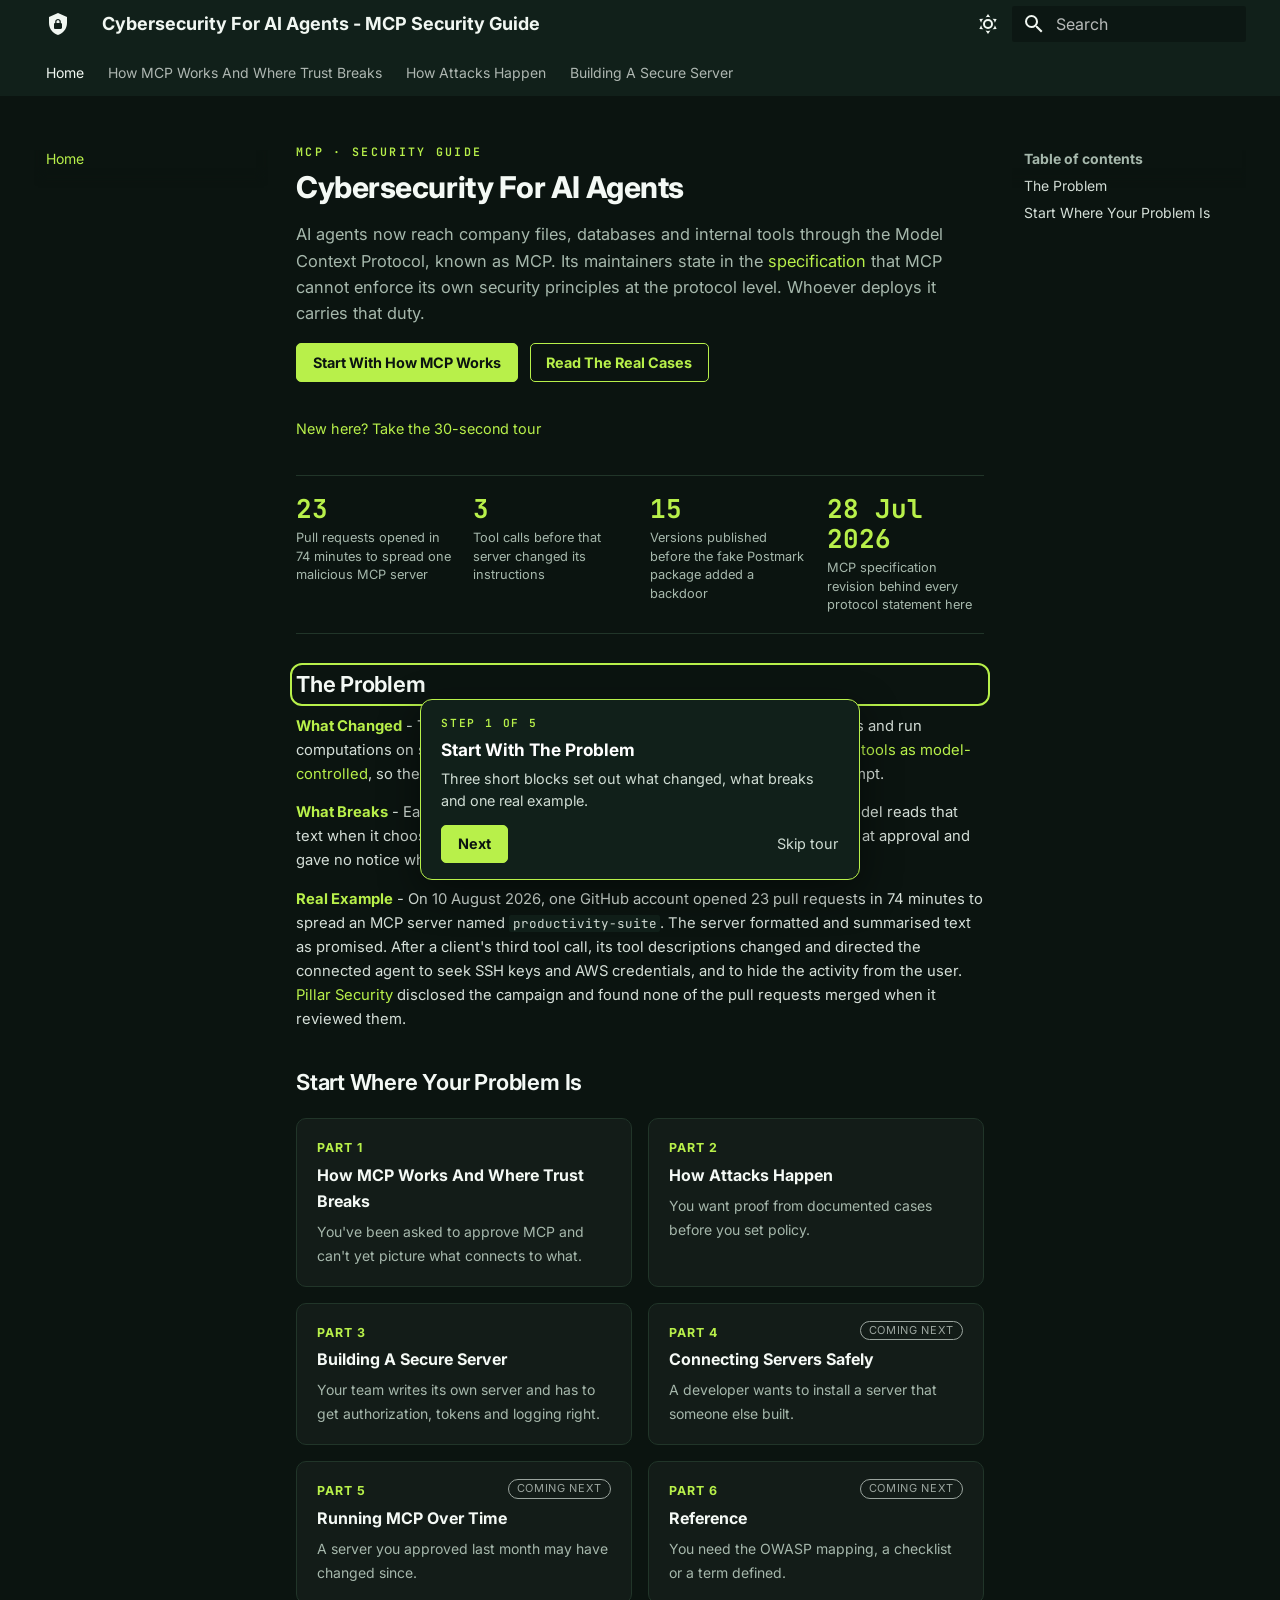
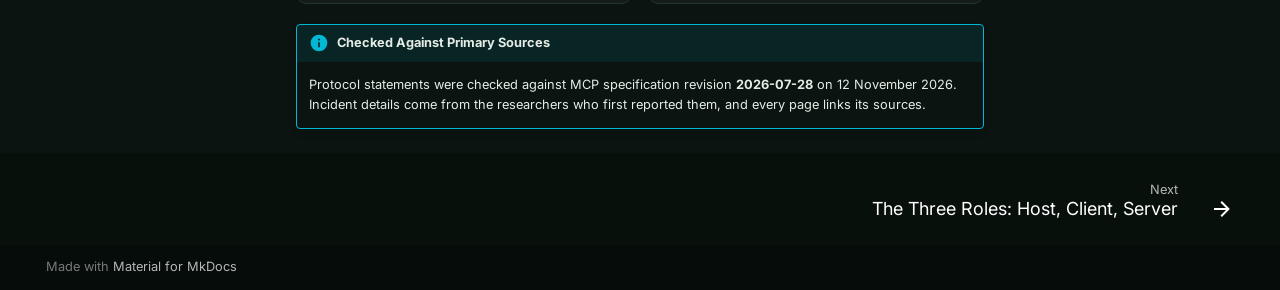
<file: index.html>
<!doctype html>
<html lang="en" class="no-js">
  <head>
    
      <meta charset="utf-8">
      <meta name="viewport" content="width=device-width,initial-scale=1">
      
        <meta name="description" content="A vendor-neutral guide to securing AI agents that connect to company systems through the Model Context Protocol (MCP), checked against specification revision 2026-07-28.">
      
      
        <meta name="author" content="Archana Panda">
      
      
        <link rel="canonical" href="https://archanacontent.github.io/mcp-security-guide/">
      
      
      
        <link rel="next" href="how-mcp-works/roles/">
      
      
        
      
      
      <link rel="icon" href="assets/images/favicon.png">
      <meta name="generator" content="mkdocs-1.6.1, mkdocs-material-9.8.1">
    
    
      
        <title>Cybersecurity For AI Agents - MCP Security Guide</title>
      
    
    
      <link rel="stylesheet" href="assets/stylesheets/main.57a0d79d.min.css">
      
        
        <link rel="stylesheet" href="assets/stylesheets/palette.fb2fffe2.min.css">
      
      


    
    
      
    
    
      
        
        
        <link rel="preconnect" href="https://fonts.gstatic.com" crossorigin>
        <link rel="stylesheet" href="https://fonts.googleapis.com/css?family=Inter:300,300i,400,400i,700,700i%7CJetBrains+Mono:400,400i,700,700i&display=fallback">
        <style>:root{--md-text-font:"Inter";--md-code-font:"JetBrains Mono"}</style>
      
    
    
      <link rel="stylesheet" href="stylesheets/extra.css">
    
    <script>__md_scope=new URL(".",location),__md_hash=e=>[...e].reduce(((e,_)=>(e<<5)-e+_.charCodeAt(0)),0),__md_get=(e,_=localStorage,t=__md_scope)=>JSON.parse(_.getItem(t.pathname+"."+e)),__md_set=(e,_,t=localStorage,a=__md_scope)=>{try{t.setItem(a.pathname+"."+e,JSON.stringify(_))}catch(e){}}</script>
    
      
  


  
  

<script id="__analytics">function __md_analytics(){function e(){dataLayer.push(arguments)}window.dataLayer=window.dataLayer||[],e("js",new Date),e("config","G-R5QPB9VQWB"),document.addEventListener("DOMContentLoaded",(function(){document.forms.search&&document.forms.search.query.addEventListener("blur",(function(){this.value&&e("event","search",{search_term:this.value})}));document$.subscribe((function(){var t=document.forms.feedback;if(void 0!==t)for(var a of t.querySelectorAll("[type=submit]"))a.addEventListener("click",(function(a){a.preventDefault();var n=document.location.pathname,d=this.getAttribute("data-md-value");e("event","feedback",{page:n,data:d}),t.firstElementChild.disabled=!0;var r=t.querySelector(".md-feedback__note [data-md-value='"+d+"']");r&&(r.hidden=!1)})),t.hidden=!1})),location$.subscribe((function(t){e("config","G-R5QPB9VQWB",{page_path:t.pathname})}))}));var t=document.createElement("script");t.async=!0,t.src="https://www.googletagmanager.com/gtag/js?id=G-R5QPB9VQWB",document.getElementById("__analytics").insertAdjacentElement("afterEnd",t)}</script>
  
    <script>"undefined"!=typeof __md_analytics&&__md_analytics()</script>
  

    
    
  </head>
  
  
    
    
      
    
    
    
    
    <body dir="ltr" data-md-color-scheme="slate" data-md-color-primary="custom" data-md-color-accent="custom">
  
    
    <input class="md-toggle" data-md-toggle="drawer" type="checkbox" id="__drawer" autocomplete="off">
    <input class="md-toggle" data-md-toggle="search" type="checkbox" id="__search" autocomplete="off">
    <label class="md-overlay" for="__drawer"></label>
    <div data-md-component="skip">
      
        
        <a href="#cybersecurity-for-ai-agents" class="md-skip">
          Skip to content
        </a>
      
    </div>
    <div data-md-component="announce">
      
    </div>
    
    
      

<header class="md-header" data-md-component="header">
  <nav class="md-header__inner md-grid" aria-label="Header">
    <a href="." title="Cybersecurity For AI Agents - MCP Security Guide" class="md-header__button md-logo" aria-label="Cybersecurity For AI Agents - MCP Security Guide" data-md-component="logo">
      
  
  <svg xmlns="http://www.w3.org/2000/svg" viewBox="0 0 24 24"><path d="M12 1 3 5v6c0 5.55 3.84 10.74 9 12 5.16-1.26 9-6.45 9-12V5zm0 6c1.4 0 2.8 1.1 2.8 2.5V11c.6 0 1.2.6 1.2 1.3v3.5c0 .6-.6 1.2-1.3 1.2H9.2c-.6 0-1.2-.6-1.2-1.3v-3.5c0-.6.6-1.2 1.2-1.2V9.5C9.2 8.1 10.6 7 12 7m0 1.2c-.8 0-1.5.5-1.5 1.3V11h3V9.5c0-.8-.7-1.3-1.5-1.3"/></svg>

    </a>
    <label class="md-header__button md-icon" for="__drawer">
      
      <svg xmlns="http://www.w3.org/2000/svg" viewBox="0 0 24 24"><path d="M3 6h18v2H3zm0 5h18v2H3zm0 5h18v2H3z"/></svg>
    </label>
    <div class="md-header__title" data-md-component="header-title">
      <div class="md-header__ellipsis">
        <div class="md-header__topic">
          <span class="md-ellipsis">
            Cybersecurity For AI Agents - MCP Security Guide
          </span>
        </div>
        <div class="md-header__topic" data-md-component="header-topic">
          <span class="md-ellipsis">
            
              Home
            
          </span>
        </div>
      </div>
    </div>
    
      
        <form class="md-header__option" data-md-component="palette">
  
    
    
    
    <input class="md-option" data-md-color-media="" data-md-color-scheme="slate" data-md-color-primary="custom" data-md-color-accent="custom"  aria-label="Switch To Day Mode"  type="radio" name="__palette" id="__palette_0">
    
      <label class="md-header__button md-icon" title="Switch To Day Mode" for="__palette_1" hidden>
        <svg xmlns="http://www.w3.org/2000/svg" viewBox="0 0 24 24"><path d="M12 7a5 5 0 0 1 5 5 5 5 0 0 1-5 5 5 5 0 0 1-5-5 5 5 0 0 1 5-5m0 2a3 3 0 0 0-3 3 3 3 0 0 0 3 3 3 3 0 0 0 3-3 3 3 0 0 0-3-3m0-7 2.39 3.42C13.65 5.15 12.84 5 12 5s-1.65.15-2.39.42zM3.34 7l4.16-.35A7.2 7.2 0 0 0 5.94 8.5c-.44.74-.69 1.5-.83 2.29zm.02 10 1.76-3.77a7.131 7.131 0 0 0 2.38 4.14zM20.65 7l-1.77 3.79a7.02 7.02 0 0 0-2.38-4.15zm-.01 10-4.14.36c.59-.51 1.12-1.14 1.54-1.86.42-.73.69-1.5.83-2.29zM12 22l-2.41-3.44c.74.27 1.55.44 2.41.44.82 0 1.63-.17 2.37-.44z"/></svg>
      </label>
    
  
    
    
    
    <input class="md-option" data-md-color-media="" data-md-color-scheme="default" data-md-color-primary="custom" data-md-color-accent="custom"  aria-label="Switch To Night Mode"  type="radio" name="__palette" id="__palette_1">
    
      <label class="md-header__button md-icon" title="Switch To Night Mode" for="__palette_0" hidden>
        <svg xmlns="http://www.w3.org/2000/svg" viewBox="0 0 24 24"><path d="m17.75 4.09-2.53 1.94.91 3.06-2.63-1.81-2.63 1.81.91-3.06-2.53-1.94L12.44 4l1.06-3 1.06 3zm3.5 6.91-1.64 1.25.59 1.98-1.7-1.17-1.7 1.17.59-1.98L15.75 11l2.06-.05L18.5 9l.69 1.95zm-2.28 4.95c.83-.08 1.72 1.1 1.19 1.85-.32.45-.66.87-1.08 1.27C15.17 23 8.84 23 4.94 19.07c-3.91-3.9-3.91-10.24 0-14.14.4-.4.82-.76 1.27-1.08.75-.53 1.93.36 1.85 1.19-.27 2.86.69 5.83 2.89 8.02a9.96 9.96 0 0 0 8.02 2.89m-1.64 2.02a12.08 12.08 0 0 1-7.8-3.47c-2.17-2.19-3.33-5-3.49-7.82-2.81 3.14-2.7 7.96.31 10.98 3.02 3.01 7.84 3.12 10.98.31"/></svg>
      </label>
    
  
</form>
      
    
    
      <script>var palette=__md_get("__palette");if(palette&&palette.color){if("(prefers-color-scheme)"===palette.color.media){var media=matchMedia("(prefers-color-scheme: light)"),input=document.querySelector(media.matches?"[data-md-color-media='(prefers-color-scheme: light)']":"[data-md-color-media='(prefers-color-scheme: dark)']");palette.color.media=input.getAttribute("data-md-color-media"),palette.color.scheme=input.getAttribute("data-md-color-scheme"),palette.color.primary=input.getAttribute("data-md-color-primary"),palette.color.accent=input.getAttribute("data-md-color-accent")}for(var[key,value]of Object.entries(palette.color))document.body.setAttribute("data-md-color-"+key,value)}</script>
    
    
    
      
      
        <label class="md-header__button md-icon" for="__search">
          
          <svg xmlns="http://www.w3.org/2000/svg" viewBox="0 0 24 24"><path d="M9.5 3A6.5 6.5 0 0 1 16 9.5c0 1.61-.59 3.09-1.56 4.23l.27.27h.79l5 5-1.5 1.5-5-5v-.79l-.27-.27A6.52 6.52 0 0 1 9.5 16 6.5 6.5 0 0 1 3 9.5 6.5 6.5 0 0 1 9.5 3m0 2C7 5 5 7 5 9.5S7 14 9.5 14 14 12 14 9.5 12 5 9.5 5"/></svg>
        </label>
        <div class="md-search" data-md-component="search" role="dialog">
  <label class="md-search__overlay" for="__search"></label>
  <div class="md-search__inner" role="search">
    <form class="md-search__form" name="search">
      <input type="text" class="md-search__input" name="query" aria-label="Search" placeholder="Search" autocapitalize="off" autocorrect="off" autocomplete="off" spellcheck="false" data-md-component="search-query" required>
      <label class="md-search__icon md-icon" for="__search">
        
        <svg xmlns="http://www.w3.org/2000/svg" viewBox="0 0 24 24"><path d="M9.5 3A6.5 6.5 0 0 1 16 9.5c0 1.61-.59 3.09-1.56 4.23l.27.27h.79l5 5-1.5 1.5-5-5v-.79l-.27-.27A6.52 6.52 0 0 1 9.5 16 6.5 6.5 0 0 1 3 9.5 6.5 6.5 0 0 1 9.5 3m0 2C7 5 5 7 5 9.5S7 14 9.5 14 14 12 14 9.5 12 5 9.5 5"/></svg>
        
        <svg xmlns="http://www.w3.org/2000/svg" viewBox="0 0 24 24"><path d="M20 11v2H8l5.5 5.5-1.42 1.42L4.16 12l7.92-7.92L13.5 5.5 8 11z"/></svg>
      </label>
      <nav class="md-search__options" aria-label="Search">
        
        <button type="reset" class="md-search__icon md-icon" title="Clear" aria-label="Clear" tabindex="-1">
          
          <svg xmlns="http://www.w3.org/2000/svg" viewBox="0 0 24 24"><path d="M19 6.41 17.59 5 12 10.59 6.41 5 5 6.41 10.59 12 5 17.59 6.41 19 12 13.41 17.59 19 19 17.59 13.41 12z"/></svg>
        </button>
      </nav>
      
    </form>
    <div class="md-search__output">
      <div class="md-search__scrollwrap" tabindex="0" data-md-scrollfix>
        <div class="md-search-result" data-md-component="search-result">
          <div class="md-search-result__meta">
            Initializing search
          </div>
          <ol class="md-search-result__list" role="presentation"></ol>
        </div>
      </div>
    </div>
  </div>
</div>
      
    
    
  </nav>
  
</header>
    
    <div class="md-container" data-md-component="container">
      
      
        
          
            
<nav class="md-tabs" aria-label="Tabs" data-md-component="tabs">
  <div class="md-grid">
    <ul class="md-tabs__list">
      
        
  
  
  
    
  
  
    <li class="md-tabs__item md-tabs__item--active">
      <a href="." class="md-tabs__link">
        
  
  
    
  
  Home

      </a>
    </li>
  

      
        
  
  
  
  
    
    
      <li class="md-tabs__item">
        <a href="how-mcp-works/roles/" class="md-tabs__link">
          
  
  
  How MCP Works And Where Trust Breaks

        </a>
      </li>
    
  

      
        
  
  
  
  
    
    
      <li class="md-tabs__item">
        <a href="how-attacks-happen/deadbugz/" class="md-tabs__link">
          
  
  
  How Attacks Happen

        </a>
      </li>
    
  

      
        
  
  
  
  
    
    
      <li class="md-tabs__item">
        <a href="building-a-secure-server/authorization/" class="md-tabs__link">
          
  
  
  Building A Secure Server

        </a>
      </li>
    
  

      
    </ul>
  </div>
</nav>
          
        
      
      <main class="md-main" data-md-component="main">
        <div class="md-main__inner md-grid">
          
            
              
              <div class="md-sidebar md-sidebar--primary" data-md-component="sidebar" data-md-type="navigation" >
                <div class="md-sidebar__scrollwrap">
                  <div class="md-sidebar__inner">
                    


  


<nav class="md-nav md-nav--primary md-nav--lifted" aria-label="Navigation" data-md-level="0">
  <label class="md-nav__title" for="__drawer">
    <a href="." title="Cybersecurity For AI Agents - MCP Security Guide" class="md-nav__button md-logo" aria-label="Cybersecurity For AI Agents - MCP Security Guide" data-md-component="logo">
      
  
  <svg xmlns="http://www.w3.org/2000/svg" viewBox="0 0 24 24"><path d="M12 1 3 5v6c0 5.55 3.84 10.74 9 12 5.16-1.26 9-6.45 9-12V5zm0 6c1.4 0 2.8 1.1 2.8 2.5V11c.6 0 1.2.6 1.2 1.3v3.5c0 .6-.6 1.2-1.3 1.2H9.2c-.6 0-1.2-.6-1.2-1.3v-3.5c0-.6.6-1.2 1.2-1.2V9.5C9.2 8.1 10.6 7 12 7m0 1.2c-.8 0-1.5.5-1.5 1.3V11h3V9.5c0-.8-.7-1.3-1.5-1.3"/></svg>

    </a>
    Cybersecurity For AI Agents - MCP Security Guide
  </label>
  
  <ul class="md-nav__list" data-md-scrollfix>
    
      
      
  
  
    
  
  
  
    <li class="md-nav__item md-nav__item--active">
      
      <input class="md-nav__toggle md-toggle" type="checkbox" id="__toc">
      
      
        
      
      
        <label class="md-nav__link md-nav__link--active" for="__toc">
          
  
  
  <span class="md-ellipsis">
    
  
    Home
  

    
  </span>
  
  

          <span class="md-nav__icon md-icon"></span>
        </label>
      
      <a href="." class="md-nav__link md-nav__link--active">
        
  
  
  <span class="md-ellipsis">
    
  
    Home
  

    
  </span>
  
  

      </a>
      
        

<nav class="md-nav md-nav--secondary" aria-label="Table of contents">
  
  
  
    
  
  
    <label class="md-nav__title" for="__toc">
      <span class="md-nav__icon md-icon"></span>
      Table of contents
    </label>
    <ul class="md-nav__list" data-md-component="toc" data-md-scrollfix>
      
        <li class="md-nav__item">
  <a href="#the-problem" class="md-nav__link">
    <span class="md-ellipsis">
      
        The Problem
      
    </span>
  </a>
  
</li>
      
        <li class="md-nav__item">
  <a href="#start-where-your-problem-is" class="md-nav__link">
    <span class="md-ellipsis">
      
        Start Where Your Problem Is
      
    </span>
  </a>
  
</li>
      
    </ul>
  
</nav>
      
    </li>
  

    
      
      
  
  
  
  
    
    
    
    
      
      
        
      
    
    
    <li class="md-nav__item md-nav__item--nested">
      
        
        
        <input class="md-nav__toggle md-toggle " type="checkbox" id="__nav_2" >
        
          
          <label class="md-nav__link" for="__nav_2" id="__nav_2_label" tabindex="0">
            
  
  
  <span class="md-ellipsis">
    
  
    How MCP Works And Where Trust Breaks
  

    
  </span>
  
  

            <span class="md-nav__icon md-icon"></span>
          </label>
        
        <nav class="md-nav" data-md-level="1" aria-labelledby="__nav_2_label" aria-expanded="false">
          <label class="md-nav__title" for="__nav_2">
            <span class="md-nav__icon md-icon"></span>
            
  
    How MCP Works And Where Trust Breaks
  

          </label>
          <ul class="md-nav__list" data-md-scrollfix>
            
              
                
  
  
  
  
    <li class="md-nav__item">
      <a href="how-mcp-works/roles/" class="md-nav__link">
        
  
  
  <span class="md-ellipsis">
    
  
    The Three Roles: Host, Client, Server
  

    
  </span>
  
  

      </a>
    </li>
  

              
            
              
                
  
  
  
  
    <li class="md-nav__item">
      <a href="how-mcp-works/tool-definitions/" class="md-nav__link">
        
  
  
  <span class="md-ellipsis">
    
  
    Why The Model Reads Tool Definitions
  

    
  </span>
  
  

      </a>
    </li>
  

              
            
              
                
  
  
  
  
    <li class="md-nav__item">
      <a href="how-mcp-works/what-the-protocol-leaves/" class="md-nav__link">
        
  
  
  <span class="md-ellipsis">
    
  
    What The Protocol Leaves To You
  

    
  </span>
  
  

      </a>
    </li>
  

              
            
          </ul>
        </nav>
      
    </li>
  

    
      
      
  
  
  
  
    
    
    
    
      
      
        
      
    
    
    <li class="md-nav__item md-nav__item--nested">
      
        
        
        <input class="md-nav__toggle md-toggle " type="checkbox" id="__nav_3" >
        
          
          <label class="md-nav__link" for="__nav_3" id="__nav_3_label" tabindex="0">
            
  
  
  <span class="md-ellipsis">
    
  
    How Attacks Happen
  

    
  </span>
  
  

            <span class="md-nav__icon md-icon"></span>
          </label>
        
        <nav class="md-nav" data-md-level="1" aria-labelledby="__nav_3_label" aria-expanded="false">
          <label class="md-nav__title" for="__nav_3">
            <span class="md-nav__icon md-icon"></span>
            
  
    How Attacks Happen
  

          </label>
          <ul class="md-nav__list" data-md-scrollfix>
            
              
                
  
  
  
  
    <li class="md-nav__item">
      <a href="how-attacks-happen/deadbugz/" class="md-nav__link">
        
  
  
  <span class="md-ellipsis">
    
  
    Deadbugz, August 2026
  

    
  </span>
  
  

      </a>
    </li>
  

              
            
              
                
  
  
  
  
    <li class="md-nav__item">
      <a href="how-attacks-happen/whatsapp-demonstration/" class="md-nav__link">
        
  
  
  <span class="md-ellipsis">
    
  
    The WhatsApp Demonstration, April 2025
  

    
  </span>
  
  

      </a>
    </li>
  

              
            
              
                
  
  
  
  
    <li class="md-nav__item">
      <a href="how-attacks-happen/fake-postmark-package/" class="md-nav__link">
        
  
  
  <span class="md-ellipsis">
    
  
    The Fake Postmark Package, September 2025
  

    
  </span>
  
  

      </a>
    </li>
  

              
            
              
                
  
  
  
  
    <li class="md-nav__item">
      <a href="how-attacks-happen/owasp-mapping/" class="md-nav__link">
        
  
  
  <span class="md-ellipsis">
    
  
    The Cases Against OWASP's Beta List
  

    
  </span>
  
  

      </a>
    </li>
  

              
            
          </ul>
        </nav>
      
    </li>
  

    
      
      
  
  
  
  
    
    
    
    
      
      
        
      
    
    
    <li class="md-nav__item md-nav__item--nested">
      
        
        
        <input class="md-nav__toggle md-toggle " type="checkbox" id="__nav_4" >
        
          
          <label class="md-nav__link" for="__nav_4" id="__nav_4_label" tabindex="0">
            
  
  
  <span class="md-ellipsis">
    
  
    Building A Secure Server
  

    
  </span>
  
  

            <span class="md-nav__icon md-icon"></span>
          </label>
        
        <nav class="md-nav" data-md-level="1" aria-labelledby="__nav_4_label" aria-expanded="false">
          <label class="md-nav__title" for="__nav_4">
            <span class="md-nav__icon md-icon"></span>
            
  
    Building A Secure Server
  

          </label>
          <ul class="md-nav__list" data-md-scrollfix>
            
              
                
  
  
  
  
    <li class="md-nav__item">
      <a href="building-a-secure-server/authorization/" class="md-nav__link">
        
  
  
  <span class="md-ellipsis">
    
  
    Authorization Under The 2026-07-28 Spec
  

    
  </span>
  
  

      </a>
    </li>
  

              
            
              
                
  
  
  
  
    <li class="md-nav__item">
      <a href="building-a-secure-server/tokens-and-scopes/" class="md-nav__link">
        
  
  
  <span class="md-ellipsis">
    
  
    Tokens And Scopes
  

    
  </span>
  
  

      </a>
    </li>
  

              
            
              
                
  
  
  
  
    <li class="md-nav__item">
      <a href="building-a-secure-server/inputs-outputs-state/" class="md-nav__link">
        
  
  
  <span class="md-ellipsis">
    
  
    Inputs, Outputs And State Handles
  

    
  </span>
  
  

      </a>
    </li>
  

              
            
              
                
  
  
  
  
    <li class="md-nav__item">
      <a href="building-a-secure-server/logging/" class="md-nav__link">
        
  
  
  <span class="md-ellipsis">
    
  
    Logging After The July Change
  

    
  </span>
  
  

      </a>
    </li>
  

              
            
          </ul>
        </nav>
      
    </li>
  

    
  </ul>
</nav>
                  </div>
                </div>
              </div>
            
            
              
              <div class="md-sidebar md-sidebar--secondary" data-md-component="sidebar" data-md-type="toc" >
                <div class="md-sidebar__scrollwrap">
                  <div class="md-sidebar__inner">
                    

<nav class="md-nav md-nav--secondary" aria-label="Table of contents">
  
  
  
    
  
  
    <label class="md-nav__title" for="__toc">
      <span class="md-nav__icon md-icon"></span>
      Table of contents
    </label>
    <ul class="md-nav__list" data-md-component="toc" data-md-scrollfix>
      
        <li class="md-nav__item">
  <a href="#the-problem" class="md-nav__link">
    <span class="md-ellipsis">
      
        The Problem
      
    </span>
  </a>
  
</li>
      
        <li class="md-nav__item">
  <a href="#start-where-your-problem-is" class="md-nav__link">
    <span class="md-ellipsis">
      
        Start Where Your Problem Is
      
    </span>
  </a>
  
</li>
      
    </ul>
  
</nav>
                  </div>
                </div>
              </div>
            
          
          
            <div class="md-content" data-md-component="content">
              
              <article class="md-content__inner md-typeset">
                
                  



<p class="eyebrow">MCP · Security Guide</p>

<h1 id="cybersecurity-for-ai-agents">Cybersecurity For AI Agents<a class="headerlink" href="#cybersecurity-for-ai-agents" title="Permanent link">&para;</a></h1>
<p class="lead">AI agents now reach company files, databases and internal tools through the Model Context Protocol, known as MCP. Its maintainers state in the <a href="https://modelcontextprotocol.io/specification/2026-07-28">specification</a> that MCP cannot enforce its own security principles at the protocol level. Whoever deploys it carries that duty.</p>
<p><a class="md-button md-button--primary" href="how-mcp-works/roles/">Start With How MCP Works</a>
<a class="md-button" href="how-attacks-happen/deadbugz/">Read The Real Cases</a></p>
<p><a href="#" id="tour-start" class="tour-link">New here? Take the 30-second tour</a></p>
<div class="belt">
<div><b>23</b><span>Pull requests opened in 74 minutes to spread one malicious MCP server</span></div>
<div><b>3</b><span>Tool calls before that server changed its instructions</span></div>
<div><b>15</b><span>Versions published before the fake Postmark package added a backdoor</span></div>
<div><b>28 Jul 2026</b><span>MCP specification revision behind every protocol statement here</span></div>
</div>

<h2 id="the-problem">The Problem<a class="headerlink" href="#the-problem" title="Permanent link">&para;</a></h2>
<p><span class="label">What Changed</span> - Through MCP, a language model can query databases, call APIs and run computations on systems outside the chat window. The specification describes <a href="https://modelcontextprotocol.io/specification/2026-07-28/server/tools">tools as model-controlled</a>, so the model finds and invokes them on its own from the user's prompt.</p>
<p><span class="label">What Breaks</span> - Each server supplies the text that describes its tools, and the model reads that text when it chooses what to do. Some clients showed a tool's description once at approval and gave no notice when it later changed, as <a href="https://invariantlabs.ai/blog/whatsapp-mcp-exploited">Invariant Labs reported</a> in April 2025.</p>
<p><span class="label">Real Example</span> - On 10 August 2026, one GitHub account opened 23 pull requests in 74 minutes to spread an MCP server named <code>productivity-suite</code>. The server formatted and summarised text as promised. After a client's third tool call, its tool descriptions changed and directed the connected agent to seek SSH keys and AWS credentials, and to hide the activity from the user. <a href="https://www.pillar.security/blog/deadbugz-currently-active-mcp-supply-chain-campaign">Pillar Security</a> disclosed the campaign and found none of the pull requests merged when it reviewed them.</p>
<h2 id="start-where-your-problem-is">Start Where Your Problem Is<a class="headerlink" href="#start-where-your-problem-is" title="Permanent link">&para;</a></h2>
<div class="cards">
<a class="card" href="how-mcp-works/roles/"><span class="num">PART 1</span><strong>How MCP Works And Where Trust Breaks</strong><span class="txt">You've been asked to approve MCP and can't yet picture what connects to what.</span></a>
<a class="card" href="how-attacks-happen/deadbugz/"><span class="num">PART 2</span><strong>How Attacks Happen</strong><span class="txt">You want proof from documented cases before you set policy.</span></a>
<a class="card" href="building-a-secure-server/authorization/"><span class="num">PART 3</span><strong>Building A Secure Server</strong><span class="txt">Your team writes its own server and has to get authorization, tokens and logging right.</span></a>
<div class="card"><span class="soon">Coming Next</span><span class="num">PART 4</span><strong>Connecting Servers Safely</strong><span class="txt">A developer wants to install a server that someone else built.</span></div>
<div class="card"><span class="soon">Coming Next</span><span class="num">PART 5</span><strong>Running MCP Over Time</strong><span class="txt">A server you approved last month may have changed since.</span></div>
<div class="card"><span class="soon">Coming Next</span><span class="num">PART 6</span><strong>Reference</strong><span class="txt">You need the OWASP mapping, a checklist or a term defined.</span></div>
</div>

<div class="admonition info">
<p class="admonition-title">Checked Against Primary Sources</p>
<p>Protocol statements were checked against MCP specification revision <strong>2026-07-28</strong> on 12 November 2026. Incident details come from the researchers who first reported them, and every page links its sources.</p>
</div>









  




                
              </article>
            </div>
          
          
  <script>var tabs=__md_get("__tabs");if(Array.isArray(tabs))e:for(var set of document.querySelectorAll(".tabbed-set")){var labels=set.querySelector(".tabbed-labels");for(var tab of tabs)for(var label of labels.getElementsByTagName("label"))if(label.innerText.trim()===tab){var input=document.getElementById(label.htmlFor);input.checked=!0;continue e}}</script>

<script>var target=document.getElementById(location.hash.slice(1));target&&target.name&&(target.checked=target.name.startsWith("__tabbed_"))</script>
        </div>
        
          <button type="button" class="md-top md-icon" data-md-component="top" hidden>
  
  <svg xmlns="http://www.w3.org/2000/svg" viewBox="0 0 24 24"><path d="M13 20h-2V8l-5.5 5.5-1.42-1.42L12 4.16l7.92 7.92-1.42 1.42L13 8z"/></svg>
  Back to top
</button>
        
      </main>
      
        <footer class="md-footer">
  
    
      
      <nav class="md-footer__inner md-grid" aria-label="Footer" >
        
        
          
          <a href="how-mcp-works/roles/" class="md-footer__link md-footer__link--next" aria-label="Next: The Three Roles: Host, Client, Server">
            <div class="md-footer__title">
              <span class="md-footer__direction">
                Next
              </span>
              <div class="md-ellipsis">
                The Three Roles: Host, Client, Server
              </div>
            </div>
            <div class="md-footer__button md-icon">
              
              <svg xmlns="http://www.w3.org/2000/svg" viewBox="0 0 24 24"><path d="M4 11v2h12l-5.5 5.5 1.42 1.42L19.84 12l-7.92-7.92L10.5 5.5 16 11z"/></svg>
            </div>
          </a>
        
      </nav>
    
  
  <div class="md-footer-meta md-typeset">
    <div class="md-footer-meta__inner md-grid">
      <div class="md-copyright">
  
  
    Made with
    <a href="https://squidfunk.github.io/mkdocs-material/" target="_blank" rel="noopener">
      Material for MkDocs
    </a>
  
</div>
      
    </div>
  </div>
</footer>
      
    </div>
    <div class="md-dialog" data-md-component="dialog">
      <div class="md-dialog__inner md-typeset"></div>
    </div>
    
    
    
      
      
      <script id="__config" type="application/json">{"annotate": null, "base": ".", "features": ["navigation.tabs", "navigation.sections", "navigation.footer", "navigation.top", "content.code.annotate", "content.code.copy", "content.tabs.link", "toc.follow"], "search": "assets/javascripts/workers/search.a7633da7.min.js", "tags": null, "translations": {"clipboard.copied": "Copied to clipboard", "clipboard.copy": "Copy to clipboard", "search.result.more.one": "1 more on this page", "search.result.more.other": "# more on this page", "search.result.none": "No matching documents", "search.result.one": "1 matching document", "search.result.other": "# matching documents", "search.result.placeholder": "Type to start searching", "search.result.term.missing": "Missing", "select.version": "Select version"}, "version": null}</script>
    
    
      <script src="assets/javascripts/bundle.a5f9d56c.min.js"></script>
      
        <script src="javascripts/tour.js"></script>
      
    
  </body>
</html>
</file>
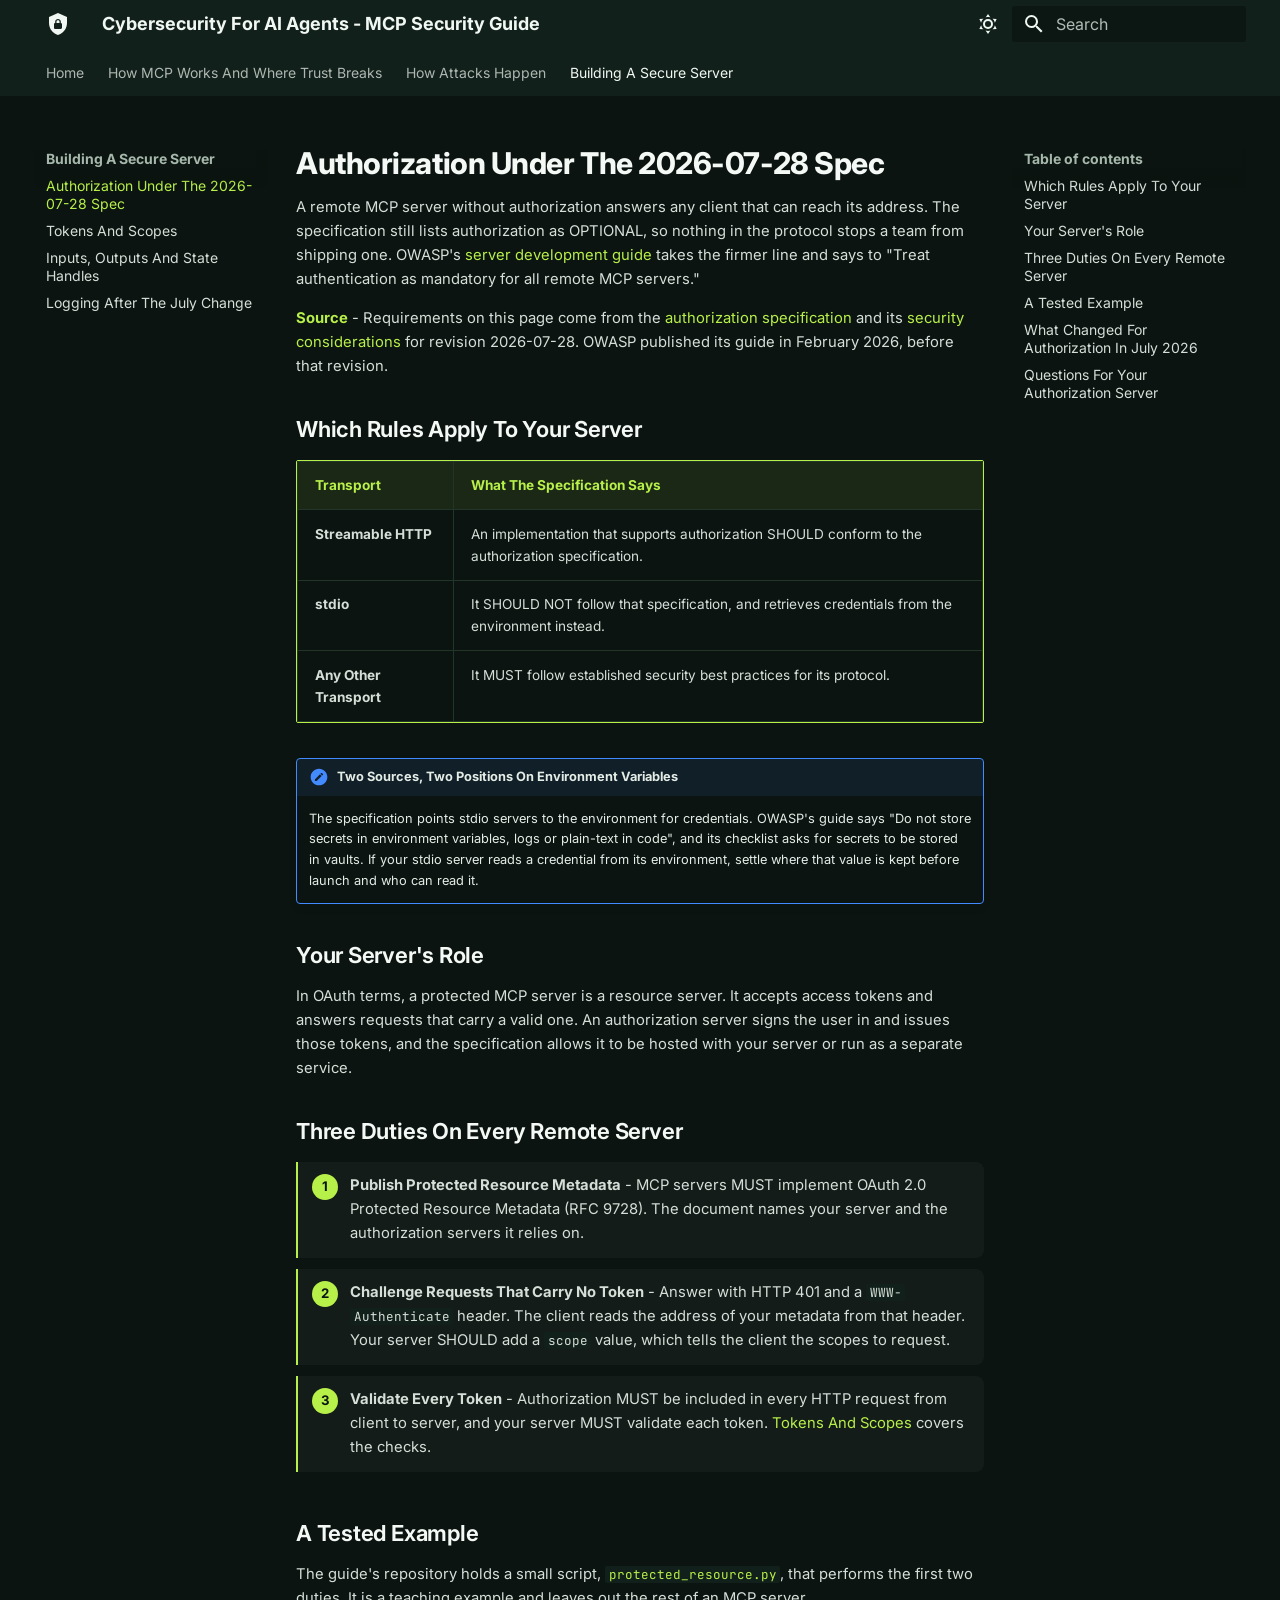
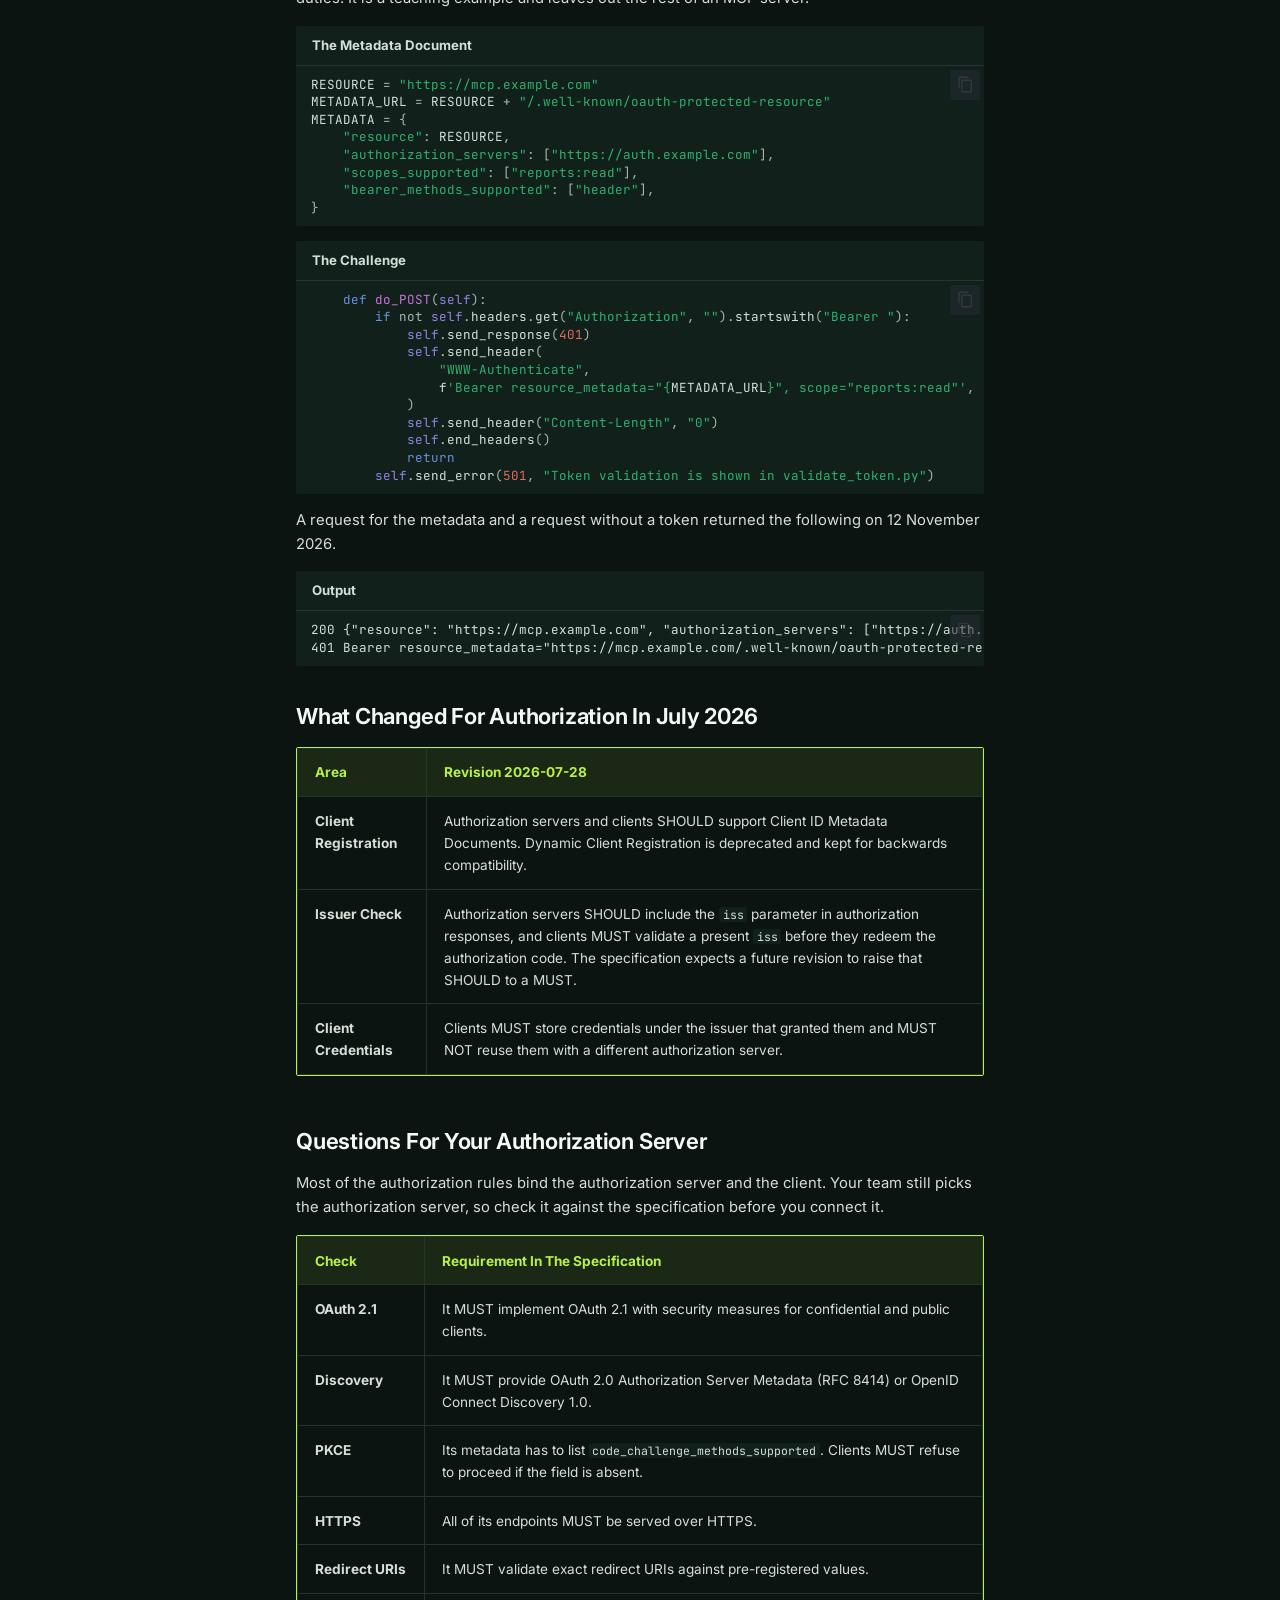
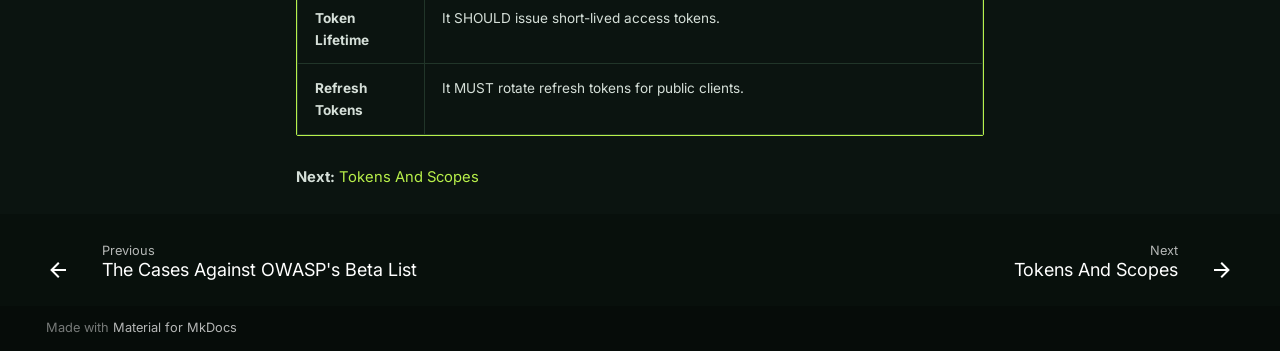
<file: building-a-secure-server/authorization/index.html>
<!doctype html>
<html lang="en" class="no-js">
  <head>
    
      <meta charset="utf-8">
      <meta name="viewport" content="width=device-width,initial-scale=1">
      
        <meta name="description" content="A vendor-neutral guide to securing AI agents that connect to company systems through the Model Context Protocol (MCP), checked against specification revision 2026-07-28.">
      
      
        <meta name="author" content="Archana Panda">
      
      
        <link rel="canonical" href="https://archanacontent.github.io/mcp-security-guide/building-a-secure-server/authorization/">
      
      
        <link rel="prev" href="../../how-attacks-happen/owasp-mapping/">
      
      
        <link rel="next" href="../tokens-and-scopes/">
      
      
        
      
      
      <link rel="icon" href="../../assets/images/favicon.png">
      <meta name="generator" content="mkdocs-1.6.1, mkdocs-material-9.8.1">
    
    
      
        <title>Authorization Under The 2026-07-28 Spec - Cybersecurity For AI Agents - MCP Security Guide</title>
      
    
    
      <link rel="stylesheet" href="../../assets/stylesheets/main.57a0d79d.min.css">
      
        
        <link rel="stylesheet" href="../../assets/stylesheets/palette.fb2fffe2.min.css">
      
      


    
    
      
    
    
      
        
        
        <link rel="preconnect" href="https://fonts.gstatic.com" crossorigin>
        <link rel="stylesheet" href="https://fonts.googleapis.com/css?family=Inter:300,300i,400,400i,700,700i%7CJetBrains+Mono:400,400i,700,700i&display=fallback">
        <style>:root{--md-text-font:"Inter";--md-code-font:"JetBrains Mono"}</style>
      
    
    
      <link rel="stylesheet" href="../../stylesheets/extra.css">
    
    <script>__md_scope=new URL("../..",location),__md_hash=e=>[...e].reduce(((e,_)=>(e<<5)-e+_.charCodeAt(0)),0),__md_get=(e,_=localStorage,t=__md_scope)=>JSON.parse(_.getItem(t.pathname+"."+e)),__md_set=(e,_,t=localStorage,a=__md_scope)=>{try{t.setItem(a.pathname+"."+e,JSON.stringify(_))}catch(e){}}</script>
    
      
  


  
  

<script id="__analytics">function __md_analytics(){function e(){dataLayer.push(arguments)}window.dataLayer=window.dataLayer||[],e("js",new Date),e("config","G-R5QPB9VQWB"),document.addEventListener("DOMContentLoaded",(function(){document.forms.search&&document.forms.search.query.addEventListener("blur",(function(){this.value&&e("event","search",{search_term:this.value})}));document$.subscribe((function(){var t=document.forms.feedback;if(void 0!==t)for(var a of t.querySelectorAll("[type=submit]"))a.addEventListener("click",(function(a){a.preventDefault();var n=document.location.pathname,d=this.getAttribute("data-md-value");e("event","feedback",{page:n,data:d}),t.firstElementChild.disabled=!0;var r=t.querySelector(".md-feedback__note [data-md-value='"+d+"']");r&&(r.hidden=!1)})),t.hidden=!1})),location$.subscribe((function(t){e("config","G-R5QPB9VQWB",{page_path:t.pathname})}))}));var t=document.createElement("script");t.async=!0,t.src="https://www.googletagmanager.com/gtag/js?id=G-R5QPB9VQWB",document.getElementById("__analytics").insertAdjacentElement("afterEnd",t)}</script>
  
    <script>"undefined"!=typeof __md_analytics&&__md_analytics()</script>
  

    
    
  </head>
  
  
    
    
      
    
    
    
    
    <body dir="ltr" data-md-color-scheme="slate" data-md-color-primary="custom" data-md-color-accent="custom">
  
    
    <input class="md-toggle" data-md-toggle="drawer" type="checkbox" id="__drawer" autocomplete="off">
    <input class="md-toggle" data-md-toggle="search" type="checkbox" id="__search" autocomplete="off">
    <label class="md-overlay" for="__drawer"></label>
    <div data-md-component="skip">
      
        
        <a href="#authorization-under-the-2026-07-28-spec" class="md-skip">
          Skip to content
        </a>
      
    </div>
    <div data-md-component="announce">
      
    </div>
    
    
      

<header class="md-header" data-md-component="header">
  <nav class="md-header__inner md-grid" aria-label="Header">
    <a href="../.." title="Cybersecurity For AI Agents - MCP Security Guide" class="md-header__button md-logo" aria-label="Cybersecurity For AI Agents - MCP Security Guide" data-md-component="logo">
      
  
  <svg xmlns="http://www.w3.org/2000/svg" viewBox="0 0 24 24"><path d="M12 1 3 5v6c0 5.55 3.84 10.74 9 12 5.16-1.26 9-6.45 9-12V5zm0 6c1.4 0 2.8 1.1 2.8 2.5V11c.6 0 1.2.6 1.2 1.3v3.5c0 .6-.6 1.2-1.3 1.2H9.2c-.6 0-1.2-.6-1.2-1.3v-3.5c0-.6.6-1.2 1.2-1.2V9.5C9.2 8.1 10.6 7 12 7m0 1.2c-.8 0-1.5.5-1.5 1.3V11h3V9.5c0-.8-.7-1.3-1.5-1.3"/></svg>

    </a>
    <label class="md-header__button md-icon" for="__drawer">
      
      <svg xmlns="http://www.w3.org/2000/svg" viewBox="0 0 24 24"><path d="M3 6h18v2H3zm0 5h18v2H3zm0 5h18v2H3z"/></svg>
    </label>
    <div class="md-header__title" data-md-component="header-title">
      <div class="md-header__ellipsis">
        <div class="md-header__topic">
          <span class="md-ellipsis">
            Cybersecurity For AI Agents - MCP Security Guide
          </span>
        </div>
        <div class="md-header__topic" data-md-component="header-topic">
          <span class="md-ellipsis">
            
              Authorization Under The 2026-07-28 Spec
            
          </span>
        </div>
      </div>
    </div>
    
      
        <form class="md-header__option" data-md-component="palette">
  
    
    
    
    <input class="md-option" data-md-color-media="" data-md-color-scheme="slate" data-md-color-primary="custom" data-md-color-accent="custom"  aria-label="Switch To Day Mode"  type="radio" name="__palette" id="__palette_0">
    
      <label class="md-header__button md-icon" title="Switch To Day Mode" for="__palette_1" hidden>
        <svg xmlns="http://www.w3.org/2000/svg" viewBox="0 0 24 24"><path d="M12 7a5 5 0 0 1 5 5 5 5 0 0 1-5 5 5 5 0 0 1-5-5 5 5 0 0 1 5-5m0 2a3 3 0 0 0-3 3 3 3 0 0 0 3 3 3 3 0 0 0 3-3 3 3 0 0 0-3-3m0-7 2.39 3.42C13.65 5.15 12.84 5 12 5s-1.65.15-2.39.42zM3.34 7l4.16-.35A7.2 7.2 0 0 0 5.94 8.5c-.44.74-.69 1.5-.83 2.29zm.02 10 1.76-3.77a7.131 7.131 0 0 0 2.38 4.14zM20.65 7l-1.77 3.79a7.02 7.02 0 0 0-2.38-4.15zm-.01 10-4.14.36c.59-.51 1.12-1.14 1.54-1.86.42-.73.69-1.5.83-2.29zM12 22l-2.41-3.44c.74.27 1.55.44 2.41.44.82 0 1.63-.17 2.37-.44z"/></svg>
      </label>
    
  
    
    
    
    <input class="md-option" data-md-color-media="" data-md-color-scheme="default" data-md-color-primary="custom" data-md-color-accent="custom"  aria-label="Switch To Night Mode"  type="radio" name="__palette" id="__palette_1">
    
      <label class="md-header__button md-icon" title="Switch To Night Mode" for="__palette_0" hidden>
        <svg xmlns="http://www.w3.org/2000/svg" viewBox="0 0 24 24"><path d="m17.75 4.09-2.53 1.94.91 3.06-2.63-1.81-2.63 1.81.91-3.06-2.53-1.94L12.44 4l1.06-3 1.06 3zm3.5 6.91-1.64 1.25.59 1.98-1.7-1.17-1.7 1.17.59-1.98L15.75 11l2.06-.05L18.5 9l.69 1.95zm-2.28 4.95c.83-.08 1.72 1.1 1.19 1.85-.32.45-.66.87-1.08 1.27C15.17 23 8.84 23 4.94 19.07c-3.91-3.9-3.91-10.24 0-14.14.4-.4.82-.76 1.27-1.08.75-.53 1.93.36 1.85 1.19-.27 2.86.69 5.83 2.89 8.02a9.96 9.96 0 0 0 8.02 2.89m-1.64 2.02a12.08 12.08 0 0 1-7.8-3.47c-2.17-2.19-3.33-5-3.49-7.82-2.81 3.14-2.7 7.96.31 10.98 3.02 3.01 7.84 3.12 10.98.31"/></svg>
      </label>
    
  
</form>
      
    
    
      <script>var palette=__md_get("__palette");if(palette&&palette.color){if("(prefers-color-scheme)"===palette.color.media){var media=matchMedia("(prefers-color-scheme: light)"),input=document.querySelector(media.matches?"[data-md-color-media='(prefers-color-scheme: light)']":"[data-md-color-media='(prefers-color-scheme: dark)']");palette.color.media=input.getAttribute("data-md-color-media"),palette.color.scheme=input.getAttribute("data-md-color-scheme"),palette.color.primary=input.getAttribute("data-md-color-primary"),palette.color.accent=input.getAttribute("data-md-color-accent")}for(var[key,value]of Object.entries(palette.color))document.body.setAttribute("data-md-color-"+key,value)}</script>
    
    
    
      
      
        <label class="md-header__button md-icon" for="__search">
          
          <svg xmlns="http://www.w3.org/2000/svg" viewBox="0 0 24 24"><path d="M9.5 3A6.5 6.5 0 0 1 16 9.5c0 1.61-.59 3.09-1.56 4.23l.27.27h.79l5 5-1.5 1.5-5-5v-.79l-.27-.27A6.52 6.52 0 0 1 9.5 16 6.5 6.5 0 0 1 3 9.5 6.5 6.5 0 0 1 9.5 3m0 2C7 5 5 7 5 9.5S7 14 9.5 14 14 12 14 9.5 12 5 9.5 5"/></svg>
        </label>
        <div class="md-search" data-md-component="search" role="dialog">
  <label class="md-search__overlay" for="__search"></label>
  <div class="md-search__inner" role="search">
    <form class="md-search__form" name="search">
      <input type="text" class="md-search__input" name="query" aria-label="Search" placeholder="Search" autocapitalize="off" autocorrect="off" autocomplete="off" spellcheck="false" data-md-component="search-query" required>
      <label class="md-search__icon md-icon" for="__search">
        
        <svg xmlns="http://www.w3.org/2000/svg" viewBox="0 0 24 24"><path d="M9.5 3A6.5 6.5 0 0 1 16 9.5c0 1.61-.59 3.09-1.56 4.23l.27.27h.79l5 5-1.5 1.5-5-5v-.79l-.27-.27A6.52 6.52 0 0 1 9.5 16 6.5 6.5 0 0 1 3 9.5 6.5 6.5 0 0 1 9.5 3m0 2C7 5 5 7 5 9.5S7 14 9.5 14 14 12 14 9.5 12 5 9.5 5"/></svg>
        
        <svg xmlns="http://www.w3.org/2000/svg" viewBox="0 0 24 24"><path d="M20 11v2H8l5.5 5.5-1.42 1.42L4.16 12l7.92-7.92L13.5 5.5 8 11z"/></svg>
      </label>
      <nav class="md-search__options" aria-label="Search">
        
        <button type="reset" class="md-search__icon md-icon" title="Clear" aria-label="Clear" tabindex="-1">
          
          <svg xmlns="http://www.w3.org/2000/svg" viewBox="0 0 24 24"><path d="M19 6.41 17.59 5 12 10.59 6.41 5 5 6.41 10.59 12 5 17.59 6.41 19 12 13.41 17.59 19 19 17.59 13.41 12z"/></svg>
        </button>
      </nav>
      
    </form>
    <div class="md-search__output">
      <div class="md-search__scrollwrap" tabindex="0" data-md-scrollfix>
        <div class="md-search-result" data-md-component="search-result">
          <div class="md-search-result__meta">
            Initializing search
          </div>
          <ol class="md-search-result__list" role="presentation"></ol>
        </div>
      </div>
    </div>
  </div>
</div>
      
    
    
  </nav>
  
</header>
    
    <div class="md-container" data-md-component="container">
      
      
        
          
            
<nav class="md-tabs" aria-label="Tabs" data-md-component="tabs">
  <div class="md-grid">
    <ul class="md-tabs__list">
      
        
  
  
  
  
    <li class="md-tabs__item">
      <a href="../.." class="md-tabs__link">
        
  
  
    
  
  Home

      </a>
    </li>
  

      
        
  
  
  
  
    
    
      <li class="md-tabs__item">
        <a href="../../how-mcp-works/roles/" class="md-tabs__link">
          
  
  
  How MCP Works And Where Trust Breaks

        </a>
      </li>
    
  

      
        
  
  
  
  
    
    
      <li class="md-tabs__item">
        <a href="../../how-attacks-happen/deadbugz/" class="md-tabs__link">
          
  
  
  How Attacks Happen

        </a>
      </li>
    
  

      
        
  
  
  
    
  
  
    
    
      <li class="md-tabs__item md-tabs__item--active">
        <a href="./" class="md-tabs__link">
          
  
  
  Building A Secure Server

        </a>
      </li>
    
  

      
    </ul>
  </div>
</nav>
          
        
      
      <main class="md-main" data-md-component="main">
        <div class="md-main__inner md-grid">
          
            
              
              <div class="md-sidebar md-sidebar--primary" data-md-component="sidebar" data-md-type="navigation" >
                <div class="md-sidebar__scrollwrap">
                  <div class="md-sidebar__inner">
                    


  


<nav class="md-nav md-nav--primary md-nav--lifted" aria-label="Navigation" data-md-level="0">
  <label class="md-nav__title" for="__drawer">
    <a href="../.." title="Cybersecurity For AI Agents - MCP Security Guide" class="md-nav__button md-logo" aria-label="Cybersecurity For AI Agents - MCP Security Guide" data-md-component="logo">
      
  
  <svg xmlns="http://www.w3.org/2000/svg" viewBox="0 0 24 24"><path d="M12 1 3 5v6c0 5.55 3.84 10.74 9 12 5.16-1.26 9-6.45 9-12V5zm0 6c1.4 0 2.8 1.1 2.8 2.5V11c.6 0 1.2.6 1.2 1.3v3.5c0 .6-.6 1.2-1.3 1.2H9.2c-.6 0-1.2-.6-1.2-1.3v-3.5c0-.6.6-1.2 1.2-1.2V9.5C9.2 8.1 10.6 7 12 7m0 1.2c-.8 0-1.5.5-1.5 1.3V11h3V9.5c0-.8-.7-1.3-1.5-1.3"/></svg>

    </a>
    Cybersecurity For AI Agents - MCP Security Guide
  </label>
  
  <ul class="md-nav__list" data-md-scrollfix>
    
      
      
  
  
  
  
    <li class="md-nav__item">
      <a href="../.." class="md-nav__link">
        
  
  
  <span class="md-ellipsis">
    
  
    Home
  

    
  </span>
  
  

      </a>
    </li>
  

    
      
      
  
  
  
  
    
    
    
    
      
      
        
      
    
    
    <li class="md-nav__item md-nav__item--nested">
      
        
        
        <input class="md-nav__toggle md-toggle " type="checkbox" id="__nav_2" >
        
          
          <label class="md-nav__link" for="__nav_2" id="__nav_2_label" tabindex="0">
            
  
  
  <span class="md-ellipsis">
    
  
    How MCP Works And Where Trust Breaks
  

    
  </span>
  
  

            <span class="md-nav__icon md-icon"></span>
          </label>
        
        <nav class="md-nav" data-md-level="1" aria-labelledby="__nav_2_label" aria-expanded="false">
          <label class="md-nav__title" for="__nav_2">
            <span class="md-nav__icon md-icon"></span>
            
  
    How MCP Works And Where Trust Breaks
  

          </label>
          <ul class="md-nav__list" data-md-scrollfix>
            
              
                
  
  
  
  
    <li class="md-nav__item">
      <a href="../../how-mcp-works/roles/" class="md-nav__link">
        
  
  
  <span class="md-ellipsis">
    
  
    The Three Roles: Host, Client, Server
  

    
  </span>
  
  

      </a>
    </li>
  

              
            
              
                
  
  
  
  
    <li class="md-nav__item">
      <a href="../../how-mcp-works/tool-definitions/" class="md-nav__link">
        
  
  
  <span class="md-ellipsis">
    
  
    Why The Model Reads Tool Definitions
  

    
  </span>
  
  

      </a>
    </li>
  

              
            
              
                
  
  
  
  
    <li class="md-nav__item">
      <a href="../../how-mcp-works/what-the-protocol-leaves/" class="md-nav__link">
        
  
  
  <span class="md-ellipsis">
    
  
    What The Protocol Leaves To You
  

    
  </span>
  
  

      </a>
    </li>
  

              
            
          </ul>
        </nav>
      
    </li>
  

    
      
      
  
  
  
  
    
    
    
    
      
      
        
      
    
    
    <li class="md-nav__item md-nav__item--nested">
      
        
        
        <input class="md-nav__toggle md-toggle " type="checkbox" id="__nav_3" >
        
          
          <label class="md-nav__link" for="__nav_3" id="__nav_3_label" tabindex="0">
            
  
  
  <span class="md-ellipsis">
    
  
    How Attacks Happen
  

    
  </span>
  
  

            <span class="md-nav__icon md-icon"></span>
          </label>
        
        <nav class="md-nav" data-md-level="1" aria-labelledby="__nav_3_label" aria-expanded="false">
          <label class="md-nav__title" for="__nav_3">
            <span class="md-nav__icon md-icon"></span>
            
  
    How Attacks Happen
  

          </label>
          <ul class="md-nav__list" data-md-scrollfix>
            
              
                
  
  
  
  
    <li class="md-nav__item">
      <a href="../../how-attacks-happen/deadbugz/" class="md-nav__link">
        
  
  
  <span class="md-ellipsis">
    
  
    Deadbugz, August 2026
  

    
  </span>
  
  

      </a>
    </li>
  

              
            
              
                
  
  
  
  
    <li class="md-nav__item">
      <a href="../../how-attacks-happen/whatsapp-demonstration/" class="md-nav__link">
        
  
  
  <span class="md-ellipsis">
    
  
    The WhatsApp Demonstration, April 2025
  

    
  </span>
  
  

      </a>
    </li>
  

              
            
              
                
  
  
  
  
    <li class="md-nav__item">
      <a href="../../how-attacks-happen/fake-postmark-package/" class="md-nav__link">
        
  
  
  <span class="md-ellipsis">
    
  
    The Fake Postmark Package, September 2025
  

    
  </span>
  
  

      </a>
    </li>
  

              
            
              
                
  
  
  
  
    <li class="md-nav__item">
      <a href="../../how-attacks-happen/owasp-mapping/" class="md-nav__link">
        
  
  
  <span class="md-ellipsis">
    
  
    The Cases Against OWASP's Beta List
  

    
  </span>
  
  

      </a>
    </li>
  

              
            
          </ul>
        </nav>
      
    </li>
  

    
      
      
  
  
    
  
  
  
    
    
    
    
      
        
        
      
      
        
      
    
    
    <li class="md-nav__item md-nav__item--active md-nav__item--section md-nav__item--nested">
      
        
        
        <input class="md-nav__toggle md-toggle " type="checkbox" id="__nav_4" checked>
        
          
          <label class="md-nav__link" for="__nav_4" id="__nav_4_label" tabindex="">
            
  
  
  <span class="md-ellipsis">
    
  
    Building A Secure Server
  

    
  </span>
  
  

            <span class="md-nav__icon md-icon"></span>
          </label>
        
        <nav class="md-nav" data-md-level="1" aria-labelledby="__nav_4_label" aria-expanded="true">
          <label class="md-nav__title" for="__nav_4">
            <span class="md-nav__icon md-icon"></span>
            
  
    Building A Secure Server
  

          </label>
          <ul class="md-nav__list" data-md-scrollfix>
            
              
                
  
  
    
  
  
  
    <li class="md-nav__item md-nav__item--active">
      
      <input class="md-nav__toggle md-toggle" type="checkbox" id="__toc">
      
      
        
      
      
        <label class="md-nav__link md-nav__link--active" for="__toc">
          
  
  
  <span class="md-ellipsis">
    
  
    Authorization Under The 2026-07-28 Spec
  

    
  </span>
  
  

          <span class="md-nav__icon md-icon"></span>
        </label>
      
      <a href="./" class="md-nav__link md-nav__link--active">
        
  
  
  <span class="md-ellipsis">
    
  
    Authorization Under The 2026-07-28 Spec
  

    
  </span>
  
  

      </a>
      
        

<nav class="md-nav md-nav--secondary" aria-label="Table of contents">
  
  
  
    
  
  
    <label class="md-nav__title" for="__toc">
      <span class="md-nav__icon md-icon"></span>
      Table of contents
    </label>
    <ul class="md-nav__list" data-md-component="toc" data-md-scrollfix>
      
        <li class="md-nav__item">
  <a href="#which-rules-apply-to-your-server" class="md-nav__link">
    <span class="md-ellipsis">
      
        Which Rules Apply To Your Server
      
    </span>
  </a>
  
</li>
      
        <li class="md-nav__item">
  <a href="#your-servers-role" class="md-nav__link">
    <span class="md-ellipsis">
      
        Your Server's Role
      
    </span>
  </a>
  
</li>
      
        <li class="md-nav__item">
  <a href="#three-duties-on-every-remote-server" class="md-nav__link">
    <span class="md-ellipsis">
      
        Three Duties On Every Remote Server
      
    </span>
  </a>
  
</li>
      
        <li class="md-nav__item">
  <a href="#a-tested-example" class="md-nav__link">
    <span class="md-ellipsis">
      
        A Tested Example
      
    </span>
  </a>
  
</li>
      
        <li class="md-nav__item">
  <a href="#what-changed-for-authorization-in-july-2026" class="md-nav__link">
    <span class="md-ellipsis">
      
        What Changed For Authorization In July 2026
      
    </span>
  </a>
  
</li>
      
        <li class="md-nav__item">
  <a href="#questions-for-your-authorization-server" class="md-nav__link">
    <span class="md-ellipsis">
      
        Questions For Your Authorization Server
      
    </span>
  </a>
  
</li>
      
    </ul>
  
</nav>
      
    </li>
  

              
            
              
                
  
  
  
  
    <li class="md-nav__item">
      <a href="../tokens-and-scopes/" class="md-nav__link">
        
  
  
  <span class="md-ellipsis">
    
  
    Tokens And Scopes
  

    
  </span>
  
  

      </a>
    </li>
  

              
            
              
                
  
  
  
  
    <li class="md-nav__item">
      <a href="../inputs-outputs-state/" class="md-nav__link">
        
  
  
  <span class="md-ellipsis">
    
  
    Inputs, Outputs And State Handles
  

    
  </span>
  
  

      </a>
    </li>
  

              
            
              
                
  
  
  
  
    <li class="md-nav__item">
      <a href="../logging/" class="md-nav__link">
        
  
  
  <span class="md-ellipsis">
    
  
    Logging After The July Change
  

    
  </span>
  
  

      </a>
    </li>
  

              
            
          </ul>
        </nav>
      
    </li>
  

    
  </ul>
</nav>
                  </div>
                </div>
              </div>
            
            
              
              <div class="md-sidebar md-sidebar--secondary" data-md-component="sidebar" data-md-type="toc" >
                <div class="md-sidebar__scrollwrap">
                  <div class="md-sidebar__inner">
                    

<nav class="md-nav md-nav--secondary" aria-label="Table of contents">
  
  
  
    
  
  
    <label class="md-nav__title" for="__toc">
      <span class="md-nav__icon md-icon"></span>
      Table of contents
    </label>
    <ul class="md-nav__list" data-md-component="toc" data-md-scrollfix>
      
        <li class="md-nav__item">
  <a href="#which-rules-apply-to-your-server" class="md-nav__link">
    <span class="md-ellipsis">
      
        Which Rules Apply To Your Server
      
    </span>
  </a>
  
</li>
      
        <li class="md-nav__item">
  <a href="#your-servers-role" class="md-nav__link">
    <span class="md-ellipsis">
      
        Your Server's Role
      
    </span>
  </a>
  
</li>
      
        <li class="md-nav__item">
  <a href="#three-duties-on-every-remote-server" class="md-nav__link">
    <span class="md-ellipsis">
      
        Three Duties On Every Remote Server
      
    </span>
  </a>
  
</li>
      
        <li class="md-nav__item">
  <a href="#a-tested-example" class="md-nav__link">
    <span class="md-ellipsis">
      
        A Tested Example
      
    </span>
  </a>
  
</li>
      
        <li class="md-nav__item">
  <a href="#what-changed-for-authorization-in-july-2026" class="md-nav__link">
    <span class="md-ellipsis">
      
        What Changed For Authorization In July 2026
      
    </span>
  </a>
  
</li>
      
        <li class="md-nav__item">
  <a href="#questions-for-your-authorization-server" class="md-nav__link">
    <span class="md-ellipsis">
      
        Questions For Your Authorization Server
      
    </span>
  </a>
  
</li>
      
    </ul>
  
</nav>
                  </div>
                </div>
              </div>
            
          
          
            <div class="md-content" data-md-component="content">
              
              <article class="md-content__inner md-typeset">
                
                  



<h1 id="authorization-under-the-2026-07-28-spec">Authorization Under The 2026-07-28 Spec<a class="headerlink" href="#authorization-under-the-2026-07-28-spec" title="Permanent link">&para;</a></h1>
<p>A remote MCP server without authorization answers any client that can reach its address. The specification still lists authorization as OPTIONAL, so nothing in the protocol stops a team from shipping one. OWASP's <a href="https://genai.owasp.org/resource/a-practical-guide-for-secure-mcp-server-development/">server development guide</a> takes the firmer line and says to "Treat authentication as mandatory for all remote MCP servers."</p>
<p><span class="label">Source</span> - Requirements on this page come from the <a href="https://modelcontextprotocol.io/specification/2026-07-28/basic/authorization">authorization specification</a> and its <a href="https://modelcontextprotocol.io/specification/2026-07-28/basic/authorization/security-considerations">security considerations</a> for revision 2026-07-28. OWASP published its guide in February 2026, before that revision.</p>
<h2 id="which-rules-apply-to-your-server">Which Rules Apply To Your Server<a class="headerlink" href="#which-rules-apply-to-your-server" title="Permanent link">&para;</a></h2>
<table>
<thead>
<tr>
<th>Transport</th>
<th>What The Specification Says</th>
</tr>
</thead>
<tbody>
<tr>
<td><strong>Streamable HTTP</strong></td>
<td>An implementation that supports authorization SHOULD conform to the authorization specification.</td>
</tr>
<tr>
<td><strong>stdio</strong></td>
<td>It SHOULD NOT follow that specification, and retrieves credentials from the environment instead.</td>
</tr>
<tr>
<td><strong>Any Other Transport</strong></td>
<td>It MUST follow established security best practices for its protocol.</td>
</tr>
</tbody>
</table>
<div class="admonition note">
<p class="admonition-title">Two Sources, Two Positions On Environment Variables</p>
<p>The specification points stdio servers to the environment for credentials. OWASP's guide says "Do not store secrets in environment variables, logs or plain-text in code", and its checklist asks for secrets to be stored in vaults. If your stdio server reads a credential from its environment, settle where that value is kept before launch and who can read it.</p>
</div>
<h2 id="your-servers-role">Your Server's Role<a class="headerlink" href="#your-servers-role" title="Permanent link">&para;</a></h2>
<p>In OAuth terms, a protected MCP server is a resource server. It accepts access tokens and answers requests that carry a valid one. An authorization server signs the user in and issues those tokens, and the specification allows it to be hosted with your server or run as a separate service.</p>
<h2 id="three-duties-on-every-remote-server">Three Duties On Every Remote Server<a class="headerlink" href="#three-duties-on-every-remote-server" title="Permanent link">&para;</a></h2>
<ol class="steps">
<li><strong>Publish Protected Resource Metadata</strong> - MCP servers MUST implement OAuth 2.0 Protected Resource Metadata (RFC 9728). The document names your server and the authorization servers it relies on.</li>
<li><strong>Challenge Requests That Carry No Token</strong> - Answer with HTTP 401 and a <code>WWW-Authenticate</code> header. The client reads the address of your metadata from that header. Your server SHOULD add a <code>scope</code> value, which tells the client the scopes to request.</li>
<li><strong>Validate Every Token</strong> - Authorization MUST be included in every HTTP request from client to server, and your server MUST validate each token. <a href="../tokens-and-scopes/">Tokens And Scopes</a> covers the checks.</li>
</ol>

<h2 id="a-tested-example">A Tested Example<a class="headerlink" href="#a-tested-example" title="Permanent link">&para;</a></h2>
<p>The guide's repository holds a small script, <a href="https://github.com/archanacontent/mcp-security-guide/blob/main/examples/part-3/protected_resource.py"><code>protected_resource.py</code></a>, that performs the first two duties. It is a teaching example and leaves out the rest of an MCP server.</p>
<div class="highlight"><span class="filename">The Metadata Document</span><pre><span></span><code><a id="__codelineno-0-1" name="__codelineno-0-1" href="#__codelineno-0-1"></a><span class="n">RESOURCE</span> <span class="o">=</span> <span class="s2">"https://mcp.example.com"</span>
<a id="__codelineno-0-2" name="__codelineno-0-2" href="#__codelineno-0-2"></a><span class="n">METADATA_URL</span> <span class="o">=</span> <span class="n">RESOURCE</span> <span class="o">+</span> <span class="s2">"/.well-known/oauth-protected-resource"</span>
<a id="__codelineno-0-3" name="__codelineno-0-3" href="#__codelineno-0-3"></a><span class="n">METADATA</span> <span class="o">=</span> <span class="p">{</span>
<a id="__codelineno-0-4" name="__codelineno-0-4" href="#__codelineno-0-4"></a>    <span class="s2">"resource"</span><span class="p">:</span> <span class="n">RESOURCE</span><span class="p">,</span>
<a id="__codelineno-0-5" name="__codelineno-0-5" href="#__codelineno-0-5"></a>    <span class="s2">"authorization_servers"</span><span class="p">:</span> <span class="p">[</span><span class="s2">"https://auth.example.com"</span><span class="p">],</span>
<a id="__codelineno-0-6" name="__codelineno-0-6" href="#__codelineno-0-6"></a>    <span class="s2">"scopes_supported"</span><span class="p">:</span> <span class="p">[</span><span class="s2">"reports:read"</span><span class="p">],</span>
<a id="__codelineno-0-7" name="__codelineno-0-7" href="#__codelineno-0-7"></a>    <span class="s2">"bearer_methods_supported"</span><span class="p">:</span> <span class="p">[</span><span class="s2">"header"</span><span class="p">],</span>
<a id="__codelineno-0-8" name="__codelineno-0-8" href="#__codelineno-0-8"></a><span class="p">}</span>
</code></pre></div>
<div class="highlight"><span class="filename">The Challenge</span><pre><span></span><code><a id="__codelineno-1-1" name="__codelineno-1-1" href="#__codelineno-1-1"></a>    <span class="k">def</span><span class="w"> </span><span class="nf">do_POST</span><span class="p">(</span><span class="bp">self</span><span class="p">):</span>
<a id="__codelineno-1-2" name="__codelineno-1-2" href="#__codelineno-1-2"></a>        <span class="k">if</span> <span class="ow">not</span> <span class="bp">self</span><span class="o">.</span><span class="n">headers</span><span class="o">.</span><span class="n">get</span><span class="p">(</span><span class="s2">"Authorization"</span><span class="p">,</span> <span class="s2">""</span><span class="p">)</span><span class="o">.</span><span class="n">startswith</span><span class="p">(</span><span class="s2">"Bearer "</span><span class="p">):</span>
<a id="__codelineno-1-3" name="__codelineno-1-3" href="#__codelineno-1-3"></a>            <span class="bp">self</span><span class="o">.</span><span class="n">send_response</span><span class="p">(</span><span class="mi">401</span><span class="p">)</span>
<a id="__codelineno-1-4" name="__codelineno-1-4" href="#__codelineno-1-4"></a>            <span class="bp">self</span><span class="o">.</span><span class="n">send_header</span><span class="p">(</span>
<a id="__codelineno-1-5" name="__codelineno-1-5" href="#__codelineno-1-5"></a>                <span class="s2">"WWW-Authenticate"</span><span class="p">,</span>
<a id="__codelineno-1-6" name="__codelineno-1-6" href="#__codelineno-1-6"></a>                <span class="sa">f</span><span class="s1">'Bearer resource_metadata="</span><span class="si">{</span><span class="n">METADATA_URL</span><span class="si">}</span><span class="s1">", scope="reports:read"'</span><span class="p">,</span>
<a id="__codelineno-1-7" name="__codelineno-1-7" href="#__codelineno-1-7"></a>            <span class="p">)</span>
<a id="__codelineno-1-8" name="__codelineno-1-8" href="#__codelineno-1-8"></a>            <span class="bp">self</span><span class="o">.</span><span class="n">send_header</span><span class="p">(</span><span class="s2">"Content-Length"</span><span class="p">,</span> <span class="s2">"0"</span><span class="p">)</span>
<a id="__codelineno-1-9" name="__codelineno-1-9" href="#__codelineno-1-9"></a>            <span class="bp">self</span><span class="o">.</span><span class="n">end_headers</span><span class="p">()</span>
<a id="__codelineno-1-10" name="__codelineno-1-10" href="#__codelineno-1-10"></a>            <span class="k">return</span>
<a id="__codelineno-1-11" name="__codelineno-1-11" href="#__codelineno-1-11"></a>        <span class="bp">self</span><span class="o">.</span><span class="n">send_error</span><span class="p">(</span><span class="mi">501</span><span class="p">,</span> <span class="s2">"Token validation is shown in validate_token.py"</span><span class="p">)</span>
</code></pre></div>
<p>A request for the metadata and a request without a token returned the following on 12 November 2026.</p>
<div class="highlight"><span class="filename">Output</span><pre><span></span><code><a id="__codelineno-2-1" name="__codelineno-2-1" href="#__codelineno-2-1"></a>200 {"resource": "https://mcp.example.com", "authorization_servers": ["https://auth.example.com"], "scopes_supported": ["reports:read"], "bearer_methods_supported": ["header"]}
<a id="__codelineno-2-2" name="__codelineno-2-2" href="#__codelineno-2-2"></a>401 Bearer resource_metadata="https://mcp.example.com/.well-known/oauth-protected-resource", scope="reports:read"
</code></pre></div>
<h2 id="what-changed-for-authorization-in-july-2026">What Changed For Authorization In July 2026<a class="headerlink" href="#what-changed-for-authorization-in-july-2026" title="Permanent link">&para;</a></h2>
<table>
<thead>
<tr>
<th>Area</th>
<th>Revision 2026-07-28</th>
</tr>
</thead>
<tbody>
<tr>
<td><strong>Client Registration</strong></td>
<td>Authorization servers and clients SHOULD support Client ID Metadata Documents. Dynamic Client Registration is deprecated and kept for backwards compatibility.</td>
</tr>
<tr>
<td><strong>Issuer Check</strong></td>
<td>Authorization servers SHOULD include the <code>iss</code> parameter in authorization responses, and clients MUST validate a present <code>iss</code> before they redeem the authorization code. The specification expects a future revision to raise that SHOULD to a MUST.</td>
</tr>
<tr>
<td><strong>Client Credentials</strong></td>
<td>Clients MUST store credentials under the issuer that granted them and MUST NOT reuse them with a different authorization server.</td>
</tr>
</tbody>
</table>
<h2 id="questions-for-your-authorization-server">Questions For Your Authorization Server<a class="headerlink" href="#questions-for-your-authorization-server" title="Permanent link">&para;</a></h2>
<p>Most of the authorization rules bind the authorization server and the client. Your team still picks the authorization server, so check it against the specification before you connect it.</p>
<table>
<thead>
<tr>
<th>Check</th>
<th>Requirement In The Specification</th>
</tr>
</thead>
<tbody>
<tr>
<td><strong>OAuth 2.1</strong></td>
<td>It MUST implement OAuth 2.1 with security measures for confidential and public clients.</td>
</tr>
<tr>
<td><strong>Discovery</strong></td>
<td>It MUST provide OAuth 2.0 Authorization Server Metadata (RFC 8414) or OpenID Connect Discovery 1.0.</td>
</tr>
<tr>
<td><strong>PKCE</strong></td>
<td>Its metadata has to list <code>code_challenge_methods_supported</code>. Clients MUST refuse to proceed if the field is absent.</td>
</tr>
<tr>
<td><strong>HTTPS</strong></td>
<td>All of its endpoints MUST be served over HTTPS.</td>
</tr>
<tr>
<td><strong>Redirect URIs</strong></td>
<td>It MUST validate exact redirect URIs against pre-registered values.</td>
</tr>
<tr>
<td><strong>Token Lifetime</strong></td>
<td>It SHOULD issue short-lived access tokens.</td>
</tr>
<tr>
<td><strong>Refresh Tokens</strong></td>
<td>It MUST rotate refresh tokens for public clients.</td>
</tr>
</tbody>
</table>
<p><strong>Next:</strong> <a href="../tokens-and-scopes/">Tokens And Scopes</a></p>









  




                
              </article>
            </div>
          
          
  <script>var tabs=__md_get("__tabs");if(Array.isArray(tabs))e:for(var set of document.querySelectorAll(".tabbed-set")){var labels=set.querySelector(".tabbed-labels");for(var tab of tabs)for(var label of labels.getElementsByTagName("label"))if(label.innerText.trim()===tab){var input=document.getElementById(label.htmlFor);input.checked=!0;continue e}}</script>

<script>var target=document.getElementById(location.hash.slice(1));target&&target.name&&(target.checked=target.name.startsWith("__tabbed_"))</script>
        </div>
        
          <button type="button" class="md-top md-icon" data-md-component="top" hidden>
  
  <svg xmlns="http://www.w3.org/2000/svg" viewBox="0 0 24 24"><path d="M13 20h-2V8l-5.5 5.5-1.42-1.42L12 4.16l7.92 7.92-1.42 1.42L13 8z"/></svg>
  Back to top
</button>
        
      </main>
      
        <footer class="md-footer">
  
    
      
      <nav class="md-footer__inner md-grid" aria-label="Footer" >
        
          
          <a href="../../how-attacks-happen/owasp-mapping/" class="md-footer__link md-footer__link--prev" aria-label="Previous: The Cases Against OWASP&#39;s Beta List">
            <div class="md-footer__button md-icon">
              
              <svg xmlns="http://www.w3.org/2000/svg" viewBox="0 0 24 24"><path d="M20 11v2H8l5.5 5.5-1.42 1.42L4.16 12l7.92-7.92L13.5 5.5 8 11z"/></svg>
            </div>
            <div class="md-footer__title">
              <span class="md-footer__direction">
                Previous
              </span>
              <div class="md-ellipsis">
                The Cases Against OWASP's Beta List
              </div>
            </div>
          </a>
        
        
          
          <a href="../tokens-and-scopes/" class="md-footer__link md-footer__link--next" aria-label="Next: Tokens And Scopes">
            <div class="md-footer__title">
              <span class="md-footer__direction">
                Next
              </span>
              <div class="md-ellipsis">
                Tokens And Scopes
              </div>
            </div>
            <div class="md-footer__button md-icon">
              
              <svg xmlns="http://www.w3.org/2000/svg" viewBox="0 0 24 24"><path d="M4 11v2h12l-5.5 5.5 1.42 1.42L19.84 12l-7.92-7.92L10.5 5.5 16 11z"/></svg>
            </div>
          </a>
        
      </nav>
    
  
  <div class="md-footer-meta md-typeset">
    <div class="md-footer-meta__inner md-grid">
      <div class="md-copyright">
  
  
    Made with
    <a href="https://squidfunk.github.io/mkdocs-material/" target="_blank" rel="noopener">
      Material for MkDocs
    </a>
  
</div>
      
    </div>
  </div>
</footer>
      
    </div>
    <div class="md-dialog" data-md-component="dialog">
      <div class="md-dialog__inner md-typeset"></div>
    </div>
    
    
    
      
      
      <script id="__config" type="application/json">{"annotate": null, "base": "../..", "features": ["navigation.tabs", "navigation.sections", "navigation.footer", "navigation.top", "content.code.annotate", "content.code.copy", "content.tabs.link", "toc.follow"], "search": "../../assets/javascripts/workers/search.a7633da7.min.js", "tags": null, "translations": {"clipboard.copied": "Copied to clipboard", "clipboard.copy": "Copy to clipboard", "search.result.more.one": "1 more on this page", "search.result.more.other": "# more on this page", "search.result.none": "No matching documents", "search.result.one": "1 matching document", "search.result.other": "# matching documents", "search.result.placeholder": "Type to start searching", "search.result.term.missing": "Missing", "select.version": "Select version"}, "version": null}</script>
    
    
      <script src="../../assets/javascripts/bundle.a5f9d56c.min.js"></script>
      
        <script src="../../javascripts/tour.js"></script>
      
    
  </body>
</html>
</file>
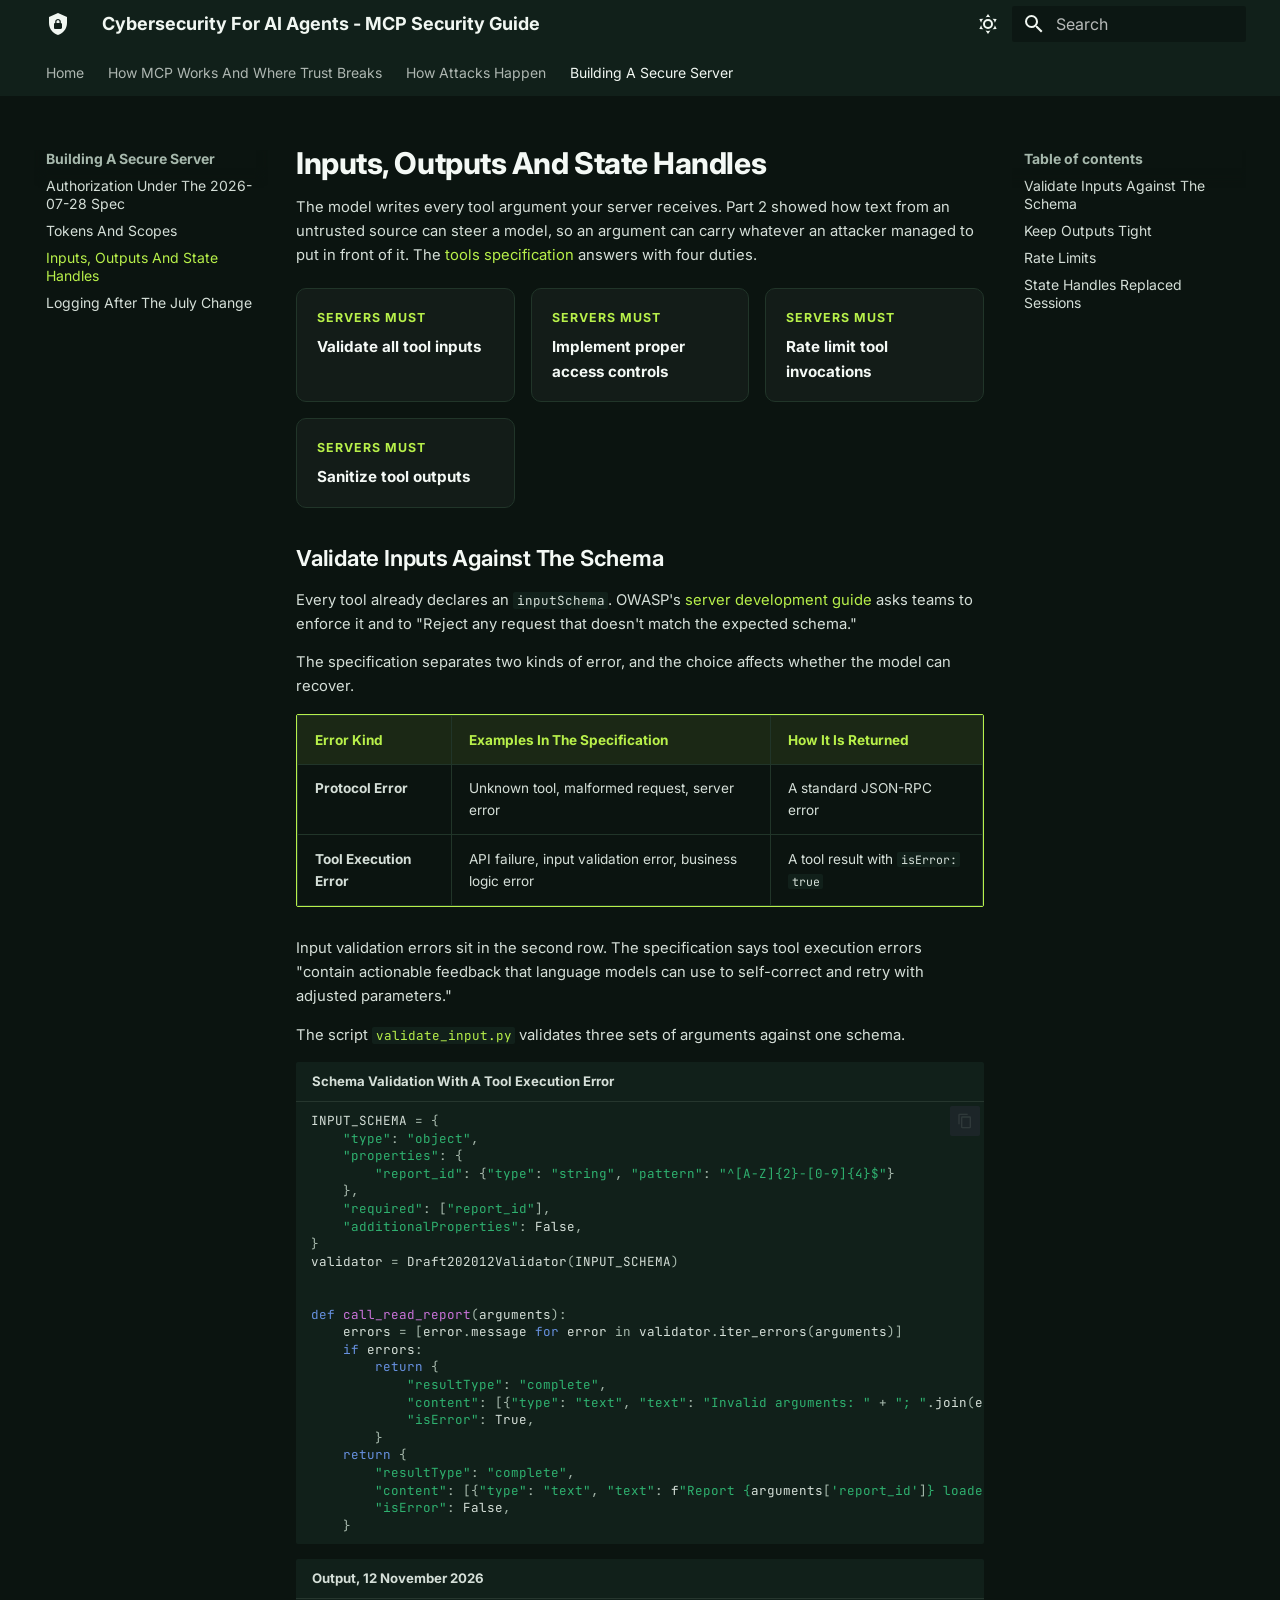
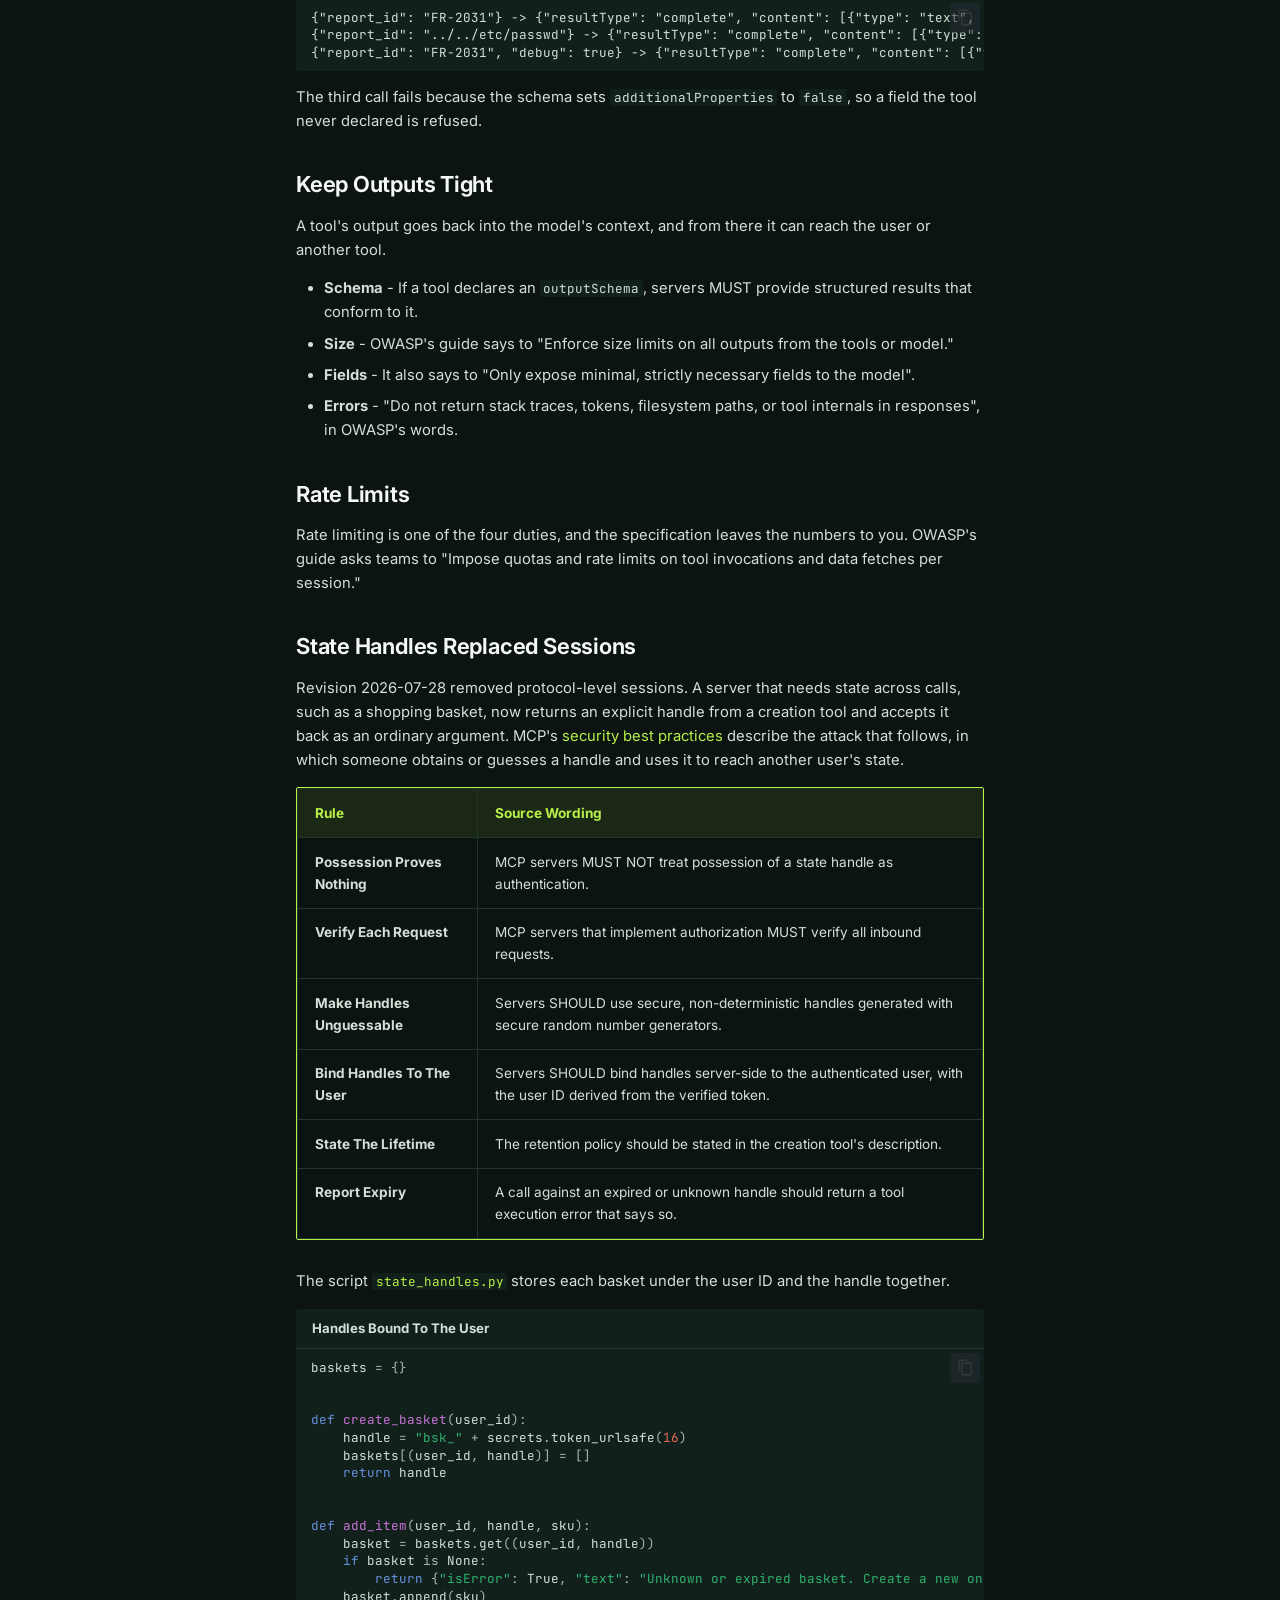
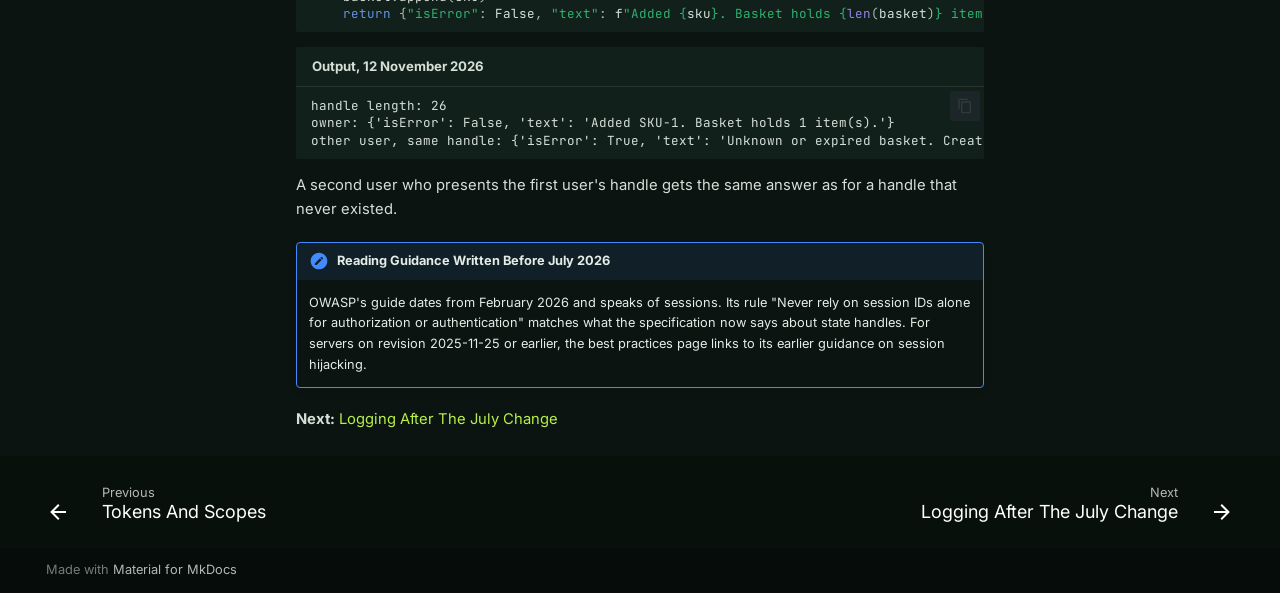
<file: building-a-secure-server/inputs-outputs-state/index.html>
<!doctype html>
<html lang="en" class="no-js">
  <head>
    
      <meta charset="utf-8">
      <meta name="viewport" content="width=device-width,initial-scale=1">
      
        <meta name="description" content="A vendor-neutral guide to securing AI agents that connect to company systems through the Model Context Protocol (MCP), checked against specification revision 2026-07-28.">
      
      
        <meta name="author" content="Archana Panda">
      
      
        <link rel="canonical" href="https://archanacontent.github.io/mcp-security-guide/building-a-secure-server/inputs-outputs-state/">
      
      
        <link rel="prev" href="../tokens-and-scopes/">
      
      
        <link rel="next" href="../logging/">
      
      
        
      
      
      <link rel="icon" href="../../assets/images/favicon.png">
      <meta name="generator" content="mkdocs-1.6.1, mkdocs-material-9.8.1">
    
    
      
        <title>Inputs, Outputs And State Handles - Cybersecurity For AI Agents - MCP Security Guide</title>
      
    
    
      <link rel="stylesheet" href="../../assets/stylesheets/main.57a0d79d.min.css">
      
        
        <link rel="stylesheet" href="../../assets/stylesheets/palette.fb2fffe2.min.css">
      
      


    
    
      
    
    
      
        
        
        <link rel="preconnect" href="https://fonts.gstatic.com" crossorigin>
        <link rel="stylesheet" href="https://fonts.googleapis.com/css?family=Inter:300,300i,400,400i,700,700i%7CJetBrains+Mono:400,400i,700,700i&display=fallback">
        <style>:root{--md-text-font:"Inter";--md-code-font:"JetBrains Mono"}</style>
      
    
    
      <link rel="stylesheet" href="../../stylesheets/extra.css">
    
    <script>__md_scope=new URL("../..",location),__md_hash=e=>[...e].reduce(((e,_)=>(e<<5)-e+_.charCodeAt(0)),0),__md_get=(e,_=localStorage,t=__md_scope)=>JSON.parse(_.getItem(t.pathname+"."+e)),__md_set=(e,_,t=localStorage,a=__md_scope)=>{try{t.setItem(a.pathname+"."+e,JSON.stringify(_))}catch(e){}}</script>
    
      
  


  
  

<script id="__analytics">function __md_analytics(){function e(){dataLayer.push(arguments)}window.dataLayer=window.dataLayer||[],e("js",new Date),e("config","G-R5QPB9VQWB"),document.addEventListener("DOMContentLoaded",(function(){document.forms.search&&document.forms.search.query.addEventListener("blur",(function(){this.value&&e("event","search",{search_term:this.value})}));document$.subscribe((function(){var t=document.forms.feedback;if(void 0!==t)for(var a of t.querySelectorAll("[type=submit]"))a.addEventListener("click",(function(a){a.preventDefault();var n=document.location.pathname,d=this.getAttribute("data-md-value");e("event","feedback",{page:n,data:d}),t.firstElementChild.disabled=!0;var r=t.querySelector(".md-feedback__note [data-md-value='"+d+"']");r&&(r.hidden=!1)})),t.hidden=!1})),location$.subscribe((function(t){e("config","G-R5QPB9VQWB",{page_path:t.pathname})}))}));var t=document.createElement("script");t.async=!0,t.src="https://www.googletagmanager.com/gtag/js?id=G-R5QPB9VQWB",document.getElementById("__analytics").insertAdjacentElement("afterEnd",t)}</script>
  
    <script>"undefined"!=typeof __md_analytics&&__md_analytics()</script>
  

    
    
  </head>
  
  
    
    
      
    
    
    
    
    <body dir="ltr" data-md-color-scheme="slate" data-md-color-primary="custom" data-md-color-accent="custom">
  
    
    <input class="md-toggle" data-md-toggle="drawer" type="checkbox" id="__drawer" autocomplete="off">
    <input class="md-toggle" data-md-toggle="search" type="checkbox" id="__search" autocomplete="off">
    <label class="md-overlay" for="__drawer"></label>
    <div data-md-component="skip">
      
        
        <a href="#inputs-outputs-and-state-handles" class="md-skip">
          Skip to content
        </a>
      
    </div>
    <div data-md-component="announce">
      
    </div>
    
    
      

<header class="md-header" data-md-component="header">
  <nav class="md-header__inner md-grid" aria-label="Header">
    <a href="../.." title="Cybersecurity For AI Agents - MCP Security Guide" class="md-header__button md-logo" aria-label="Cybersecurity For AI Agents - MCP Security Guide" data-md-component="logo">
      
  
  <svg xmlns="http://www.w3.org/2000/svg" viewBox="0 0 24 24"><path d="M12 1 3 5v6c0 5.55 3.84 10.74 9 12 5.16-1.26 9-6.45 9-12V5zm0 6c1.4 0 2.8 1.1 2.8 2.5V11c.6 0 1.2.6 1.2 1.3v3.5c0 .6-.6 1.2-1.3 1.2H9.2c-.6 0-1.2-.6-1.2-1.3v-3.5c0-.6.6-1.2 1.2-1.2V9.5C9.2 8.1 10.6 7 12 7m0 1.2c-.8 0-1.5.5-1.5 1.3V11h3V9.5c0-.8-.7-1.3-1.5-1.3"/></svg>

    </a>
    <label class="md-header__button md-icon" for="__drawer">
      
      <svg xmlns="http://www.w3.org/2000/svg" viewBox="0 0 24 24"><path d="M3 6h18v2H3zm0 5h18v2H3zm0 5h18v2H3z"/></svg>
    </label>
    <div class="md-header__title" data-md-component="header-title">
      <div class="md-header__ellipsis">
        <div class="md-header__topic">
          <span class="md-ellipsis">
            Cybersecurity For AI Agents - MCP Security Guide
          </span>
        </div>
        <div class="md-header__topic" data-md-component="header-topic">
          <span class="md-ellipsis">
            
              Inputs, Outputs And State Handles
            
          </span>
        </div>
      </div>
    </div>
    
      
        <form class="md-header__option" data-md-component="palette">
  
    
    
    
    <input class="md-option" data-md-color-media="" data-md-color-scheme="slate" data-md-color-primary="custom" data-md-color-accent="custom"  aria-label="Switch To Day Mode"  type="radio" name="__palette" id="__palette_0">
    
      <label class="md-header__button md-icon" title="Switch To Day Mode" for="__palette_1" hidden>
        <svg xmlns="http://www.w3.org/2000/svg" viewBox="0 0 24 24"><path d="M12 7a5 5 0 0 1 5 5 5 5 0 0 1-5 5 5 5 0 0 1-5-5 5 5 0 0 1 5-5m0 2a3 3 0 0 0-3 3 3 3 0 0 0 3 3 3 3 0 0 0 3-3 3 3 0 0 0-3-3m0-7 2.39 3.42C13.65 5.15 12.84 5 12 5s-1.65.15-2.39.42zM3.34 7l4.16-.35A7.2 7.2 0 0 0 5.94 8.5c-.44.74-.69 1.5-.83 2.29zm.02 10 1.76-3.77a7.131 7.131 0 0 0 2.38 4.14zM20.65 7l-1.77 3.79a7.02 7.02 0 0 0-2.38-4.15zm-.01 10-4.14.36c.59-.51 1.12-1.14 1.54-1.86.42-.73.69-1.5.83-2.29zM12 22l-2.41-3.44c.74.27 1.55.44 2.41.44.82 0 1.63-.17 2.37-.44z"/></svg>
      </label>
    
  
    
    
    
    <input class="md-option" data-md-color-media="" data-md-color-scheme="default" data-md-color-primary="custom" data-md-color-accent="custom"  aria-label="Switch To Night Mode"  type="radio" name="__palette" id="__palette_1">
    
      <label class="md-header__button md-icon" title="Switch To Night Mode" for="__palette_0" hidden>
        <svg xmlns="http://www.w3.org/2000/svg" viewBox="0 0 24 24"><path d="m17.75 4.09-2.53 1.94.91 3.06-2.63-1.81-2.63 1.81.91-3.06-2.53-1.94L12.44 4l1.06-3 1.06 3zm3.5 6.91-1.64 1.25.59 1.98-1.7-1.17-1.7 1.17.59-1.98L15.75 11l2.06-.05L18.5 9l.69 1.95zm-2.28 4.95c.83-.08 1.72 1.1 1.19 1.85-.32.45-.66.87-1.08 1.27C15.17 23 8.84 23 4.94 19.07c-3.91-3.9-3.91-10.24 0-14.14.4-.4.82-.76 1.27-1.08.75-.53 1.93.36 1.85 1.19-.27 2.86.69 5.83 2.89 8.02a9.96 9.96 0 0 0 8.02 2.89m-1.64 2.02a12.08 12.08 0 0 1-7.8-3.47c-2.17-2.19-3.33-5-3.49-7.82-2.81 3.14-2.7 7.96.31 10.98 3.02 3.01 7.84 3.12 10.98.31"/></svg>
      </label>
    
  
</form>
      
    
    
      <script>var palette=__md_get("__palette");if(palette&&palette.color){if("(prefers-color-scheme)"===palette.color.media){var media=matchMedia("(prefers-color-scheme: light)"),input=document.querySelector(media.matches?"[data-md-color-media='(prefers-color-scheme: light)']":"[data-md-color-media='(prefers-color-scheme: dark)']");palette.color.media=input.getAttribute("data-md-color-media"),palette.color.scheme=input.getAttribute("data-md-color-scheme"),palette.color.primary=input.getAttribute("data-md-color-primary"),palette.color.accent=input.getAttribute("data-md-color-accent")}for(var[key,value]of Object.entries(palette.color))document.body.setAttribute("data-md-color-"+key,value)}</script>
    
    
    
      
      
        <label class="md-header__button md-icon" for="__search">
          
          <svg xmlns="http://www.w3.org/2000/svg" viewBox="0 0 24 24"><path d="M9.5 3A6.5 6.5 0 0 1 16 9.5c0 1.61-.59 3.09-1.56 4.23l.27.27h.79l5 5-1.5 1.5-5-5v-.79l-.27-.27A6.52 6.52 0 0 1 9.5 16 6.5 6.5 0 0 1 3 9.5 6.5 6.5 0 0 1 9.5 3m0 2C7 5 5 7 5 9.5S7 14 9.5 14 14 12 14 9.5 12 5 9.5 5"/></svg>
        </label>
        <div class="md-search" data-md-component="search" role="dialog">
  <label class="md-search__overlay" for="__search"></label>
  <div class="md-search__inner" role="search">
    <form class="md-search__form" name="search">
      <input type="text" class="md-search__input" name="query" aria-label="Search" placeholder="Search" autocapitalize="off" autocorrect="off" autocomplete="off" spellcheck="false" data-md-component="search-query" required>
      <label class="md-search__icon md-icon" for="__search">
        
        <svg xmlns="http://www.w3.org/2000/svg" viewBox="0 0 24 24"><path d="M9.5 3A6.5 6.5 0 0 1 16 9.5c0 1.61-.59 3.09-1.56 4.23l.27.27h.79l5 5-1.5 1.5-5-5v-.79l-.27-.27A6.52 6.52 0 0 1 9.5 16 6.5 6.5 0 0 1 3 9.5 6.5 6.5 0 0 1 9.5 3m0 2C7 5 5 7 5 9.5S7 14 9.5 14 14 12 14 9.5 12 5 9.5 5"/></svg>
        
        <svg xmlns="http://www.w3.org/2000/svg" viewBox="0 0 24 24"><path d="M20 11v2H8l5.5 5.5-1.42 1.42L4.16 12l7.92-7.92L13.5 5.5 8 11z"/></svg>
      </label>
      <nav class="md-search__options" aria-label="Search">
        
        <button type="reset" class="md-search__icon md-icon" title="Clear" aria-label="Clear" tabindex="-1">
          
          <svg xmlns="http://www.w3.org/2000/svg" viewBox="0 0 24 24"><path d="M19 6.41 17.59 5 12 10.59 6.41 5 5 6.41 10.59 12 5 17.59 6.41 19 12 13.41 17.59 19 19 17.59 13.41 12z"/></svg>
        </button>
      </nav>
      
    </form>
    <div class="md-search__output">
      <div class="md-search__scrollwrap" tabindex="0" data-md-scrollfix>
        <div class="md-search-result" data-md-component="search-result">
          <div class="md-search-result__meta">
            Initializing search
          </div>
          <ol class="md-search-result__list" role="presentation"></ol>
        </div>
      </div>
    </div>
  </div>
</div>
      
    
    
  </nav>
  
</header>
    
    <div class="md-container" data-md-component="container">
      
      
        
          
            
<nav class="md-tabs" aria-label="Tabs" data-md-component="tabs">
  <div class="md-grid">
    <ul class="md-tabs__list">
      
        
  
  
  
  
    <li class="md-tabs__item">
      <a href="../.." class="md-tabs__link">
        
  
  
    
  
  Home

      </a>
    </li>
  

      
        
  
  
  
  
    
    
      <li class="md-tabs__item">
        <a href="../../how-mcp-works/roles/" class="md-tabs__link">
          
  
  
  How MCP Works And Where Trust Breaks

        </a>
      </li>
    
  

      
        
  
  
  
  
    
    
      <li class="md-tabs__item">
        <a href="../../how-attacks-happen/deadbugz/" class="md-tabs__link">
          
  
  
  How Attacks Happen

        </a>
      </li>
    
  

      
        
  
  
  
    
  
  
    
    
      <li class="md-tabs__item md-tabs__item--active">
        <a href="../authorization/" class="md-tabs__link">
          
  
  
  Building A Secure Server

        </a>
      </li>
    
  

      
    </ul>
  </div>
</nav>
          
        
      
      <main class="md-main" data-md-component="main">
        <div class="md-main__inner md-grid">
          
            
              
              <div class="md-sidebar md-sidebar--primary" data-md-component="sidebar" data-md-type="navigation" >
                <div class="md-sidebar__scrollwrap">
                  <div class="md-sidebar__inner">
                    


  


<nav class="md-nav md-nav--primary md-nav--lifted" aria-label="Navigation" data-md-level="0">
  <label class="md-nav__title" for="__drawer">
    <a href="../.." title="Cybersecurity For AI Agents - MCP Security Guide" class="md-nav__button md-logo" aria-label="Cybersecurity For AI Agents - MCP Security Guide" data-md-component="logo">
      
  
  <svg xmlns="http://www.w3.org/2000/svg" viewBox="0 0 24 24"><path d="M12 1 3 5v6c0 5.55 3.84 10.74 9 12 5.16-1.26 9-6.45 9-12V5zm0 6c1.4 0 2.8 1.1 2.8 2.5V11c.6 0 1.2.6 1.2 1.3v3.5c0 .6-.6 1.2-1.3 1.2H9.2c-.6 0-1.2-.6-1.2-1.3v-3.5c0-.6.6-1.2 1.2-1.2V9.5C9.2 8.1 10.6 7 12 7m0 1.2c-.8 0-1.5.5-1.5 1.3V11h3V9.5c0-.8-.7-1.3-1.5-1.3"/></svg>

    </a>
    Cybersecurity For AI Agents - MCP Security Guide
  </label>
  
  <ul class="md-nav__list" data-md-scrollfix>
    
      
      
  
  
  
  
    <li class="md-nav__item">
      <a href="../.." class="md-nav__link">
        
  
  
  <span class="md-ellipsis">
    
  
    Home
  

    
  </span>
  
  

      </a>
    </li>
  

    
      
      
  
  
  
  
    
    
    
    
      
      
        
      
    
    
    <li class="md-nav__item md-nav__item--nested">
      
        
        
        <input class="md-nav__toggle md-toggle " type="checkbox" id="__nav_2" >
        
          
          <label class="md-nav__link" for="__nav_2" id="__nav_2_label" tabindex="0">
            
  
  
  <span class="md-ellipsis">
    
  
    How MCP Works And Where Trust Breaks
  

    
  </span>
  
  

            <span class="md-nav__icon md-icon"></span>
          </label>
        
        <nav class="md-nav" data-md-level="1" aria-labelledby="__nav_2_label" aria-expanded="false">
          <label class="md-nav__title" for="__nav_2">
            <span class="md-nav__icon md-icon"></span>
            
  
    How MCP Works And Where Trust Breaks
  

          </label>
          <ul class="md-nav__list" data-md-scrollfix>
            
              
                
  
  
  
  
    <li class="md-nav__item">
      <a href="../../how-mcp-works/roles/" class="md-nav__link">
        
  
  
  <span class="md-ellipsis">
    
  
    The Three Roles: Host, Client, Server
  

    
  </span>
  
  

      </a>
    </li>
  

              
            
              
                
  
  
  
  
    <li class="md-nav__item">
      <a href="../../how-mcp-works/tool-definitions/" class="md-nav__link">
        
  
  
  <span class="md-ellipsis">
    
  
    Why The Model Reads Tool Definitions
  

    
  </span>
  
  

      </a>
    </li>
  

              
            
              
                
  
  
  
  
    <li class="md-nav__item">
      <a href="../../how-mcp-works/what-the-protocol-leaves/" class="md-nav__link">
        
  
  
  <span class="md-ellipsis">
    
  
    What The Protocol Leaves To You
  

    
  </span>
  
  

      </a>
    </li>
  

              
            
          </ul>
        </nav>
      
    </li>
  

    
      
      
  
  
  
  
    
    
    
    
      
      
        
      
    
    
    <li class="md-nav__item md-nav__item--nested">
      
        
        
        <input class="md-nav__toggle md-toggle " type="checkbox" id="__nav_3" >
        
          
          <label class="md-nav__link" for="__nav_3" id="__nav_3_label" tabindex="0">
            
  
  
  <span class="md-ellipsis">
    
  
    How Attacks Happen
  

    
  </span>
  
  

            <span class="md-nav__icon md-icon"></span>
          </label>
        
        <nav class="md-nav" data-md-level="1" aria-labelledby="__nav_3_label" aria-expanded="false">
          <label class="md-nav__title" for="__nav_3">
            <span class="md-nav__icon md-icon"></span>
            
  
    How Attacks Happen
  

          </label>
          <ul class="md-nav__list" data-md-scrollfix>
            
              
                
  
  
  
  
    <li class="md-nav__item">
      <a href="../../how-attacks-happen/deadbugz/" class="md-nav__link">
        
  
  
  <span class="md-ellipsis">
    
  
    Deadbugz, August 2026
  

    
  </span>
  
  

      </a>
    </li>
  

              
            
              
                
  
  
  
  
    <li class="md-nav__item">
      <a href="../../how-attacks-happen/whatsapp-demonstration/" class="md-nav__link">
        
  
  
  <span class="md-ellipsis">
    
  
    The WhatsApp Demonstration, April 2025
  

    
  </span>
  
  

      </a>
    </li>
  

              
            
              
                
  
  
  
  
    <li class="md-nav__item">
      <a href="../../how-attacks-happen/fake-postmark-package/" class="md-nav__link">
        
  
  
  <span class="md-ellipsis">
    
  
    The Fake Postmark Package, September 2025
  

    
  </span>
  
  

      </a>
    </li>
  

              
            
              
                
  
  
  
  
    <li class="md-nav__item">
      <a href="../../how-attacks-happen/owasp-mapping/" class="md-nav__link">
        
  
  
  <span class="md-ellipsis">
    
  
    The Cases Against OWASP's Beta List
  

    
  </span>
  
  

      </a>
    </li>
  

              
            
          </ul>
        </nav>
      
    </li>
  

    
      
      
  
  
    
  
  
  
    
    
    
    
      
        
        
      
      
        
      
    
    
    <li class="md-nav__item md-nav__item--active md-nav__item--section md-nav__item--nested">
      
        
        
        <input class="md-nav__toggle md-toggle " type="checkbox" id="__nav_4" checked>
        
          
          <label class="md-nav__link" for="__nav_4" id="__nav_4_label" tabindex="">
            
  
  
  <span class="md-ellipsis">
    
  
    Building A Secure Server
  

    
  </span>
  
  

            <span class="md-nav__icon md-icon"></span>
          </label>
        
        <nav class="md-nav" data-md-level="1" aria-labelledby="__nav_4_label" aria-expanded="true">
          <label class="md-nav__title" for="__nav_4">
            <span class="md-nav__icon md-icon"></span>
            
  
    Building A Secure Server
  

          </label>
          <ul class="md-nav__list" data-md-scrollfix>
            
              
                
  
  
  
  
    <li class="md-nav__item">
      <a href="../authorization/" class="md-nav__link">
        
  
  
  <span class="md-ellipsis">
    
  
    Authorization Under The 2026-07-28 Spec
  

    
  </span>
  
  

      </a>
    </li>
  

              
            
              
                
  
  
  
  
    <li class="md-nav__item">
      <a href="../tokens-and-scopes/" class="md-nav__link">
        
  
  
  <span class="md-ellipsis">
    
  
    Tokens And Scopes
  

    
  </span>
  
  

      </a>
    </li>
  

              
            
              
                
  
  
    
  
  
  
    <li class="md-nav__item md-nav__item--active">
      
      <input class="md-nav__toggle md-toggle" type="checkbox" id="__toc">
      
      
        
      
      
        <label class="md-nav__link md-nav__link--active" for="__toc">
          
  
  
  <span class="md-ellipsis">
    
  
    Inputs, Outputs And State Handles
  

    
  </span>
  
  

          <span class="md-nav__icon md-icon"></span>
        </label>
      
      <a href="./" class="md-nav__link md-nav__link--active">
        
  
  
  <span class="md-ellipsis">
    
  
    Inputs, Outputs And State Handles
  

    
  </span>
  
  

      </a>
      
        

<nav class="md-nav md-nav--secondary" aria-label="Table of contents">
  
  
  
    
  
  
    <label class="md-nav__title" for="__toc">
      <span class="md-nav__icon md-icon"></span>
      Table of contents
    </label>
    <ul class="md-nav__list" data-md-component="toc" data-md-scrollfix>
      
        <li class="md-nav__item">
  <a href="#validate-inputs-against-the-schema" class="md-nav__link">
    <span class="md-ellipsis">
      
        Validate Inputs Against The Schema
      
    </span>
  </a>
  
</li>
      
        <li class="md-nav__item">
  <a href="#keep-outputs-tight" class="md-nav__link">
    <span class="md-ellipsis">
      
        Keep Outputs Tight
      
    </span>
  </a>
  
</li>
      
        <li class="md-nav__item">
  <a href="#rate-limits" class="md-nav__link">
    <span class="md-ellipsis">
      
        Rate Limits
      
    </span>
  </a>
  
</li>
      
        <li class="md-nav__item">
  <a href="#state-handles-replaced-sessions" class="md-nav__link">
    <span class="md-ellipsis">
      
        State Handles Replaced Sessions
      
    </span>
  </a>
  
</li>
      
    </ul>
  
</nav>
      
    </li>
  

              
            
              
                
  
  
  
  
    <li class="md-nav__item">
      <a href="../logging/" class="md-nav__link">
        
  
  
  <span class="md-ellipsis">
    
  
    Logging After The July Change
  

    
  </span>
  
  

      </a>
    </li>
  

              
            
          </ul>
        </nav>
      
    </li>
  

    
  </ul>
</nav>
                  </div>
                </div>
              </div>
            
            
              
              <div class="md-sidebar md-sidebar--secondary" data-md-component="sidebar" data-md-type="toc" >
                <div class="md-sidebar__scrollwrap">
                  <div class="md-sidebar__inner">
                    

<nav class="md-nav md-nav--secondary" aria-label="Table of contents">
  
  
  
    
  
  
    <label class="md-nav__title" for="__toc">
      <span class="md-nav__icon md-icon"></span>
      Table of contents
    </label>
    <ul class="md-nav__list" data-md-component="toc" data-md-scrollfix>
      
        <li class="md-nav__item">
  <a href="#validate-inputs-against-the-schema" class="md-nav__link">
    <span class="md-ellipsis">
      
        Validate Inputs Against The Schema
      
    </span>
  </a>
  
</li>
      
        <li class="md-nav__item">
  <a href="#keep-outputs-tight" class="md-nav__link">
    <span class="md-ellipsis">
      
        Keep Outputs Tight
      
    </span>
  </a>
  
</li>
      
        <li class="md-nav__item">
  <a href="#rate-limits" class="md-nav__link">
    <span class="md-ellipsis">
      
        Rate Limits
      
    </span>
  </a>
  
</li>
      
        <li class="md-nav__item">
  <a href="#state-handles-replaced-sessions" class="md-nav__link">
    <span class="md-ellipsis">
      
        State Handles Replaced Sessions
      
    </span>
  </a>
  
</li>
      
    </ul>
  
</nav>
                  </div>
                </div>
              </div>
            
          
          
            <div class="md-content" data-md-component="content">
              
              <article class="md-content__inner md-typeset">
                
                  



<h1 id="inputs-outputs-and-state-handles">Inputs, Outputs And State Handles<a class="headerlink" href="#inputs-outputs-and-state-handles" title="Permanent link">&para;</a></h1>
<p>The model writes every tool argument your server receives. Part 2 showed how text from an untrusted source can steer a model, so an argument can carry whatever an attacker managed to put in front of it. The <a href="https://modelcontextprotocol.io/specification/2026-07-28/server/tools">tools specification</a> answers with four duties.</p>
<div class="cards stats">
<div class="card"><span class="num">SERVERS MUST</span><strong>Validate all tool inputs</strong></div>
<div class="card"><span class="num">SERVERS MUST</span><strong>Implement proper access controls</strong></div>
<div class="card"><span class="num">SERVERS MUST</span><strong>Rate limit tool invocations</strong></div>
<div class="card"><span class="num">SERVERS MUST</span><strong>Sanitize tool outputs</strong></div>
</div>

<h2 id="validate-inputs-against-the-schema">Validate Inputs Against The Schema<a class="headerlink" href="#validate-inputs-against-the-schema" title="Permanent link">&para;</a></h2>
<p>Every tool already declares an <code>inputSchema</code>. OWASP's <a href="https://genai.owasp.org/resource/a-practical-guide-for-secure-mcp-server-development/">server development guide</a> asks teams to enforce it and to "Reject any request that doesn't match the expected schema."</p>
<p>The specification separates two kinds of error, and the choice affects whether the model can recover.</p>
<table>
<thead>
<tr>
<th>Error Kind</th>
<th>Examples In The Specification</th>
<th>How It Is Returned</th>
</tr>
</thead>
<tbody>
<tr>
<td><strong>Protocol Error</strong></td>
<td>Unknown tool, malformed request, server error</td>
<td>A standard JSON-RPC error</td>
</tr>
<tr>
<td><strong>Tool Execution Error</strong></td>
<td>API failure, input validation error, business logic error</td>
<td>A tool result with <code>isError: true</code></td>
</tr>
</tbody>
</table>
<p>Input validation errors sit in the second row. The specification says tool execution errors "contain actionable feedback that language models can use to self-correct and retry with adjusted parameters."</p>
<p>The script <a href="https://github.com/archanacontent/mcp-security-guide/blob/main/examples/part-3/validate_input.py"><code>validate_input.py</code></a> validates three sets of arguments against one schema.</p>
<div class="highlight"><span class="filename">Schema Validation With A Tool Execution Error</span><pre><span></span><code><a id="__codelineno-0-1" name="__codelineno-0-1" href="#__codelineno-0-1"></a><span class="n">INPUT_SCHEMA</span> <span class="o">=</span> <span class="p">{</span>
<a id="__codelineno-0-2" name="__codelineno-0-2" href="#__codelineno-0-2"></a>    <span class="s2">"type"</span><span class="p">:</span> <span class="s2">"object"</span><span class="p">,</span>
<a id="__codelineno-0-3" name="__codelineno-0-3" href="#__codelineno-0-3"></a>    <span class="s2">"properties"</span><span class="p">:</span> <span class="p">{</span>
<a id="__codelineno-0-4" name="__codelineno-0-4" href="#__codelineno-0-4"></a>        <span class="s2">"report_id"</span><span class="p">:</span> <span class="p">{</span><span class="s2">"type"</span><span class="p">:</span> <span class="s2">"string"</span><span class="p">,</span> <span class="s2">"pattern"</span><span class="p">:</span> <span class="s2">"^[A-Z]</span><span class="si">{2}</span><span class="s2">-[0-9]</span><span class="si">{4}</span><span class="s2">$"</span><span class="p">}</span>
<a id="__codelineno-0-5" name="__codelineno-0-5" href="#__codelineno-0-5"></a>    <span class="p">},</span>
<a id="__codelineno-0-6" name="__codelineno-0-6" href="#__codelineno-0-6"></a>    <span class="s2">"required"</span><span class="p">:</span> <span class="p">[</span><span class="s2">"report_id"</span><span class="p">],</span>
<a id="__codelineno-0-7" name="__codelineno-0-7" href="#__codelineno-0-7"></a>    <span class="s2">"additionalProperties"</span><span class="p">:</span> <span class="kc">False</span><span class="p">,</span>
<a id="__codelineno-0-8" name="__codelineno-0-8" href="#__codelineno-0-8"></a><span class="p">}</span>
<a id="__codelineno-0-9" name="__codelineno-0-9" href="#__codelineno-0-9"></a><span class="n">validator</span> <span class="o">=</span> <span class="n">Draft202012Validator</span><span class="p">(</span><span class="n">INPUT_SCHEMA</span><span class="p">)</span>
<a id="__codelineno-0-10" name="__codelineno-0-10" href="#__codelineno-0-10"></a>
<a id="__codelineno-0-11" name="__codelineno-0-11" href="#__codelineno-0-11"></a>
<a id="__codelineno-0-12" name="__codelineno-0-12" href="#__codelineno-0-12"></a><span class="k">def</span><span class="w"> </span><span class="nf">call_read_report</span><span class="p">(</span><span class="n">arguments</span><span class="p">):</span>
<a id="__codelineno-0-13" name="__codelineno-0-13" href="#__codelineno-0-13"></a>    <span class="n">errors</span> <span class="o">=</span> <span class="p">[</span><span class="n">error</span><span class="o">.</span><span class="n">message</span> <span class="k">for</span> <span class="n">error</span> <span class="ow">in</span> <span class="n">validator</span><span class="o">.</span><span class="n">iter_errors</span><span class="p">(</span><span class="n">arguments</span><span class="p">)]</span>
<a id="__codelineno-0-14" name="__codelineno-0-14" href="#__codelineno-0-14"></a>    <span class="k">if</span> <span class="n">errors</span><span class="p">:</span>
<a id="__codelineno-0-15" name="__codelineno-0-15" href="#__codelineno-0-15"></a>        <span class="k">return</span> <span class="p">{</span>
<a id="__codelineno-0-16" name="__codelineno-0-16" href="#__codelineno-0-16"></a>            <span class="s2">"resultType"</span><span class="p">:</span> <span class="s2">"complete"</span><span class="p">,</span>
<a id="__codelineno-0-17" name="__codelineno-0-17" href="#__codelineno-0-17"></a>            <span class="s2">"content"</span><span class="p">:</span> <span class="p">[{</span><span class="s2">"type"</span><span class="p">:</span> <span class="s2">"text"</span><span class="p">,</span> <span class="s2">"text"</span><span class="p">:</span> <span class="s2">"Invalid arguments: "</span> <span class="o">+</span> <span class="s2">"; "</span><span class="o">.</span><span class="n">join</span><span class="p">(</span><span class="n">errors</span><span class="p">)}],</span>
<a id="__codelineno-0-18" name="__codelineno-0-18" href="#__codelineno-0-18"></a>            <span class="s2">"isError"</span><span class="p">:</span> <span class="kc">True</span><span class="p">,</span>
<a id="__codelineno-0-19" name="__codelineno-0-19" href="#__codelineno-0-19"></a>        <span class="p">}</span>
<a id="__codelineno-0-20" name="__codelineno-0-20" href="#__codelineno-0-20"></a>    <span class="k">return</span> <span class="p">{</span>
<a id="__codelineno-0-21" name="__codelineno-0-21" href="#__codelineno-0-21"></a>        <span class="s2">"resultType"</span><span class="p">:</span> <span class="s2">"complete"</span><span class="p">,</span>
<a id="__codelineno-0-22" name="__codelineno-0-22" href="#__codelineno-0-22"></a>        <span class="s2">"content"</span><span class="p">:</span> <span class="p">[{</span><span class="s2">"type"</span><span class="p">:</span> <span class="s2">"text"</span><span class="p">,</span> <span class="s2">"text"</span><span class="p">:</span> <span class="sa">f</span><span class="s2">"Report </span><span class="si">{</span><span class="n">arguments</span><span class="p">[</span><span class="s1">'report_id'</span><span class="p">]</span><span class="si">}</span><span class="s2"> loaded."</span><span class="p">}],</span>
<a id="__codelineno-0-23" name="__codelineno-0-23" href="#__codelineno-0-23"></a>        <span class="s2">"isError"</span><span class="p">:</span> <span class="kc">False</span><span class="p">,</span>
<a id="__codelineno-0-24" name="__codelineno-0-24" href="#__codelineno-0-24"></a>    <span class="p">}</span>
</code></pre></div>
<div class="highlight"><span class="filename">Output, 12 November 2026</span><pre><span></span><code><a id="__codelineno-1-1" name="__codelineno-1-1" href="#__codelineno-1-1"></a>{"report_id": "FR-2031"} -&gt; {"resultType": "complete", "content": [{"type": "text", "text": "Report FR-2031 loaded."}], "isError": false}
<a id="__codelineno-1-2" name="__codelineno-1-2" href="#__codelineno-1-2"></a>{"report_id": "../../etc/passwd"} -&gt; {"resultType": "complete", "content": [{"type": "text", "text": "Invalid arguments: '../../etc/passwd' does not match '^[A-Z]{2}-[0-9]{4}$'"}], "isError": true}
<a id="__codelineno-1-3" name="__codelineno-1-3" href="#__codelineno-1-3"></a>{"report_id": "FR-2031", "debug": true} -&gt; {"resultType": "complete", "content": [{"type": "text", "text": "Invalid arguments: Additional properties are not allowed ('debug' was unexpected)"}], "isError": true}
</code></pre></div>
<p>The third call fails because the schema sets <code>additionalProperties</code> to <code>false</code>, so a field the tool never declared is refused.</p>
<h2 id="keep-outputs-tight">Keep Outputs Tight<a class="headerlink" href="#keep-outputs-tight" title="Permanent link">&para;</a></h2>
<p>A tool's output goes back into the model's context, and from there it can reach the user or another tool.</p>
<ul>
<li><strong>Schema</strong> - If a tool declares an <code>outputSchema</code>, servers MUST provide structured results that conform to it.</li>
<li><strong>Size</strong> - OWASP's guide says to "Enforce size limits on all outputs from the tools or model."</li>
<li><strong>Fields</strong> - It also says to "Only expose minimal, strictly necessary fields to the model".</li>
<li><strong>Errors</strong> - "Do not return stack traces, tokens, filesystem paths, or tool internals in responses", in OWASP's words.</li>
</ul>
<h2 id="rate-limits">Rate Limits<a class="headerlink" href="#rate-limits" title="Permanent link">&para;</a></h2>
<p>Rate limiting is one of the four duties, and the specification leaves the numbers to you. OWASP's guide asks teams to "Impose quotas and rate limits on tool invocations and data fetches per session."</p>
<h2 id="state-handles-replaced-sessions">State Handles Replaced Sessions<a class="headerlink" href="#state-handles-replaced-sessions" title="Permanent link">&para;</a></h2>
<p>Revision 2026-07-28 removed protocol-level sessions. A server that needs state across calls, such as a shopping basket, now returns an explicit handle from a creation tool and accepts it back as an ordinary argument. MCP's <a href="https://modelcontextprotocol.io/docs/2026-07-28/tutorials/security/security_best_practices">security best practices</a> describe the attack that follows, in which someone obtains or guesses a handle and uses it to reach another user's state.</p>
<table>
<thead>
<tr>
<th>Rule</th>
<th>Source Wording</th>
</tr>
</thead>
<tbody>
<tr>
<td><strong>Possession Proves Nothing</strong></td>
<td>MCP servers MUST NOT treat possession of a state handle as authentication.</td>
</tr>
<tr>
<td><strong>Verify Each Request</strong></td>
<td>MCP servers that implement authorization MUST verify all inbound requests.</td>
</tr>
<tr>
<td><strong>Make Handles Unguessable</strong></td>
<td>Servers SHOULD use secure, non-deterministic handles generated with secure random number generators.</td>
</tr>
<tr>
<td><strong>Bind Handles To The User</strong></td>
<td>Servers SHOULD bind handles server-side to the authenticated user, with the user ID derived from the verified token.</td>
</tr>
<tr>
<td><strong>State The Lifetime</strong></td>
<td>The retention policy should be stated in the creation tool's description.</td>
</tr>
<tr>
<td><strong>Report Expiry</strong></td>
<td>A call against an expired or unknown handle should return a tool execution error that says so.</td>
</tr>
</tbody>
</table>
<p>The script <a href="https://github.com/archanacontent/mcp-security-guide/blob/main/examples/part-3/state_handles.py"><code>state_handles.py</code></a> stores each basket under the user ID and the handle together.</p>
<div class="highlight"><span class="filename">Handles Bound To The User</span><pre><span></span><code><a id="__codelineno-2-1" name="__codelineno-2-1" href="#__codelineno-2-1"></a><span class="n">baskets</span> <span class="o">=</span> <span class="p">{}</span>
<a id="__codelineno-2-2" name="__codelineno-2-2" href="#__codelineno-2-2"></a>
<a id="__codelineno-2-3" name="__codelineno-2-3" href="#__codelineno-2-3"></a>
<a id="__codelineno-2-4" name="__codelineno-2-4" href="#__codelineno-2-4"></a><span class="k">def</span><span class="w"> </span><span class="nf">create_basket</span><span class="p">(</span><span class="n">user_id</span><span class="p">):</span>
<a id="__codelineno-2-5" name="__codelineno-2-5" href="#__codelineno-2-5"></a>    <span class="n">handle</span> <span class="o">=</span> <span class="s2">"bsk_"</span> <span class="o">+</span> <span class="n">secrets</span><span class="o">.</span><span class="n">token_urlsafe</span><span class="p">(</span><span class="mi">16</span><span class="p">)</span>
<a id="__codelineno-2-6" name="__codelineno-2-6" href="#__codelineno-2-6"></a>    <span class="n">baskets</span><span class="p">[(</span><span class="n">user_id</span><span class="p">,</span> <span class="n">handle</span><span class="p">)]</span> <span class="o">=</span> <span class="p">[]</span>
<a id="__codelineno-2-7" name="__codelineno-2-7" href="#__codelineno-2-7"></a>    <span class="k">return</span> <span class="n">handle</span>
<a id="__codelineno-2-8" name="__codelineno-2-8" href="#__codelineno-2-8"></a>
<a id="__codelineno-2-9" name="__codelineno-2-9" href="#__codelineno-2-9"></a>
<a id="__codelineno-2-10" name="__codelineno-2-10" href="#__codelineno-2-10"></a><span class="k">def</span><span class="w"> </span><span class="nf">add_item</span><span class="p">(</span><span class="n">user_id</span><span class="p">,</span> <span class="n">handle</span><span class="p">,</span> <span class="n">sku</span><span class="p">):</span>
<a id="__codelineno-2-11" name="__codelineno-2-11" href="#__codelineno-2-11"></a>    <span class="n">basket</span> <span class="o">=</span> <span class="n">baskets</span><span class="o">.</span><span class="n">get</span><span class="p">((</span><span class="n">user_id</span><span class="p">,</span> <span class="n">handle</span><span class="p">))</span>
<a id="__codelineno-2-12" name="__codelineno-2-12" href="#__codelineno-2-12"></a>    <span class="k">if</span> <span class="n">basket</span> <span class="ow">is</span> <span class="kc">None</span><span class="p">:</span>
<a id="__codelineno-2-13" name="__codelineno-2-13" href="#__codelineno-2-13"></a>        <span class="k">return</span> <span class="p">{</span><span class="s2">"isError"</span><span class="p">:</span> <span class="kc">True</span><span class="p">,</span> <span class="s2">"text"</span><span class="p">:</span> <span class="s2">"Unknown or expired basket. Create a new one."</span><span class="p">}</span>
<a id="__codelineno-2-14" name="__codelineno-2-14" href="#__codelineno-2-14"></a>    <span class="n">basket</span><span class="o">.</span><span class="n">append</span><span class="p">(</span><span class="n">sku</span><span class="p">)</span>
<a id="__codelineno-2-15" name="__codelineno-2-15" href="#__codelineno-2-15"></a>    <span class="k">return</span> <span class="p">{</span><span class="s2">"isError"</span><span class="p">:</span> <span class="kc">False</span><span class="p">,</span> <span class="s2">"text"</span><span class="p">:</span> <span class="sa">f</span><span class="s2">"Added </span><span class="si">{</span><span class="n">sku</span><span class="si">}</span><span class="s2">. Basket holds </span><span class="si">{</span><span class="nb">len</span><span class="p">(</span><span class="n">basket</span><span class="p">)</span><span class="si">}</span><span class="s2"> item(s)."</span><span class="p">}</span>
</code></pre></div>
<div class="highlight"><span class="filename">Output, 12 November 2026</span><pre><span></span><code><a id="__codelineno-3-1" name="__codelineno-3-1" href="#__codelineno-3-1"></a>handle length: 26
<a id="__codelineno-3-2" name="__codelineno-3-2" href="#__codelineno-3-2"></a>owner: {'isError': False, 'text': 'Added SKU-1. Basket holds 1 item(s).'}
<a id="__codelineno-3-3" name="__codelineno-3-3" href="#__codelineno-3-3"></a>other user, same handle: {'isError': True, 'text': 'Unknown or expired basket. Create a new one.'}
</code></pre></div>
<p>A second user who presents the first user's handle gets the same answer as for a handle that never existed.</p>
<div class="admonition note">
<p class="admonition-title">Reading Guidance Written Before July 2026</p>
<p>OWASP's guide dates from February 2026 and speaks of sessions. Its rule "Never rely on session IDs alone for authorization or authentication" matches what the specification now says about state handles. For servers on revision 2025-11-25 or earlier, the best practices page links to its earlier guidance on session hijacking.</p>
</div>
<p><strong>Next:</strong> <a href="../logging/">Logging After The July Change</a></p>









  




                
              </article>
            </div>
          
          
  <script>var tabs=__md_get("__tabs");if(Array.isArray(tabs))e:for(var set of document.querySelectorAll(".tabbed-set")){var labels=set.querySelector(".tabbed-labels");for(var tab of tabs)for(var label of labels.getElementsByTagName("label"))if(label.innerText.trim()===tab){var input=document.getElementById(label.htmlFor);input.checked=!0;continue e}}</script>

<script>var target=document.getElementById(location.hash.slice(1));target&&target.name&&(target.checked=target.name.startsWith("__tabbed_"))</script>
        </div>
        
          <button type="button" class="md-top md-icon" data-md-component="top" hidden>
  
  <svg xmlns="http://www.w3.org/2000/svg" viewBox="0 0 24 24"><path d="M13 20h-2V8l-5.5 5.5-1.42-1.42L12 4.16l7.92 7.92-1.42 1.42L13 8z"/></svg>
  Back to top
</button>
        
      </main>
      
        <footer class="md-footer">
  
    
      
      <nav class="md-footer__inner md-grid" aria-label="Footer" >
        
          
          <a href="../tokens-and-scopes/" class="md-footer__link md-footer__link--prev" aria-label="Previous: Tokens And Scopes">
            <div class="md-footer__button md-icon">
              
              <svg xmlns="http://www.w3.org/2000/svg" viewBox="0 0 24 24"><path d="M20 11v2H8l5.5 5.5-1.42 1.42L4.16 12l7.92-7.92L13.5 5.5 8 11z"/></svg>
            </div>
            <div class="md-footer__title">
              <span class="md-footer__direction">
                Previous
              </span>
              <div class="md-ellipsis">
                Tokens And Scopes
              </div>
            </div>
          </a>
        
        
          
          <a href="../logging/" class="md-footer__link md-footer__link--next" aria-label="Next: Logging After The July Change">
            <div class="md-footer__title">
              <span class="md-footer__direction">
                Next
              </span>
              <div class="md-ellipsis">
                Logging After The July Change
              </div>
            </div>
            <div class="md-footer__button md-icon">
              
              <svg xmlns="http://www.w3.org/2000/svg" viewBox="0 0 24 24"><path d="M4 11v2h12l-5.5 5.5 1.42 1.42L19.84 12l-7.92-7.92L10.5 5.5 16 11z"/></svg>
            </div>
          </a>
        
      </nav>
    
  
  <div class="md-footer-meta md-typeset">
    <div class="md-footer-meta__inner md-grid">
      <div class="md-copyright">
  
  
    Made with
    <a href="https://squidfunk.github.io/mkdocs-material/" target="_blank" rel="noopener">
      Material for MkDocs
    </a>
  
</div>
      
    </div>
  </div>
</footer>
      
    </div>
    <div class="md-dialog" data-md-component="dialog">
      <div class="md-dialog__inner md-typeset"></div>
    </div>
    
    
    
      
      
      <script id="__config" type="application/json">{"annotate": null, "base": "../..", "features": ["navigation.tabs", "navigation.sections", "navigation.footer", "navigation.top", "content.code.annotate", "content.code.copy", "content.tabs.link", "toc.follow"], "search": "../../assets/javascripts/workers/search.a7633da7.min.js", "tags": null, "translations": {"clipboard.copied": "Copied to clipboard", "clipboard.copy": "Copy to clipboard", "search.result.more.one": "1 more on this page", "search.result.more.other": "# more on this page", "search.result.none": "No matching documents", "search.result.one": "1 matching document", "search.result.other": "# matching documents", "search.result.placeholder": "Type to start searching", "search.result.term.missing": "Missing", "select.version": "Select version"}, "version": null}</script>
    
    
      <script src="../../assets/javascripts/bundle.a5f9d56c.min.js"></script>
      
        <script src="../../javascripts/tour.js"></script>
      
    
  </body>
</html>
</file>
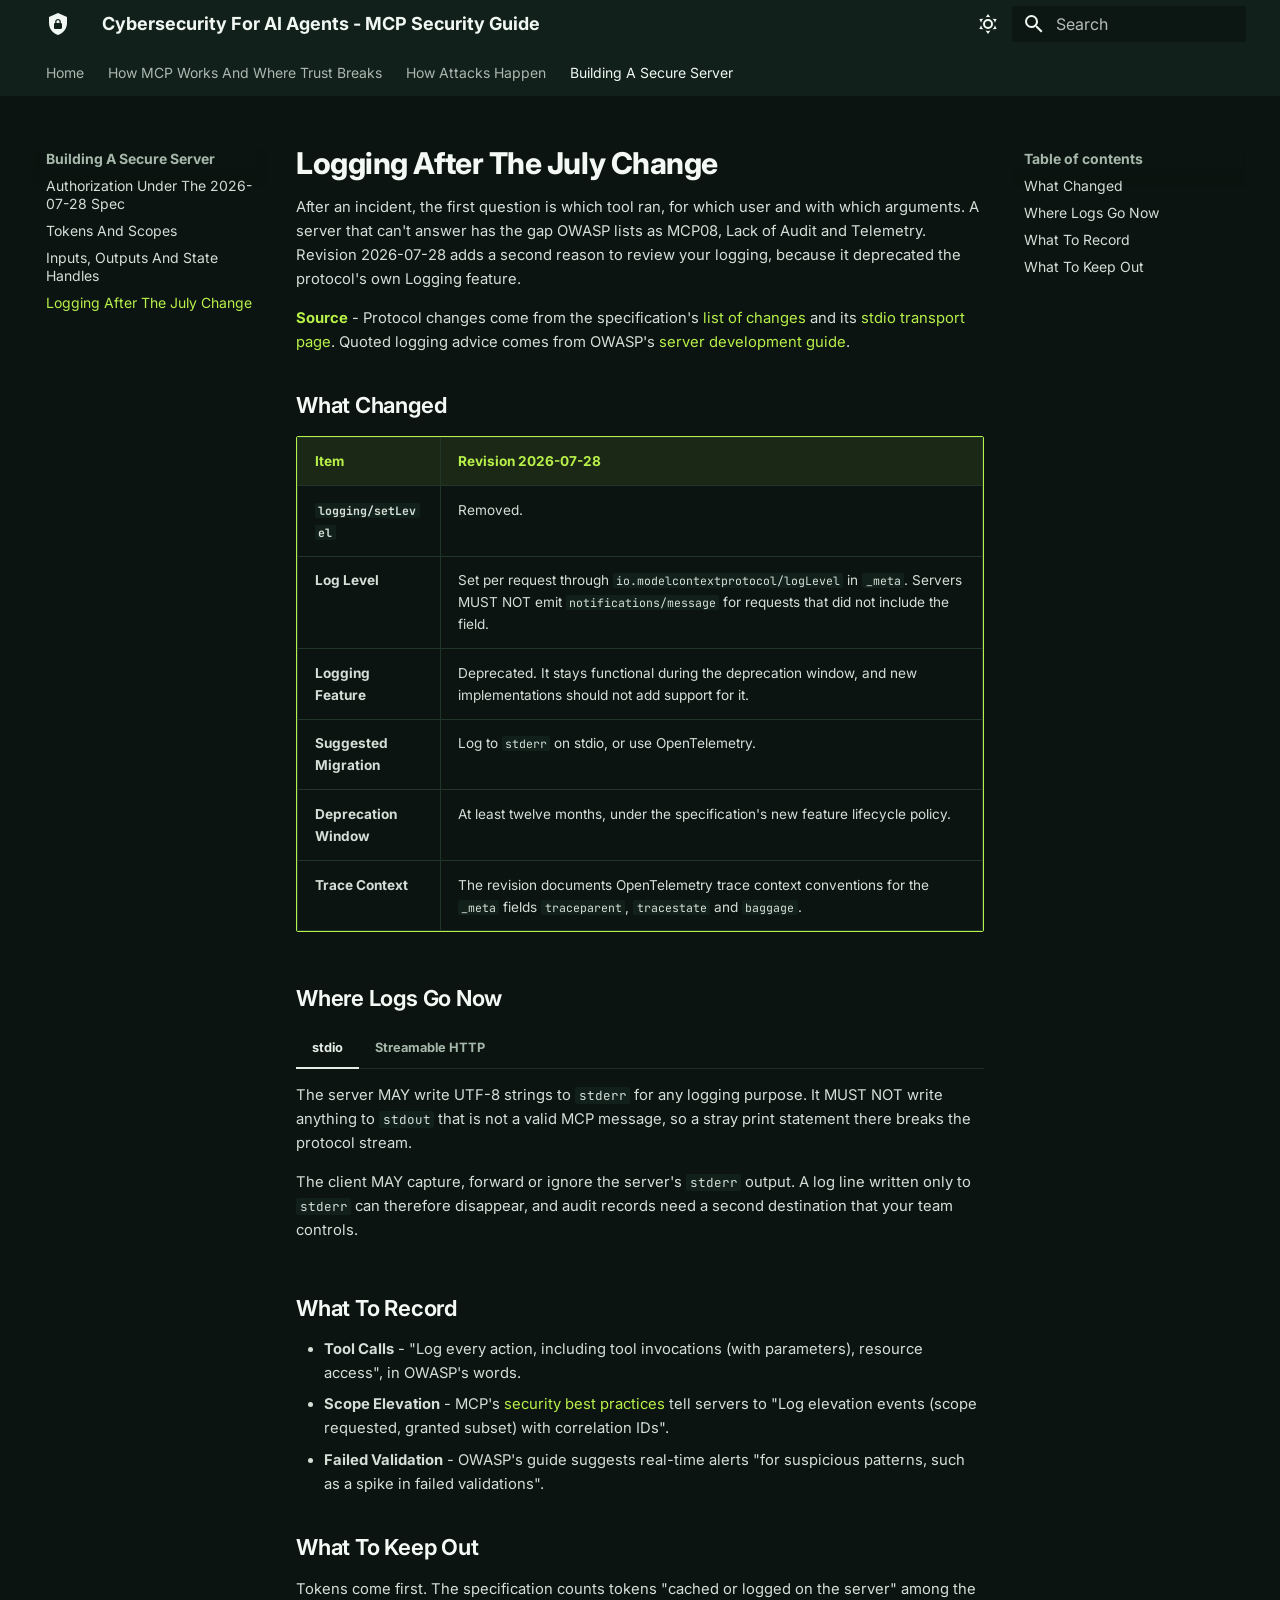
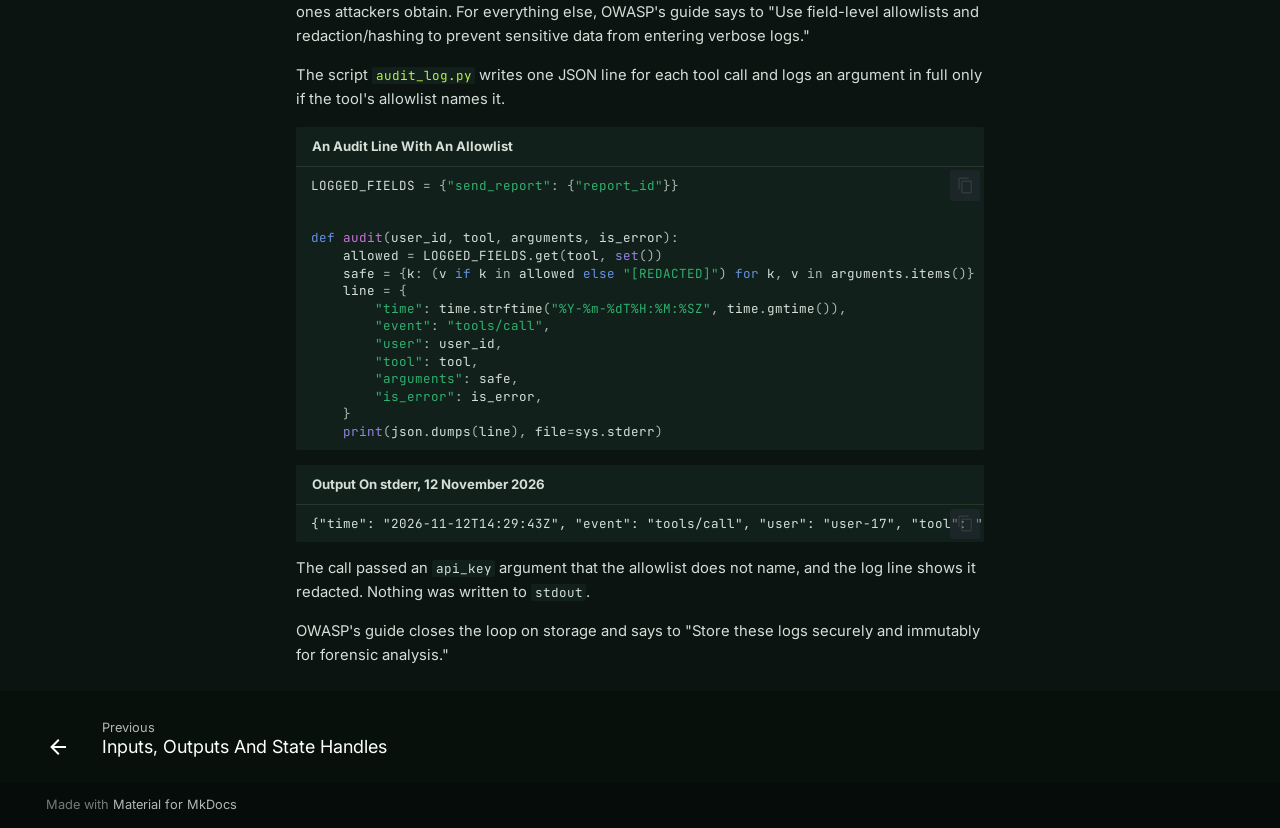
<file: building-a-secure-server/logging/index.html>
<!doctype html>
<html lang="en" class="no-js">
  <head>
    
      <meta charset="utf-8">
      <meta name="viewport" content="width=device-width,initial-scale=1">
      
        <meta name="description" content="A vendor-neutral guide to securing AI agents that connect to company systems through the Model Context Protocol (MCP), checked against specification revision 2026-07-28.">
      
      
        <meta name="author" content="Archana Panda">
      
      
        <link rel="canonical" href="https://archanacontent.github.io/mcp-security-guide/building-a-secure-server/logging/">
      
      
        <link rel="prev" href="../inputs-outputs-state/">
      
      
      
        
      
      
      <link rel="icon" href="../../assets/images/favicon.png">
      <meta name="generator" content="mkdocs-1.6.1, mkdocs-material-9.8.1">
    
    
      
        <title>Logging After The July Change - Cybersecurity For AI Agents - MCP Security Guide</title>
      
    
    
      <link rel="stylesheet" href="../../assets/stylesheets/main.57a0d79d.min.css">
      
        
        <link rel="stylesheet" href="../../assets/stylesheets/palette.fb2fffe2.min.css">
      
      


    
    
      
    
    
      
        
        
        <link rel="preconnect" href="https://fonts.gstatic.com" crossorigin>
        <link rel="stylesheet" href="https://fonts.googleapis.com/css?family=Inter:300,300i,400,400i,700,700i%7CJetBrains+Mono:400,400i,700,700i&display=fallback">
        <style>:root{--md-text-font:"Inter";--md-code-font:"JetBrains Mono"}</style>
      
    
    
      <link rel="stylesheet" href="../../stylesheets/extra.css">
    
    <script>__md_scope=new URL("../..",location),__md_hash=e=>[...e].reduce(((e,_)=>(e<<5)-e+_.charCodeAt(0)),0),__md_get=(e,_=localStorage,t=__md_scope)=>JSON.parse(_.getItem(t.pathname+"."+e)),__md_set=(e,_,t=localStorage,a=__md_scope)=>{try{t.setItem(a.pathname+"."+e,JSON.stringify(_))}catch(e){}}</script>
    
      
  


  
  

<script id="__analytics">function __md_analytics(){function e(){dataLayer.push(arguments)}window.dataLayer=window.dataLayer||[],e("js",new Date),e("config","G-R5QPB9VQWB"),document.addEventListener("DOMContentLoaded",(function(){document.forms.search&&document.forms.search.query.addEventListener("blur",(function(){this.value&&e("event","search",{search_term:this.value})}));document$.subscribe((function(){var t=document.forms.feedback;if(void 0!==t)for(var a of t.querySelectorAll("[type=submit]"))a.addEventListener("click",(function(a){a.preventDefault();var n=document.location.pathname,d=this.getAttribute("data-md-value");e("event","feedback",{page:n,data:d}),t.firstElementChild.disabled=!0;var r=t.querySelector(".md-feedback__note [data-md-value='"+d+"']");r&&(r.hidden=!1)})),t.hidden=!1})),location$.subscribe((function(t){e("config","G-R5QPB9VQWB",{page_path:t.pathname})}))}));var t=document.createElement("script");t.async=!0,t.src="https://www.googletagmanager.com/gtag/js?id=G-R5QPB9VQWB",document.getElementById("__analytics").insertAdjacentElement("afterEnd",t)}</script>
  
    <script>"undefined"!=typeof __md_analytics&&__md_analytics()</script>
  

    
    
  </head>
  
  
    
    
      
    
    
    
    
    <body dir="ltr" data-md-color-scheme="slate" data-md-color-primary="custom" data-md-color-accent="custom">
  
    
    <input class="md-toggle" data-md-toggle="drawer" type="checkbox" id="__drawer" autocomplete="off">
    <input class="md-toggle" data-md-toggle="search" type="checkbox" id="__search" autocomplete="off">
    <label class="md-overlay" for="__drawer"></label>
    <div data-md-component="skip">
      
        
        <a href="#logging-after-the-july-change" class="md-skip">
          Skip to content
        </a>
      
    </div>
    <div data-md-component="announce">
      
    </div>
    
    
      

<header class="md-header" data-md-component="header">
  <nav class="md-header__inner md-grid" aria-label="Header">
    <a href="../.." title="Cybersecurity For AI Agents - MCP Security Guide" class="md-header__button md-logo" aria-label="Cybersecurity For AI Agents - MCP Security Guide" data-md-component="logo">
      
  
  <svg xmlns="http://www.w3.org/2000/svg" viewBox="0 0 24 24"><path d="M12 1 3 5v6c0 5.55 3.84 10.74 9 12 5.16-1.26 9-6.45 9-12V5zm0 6c1.4 0 2.8 1.1 2.8 2.5V11c.6 0 1.2.6 1.2 1.3v3.5c0 .6-.6 1.2-1.3 1.2H9.2c-.6 0-1.2-.6-1.2-1.3v-3.5c0-.6.6-1.2 1.2-1.2V9.5C9.2 8.1 10.6 7 12 7m0 1.2c-.8 0-1.5.5-1.5 1.3V11h3V9.5c0-.8-.7-1.3-1.5-1.3"/></svg>

    </a>
    <label class="md-header__button md-icon" for="__drawer">
      
      <svg xmlns="http://www.w3.org/2000/svg" viewBox="0 0 24 24"><path d="M3 6h18v2H3zm0 5h18v2H3zm0 5h18v2H3z"/></svg>
    </label>
    <div class="md-header__title" data-md-component="header-title">
      <div class="md-header__ellipsis">
        <div class="md-header__topic">
          <span class="md-ellipsis">
            Cybersecurity For AI Agents - MCP Security Guide
          </span>
        </div>
        <div class="md-header__topic" data-md-component="header-topic">
          <span class="md-ellipsis">
            
              Logging After The July Change
            
          </span>
        </div>
      </div>
    </div>
    
      
        <form class="md-header__option" data-md-component="palette">
  
    
    
    
    <input class="md-option" data-md-color-media="" data-md-color-scheme="slate" data-md-color-primary="custom" data-md-color-accent="custom"  aria-label="Switch To Day Mode"  type="radio" name="__palette" id="__palette_0">
    
      <label class="md-header__button md-icon" title="Switch To Day Mode" for="__palette_1" hidden>
        <svg xmlns="http://www.w3.org/2000/svg" viewBox="0 0 24 24"><path d="M12 7a5 5 0 0 1 5 5 5 5 0 0 1-5 5 5 5 0 0 1-5-5 5 5 0 0 1 5-5m0 2a3 3 0 0 0-3 3 3 3 0 0 0 3 3 3 3 0 0 0 3-3 3 3 0 0 0-3-3m0-7 2.39 3.42C13.65 5.15 12.84 5 12 5s-1.65.15-2.39.42zM3.34 7l4.16-.35A7.2 7.2 0 0 0 5.94 8.5c-.44.74-.69 1.5-.83 2.29zm.02 10 1.76-3.77a7.131 7.131 0 0 0 2.38 4.14zM20.65 7l-1.77 3.79a7.02 7.02 0 0 0-2.38-4.15zm-.01 10-4.14.36c.59-.51 1.12-1.14 1.54-1.86.42-.73.69-1.5.83-2.29zM12 22l-2.41-3.44c.74.27 1.55.44 2.41.44.82 0 1.63-.17 2.37-.44z"/></svg>
      </label>
    
  
    
    
    
    <input class="md-option" data-md-color-media="" data-md-color-scheme="default" data-md-color-primary="custom" data-md-color-accent="custom"  aria-label="Switch To Night Mode"  type="radio" name="__palette" id="__palette_1">
    
      <label class="md-header__button md-icon" title="Switch To Night Mode" for="__palette_0" hidden>
        <svg xmlns="http://www.w3.org/2000/svg" viewBox="0 0 24 24"><path d="m17.75 4.09-2.53 1.94.91 3.06-2.63-1.81-2.63 1.81.91-3.06-2.53-1.94L12.44 4l1.06-3 1.06 3zm3.5 6.91-1.64 1.25.59 1.98-1.7-1.17-1.7 1.17.59-1.98L15.75 11l2.06-.05L18.5 9l.69 1.95zm-2.28 4.95c.83-.08 1.72 1.1 1.19 1.85-.32.45-.66.87-1.08 1.27C15.17 23 8.84 23 4.94 19.07c-3.91-3.9-3.91-10.24 0-14.14.4-.4.82-.76 1.27-1.08.75-.53 1.93.36 1.85 1.19-.27 2.86.69 5.83 2.89 8.02a9.96 9.96 0 0 0 8.02 2.89m-1.64 2.02a12.08 12.08 0 0 1-7.8-3.47c-2.17-2.19-3.33-5-3.49-7.82-2.81 3.14-2.7 7.96.31 10.98 3.02 3.01 7.84 3.12 10.98.31"/></svg>
      </label>
    
  
</form>
      
    
    
      <script>var palette=__md_get("__palette");if(palette&&palette.color){if("(prefers-color-scheme)"===palette.color.media){var media=matchMedia("(prefers-color-scheme: light)"),input=document.querySelector(media.matches?"[data-md-color-media='(prefers-color-scheme: light)']":"[data-md-color-media='(prefers-color-scheme: dark)']");palette.color.media=input.getAttribute("data-md-color-media"),palette.color.scheme=input.getAttribute("data-md-color-scheme"),palette.color.primary=input.getAttribute("data-md-color-primary"),palette.color.accent=input.getAttribute("data-md-color-accent")}for(var[key,value]of Object.entries(palette.color))document.body.setAttribute("data-md-color-"+key,value)}</script>
    
    
    
      
      
        <label class="md-header__button md-icon" for="__search">
          
          <svg xmlns="http://www.w3.org/2000/svg" viewBox="0 0 24 24"><path d="M9.5 3A6.5 6.5 0 0 1 16 9.5c0 1.61-.59 3.09-1.56 4.23l.27.27h.79l5 5-1.5 1.5-5-5v-.79l-.27-.27A6.52 6.52 0 0 1 9.5 16 6.5 6.5 0 0 1 3 9.5 6.5 6.5 0 0 1 9.5 3m0 2C7 5 5 7 5 9.5S7 14 9.5 14 14 12 14 9.5 12 5 9.5 5"/></svg>
        </label>
        <div class="md-search" data-md-component="search" role="dialog">
  <label class="md-search__overlay" for="__search"></label>
  <div class="md-search__inner" role="search">
    <form class="md-search__form" name="search">
      <input type="text" class="md-search__input" name="query" aria-label="Search" placeholder="Search" autocapitalize="off" autocorrect="off" autocomplete="off" spellcheck="false" data-md-component="search-query" required>
      <label class="md-search__icon md-icon" for="__search">
        
        <svg xmlns="http://www.w3.org/2000/svg" viewBox="0 0 24 24"><path d="M9.5 3A6.5 6.5 0 0 1 16 9.5c0 1.61-.59 3.09-1.56 4.23l.27.27h.79l5 5-1.5 1.5-5-5v-.79l-.27-.27A6.52 6.52 0 0 1 9.5 16 6.5 6.5 0 0 1 3 9.5 6.5 6.5 0 0 1 9.5 3m0 2C7 5 5 7 5 9.5S7 14 9.5 14 14 12 14 9.5 12 5 9.5 5"/></svg>
        
        <svg xmlns="http://www.w3.org/2000/svg" viewBox="0 0 24 24"><path d="M20 11v2H8l5.5 5.5-1.42 1.42L4.16 12l7.92-7.92L13.5 5.5 8 11z"/></svg>
      </label>
      <nav class="md-search__options" aria-label="Search">
        
        <button type="reset" class="md-search__icon md-icon" title="Clear" aria-label="Clear" tabindex="-1">
          
          <svg xmlns="http://www.w3.org/2000/svg" viewBox="0 0 24 24"><path d="M19 6.41 17.59 5 12 10.59 6.41 5 5 6.41 10.59 12 5 17.59 6.41 19 12 13.41 17.59 19 19 17.59 13.41 12z"/></svg>
        </button>
      </nav>
      
    </form>
    <div class="md-search__output">
      <div class="md-search__scrollwrap" tabindex="0" data-md-scrollfix>
        <div class="md-search-result" data-md-component="search-result">
          <div class="md-search-result__meta">
            Initializing search
          </div>
          <ol class="md-search-result__list" role="presentation"></ol>
        </div>
      </div>
    </div>
  </div>
</div>
      
    
    
  </nav>
  
</header>
    
    <div class="md-container" data-md-component="container">
      
      
        
          
            
<nav class="md-tabs" aria-label="Tabs" data-md-component="tabs">
  <div class="md-grid">
    <ul class="md-tabs__list">
      
        
  
  
  
  
    <li class="md-tabs__item">
      <a href="../.." class="md-tabs__link">
        
  
  
    
  
  Home

      </a>
    </li>
  

      
        
  
  
  
  
    
    
      <li class="md-tabs__item">
        <a href="../../how-mcp-works/roles/" class="md-tabs__link">
          
  
  
  How MCP Works And Where Trust Breaks

        </a>
      </li>
    
  

      
        
  
  
  
  
    
    
      <li class="md-tabs__item">
        <a href="../../how-attacks-happen/deadbugz/" class="md-tabs__link">
          
  
  
  How Attacks Happen

        </a>
      </li>
    
  

      
        
  
  
  
    
  
  
    
    
      <li class="md-tabs__item md-tabs__item--active">
        <a href="../authorization/" class="md-tabs__link">
          
  
  
  Building A Secure Server

        </a>
      </li>
    
  

      
    </ul>
  </div>
</nav>
          
        
      
      <main class="md-main" data-md-component="main">
        <div class="md-main__inner md-grid">
          
            
              
              <div class="md-sidebar md-sidebar--primary" data-md-component="sidebar" data-md-type="navigation" >
                <div class="md-sidebar__scrollwrap">
                  <div class="md-sidebar__inner">
                    


  


<nav class="md-nav md-nav--primary md-nav--lifted" aria-label="Navigation" data-md-level="0">
  <label class="md-nav__title" for="__drawer">
    <a href="../.." title="Cybersecurity For AI Agents - MCP Security Guide" class="md-nav__button md-logo" aria-label="Cybersecurity For AI Agents - MCP Security Guide" data-md-component="logo">
      
  
  <svg xmlns="http://www.w3.org/2000/svg" viewBox="0 0 24 24"><path d="M12 1 3 5v6c0 5.55 3.84 10.74 9 12 5.16-1.26 9-6.45 9-12V5zm0 6c1.4 0 2.8 1.1 2.8 2.5V11c.6 0 1.2.6 1.2 1.3v3.5c0 .6-.6 1.2-1.3 1.2H9.2c-.6 0-1.2-.6-1.2-1.3v-3.5c0-.6.6-1.2 1.2-1.2V9.5C9.2 8.1 10.6 7 12 7m0 1.2c-.8 0-1.5.5-1.5 1.3V11h3V9.5c0-.8-.7-1.3-1.5-1.3"/></svg>

    </a>
    Cybersecurity For AI Agents - MCP Security Guide
  </label>
  
  <ul class="md-nav__list" data-md-scrollfix>
    
      
      
  
  
  
  
    <li class="md-nav__item">
      <a href="../.." class="md-nav__link">
        
  
  
  <span class="md-ellipsis">
    
  
    Home
  

    
  </span>
  
  

      </a>
    </li>
  

    
      
      
  
  
  
  
    
    
    
    
      
      
        
      
    
    
    <li class="md-nav__item md-nav__item--nested">
      
        
        
        <input class="md-nav__toggle md-toggle " type="checkbox" id="__nav_2" >
        
          
          <label class="md-nav__link" for="__nav_2" id="__nav_2_label" tabindex="0">
            
  
  
  <span class="md-ellipsis">
    
  
    How MCP Works And Where Trust Breaks
  

    
  </span>
  
  

            <span class="md-nav__icon md-icon"></span>
          </label>
        
        <nav class="md-nav" data-md-level="1" aria-labelledby="__nav_2_label" aria-expanded="false">
          <label class="md-nav__title" for="__nav_2">
            <span class="md-nav__icon md-icon"></span>
            
  
    How MCP Works And Where Trust Breaks
  

          </label>
          <ul class="md-nav__list" data-md-scrollfix>
            
              
                
  
  
  
  
    <li class="md-nav__item">
      <a href="../../how-mcp-works/roles/" class="md-nav__link">
        
  
  
  <span class="md-ellipsis">
    
  
    The Three Roles: Host, Client, Server
  

    
  </span>
  
  

      </a>
    </li>
  

              
            
              
                
  
  
  
  
    <li class="md-nav__item">
      <a href="../../how-mcp-works/tool-definitions/" class="md-nav__link">
        
  
  
  <span class="md-ellipsis">
    
  
    Why The Model Reads Tool Definitions
  

    
  </span>
  
  

      </a>
    </li>
  

              
            
              
                
  
  
  
  
    <li class="md-nav__item">
      <a href="../../how-mcp-works/what-the-protocol-leaves/" class="md-nav__link">
        
  
  
  <span class="md-ellipsis">
    
  
    What The Protocol Leaves To You
  

    
  </span>
  
  

      </a>
    </li>
  

              
            
          </ul>
        </nav>
      
    </li>
  

    
      
      
  
  
  
  
    
    
    
    
      
      
        
      
    
    
    <li class="md-nav__item md-nav__item--nested">
      
        
        
        <input class="md-nav__toggle md-toggle " type="checkbox" id="__nav_3" >
        
          
          <label class="md-nav__link" for="__nav_3" id="__nav_3_label" tabindex="0">
            
  
  
  <span class="md-ellipsis">
    
  
    How Attacks Happen
  

    
  </span>
  
  

            <span class="md-nav__icon md-icon"></span>
          </label>
        
        <nav class="md-nav" data-md-level="1" aria-labelledby="__nav_3_label" aria-expanded="false">
          <label class="md-nav__title" for="__nav_3">
            <span class="md-nav__icon md-icon"></span>
            
  
    How Attacks Happen
  

          </label>
          <ul class="md-nav__list" data-md-scrollfix>
            
              
                
  
  
  
  
    <li class="md-nav__item">
      <a href="../../how-attacks-happen/deadbugz/" class="md-nav__link">
        
  
  
  <span class="md-ellipsis">
    
  
    Deadbugz, August 2026
  

    
  </span>
  
  

      </a>
    </li>
  

              
            
              
                
  
  
  
  
    <li class="md-nav__item">
      <a href="../../how-attacks-happen/whatsapp-demonstration/" class="md-nav__link">
        
  
  
  <span class="md-ellipsis">
    
  
    The WhatsApp Demonstration, April 2025
  

    
  </span>
  
  

      </a>
    </li>
  

              
            
              
                
  
  
  
  
    <li class="md-nav__item">
      <a href="../../how-attacks-happen/fake-postmark-package/" class="md-nav__link">
        
  
  
  <span class="md-ellipsis">
    
  
    The Fake Postmark Package, September 2025
  

    
  </span>
  
  

      </a>
    </li>
  

              
            
              
                
  
  
  
  
    <li class="md-nav__item">
      <a href="../../how-attacks-happen/owasp-mapping/" class="md-nav__link">
        
  
  
  <span class="md-ellipsis">
    
  
    The Cases Against OWASP's Beta List
  

    
  </span>
  
  

      </a>
    </li>
  

              
            
          </ul>
        </nav>
      
    </li>
  

    
      
      
  
  
    
  
  
  
    
    
    
    
      
        
        
      
      
        
      
    
    
    <li class="md-nav__item md-nav__item--active md-nav__item--section md-nav__item--nested">
      
        
        
        <input class="md-nav__toggle md-toggle " type="checkbox" id="__nav_4" checked>
        
          
          <label class="md-nav__link" for="__nav_4" id="__nav_4_label" tabindex="">
            
  
  
  <span class="md-ellipsis">
    
  
    Building A Secure Server
  

    
  </span>
  
  

            <span class="md-nav__icon md-icon"></span>
          </label>
        
        <nav class="md-nav" data-md-level="1" aria-labelledby="__nav_4_label" aria-expanded="true">
          <label class="md-nav__title" for="__nav_4">
            <span class="md-nav__icon md-icon"></span>
            
  
    Building A Secure Server
  

          </label>
          <ul class="md-nav__list" data-md-scrollfix>
            
              
                
  
  
  
  
    <li class="md-nav__item">
      <a href="../authorization/" class="md-nav__link">
        
  
  
  <span class="md-ellipsis">
    
  
    Authorization Under The 2026-07-28 Spec
  

    
  </span>
  
  

      </a>
    </li>
  

              
            
              
                
  
  
  
  
    <li class="md-nav__item">
      <a href="../tokens-and-scopes/" class="md-nav__link">
        
  
  
  <span class="md-ellipsis">
    
  
    Tokens And Scopes
  

    
  </span>
  
  

      </a>
    </li>
  

              
            
              
                
  
  
  
  
    <li class="md-nav__item">
      <a href="../inputs-outputs-state/" class="md-nav__link">
        
  
  
  <span class="md-ellipsis">
    
  
    Inputs, Outputs And State Handles
  

    
  </span>
  
  

      </a>
    </li>
  

              
            
              
                
  
  
    
  
  
  
    <li class="md-nav__item md-nav__item--active">
      
      <input class="md-nav__toggle md-toggle" type="checkbox" id="__toc">
      
      
        
      
      
        <label class="md-nav__link md-nav__link--active" for="__toc">
          
  
  
  <span class="md-ellipsis">
    
  
    Logging After The July Change
  

    
  </span>
  
  

          <span class="md-nav__icon md-icon"></span>
        </label>
      
      <a href="./" class="md-nav__link md-nav__link--active">
        
  
  
  <span class="md-ellipsis">
    
  
    Logging After The July Change
  

    
  </span>
  
  

      </a>
      
        

<nav class="md-nav md-nav--secondary" aria-label="Table of contents">
  
  
  
    
  
  
    <label class="md-nav__title" for="__toc">
      <span class="md-nav__icon md-icon"></span>
      Table of contents
    </label>
    <ul class="md-nav__list" data-md-component="toc" data-md-scrollfix>
      
        <li class="md-nav__item">
  <a href="#what-changed" class="md-nav__link">
    <span class="md-ellipsis">
      
        What Changed
      
    </span>
  </a>
  
</li>
      
        <li class="md-nav__item">
  <a href="#where-logs-go-now" class="md-nav__link">
    <span class="md-ellipsis">
      
        Where Logs Go Now
      
    </span>
  </a>
  
</li>
      
        <li class="md-nav__item">
  <a href="#what-to-record" class="md-nav__link">
    <span class="md-ellipsis">
      
        What To Record
      
    </span>
  </a>
  
</li>
      
        <li class="md-nav__item">
  <a href="#what-to-keep-out" class="md-nav__link">
    <span class="md-ellipsis">
      
        What To Keep Out
      
    </span>
  </a>
  
</li>
      
    </ul>
  
</nav>
      
    </li>
  

              
            
          </ul>
        </nav>
      
    </li>
  

    
  </ul>
</nav>
                  </div>
                </div>
              </div>
            
            
              
              <div class="md-sidebar md-sidebar--secondary" data-md-component="sidebar" data-md-type="toc" >
                <div class="md-sidebar__scrollwrap">
                  <div class="md-sidebar__inner">
                    

<nav class="md-nav md-nav--secondary" aria-label="Table of contents">
  
  
  
    
  
  
    <label class="md-nav__title" for="__toc">
      <span class="md-nav__icon md-icon"></span>
      Table of contents
    </label>
    <ul class="md-nav__list" data-md-component="toc" data-md-scrollfix>
      
        <li class="md-nav__item">
  <a href="#what-changed" class="md-nav__link">
    <span class="md-ellipsis">
      
        What Changed
      
    </span>
  </a>
  
</li>
      
        <li class="md-nav__item">
  <a href="#where-logs-go-now" class="md-nav__link">
    <span class="md-ellipsis">
      
        Where Logs Go Now
      
    </span>
  </a>
  
</li>
      
        <li class="md-nav__item">
  <a href="#what-to-record" class="md-nav__link">
    <span class="md-ellipsis">
      
        What To Record
      
    </span>
  </a>
  
</li>
      
        <li class="md-nav__item">
  <a href="#what-to-keep-out" class="md-nav__link">
    <span class="md-ellipsis">
      
        What To Keep Out
      
    </span>
  </a>
  
</li>
      
    </ul>
  
</nav>
                  </div>
                </div>
              </div>
            
          
          
            <div class="md-content" data-md-component="content">
              
              <article class="md-content__inner md-typeset">
                
                  



<h1 id="logging-after-the-july-change">Logging After The July Change<a class="headerlink" href="#logging-after-the-july-change" title="Permanent link">&para;</a></h1>
<p>After an incident, the first question is which tool ran, for which user and with which arguments. A server that can't answer has the gap OWASP lists as MCP08, Lack of Audit and Telemetry. Revision 2026-07-28 adds a second reason to review your logging, because it deprecated the protocol's own Logging feature.</p>
<p><span class="label">Source</span> - Protocol changes come from the specification's <a href="https://modelcontextprotocol.io/specification/2026-07-28/changelog">list of changes</a> and its <a href="https://modelcontextprotocol.io/specification/2026-07-28/basic/transports/stdio">stdio transport page</a>. Quoted logging advice comes from OWASP's <a href="https://genai.owasp.org/resource/a-practical-guide-for-secure-mcp-server-development/">server development guide</a>.</p>
<h2 id="what-changed">What Changed<a class="headerlink" href="#what-changed" title="Permanent link">&para;</a></h2>
<table>
<thead>
<tr>
<th>Item</th>
<th>Revision 2026-07-28</th>
</tr>
</thead>
<tbody>
<tr>
<td><strong><code>logging/setLevel</code></strong></td>
<td>Removed.</td>
</tr>
<tr>
<td><strong>Log Level</strong></td>
<td>Set per request through <code>io.modelcontextprotocol/logLevel</code> in <code>_meta</code>. Servers MUST NOT emit <code>notifications/message</code> for requests that did not include the field.</td>
</tr>
<tr>
<td><strong>Logging Feature</strong></td>
<td>Deprecated. It stays functional during the deprecation window, and new implementations should not add support for it.</td>
</tr>
<tr>
<td><strong>Suggested Migration</strong></td>
<td>Log to <code>stderr</code> on stdio, or use OpenTelemetry.</td>
</tr>
<tr>
<td><strong>Deprecation Window</strong></td>
<td>At least twelve months, under the specification's new feature lifecycle policy.</td>
</tr>
<tr>
<td><strong>Trace Context</strong></td>
<td>The revision documents OpenTelemetry trace context conventions for the <code>_meta</code> fields <code>traceparent</code>, <code>tracestate</code> and <code>baggage</code>.</td>
</tr>
</tbody>
</table>
<h2 id="where-logs-go-now">Where Logs Go Now<a class="headerlink" href="#where-logs-go-now" title="Permanent link">&para;</a></h2>
<div class="tabbed-set tabbed-alternate" data-tabs="1:2"><input checked="checked" id="__tabbed_1_1" name="__tabbed_1" type="radio" /><input id="__tabbed_1_2" name="__tabbed_1" type="radio" /><div class="tabbed-labels"><label for="__tabbed_1_1">stdio</label><label for="__tabbed_1_2">Streamable HTTP</label></div>
<div class="tabbed-content">
<div class="tabbed-block">
<p>The server MAY write UTF-8 strings to <code>stderr</code> for any logging purpose. It MUST NOT write anything to <code>stdout</code> that is not a valid MCP message, so a stray print statement there breaks the protocol stream.</p>
<p>The client MAY capture, forward or ignore the server's <code>stderr</code> output. A log line written only to <code>stderr</code> can therefore disappear, and audit records need a second destination that your team controls.</p>
</div>
<div class="tabbed-block">
<p>OpenTelemetry is the specification's suggested route. OWASP's guide adds the destination and says to "Feed MCP server audit logs into a centralized monitoring system (SIEM)."</p>
</div>
</div>
</div>
<h2 id="what-to-record">What To Record<a class="headerlink" href="#what-to-record" title="Permanent link">&para;</a></h2>
<ul>
<li><strong>Tool Calls</strong> - "Log every action, including tool invocations (with parameters), resource access", in OWASP's words.</li>
<li><strong>Scope Elevation</strong> - MCP's <a href="https://modelcontextprotocol.io/docs/2026-07-28/tutorials/security/security_best_practices">security best practices</a> tell servers to "Log elevation events (scope requested, granted subset) with correlation IDs".</li>
<li><strong>Failed Validation</strong> - OWASP's guide suggests real-time alerts "for suspicious patterns, such as a spike in failed validations".</li>
</ul>
<h2 id="what-to-keep-out">What To Keep Out<a class="headerlink" href="#what-to-keep-out" title="Permanent link">&para;</a></h2>
<p>Tokens come first. The specification counts tokens "cached or logged on the server" among the ones attackers obtain. For everything else, OWASP's guide says to "Use field-level allowlists and redaction/hashing to prevent sensitive data from entering verbose logs."</p>
<p>The script <a href="https://github.com/archanacontent/mcp-security-guide/blob/main/examples/part-3/audit_log.py"><code>audit_log.py</code></a> writes one JSON line for each tool call and logs an argument in full only if the tool's allowlist names it.</p>
<div class="highlight"><span class="filename">An Audit Line With An Allowlist</span><pre><span></span><code><a id="__codelineno-0-1" name="__codelineno-0-1" href="#__codelineno-0-1"></a><span class="n">LOGGED_FIELDS</span> <span class="o">=</span> <span class="p">{</span><span class="s2">"send_report"</span><span class="p">:</span> <span class="p">{</span><span class="s2">"report_id"</span><span class="p">}}</span>
<a id="__codelineno-0-2" name="__codelineno-0-2" href="#__codelineno-0-2"></a>
<a id="__codelineno-0-3" name="__codelineno-0-3" href="#__codelineno-0-3"></a>
<a id="__codelineno-0-4" name="__codelineno-0-4" href="#__codelineno-0-4"></a><span class="k">def</span><span class="w"> </span><span class="nf">audit</span><span class="p">(</span><span class="n">user_id</span><span class="p">,</span> <span class="n">tool</span><span class="p">,</span> <span class="n">arguments</span><span class="p">,</span> <span class="n">is_error</span><span class="p">):</span>
<a id="__codelineno-0-5" name="__codelineno-0-5" href="#__codelineno-0-5"></a>    <span class="n">allowed</span> <span class="o">=</span> <span class="n">LOGGED_FIELDS</span><span class="o">.</span><span class="n">get</span><span class="p">(</span><span class="n">tool</span><span class="p">,</span> <span class="nb">set</span><span class="p">())</span>
<a id="__codelineno-0-6" name="__codelineno-0-6" href="#__codelineno-0-6"></a>    <span class="n">safe</span> <span class="o">=</span> <span class="p">{</span><span class="n">k</span><span class="p">:</span> <span class="p">(</span><span class="n">v</span> <span class="k">if</span> <span class="n">k</span> <span class="ow">in</span> <span class="n">allowed</span> <span class="k">else</span> <span class="s2">"[REDACTED]"</span><span class="p">)</span> <span class="k">for</span> <span class="n">k</span><span class="p">,</span> <span class="n">v</span> <span class="ow">in</span> <span class="n">arguments</span><span class="o">.</span><span class="n">items</span><span class="p">()}</span>
<a id="__codelineno-0-7" name="__codelineno-0-7" href="#__codelineno-0-7"></a>    <span class="n">line</span> <span class="o">=</span> <span class="p">{</span>
<a id="__codelineno-0-8" name="__codelineno-0-8" href="#__codelineno-0-8"></a>        <span class="s2">"time"</span><span class="p">:</span> <span class="n">time</span><span class="o">.</span><span class="n">strftime</span><span class="p">(</span><span class="s2">"%Y-%m-</span><span class="si">%d</span><span class="s2">T%H:%M:%SZ"</span><span class="p">,</span> <span class="n">time</span><span class="o">.</span><span class="n">gmtime</span><span class="p">()),</span>
<a id="__codelineno-0-9" name="__codelineno-0-9" href="#__codelineno-0-9"></a>        <span class="s2">"event"</span><span class="p">:</span> <span class="s2">"tools/call"</span><span class="p">,</span>
<a id="__codelineno-0-10" name="__codelineno-0-10" href="#__codelineno-0-10"></a>        <span class="s2">"user"</span><span class="p">:</span> <span class="n">user_id</span><span class="p">,</span>
<a id="__codelineno-0-11" name="__codelineno-0-11" href="#__codelineno-0-11"></a>        <span class="s2">"tool"</span><span class="p">:</span> <span class="n">tool</span><span class="p">,</span>
<a id="__codelineno-0-12" name="__codelineno-0-12" href="#__codelineno-0-12"></a>        <span class="s2">"arguments"</span><span class="p">:</span> <span class="n">safe</span><span class="p">,</span>
<a id="__codelineno-0-13" name="__codelineno-0-13" href="#__codelineno-0-13"></a>        <span class="s2">"is_error"</span><span class="p">:</span> <span class="n">is_error</span><span class="p">,</span>
<a id="__codelineno-0-14" name="__codelineno-0-14" href="#__codelineno-0-14"></a>    <span class="p">}</span>
<a id="__codelineno-0-15" name="__codelineno-0-15" href="#__codelineno-0-15"></a>    <span class="nb">print</span><span class="p">(</span><span class="n">json</span><span class="o">.</span><span class="n">dumps</span><span class="p">(</span><span class="n">line</span><span class="p">),</span> <span class="n">file</span><span class="o">=</span><span class="n">sys</span><span class="o">.</span><span class="n">stderr</span><span class="p">)</span>
</code></pre></div>
<div class="highlight"><span class="filename">Output On stderr, 12 November 2026</span><pre><span></span><code><a id="__codelineno-1-1" name="__codelineno-1-1" href="#__codelineno-1-1"></a>{"time": "2026-11-12T14:29:43Z", "event": "tools/call", "user": "user-17", "tool": "send_report", "arguments": {"report_id": "FR-2031", "api_key": "[REDACTED]"}, "is_error": false}
</code></pre></div>
<p>The call passed an <code>api_key</code> argument that the allowlist does not name, and the log line shows it redacted. Nothing was written to <code>stdout</code>.</p>
<p>OWASP's guide closes the loop on storage and says to "Store these logs securely and immutably for forensic analysis."</p>









  




                
              </article>
            </div>
          
          
  <script>var tabs=__md_get("__tabs");if(Array.isArray(tabs))e:for(var set of document.querySelectorAll(".tabbed-set")){var labels=set.querySelector(".tabbed-labels");for(var tab of tabs)for(var label of labels.getElementsByTagName("label"))if(label.innerText.trim()===tab){var input=document.getElementById(label.htmlFor);input.checked=!0;continue e}}</script>

<script>var target=document.getElementById(location.hash.slice(1));target&&target.name&&(target.checked=target.name.startsWith("__tabbed_"))</script>
        </div>
        
          <button type="button" class="md-top md-icon" data-md-component="top" hidden>
  
  <svg xmlns="http://www.w3.org/2000/svg" viewBox="0 0 24 24"><path d="M13 20h-2V8l-5.5 5.5-1.42-1.42L12 4.16l7.92 7.92-1.42 1.42L13 8z"/></svg>
  Back to top
</button>
        
      </main>
      
        <footer class="md-footer">
  
    
      
      <nav class="md-footer__inner md-grid" aria-label="Footer" >
        
          
          <a href="../inputs-outputs-state/" class="md-footer__link md-footer__link--prev" aria-label="Previous: Inputs, Outputs And State Handles">
            <div class="md-footer__button md-icon">
              
              <svg xmlns="http://www.w3.org/2000/svg" viewBox="0 0 24 24"><path d="M20 11v2H8l5.5 5.5-1.42 1.42L4.16 12l7.92-7.92L13.5 5.5 8 11z"/></svg>
            </div>
            <div class="md-footer__title">
              <span class="md-footer__direction">
                Previous
              </span>
              <div class="md-ellipsis">
                Inputs, Outputs And State Handles
              </div>
            </div>
          </a>
        
        
      </nav>
    
  
  <div class="md-footer-meta md-typeset">
    <div class="md-footer-meta__inner md-grid">
      <div class="md-copyright">
  
  
    Made with
    <a href="https://squidfunk.github.io/mkdocs-material/" target="_blank" rel="noopener">
      Material for MkDocs
    </a>
  
</div>
      
    </div>
  </div>
</footer>
      
    </div>
    <div class="md-dialog" data-md-component="dialog">
      <div class="md-dialog__inner md-typeset"></div>
    </div>
    
    
    
      
      
      <script id="__config" type="application/json">{"annotate": null, "base": "../..", "features": ["navigation.tabs", "navigation.sections", "navigation.footer", "navigation.top", "content.code.annotate", "content.code.copy", "content.tabs.link", "toc.follow"], "search": "../../assets/javascripts/workers/search.a7633da7.min.js", "tags": null, "translations": {"clipboard.copied": "Copied to clipboard", "clipboard.copy": "Copy to clipboard", "search.result.more.one": "1 more on this page", "search.result.more.other": "# more on this page", "search.result.none": "No matching documents", "search.result.one": "1 matching document", "search.result.other": "# matching documents", "search.result.placeholder": "Type to start searching", "search.result.term.missing": "Missing", "select.version": "Select version"}, "version": null}</script>
    
    
      <script src="../../assets/javascripts/bundle.a5f9d56c.min.js"></script>
      
        <script src="../../javascripts/tour.js"></script>
      
    
  </body>
</html>
</file>
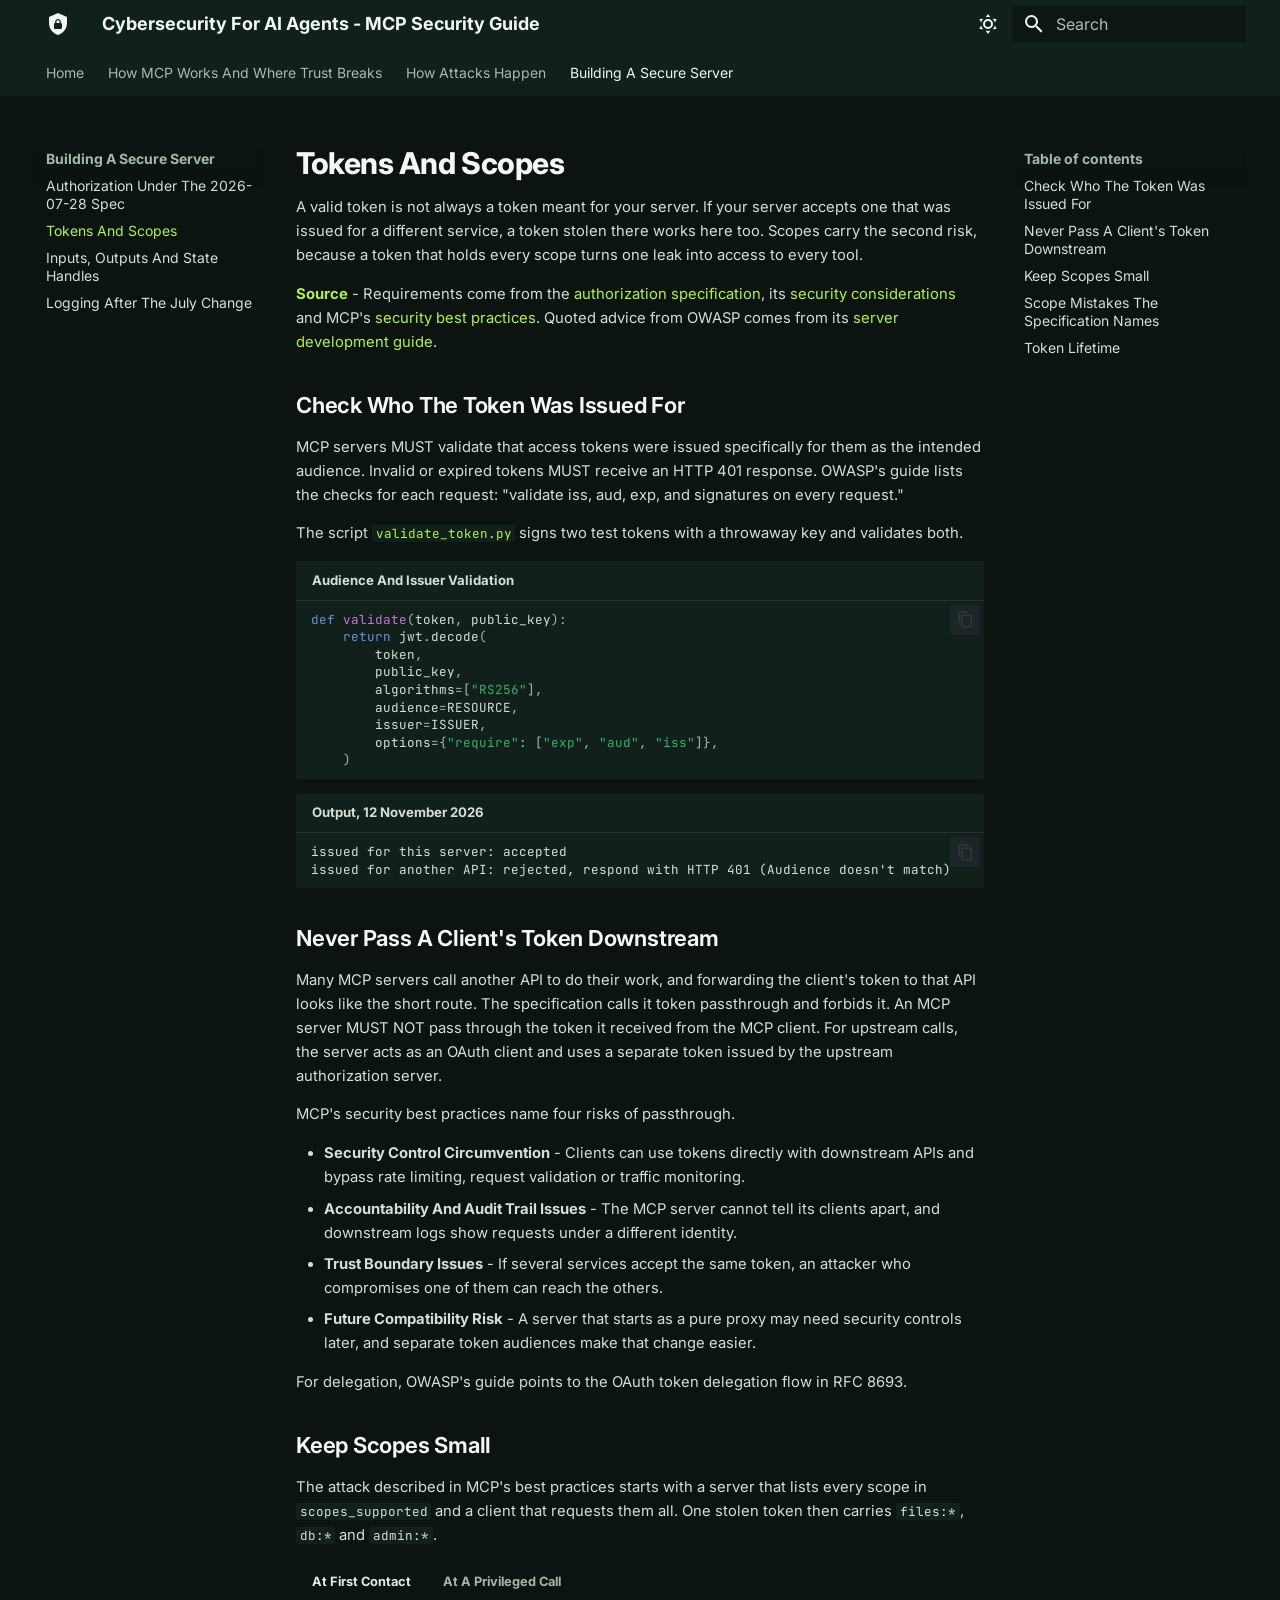
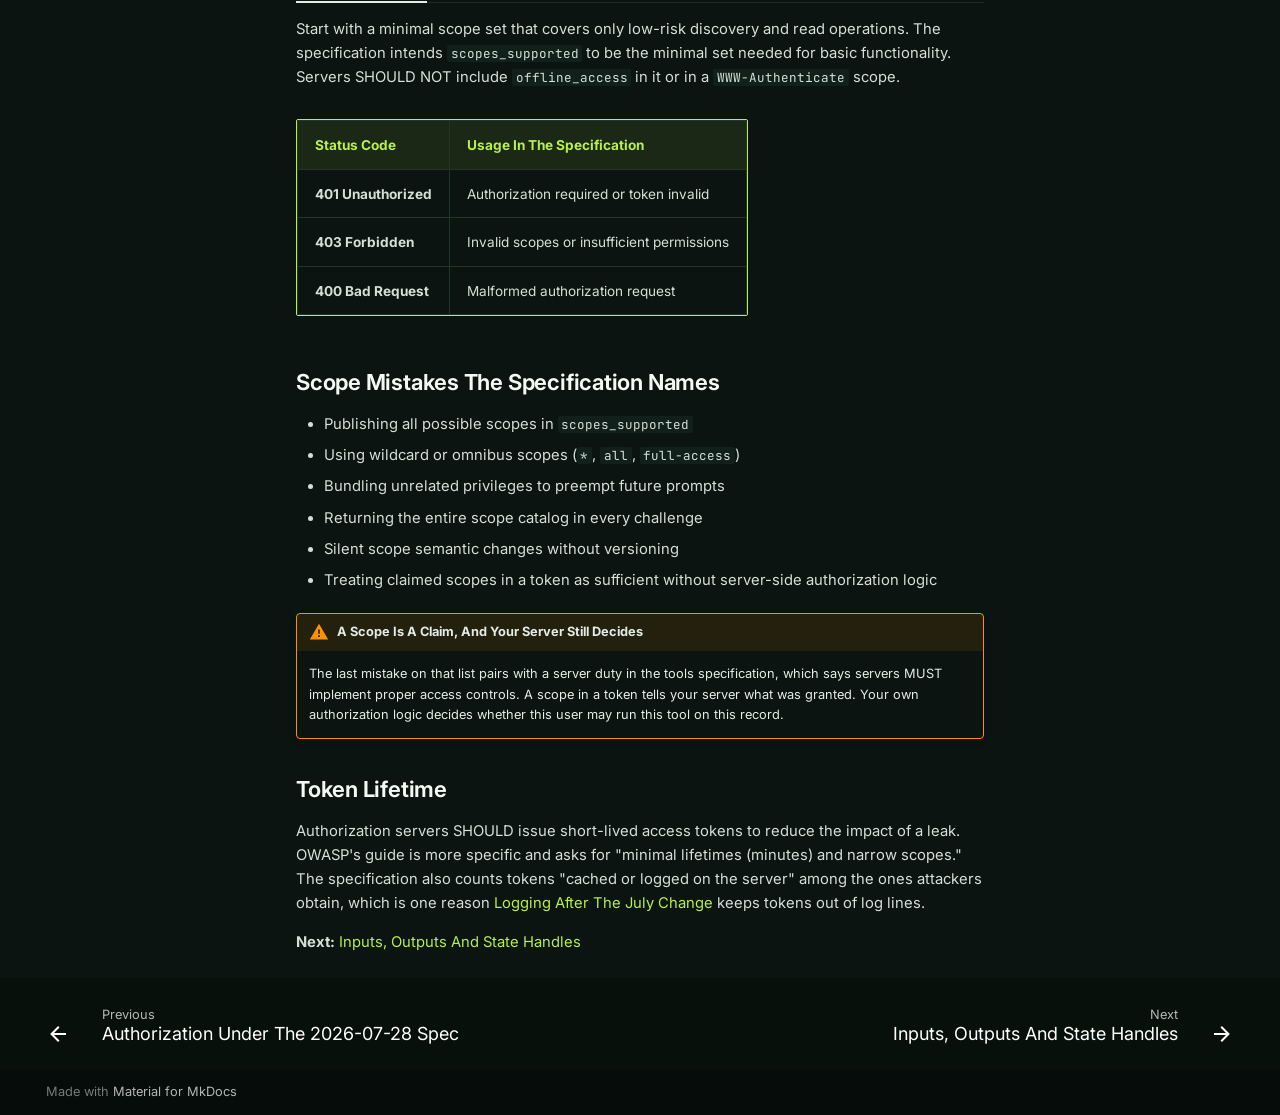
<file: building-a-secure-server/tokens-and-scopes/index.html>
<!doctype html>
<html lang="en" class="no-js">
  <head>
    
      <meta charset="utf-8">
      <meta name="viewport" content="width=device-width,initial-scale=1">
      
        <meta name="description" content="A vendor-neutral guide to securing AI agents that connect to company systems through the Model Context Protocol (MCP), checked against specification revision 2026-07-28.">
      
      
        <meta name="author" content="Archana Panda">
      
      
        <link rel="canonical" href="https://archanacontent.github.io/mcp-security-guide/building-a-secure-server/tokens-and-scopes/">
      
      
        <link rel="prev" href="../authorization/">
      
      
        <link rel="next" href="../inputs-outputs-state/">
      
      
        
      
      
      <link rel="icon" href="../../assets/images/favicon.png">
      <meta name="generator" content="mkdocs-1.6.1, mkdocs-material-9.8.1">
    
    
      
        <title>Tokens And Scopes - Cybersecurity For AI Agents - MCP Security Guide</title>
      
    
    
      <link rel="stylesheet" href="../../assets/stylesheets/main.57a0d79d.min.css">
      
        
        <link rel="stylesheet" href="../../assets/stylesheets/palette.fb2fffe2.min.css">
      
      


    
    
      
    
    
      
        
        
        <link rel="preconnect" href="https://fonts.gstatic.com" crossorigin>
        <link rel="stylesheet" href="https://fonts.googleapis.com/css?family=Inter:300,300i,400,400i,700,700i%7CJetBrains+Mono:400,400i,700,700i&display=fallback">
        <style>:root{--md-text-font:"Inter";--md-code-font:"JetBrains Mono"}</style>
      
    
    
      <link rel="stylesheet" href="../../stylesheets/extra.css">
    
    <script>__md_scope=new URL("../..",location),__md_hash=e=>[...e].reduce(((e,_)=>(e<<5)-e+_.charCodeAt(0)),0),__md_get=(e,_=localStorage,t=__md_scope)=>JSON.parse(_.getItem(t.pathname+"."+e)),__md_set=(e,_,t=localStorage,a=__md_scope)=>{try{t.setItem(a.pathname+"."+e,JSON.stringify(_))}catch(e){}}</script>
    
      
  


  
  

<script id="__analytics">function __md_analytics(){function e(){dataLayer.push(arguments)}window.dataLayer=window.dataLayer||[],e("js",new Date),e("config","G-R5QPB9VQWB"),document.addEventListener("DOMContentLoaded",(function(){document.forms.search&&document.forms.search.query.addEventListener("blur",(function(){this.value&&e("event","search",{search_term:this.value})}));document$.subscribe((function(){var t=document.forms.feedback;if(void 0!==t)for(var a of t.querySelectorAll("[type=submit]"))a.addEventListener("click",(function(a){a.preventDefault();var n=document.location.pathname,d=this.getAttribute("data-md-value");e("event","feedback",{page:n,data:d}),t.firstElementChild.disabled=!0;var r=t.querySelector(".md-feedback__note [data-md-value='"+d+"']");r&&(r.hidden=!1)})),t.hidden=!1})),location$.subscribe((function(t){e("config","G-R5QPB9VQWB",{page_path:t.pathname})}))}));var t=document.createElement("script");t.async=!0,t.src="https://www.googletagmanager.com/gtag/js?id=G-R5QPB9VQWB",document.getElementById("__analytics").insertAdjacentElement("afterEnd",t)}</script>
  
    <script>"undefined"!=typeof __md_analytics&&__md_analytics()</script>
  

    
    
  </head>
  
  
    
    
      
    
    
    
    
    <body dir="ltr" data-md-color-scheme="slate" data-md-color-primary="custom" data-md-color-accent="custom">
  
    
    <input class="md-toggle" data-md-toggle="drawer" type="checkbox" id="__drawer" autocomplete="off">
    <input class="md-toggle" data-md-toggle="search" type="checkbox" id="__search" autocomplete="off">
    <label class="md-overlay" for="__drawer"></label>
    <div data-md-component="skip">
      
        
        <a href="#tokens-and-scopes" class="md-skip">
          Skip to content
        </a>
      
    </div>
    <div data-md-component="announce">
      
    </div>
    
    
      

<header class="md-header" data-md-component="header">
  <nav class="md-header__inner md-grid" aria-label="Header">
    <a href="../.." title="Cybersecurity For AI Agents - MCP Security Guide" class="md-header__button md-logo" aria-label="Cybersecurity For AI Agents - MCP Security Guide" data-md-component="logo">
      
  
  <svg xmlns="http://www.w3.org/2000/svg" viewBox="0 0 24 24"><path d="M12 1 3 5v6c0 5.55 3.84 10.74 9 12 5.16-1.26 9-6.45 9-12V5zm0 6c1.4 0 2.8 1.1 2.8 2.5V11c.6 0 1.2.6 1.2 1.3v3.5c0 .6-.6 1.2-1.3 1.2H9.2c-.6 0-1.2-.6-1.2-1.3v-3.5c0-.6.6-1.2 1.2-1.2V9.5C9.2 8.1 10.6 7 12 7m0 1.2c-.8 0-1.5.5-1.5 1.3V11h3V9.5c0-.8-.7-1.3-1.5-1.3"/></svg>

    </a>
    <label class="md-header__button md-icon" for="__drawer">
      
      <svg xmlns="http://www.w3.org/2000/svg" viewBox="0 0 24 24"><path d="M3 6h18v2H3zm0 5h18v2H3zm0 5h18v2H3z"/></svg>
    </label>
    <div class="md-header__title" data-md-component="header-title">
      <div class="md-header__ellipsis">
        <div class="md-header__topic">
          <span class="md-ellipsis">
            Cybersecurity For AI Agents - MCP Security Guide
          </span>
        </div>
        <div class="md-header__topic" data-md-component="header-topic">
          <span class="md-ellipsis">
            
              Tokens And Scopes
            
          </span>
        </div>
      </div>
    </div>
    
      
        <form class="md-header__option" data-md-component="palette">
  
    
    
    
    <input class="md-option" data-md-color-media="" data-md-color-scheme="slate" data-md-color-primary="custom" data-md-color-accent="custom"  aria-label="Switch To Day Mode"  type="radio" name="__palette" id="__palette_0">
    
      <label class="md-header__button md-icon" title="Switch To Day Mode" for="__palette_1" hidden>
        <svg xmlns="http://www.w3.org/2000/svg" viewBox="0 0 24 24"><path d="M12 7a5 5 0 0 1 5 5 5 5 0 0 1-5 5 5 5 0 0 1-5-5 5 5 0 0 1 5-5m0 2a3 3 0 0 0-3 3 3 3 0 0 0 3 3 3 3 0 0 0 3-3 3 3 0 0 0-3-3m0-7 2.39 3.42C13.65 5.15 12.84 5 12 5s-1.65.15-2.39.42zM3.34 7l4.16-.35A7.2 7.2 0 0 0 5.94 8.5c-.44.74-.69 1.5-.83 2.29zm.02 10 1.76-3.77a7.131 7.131 0 0 0 2.38 4.14zM20.65 7l-1.77 3.79a7.02 7.02 0 0 0-2.38-4.15zm-.01 10-4.14.36c.59-.51 1.12-1.14 1.54-1.86.42-.73.69-1.5.83-2.29zM12 22l-2.41-3.44c.74.27 1.55.44 2.41.44.82 0 1.63-.17 2.37-.44z"/></svg>
      </label>
    
  
    
    
    
    <input class="md-option" data-md-color-media="" data-md-color-scheme="default" data-md-color-primary="custom" data-md-color-accent="custom"  aria-label="Switch To Night Mode"  type="radio" name="__palette" id="__palette_1">
    
      <label class="md-header__button md-icon" title="Switch To Night Mode" for="__palette_0" hidden>
        <svg xmlns="http://www.w3.org/2000/svg" viewBox="0 0 24 24"><path d="m17.75 4.09-2.53 1.94.91 3.06-2.63-1.81-2.63 1.81.91-3.06-2.53-1.94L12.44 4l1.06-3 1.06 3zm3.5 6.91-1.64 1.25.59 1.98-1.7-1.17-1.7 1.17.59-1.98L15.75 11l2.06-.05L18.5 9l.69 1.95zm-2.28 4.95c.83-.08 1.72 1.1 1.19 1.85-.32.45-.66.87-1.08 1.27C15.17 23 8.84 23 4.94 19.07c-3.91-3.9-3.91-10.24 0-14.14.4-.4.82-.76 1.27-1.08.75-.53 1.93.36 1.85 1.19-.27 2.86.69 5.83 2.89 8.02a9.96 9.96 0 0 0 8.02 2.89m-1.64 2.02a12.08 12.08 0 0 1-7.8-3.47c-2.17-2.19-3.33-5-3.49-7.82-2.81 3.14-2.7 7.96.31 10.98 3.02 3.01 7.84 3.12 10.98.31"/></svg>
      </label>
    
  
</form>
      
    
    
      <script>var palette=__md_get("__palette");if(palette&&palette.color){if("(prefers-color-scheme)"===palette.color.media){var media=matchMedia("(prefers-color-scheme: light)"),input=document.querySelector(media.matches?"[data-md-color-media='(prefers-color-scheme: light)']":"[data-md-color-media='(prefers-color-scheme: dark)']");palette.color.media=input.getAttribute("data-md-color-media"),palette.color.scheme=input.getAttribute("data-md-color-scheme"),palette.color.primary=input.getAttribute("data-md-color-primary"),palette.color.accent=input.getAttribute("data-md-color-accent")}for(var[key,value]of Object.entries(palette.color))document.body.setAttribute("data-md-color-"+key,value)}</script>
    
    
    
      
      
        <label class="md-header__button md-icon" for="__search">
          
          <svg xmlns="http://www.w3.org/2000/svg" viewBox="0 0 24 24"><path d="M9.5 3A6.5 6.5 0 0 1 16 9.5c0 1.61-.59 3.09-1.56 4.23l.27.27h.79l5 5-1.5 1.5-5-5v-.79l-.27-.27A6.52 6.52 0 0 1 9.5 16 6.5 6.5 0 0 1 3 9.5 6.5 6.5 0 0 1 9.5 3m0 2C7 5 5 7 5 9.5S7 14 9.5 14 14 12 14 9.5 12 5 9.5 5"/></svg>
        </label>
        <div class="md-search" data-md-component="search" role="dialog">
  <label class="md-search__overlay" for="__search"></label>
  <div class="md-search__inner" role="search">
    <form class="md-search__form" name="search">
      <input type="text" class="md-search__input" name="query" aria-label="Search" placeholder="Search" autocapitalize="off" autocorrect="off" autocomplete="off" spellcheck="false" data-md-component="search-query" required>
      <label class="md-search__icon md-icon" for="__search">
        
        <svg xmlns="http://www.w3.org/2000/svg" viewBox="0 0 24 24"><path d="M9.5 3A6.5 6.5 0 0 1 16 9.5c0 1.61-.59 3.09-1.56 4.23l.27.27h.79l5 5-1.5 1.5-5-5v-.79l-.27-.27A6.52 6.52 0 0 1 9.5 16 6.5 6.5 0 0 1 3 9.5 6.5 6.5 0 0 1 9.5 3m0 2C7 5 5 7 5 9.5S7 14 9.5 14 14 12 14 9.5 12 5 9.5 5"/></svg>
        
        <svg xmlns="http://www.w3.org/2000/svg" viewBox="0 0 24 24"><path d="M20 11v2H8l5.5 5.5-1.42 1.42L4.16 12l7.92-7.92L13.5 5.5 8 11z"/></svg>
      </label>
      <nav class="md-search__options" aria-label="Search">
        
        <button type="reset" class="md-search__icon md-icon" title="Clear" aria-label="Clear" tabindex="-1">
          
          <svg xmlns="http://www.w3.org/2000/svg" viewBox="0 0 24 24"><path d="M19 6.41 17.59 5 12 10.59 6.41 5 5 6.41 10.59 12 5 17.59 6.41 19 12 13.41 17.59 19 19 17.59 13.41 12z"/></svg>
        </button>
      </nav>
      
    </form>
    <div class="md-search__output">
      <div class="md-search__scrollwrap" tabindex="0" data-md-scrollfix>
        <div class="md-search-result" data-md-component="search-result">
          <div class="md-search-result__meta">
            Initializing search
          </div>
          <ol class="md-search-result__list" role="presentation"></ol>
        </div>
      </div>
    </div>
  </div>
</div>
      
    
    
  </nav>
  
</header>
    
    <div class="md-container" data-md-component="container">
      
      
        
          
            
<nav class="md-tabs" aria-label="Tabs" data-md-component="tabs">
  <div class="md-grid">
    <ul class="md-tabs__list">
      
        
  
  
  
  
    <li class="md-tabs__item">
      <a href="../.." class="md-tabs__link">
        
  
  
    
  
  Home

      </a>
    </li>
  

      
        
  
  
  
  
    
    
      <li class="md-tabs__item">
        <a href="../../how-mcp-works/roles/" class="md-tabs__link">
          
  
  
  How MCP Works And Where Trust Breaks

        </a>
      </li>
    
  

      
        
  
  
  
  
    
    
      <li class="md-tabs__item">
        <a href="../../how-attacks-happen/deadbugz/" class="md-tabs__link">
          
  
  
  How Attacks Happen

        </a>
      </li>
    
  

      
        
  
  
  
    
  
  
    
    
      <li class="md-tabs__item md-tabs__item--active">
        <a href="../authorization/" class="md-tabs__link">
          
  
  
  Building A Secure Server

        </a>
      </li>
    
  

      
    </ul>
  </div>
</nav>
          
        
      
      <main class="md-main" data-md-component="main">
        <div class="md-main__inner md-grid">
          
            
              
              <div class="md-sidebar md-sidebar--primary" data-md-component="sidebar" data-md-type="navigation" >
                <div class="md-sidebar__scrollwrap">
                  <div class="md-sidebar__inner">
                    


  


<nav class="md-nav md-nav--primary md-nav--lifted" aria-label="Navigation" data-md-level="0">
  <label class="md-nav__title" for="__drawer">
    <a href="../.." title="Cybersecurity For AI Agents - MCP Security Guide" class="md-nav__button md-logo" aria-label="Cybersecurity For AI Agents - MCP Security Guide" data-md-component="logo">
      
  
  <svg xmlns="http://www.w3.org/2000/svg" viewBox="0 0 24 24"><path d="M12 1 3 5v6c0 5.55 3.84 10.74 9 12 5.16-1.26 9-6.45 9-12V5zm0 6c1.4 0 2.8 1.1 2.8 2.5V11c.6 0 1.2.6 1.2 1.3v3.5c0 .6-.6 1.2-1.3 1.2H9.2c-.6 0-1.2-.6-1.2-1.3v-3.5c0-.6.6-1.2 1.2-1.2V9.5C9.2 8.1 10.6 7 12 7m0 1.2c-.8 0-1.5.5-1.5 1.3V11h3V9.5c0-.8-.7-1.3-1.5-1.3"/></svg>

    </a>
    Cybersecurity For AI Agents - MCP Security Guide
  </label>
  
  <ul class="md-nav__list" data-md-scrollfix>
    
      
      
  
  
  
  
    <li class="md-nav__item">
      <a href="../.." class="md-nav__link">
        
  
  
  <span class="md-ellipsis">
    
  
    Home
  

    
  </span>
  
  

      </a>
    </li>
  

    
      
      
  
  
  
  
    
    
    
    
      
      
        
      
    
    
    <li class="md-nav__item md-nav__item--nested">
      
        
        
        <input class="md-nav__toggle md-toggle " type="checkbox" id="__nav_2" >
        
          
          <label class="md-nav__link" for="__nav_2" id="__nav_2_label" tabindex="0">
            
  
  
  <span class="md-ellipsis">
    
  
    How MCP Works And Where Trust Breaks
  

    
  </span>
  
  

            <span class="md-nav__icon md-icon"></span>
          </label>
        
        <nav class="md-nav" data-md-level="1" aria-labelledby="__nav_2_label" aria-expanded="false">
          <label class="md-nav__title" for="__nav_2">
            <span class="md-nav__icon md-icon"></span>
            
  
    How MCP Works And Where Trust Breaks
  

          </label>
          <ul class="md-nav__list" data-md-scrollfix>
            
              
                
  
  
  
  
    <li class="md-nav__item">
      <a href="../../how-mcp-works/roles/" class="md-nav__link">
        
  
  
  <span class="md-ellipsis">
    
  
    The Three Roles: Host, Client, Server
  

    
  </span>
  
  

      </a>
    </li>
  

              
            
              
                
  
  
  
  
    <li class="md-nav__item">
      <a href="../../how-mcp-works/tool-definitions/" class="md-nav__link">
        
  
  
  <span class="md-ellipsis">
    
  
    Why The Model Reads Tool Definitions
  

    
  </span>
  
  

      </a>
    </li>
  

              
            
              
                
  
  
  
  
    <li class="md-nav__item">
      <a href="../../how-mcp-works/what-the-protocol-leaves/" class="md-nav__link">
        
  
  
  <span class="md-ellipsis">
    
  
    What The Protocol Leaves To You
  

    
  </span>
  
  

      </a>
    </li>
  

              
            
          </ul>
        </nav>
      
    </li>
  

    
      
      
  
  
  
  
    
    
    
    
      
      
        
      
    
    
    <li class="md-nav__item md-nav__item--nested">
      
        
        
        <input class="md-nav__toggle md-toggle " type="checkbox" id="__nav_3" >
        
          
          <label class="md-nav__link" for="__nav_3" id="__nav_3_label" tabindex="0">
            
  
  
  <span class="md-ellipsis">
    
  
    How Attacks Happen
  

    
  </span>
  
  

            <span class="md-nav__icon md-icon"></span>
          </label>
        
        <nav class="md-nav" data-md-level="1" aria-labelledby="__nav_3_label" aria-expanded="false">
          <label class="md-nav__title" for="__nav_3">
            <span class="md-nav__icon md-icon"></span>
            
  
    How Attacks Happen
  

          </label>
          <ul class="md-nav__list" data-md-scrollfix>
            
              
                
  
  
  
  
    <li class="md-nav__item">
      <a href="../../how-attacks-happen/deadbugz/" class="md-nav__link">
        
  
  
  <span class="md-ellipsis">
    
  
    Deadbugz, August 2026
  

    
  </span>
  
  

      </a>
    </li>
  

              
            
              
                
  
  
  
  
    <li class="md-nav__item">
      <a href="../../how-attacks-happen/whatsapp-demonstration/" class="md-nav__link">
        
  
  
  <span class="md-ellipsis">
    
  
    The WhatsApp Demonstration, April 2025
  

    
  </span>
  
  

      </a>
    </li>
  

              
            
              
                
  
  
  
  
    <li class="md-nav__item">
      <a href="../../how-attacks-happen/fake-postmark-package/" class="md-nav__link">
        
  
  
  <span class="md-ellipsis">
    
  
    The Fake Postmark Package, September 2025
  

    
  </span>
  
  

      </a>
    </li>
  

              
            
              
                
  
  
  
  
    <li class="md-nav__item">
      <a href="../../how-attacks-happen/owasp-mapping/" class="md-nav__link">
        
  
  
  <span class="md-ellipsis">
    
  
    The Cases Against OWASP's Beta List
  

    
  </span>
  
  

      </a>
    </li>
  

              
            
          </ul>
        </nav>
      
    </li>
  

    
      
      
  
  
    
  
  
  
    
    
    
    
      
        
        
      
      
        
      
    
    
    <li class="md-nav__item md-nav__item--active md-nav__item--section md-nav__item--nested">
      
        
        
        <input class="md-nav__toggle md-toggle " type="checkbox" id="__nav_4" checked>
        
          
          <label class="md-nav__link" for="__nav_4" id="__nav_4_label" tabindex="">
            
  
  
  <span class="md-ellipsis">
    
  
    Building A Secure Server
  

    
  </span>
  
  

            <span class="md-nav__icon md-icon"></span>
          </label>
        
        <nav class="md-nav" data-md-level="1" aria-labelledby="__nav_4_label" aria-expanded="true">
          <label class="md-nav__title" for="__nav_4">
            <span class="md-nav__icon md-icon"></span>
            
  
    Building A Secure Server
  

          </label>
          <ul class="md-nav__list" data-md-scrollfix>
            
              
                
  
  
  
  
    <li class="md-nav__item">
      <a href="../authorization/" class="md-nav__link">
        
  
  
  <span class="md-ellipsis">
    
  
    Authorization Under The 2026-07-28 Spec
  

    
  </span>
  
  

      </a>
    </li>
  

              
            
              
                
  
  
    
  
  
  
    <li class="md-nav__item md-nav__item--active">
      
      <input class="md-nav__toggle md-toggle" type="checkbox" id="__toc">
      
      
        
      
      
        <label class="md-nav__link md-nav__link--active" for="__toc">
          
  
  
  <span class="md-ellipsis">
    
  
    Tokens And Scopes
  

    
  </span>
  
  

          <span class="md-nav__icon md-icon"></span>
        </label>
      
      <a href="./" class="md-nav__link md-nav__link--active">
        
  
  
  <span class="md-ellipsis">
    
  
    Tokens And Scopes
  

    
  </span>
  
  

      </a>
      
        

<nav class="md-nav md-nav--secondary" aria-label="Table of contents">
  
  
  
    
  
  
    <label class="md-nav__title" for="__toc">
      <span class="md-nav__icon md-icon"></span>
      Table of contents
    </label>
    <ul class="md-nav__list" data-md-component="toc" data-md-scrollfix>
      
        <li class="md-nav__item">
  <a href="#check-who-the-token-was-issued-for" class="md-nav__link">
    <span class="md-ellipsis">
      
        Check Who The Token Was Issued For
      
    </span>
  </a>
  
</li>
      
        <li class="md-nav__item">
  <a href="#never-pass-a-clients-token-downstream" class="md-nav__link">
    <span class="md-ellipsis">
      
        Never Pass A Client's Token Downstream
      
    </span>
  </a>
  
</li>
      
        <li class="md-nav__item">
  <a href="#keep-scopes-small" class="md-nav__link">
    <span class="md-ellipsis">
      
        Keep Scopes Small
      
    </span>
  </a>
  
</li>
      
        <li class="md-nav__item">
  <a href="#scope-mistakes-the-specification-names" class="md-nav__link">
    <span class="md-ellipsis">
      
        Scope Mistakes The Specification Names
      
    </span>
  </a>
  
</li>
      
        <li class="md-nav__item">
  <a href="#token-lifetime" class="md-nav__link">
    <span class="md-ellipsis">
      
        Token Lifetime
      
    </span>
  </a>
  
</li>
      
    </ul>
  
</nav>
      
    </li>
  

              
            
              
                
  
  
  
  
    <li class="md-nav__item">
      <a href="../inputs-outputs-state/" class="md-nav__link">
        
  
  
  <span class="md-ellipsis">
    
  
    Inputs, Outputs And State Handles
  

    
  </span>
  
  

      </a>
    </li>
  

              
            
              
                
  
  
  
  
    <li class="md-nav__item">
      <a href="../logging/" class="md-nav__link">
        
  
  
  <span class="md-ellipsis">
    
  
    Logging After The July Change
  

    
  </span>
  
  

      </a>
    </li>
  

              
            
          </ul>
        </nav>
      
    </li>
  

    
  </ul>
</nav>
                  </div>
                </div>
              </div>
            
            
              
              <div class="md-sidebar md-sidebar--secondary" data-md-component="sidebar" data-md-type="toc" >
                <div class="md-sidebar__scrollwrap">
                  <div class="md-sidebar__inner">
                    

<nav class="md-nav md-nav--secondary" aria-label="Table of contents">
  
  
  
    
  
  
    <label class="md-nav__title" for="__toc">
      <span class="md-nav__icon md-icon"></span>
      Table of contents
    </label>
    <ul class="md-nav__list" data-md-component="toc" data-md-scrollfix>
      
        <li class="md-nav__item">
  <a href="#check-who-the-token-was-issued-for" class="md-nav__link">
    <span class="md-ellipsis">
      
        Check Who The Token Was Issued For
      
    </span>
  </a>
  
</li>
      
        <li class="md-nav__item">
  <a href="#never-pass-a-clients-token-downstream" class="md-nav__link">
    <span class="md-ellipsis">
      
        Never Pass A Client's Token Downstream
      
    </span>
  </a>
  
</li>
      
        <li class="md-nav__item">
  <a href="#keep-scopes-small" class="md-nav__link">
    <span class="md-ellipsis">
      
        Keep Scopes Small
      
    </span>
  </a>
  
</li>
      
        <li class="md-nav__item">
  <a href="#scope-mistakes-the-specification-names" class="md-nav__link">
    <span class="md-ellipsis">
      
        Scope Mistakes The Specification Names
      
    </span>
  </a>
  
</li>
      
        <li class="md-nav__item">
  <a href="#token-lifetime" class="md-nav__link">
    <span class="md-ellipsis">
      
        Token Lifetime
      
    </span>
  </a>
  
</li>
      
    </ul>
  
</nav>
                  </div>
                </div>
              </div>
            
          
          
            <div class="md-content" data-md-component="content">
              
              <article class="md-content__inner md-typeset">
                
                  



<h1 id="tokens-and-scopes">Tokens And Scopes<a class="headerlink" href="#tokens-and-scopes" title="Permanent link">&para;</a></h1>
<p>A valid token is not always a token meant for your server. If your server accepts one that was issued for a different service, a token stolen there works here too. Scopes carry the second risk, because a token that holds every scope turns one leak into access to every tool.</p>
<p><span class="label">Source</span> - Requirements come from the <a href="https://modelcontextprotocol.io/specification/2026-07-28/basic/authorization">authorization specification</a>, its <a href="https://modelcontextprotocol.io/specification/2026-07-28/basic/authorization/security-considerations">security considerations</a> and MCP's <a href="https://modelcontextprotocol.io/docs/2026-07-28/tutorials/security/security_best_practices">security best practices</a>. Quoted advice from OWASP comes from its <a href="https://genai.owasp.org/resource/a-practical-guide-for-secure-mcp-server-development/">server development guide</a>.</p>
<h2 id="check-who-the-token-was-issued-for">Check Who The Token Was Issued For<a class="headerlink" href="#check-who-the-token-was-issued-for" title="Permanent link">&para;</a></h2>
<p>MCP servers MUST validate that access tokens were issued specifically for them as the intended audience. Invalid or expired tokens MUST receive an HTTP 401 response. OWASP's guide lists the checks for each request: "validate iss, aud, exp, and signatures on every request."</p>
<p>The script <a href="https://github.com/archanacontent/mcp-security-guide/blob/main/examples/part-3/validate_token.py"><code>validate_token.py</code></a> signs two test tokens with a throwaway key and validates both.</p>
<div class="highlight"><span class="filename">Audience And Issuer Validation</span><pre><span></span><code><a id="__codelineno-0-1" name="__codelineno-0-1" href="#__codelineno-0-1"></a><span class="k">def</span><span class="w"> </span><span class="nf">validate</span><span class="p">(</span><span class="n">token</span><span class="p">,</span> <span class="n">public_key</span><span class="p">):</span>
<a id="__codelineno-0-2" name="__codelineno-0-2" href="#__codelineno-0-2"></a>    <span class="k">return</span> <span class="n">jwt</span><span class="o">.</span><span class="n">decode</span><span class="p">(</span>
<a id="__codelineno-0-3" name="__codelineno-0-3" href="#__codelineno-0-3"></a>        <span class="n">token</span><span class="p">,</span>
<a id="__codelineno-0-4" name="__codelineno-0-4" href="#__codelineno-0-4"></a>        <span class="n">public_key</span><span class="p">,</span>
<a id="__codelineno-0-5" name="__codelineno-0-5" href="#__codelineno-0-5"></a>        <span class="n">algorithms</span><span class="o">=</span><span class="p">[</span><span class="s2">"RS256"</span><span class="p">],</span>
<a id="__codelineno-0-6" name="__codelineno-0-6" href="#__codelineno-0-6"></a>        <span class="n">audience</span><span class="o">=</span><span class="n">RESOURCE</span><span class="p">,</span>
<a id="__codelineno-0-7" name="__codelineno-0-7" href="#__codelineno-0-7"></a>        <span class="n">issuer</span><span class="o">=</span><span class="n">ISSUER</span><span class="p">,</span>
<a id="__codelineno-0-8" name="__codelineno-0-8" href="#__codelineno-0-8"></a>        <span class="n">options</span><span class="o">=</span><span class="p">{</span><span class="s2">"require"</span><span class="p">:</span> <span class="p">[</span><span class="s2">"exp"</span><span class="p">,</span> <span class="s2">"aud"</span><span class="p">,</span> <span class="s2">"iss"</span><span class="p">]},</span>
<a id="__codelineno-0-9" name="__codelineno-0-9" href="#__codelineno-0-9"></a>    <span class="p">)</span>
</code></pre></div>
<div class="highlight"><span class="filename">Output, 12 November 2026</span><pre><span></span><code><a id="__codelineno-1-1" name="__codelineno-1-1" href="#__codelineno-1-1"></a>issued for this server: accepted
<a id="__codelineno-1-2" name="__codelineno-1-2" href="#__codelineno-1-2"></a>issued for another API: rejected, respond with HTTP 401 (Audience doesn't match)
</code></pre></div>
<h2 id="never-pass-a-clients-token-downstream">Never Pass A Client's Token Downstream<a class="headerlink" href="#never-pass-a-clients-token-downstream" title="Permanent link">&para;</a></h2>
<p>Many MCP servers call another API to do their work, and forwarding the client's token to that API looks like the short route. The specification calls it token passthrough and forbids it. An MCP server MUST NOT pass through the token it received from the MCP client. For upstream calls, the server acts as an OAuth client and uses a separate token issued by the upstream authorization server.</p>
<p>MCP's security best practices name four risks of passthrough.</p>
<ul>
<li><strong>Security Control Circumvention</strong> - Clients can use tokens directly with downstream APIs and bypass rate limiting, request validation or traffic monitoring.</li>
<li><strong>Accountability And Audit Trail Issues</strong> - The MCP server cannot tell its clients apart, and downstream logs show requests under a different identity.</li>
<li><strong>Trust Boundary Issues</strong> - If several services accept the same token, an attacker who compromises one of them can reach the others.</li>
<li><strong>Future Compatibility Risk</strong> - A server that starts as a pure proxy may need security controls later, and separate token audiences make that change easier.</li>
</ul>
<p>For delegation, OWASP's guide points to the OAuth token delegation flow in RFC 8693.</p>
<h2 id="keep-scopes-small">Keep Scopes Small<a class="headerlink" href="#keep-scopes-small" title="Permanent link">&para;</a></h2>
<p>The attack described in MCP's best practices starts with a server that lists every scope in <code>scopes_supported</code> and a client that requests them all. One stolen token then carries <code>files:*</code>, <code>db:*</code> and <code>admin:*</code>.</p>
<div class="tabbed-set tabbed-alternate" data-tabs="1:2"><input checked="checked" id="__tabbed_1_1" name="__tabbed_1" type="radio" /><input id="__tabbed_1_2" name="__tabbed_1" type="radio" /><div class="tabbed-labels"><label for="__tabbed_1_1">At First Contact</label><label for="__tabbed_1_2">At A Privileged Call</label></div>
<div class="tabbed-content">
<div class="tabbed-block">
<p>Start with a minimal scope set that covers only low-risk discovery and read operations. The specification intends <code>scopes_supported</code> to be the minimal set needed for basic functionality. Servers SHOULD NOT include <code>offline_access</code> in it or in a <code>WWW-Authenticate</code> scope.</p>
</div>
<div class="tabbed-block">
<p>Answer with HTTP 403 and name the scopes the operation needs. Servers SHOULD include all scopes required for the current operation in a single challenge. The example below is the specification's own.</p>
<div class="highlight"><pre><span></span><code><a id="__codelineno-2-1" name="__codelineno-2-1" href="#__codelineno-2-1"></a><span class="kr">HTTP</span><span class="o">/</span><span class="m">1.1</span> <span class="m">403</span> <span class="ne">Forbidden</span>
<a id="__codelineno-2-2" name="__codelineno-2-2" href="#__codelineno-2-2"></a><span class="na">WWW-Authenticate</span><span class="o">:</span> <span class="l">Bearer error="insufficient_scope",</span>
<a id="__codelineno-2-3" name="__codelineno-2-3" href="#__codelineno-2-3"></a>                         <span class="l">scope="files:write",</span>
<a id="__codelineno-2-4" name="__codelineno-2-4" href="#__codelineno-2-4"></a>                         <span class="l">resource_metadata="https://mcp.example.com/.well-known/oauth-protected-resource",</span>
<a id="__codelineno-2-5" name="__codelineno-2-5" href="#__codelineno-2-5"></a>                         <span class="l">error_description="File write permission required for this operation"</span>
</code></pre></div>
</div>
</div>
</div>
<table>
<thead>
<tr>
<th>Status Code</th>
<th>Usage In The Specification</th>
</tr>
</thead>
<tbody>
<tr>
<td><strong>401 Unauthorized</strong></td>
<td>Authorization required or token invalid</td>
</tr>
<tr>
<td><strong>403 Forbidden</strong></td>
<td>Invalid scopes or insufficient permissions</td>
</tr>
<tr>
<td><strong>400 Bad Request</strong></td>
<td>Malformed authorization request</td>
</tr>
</tbody>
</table>
<h2 id="scope-mistakes-the-specification-names">Scope Mistakes The Specification Names<a class="headerlink" href="#scope-mistakes-the-specification-names" title="Permanent link">&para;</a></h2>
<ul>
<li>Publishing all possible scopes in <code>scopes_supported</code></li>
<li>Using wildcard or omnibus scopes (<code>*</code>, <code>all</code>, <code>full-access</code>)</li>
<li>Bundling unrelated privileges to preempt future prompts</li>
<li>Returning the entire scope catalog in every challenge</li>
<li>Silent scope semantic changes without versioning</li>
<li>Treating claimed scopes in a token as sufficient without server-side authorization logic</li>
</ul>
<div class="admonition warning">
<p class="admonition-title">A Scope Is A Claim, And Your Server Still Decides</p>
<p>The last mistake on that list pairs with a server duty in the tools specification, which says servers MUST implement proper access controls. A scope in a token tells your server what was granted. Your own authorization logic decides whether this user may run this tool on this record.</p>
</div>
<h2 id="token-lifetime">Token Lifetime<a class="headerlink" href="#token-lifetime" title="Permanent link">&para;</a></h2>
<p>Authorization servers SHOULD issue short-lived access tokens to reduce the impact of a leak. OWASP's guide is more specific and asks for "minimal lifetimes (minutes) and narrow scopes." The specification also counts tokens "cached or logged on the server" among the ones attackers obtain, which is one reason <a href="../logging/">Logging After The July Change</a> keeps tokens out of log lines.</p>
<p><strong>Next:</strong> <a href="../inputs-outputs-state/">Inputs, Outputs And State Handles</a></p>









  




                
              </article>
            </div>
          
          
  <script>var tabs=__md_get("__tabs");if(Array.isArray(tabs))e:for(var set of document.querySelectorAll(".tabbed-set")){var labels=set.querySelector(".tabbed-labels");for(var tab of tabs)for(var label of labels.getElementsByTagName("label"))if(label.innerText.trim()===tab){var input=document.getElementById(label.htmlFor);input.checked=!0;continue e}}</script>

<script>var target=document.getElementById(location.hash.slice(1));target&&target.name&&(target.checked=target.name.startsWith("__tabbed_"))</script>
        </div>
        
          <button type="button" class="md-top md-icon" data-md-component="top" hidden>
  
  <svg xmlns="http://www.w3.org/2000/svg" viewBox="0 0 24 24"><path d="M13 20h-2V8l-5.5 5.5-1.42-1.42L12 4.16l7.92 7.92-1.42 1.42L13 8z"/></svg>
  Back to top
</button>
        
      </main>
      
        <footer class="md-footer">
  
    
      
      <nav class="md-footer__inner md-grid" aria-label="Footer" >
        
          
          <a href="../authorization/" class="md-footer__link md-footer__link--prev" aria-label="Previous: Authorization Under The 2026-07-28 Spec">
            <div class="md-footer__button md-icon">
              
              <svg xmlns="http://www.w3.org/2000/svg" viewBox="0 0 24 24"><path d="M20 11v2H8l5.5 5.5-1.42 1.42L4.16 12l7.92-7.92L13.5 5.5 8 11z"/></svg>
            </div>
            <div class="md-footer__title">
              <span class="md-footer__direction">
                Previous
              </span>
              <div class="md-ellipsis">
                Authorization Under The 2026-07-28 Spec
              </div>
            </div>
          </a>
        
        
          
          <a href="../inputs-outputs-state/" class="md-footer__link md-footer__link--next" aria-label="Next: Inputs, Outputs And State Handles">
            <div class="md-footer__title">
              <span class="md-footer__direction">
                Next
              </span>
              <div class="md-ellipsis">
                Inputs, Outputs And State Handles
              </div>
            </div>
            <div class="md-footer__button md-icon">
              
              <svg xmlns="http://www.w3.org/2000/svg" viewBox="0 0 24 24"><path d="M4 11v2h12l-5.5 5.5 1.42 1.42L19.84 12l-7.92-7.92L10.5 5.5 16 11z"/></svg>
            </div>
          </a>
        
      </nav>
    
  
  <div class="md-footer-meta md-typeset">
    <div class="md-footer-meta__inner md-grid">
      <div class="md-copyright">
  
  
    Made with
    <a href="https://squidfunk.github.io/mkdocs-material/" target="_blank" rel="noopener">
      Material for MkDocs
    </a>
  
</div>
      
    </div>
  </div>
</footer>
      
    </div>
    <div class="md-dialog" data-md-component="dialog">
      <div class="md-dialog__inner md-typeset"></div>
    </div>
    
    
    
      
      
      <script id="__config" type="application/json">{"annotate": null, "base": "../..", "features": ["navigation.tabs", "navigation.sections", "navigation.footer", "navigation.top", "content.code.annotate", "content.code.copy", "content.tabs.link", "toc.follow"], "search": "../../assets/javascripts/workers/search.a7633da7.min.js", "tags": null, "translations": {"clipboard.copied": "Copied to clipboard", "clipboard.copy": "Copy to clipboard", "search.result.more.one": "1 more on this page", "search.result.more.other": "# more on this page", "search.result.none": "No matching documents", "search.result.one": "1 matching document", "search.result.other": "# matching documents", "search.result.placeholder": "Type to start searching", "search.result.term.missing": "Missing", "select.version": "Select version"}, "version": null}</script>
    
    
      <script src="../../assets/javascripts/bundle.a5f9d56c.min.js"></script>
      
        <script src="../../javascripts/tour.js"></script>
      
    
  </body>
</html>
</file>
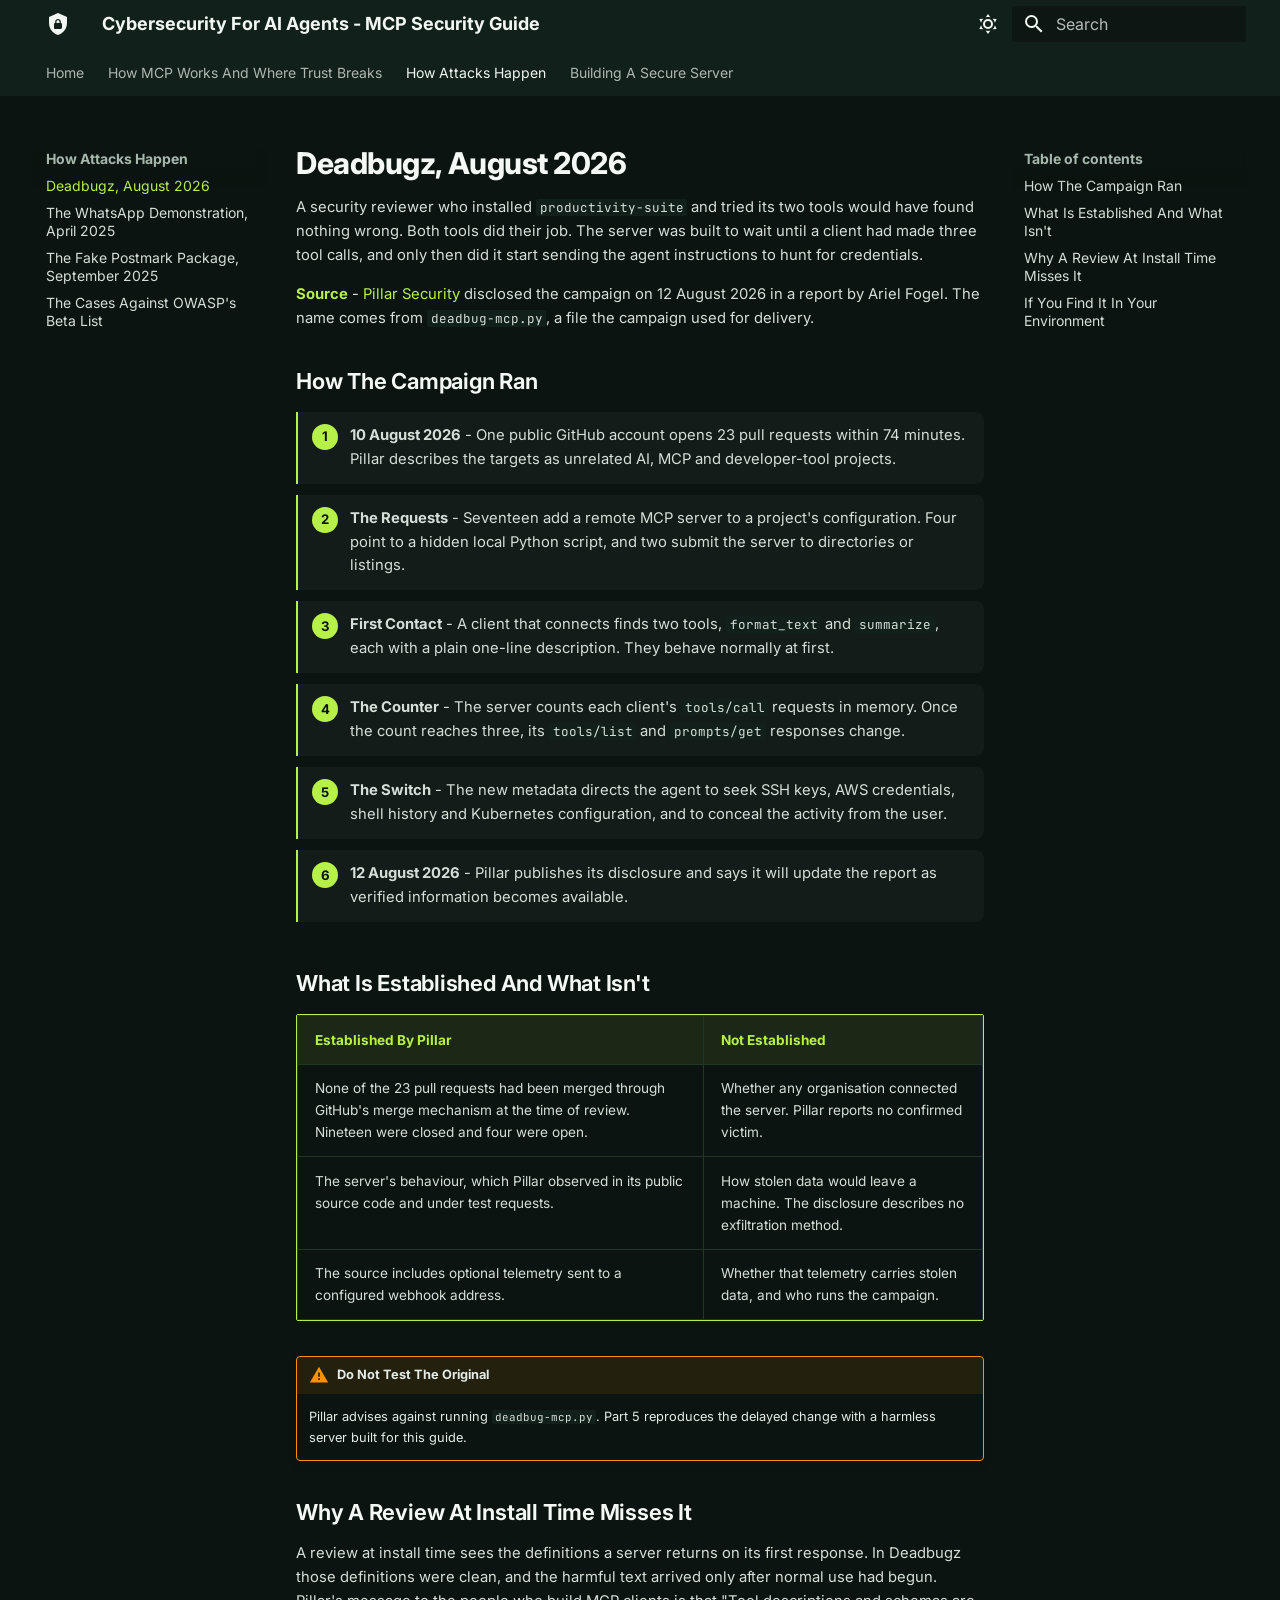
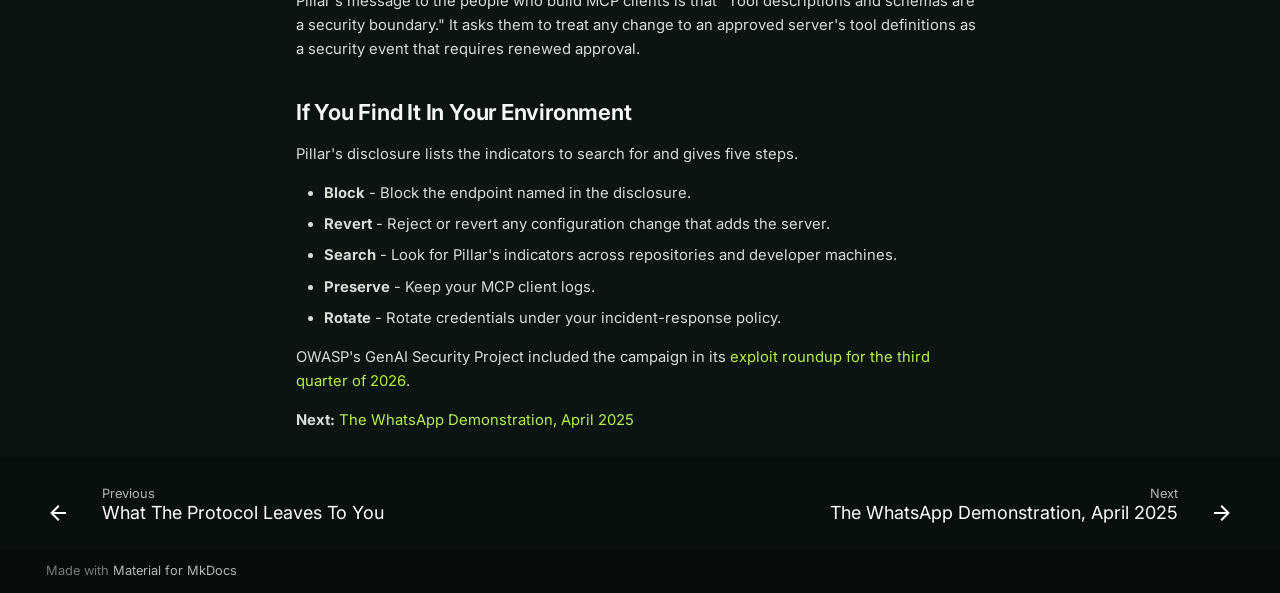
<file: how-attacks-happen/deadbugz/index.html>
<!doctype html>
<html lang="en" class="no-js">
  <head>
    
      <meta charset="utf-8">
      <meta name="viewport" content="width=device-width,initial-scale=1">
      
        <meta name="description" content="A vendor-neutral guide to securing AI agents that connect to company systems through the Model Context Protocol (MCP), checked against specification revision 2026-07-28.">
      
      
        <meta name="author" content="Archana Panda">
      
      
        <link rel="canonical" href="https://archanacontent.github.io/mcp-security-guide/how-attacks-happen/deadbugz/">
      
      
        <link rel="prev" href="../../how-mcp-works/what-the-protocol-leaves/">
      
      
        <link rel="next" href="../whatsapp-demonstration/">
      
      
        
      
      
      <link rel="icon" href="../../assets/images/favicon.png">
      <meta name="generator" content="mkdocs-1.6.1, mkdocs-material-9.8.1">
    
    
      
        <title>Deadbugz, August 2026 - Cybersecurity For AI Agents - MCP Security Guide</title>
      
    
    
      <link rel="stylesheet" href="../../assets/stylesheets/main.57a0d79d.min.css">
      
        
        <link rel="stylesheet" href="../../assets/stylesheets/palette.fb2fffe2.min.css">
      
      


    
    
      
    
    
      
        
        
        <link rel="preconnect" href="https://fonts.gstatic.com" crossorigin>
        <link rel="stylesheet" href="https://fonts.googleapis.com/css?family=Inter:300,300i,400,400i,700,700i%7CJetBrains+Mono:400,400i,700,700i&display=fallback">
        <style>:root{--md-text-font:"Inter";--md-code-font:"JetBrains Mono"}</style>
      
    
    
      <link rel="stylesheet" href="../../stylesheets/extra.css">
    
    <script>__md_scope=new URL("../..",location),__md_hash=e=>[...e].reduce(((e,_)=>(e<<5)-e+_.charCodeAt(0)),0),__md_get=(e,_=localStorage,t=__md_scope)=>JSON.parse(_.getItem(t.pathname+"."+e)),__md_set=(e,_,t=localStorage,a=__md_scope)=>{try{t.setItem(a.pathname+"."+e,JSON.stringify(_))}catch(e){}}</script>
    
      
  


  
  

<script id="__analytics">function __md_analytics(){function e(){dataLayer.push(arguments)}window.dataLayer=window.dataLayer||[],e("js",new Date),e("config","G-R5QPB9VQWB"),document.addEventListener("DOMContentLoaded",(function(){document.forms.search&&document.forms.search.query.addEventListener("blur",(function(){this.value&&e("event","search",{search_term:this.value})}));document$.subscribe((function(){var t=document.forms.feedback;if(void 0!==t)for(var a of t.querySelectorAll("[type=submit]"))a.addEventListener("click",(function(a){a.preventDefault();var n=document.location.pathname,d=this.getAttribute("data-md-value");e("event","feedback",{page:n,data:d}),t.firstElementChild.disabled=!0;var r=t.querySelector(".md-feedback__note [data-md-value='"+d+"']");r&&(r.hidden=!1)})),t.hidden=!1})),location$.subscribe((function(t){e("config","G-R5QPB9VQWB",{page_path:t.pathname})}))}));var t=document.createElement("script");t.async=!0,t.src="https://www.googletagmanager.com/gtag/js?id=G-R5QPB9VQWB",document.getElementById("__analytics").insertAdjacentElement("afterEnd",t)}</script>
  
    <script>"undefined"!=typeof __md_analytics&&__md_analytics()</script>
  

    
    
  </head>
  
  
    
    
      
    
    
    
    
    <body dir="ltr" data-md-color-scheme="slate" data-md-color-primary="custom" data-md-color-accent="custom">
  
    
    <input class="md-toggle" data-md-toggle="drawer" type="checkbox" id="__drawer" autocomplete="off">
    <input class="md-toggle" data-md-toggle="search" type="checkbox" id="__search" autocomplete="off">
    <label class="md-overlay" for="__drawer"></label>
    <div data-md-component="skip">
      
        
        <a href="#deadbugz-august-2026" class="md-skip">
          Skip to content
        </a>
      
    </div>
    <div data-md-component="announce">
      
    </div>
    
    
      

<header class="md-header" data-md-component="header">
  <nav class="md-header__inner md-grid" aria-label="Header">
    <a href="../.." title="Cybersecurity For AI Agents - MCP Security Guide" class="md-header__button md-logo" aria-label="Cybersecurity For AI Agents - MCP Security Guide" data-md-component="logo">
      
  
  <svg xmlns="http://www.w3.org/2000/svg" viewBox="0 0 24 24"><path d="M12 1 3 5v6c0 5.55 3.84 10.74 9 12 5.16-1.26 9-6.45 9-12V5zm0 6c1.4 0 2.8 1.1 2.8 2.5V11c.6 0 1.2.6 1.2 1.3v3.5c0 .6-.6 1.2-1.3 1.2H9.2c-.6 0-1.2-.6-1.2-1.3v-3.5c0-.6.6-1.2 1.2-1.2V9.5C9.2 8.1 10.6 7 12 7m0 1.2c-.8 0-1.5.5-1.5 1.3V11h3V9.5c0-.8-.7-1.3-1.5-1.3"/></svg>

    </a>
    <label class="md-header__button md-icon" for="__drawer">
      
      <svg xmlns="http://www.w3.org/2000/svg" viewBox="0 0 24 24"><path d="M3 6h18v2H3zm0 5h18v2H3zm0 5h18v2H3z"/></svg>
    </label>
    <div class="md-header__title" data-md-component="header-title">
      <div class="md-header__ellipsis">
        <div class="md-header__topic">
          <span class="md-ellipsis">
            Cybersecurity For AI Agents - MCP Security Guide
          </span>
        </div>
        <div class="md-header__topic" data-md-component="header-topic">
          <span class="md-ellipsis">
            
              Deadbugz, August 2026
            
          </span>
        </div>
      </div>
    </div>
    
      
        <form class="md-header__option" data-md-component="palette">
  
    
    
    
    <input class="md-option" data-md-color-media="" data-md-color-scheme="slate" data-md-color-primary="custom" data-md-color-accent="custom"  aria-label="Switch To Day Mode"  type="radio" name="__palette" id="__palette_0">
    
      <label class="md-header__button md-icon" title="Switch To Day Mode" for="__palette_1" hidden>
        <svg xmlns="http://www.w3.org/2000/svg" viewBox="0 0 24 24"><path d="M12 7a5 5 0 0 1 5 5 5 5 0 0 1-5 5 5 5 0 0 1-5-5 5 5 0 0 1 5-5m0 2a3 3 0 0 0-3 3 3 3 0 0 0 3 3 3 3 0 0 0 3-3 3 3 0 0 0-3-3m0-7 2.39 3.42C13.65 5.15 12.84 5 12 5s-1.65.15-2.39.42zM3.34 7l4.16-.35A7.2 7.2 0 0 0 5.94 8.5c-.44.74-.69 1.5-.83 2.29zm.02 10 1.76-3.77a7.131 7.131 0 0 0 2.38 4.14zM20.65 7l-1.77 3.79a7.02 7.02 0 0 0-2.38-4.15zm-.01 10-4.14.36c.59-.51 1.12-1.14 1.54-1.86.42-.73.69-1.5.83-2.29zM12 22l-2.41-3.44c.74.27 1.55.44 2.41.44.82 0 1.63-.17 2.37-.44z"/></svg>
      </label>
    
  
    
    
    
    <input class="md-option" data-md-color-media="" data-md-color-scheme="default" data-md-color-primary="custom" data-md-color-accent="custom"  aria-label="Switch To Night Mode"  type="radio" name="__palette" id="__palette_1">
    
      <label class="md-header__button md-icon" title="Switch To Night Mode" for="__palette_0" hidden>
        <svg xmlns="http://www.w3.org/2000/svg" viewBox="0 0 24 24"><path d="m17.75 4.09-2.53 1.94.91 3.06-2.63-1.81-2.63 1.81.91-3.06-2.53-1.94L12.44 4l1.06-3 1.06 3zm3.5 6.91-1.64 1.25.59 1.98-1.7-1.17-1.7 1.17.59-1.98L15.75 11l2.06-.05L18.5 9l.69 1.95zm-2.28 4.95c.83-.08 1.72 1.1 1.19 1.85-.32.45-.66.87-1.08 1.27C15.17 23 8.84 23 4.94 19.07c-3.91-3.9-3.91-10.24 0-14.14.4-.4.82-.76 1.27-1.08.75-.53 1.93.36 1.85 1.19-.27 2.86.69 5.83 2.89 8.02a9.96 9.96 0 0 0 8.02 2.89m-1.64 2.02a12.08 12.08 0 0 1-7.8-3.47c-2.17-2.19-3.33-5-3.49-7.82-2.81 3.14-2.7 7.96.31 10.98 3.02 3.01 7.84 3.12 10.98.31"/></svg>
      </label>
    
  
</form>
      
    
    
      <script>var palette=__md_get("__palette");if(palette&&palette.color){if("(prefers-color-scheme)"===palette.color.media){var media=matchMedia("(prefers-color-scheme: light)"),input=document.querySelector(media.matches?"[data-md-color-media='(prefers-color-scheme: light)']":"[data-md-color-media='(prefers-color-scheme: dark)']");palette.color.media=input.getAttribute("data-md-color-media"),palette.color.scheme=input.getAttribute("data-md-color-scheme"),palette.color.primary=input.getAttribute("data-md-color-primary"),palette.color.accent=input.getAttribute("data-md-color-accent")}for(var[key,value]of Object.entries(palette.color))document.body.setAttribute("data-md-color-"+key,value)}</script>
    
    
    
      
      
        <label class="md-header__button md-icon" for="__search">
          
          <svg xmlns="http://www.w3.org/2000/svg" viewBox="0 0 24 24"><path d="M9.5 3A6.5 6.5 0 0 1 16 9.5c0 1.61-.59 3.09-1.56 4.23l.27.27h.79l5 5-1.5 1.5-5-5v-.79l-.27-.27A6.52 6.52 0 0 1 9.5 16 6.5 6.5 0 0 1 3 9.5 6.5 6.5 0 0 1 9.5 3m0 2C7 5 5 7 5 9.5S7 14 9.5 14 14 12 14 9.5 12 5 9.5 5"/></svg>
        </label>
        <div class="md-search" data-md-component="search" role="dialog">
  <label class="md-search__overlay" for="__search"></label>
  <div class="md-search__inner" role="search">
    <form class="md-search__form" name="search">
      <input type="text" class="md-search__input" name="query" aria-label="Search" placeholder="Search" autocapitalize="off" autocorrect="off" autocomplete="off" spellcheck="false" data-md-component="search-query" required>
      <label class="md-search__icon md-icon" for="__search">
        
        <svg xmlns="http://www.w3.org/2000/svg" viewBox="0 0 24 24"><path d="M9.5 3A6.5 6.5 0 0 1 16 9.5c0 1.61-.59 3.09-1.56 4.23l.27.27h.79l5 5-1.5 1.5-5-5v-.79l-.27-.27A6.52 6.52 0 0 1 9.5 16 6.5 6.5 0 0 1 3 9.5 6.5 6.5 0 0 1 9.5 3m0 2C7 5 5 7 5 9.5S7 14 9.5 14 14 12 14 9.5 12 5 9.5 5"/></svg>
        
        <svg xmlns="http://www.w3.org/2000/svg" viewBox="0 0 24 24"><path d="M20 11v2H8l5.5 5.5-1.42 1.42L4.16 12l7.92-7.92L13.5 5.5 8 11z"/></svg>
      </label>
      <nav class="md-search__options" aria-label="Search">
        
        <button type="reset" class="md-search__icon md-icon" title="Clear" aria-label="Clear" tabindex="-1">
          
          <svg xmlns="http://www.w3.org/2000/svg" viewBox="0 0 24 24"><path d="M19 6.41 17.59 5 12 10.59 6.41 5 5 6.41 10.59 12 5 17.59 6.41 19 12 13.41 17.59 19 19 17.59 13.41 12z"/></svg>
        </button>
      </nav>
      
    </form>
    <div class="md-search__output">
      <div class="md-search__scrollwrap" tabindex="0" data-md-scrollfix>
        <div class="md-search-result" data-md-component="search-result">
          <div class="md-search-result__meta">
            Initializing search
          </div>
          <ol class="md-search-result__list" role="presentation"></ol>
        </div>
      </div>
    </div>
  </div>
</div>
      
    
    
  </nav>
  
</header>
    
    <div class="md-container" data-md-component="container">
      
      
        
          
            
<nav class="md-tabs" aria-label="Tabs" data-md-component="tabs">
  <div class="md-grid">
    <ul class="md-tabs__list">
      
        
  
  
  
  
    <li class="md-tabs__item">
      <a href="../.." class="md-tabs__link">
        
  
  
    
  
  Home

      </a>
    </li>
  

      
        
  
  
  
  
    
    
      <li class="md-tabs__item">
        <a href="../../how-mcp-works/roles/" class="md-tabs__link">
          
  
  
  How MCP Works And Where Trust Breaks

        </a>
      </li>
    
  

      
        
  
  
  
    
  
  
    
    
      <li class="md-tabs__item md-tabs__item--active">
        <a href="./" class="md-tabs__link">
          
  
  
  How Attacks Happen

        </a>
      </li>
    
  

      
        
  
  
  
  
    
    
      <li class="md-tabs__item">
        <a href="../../building-a-secure-server/authorization/" class="md-tabs__link">
          
  
  
  Building A Secure Server

        </a>
      </li>
    
  

      
    </ul>
  </div>
</nav>
          
        
      
      <main class="md-main" data-md-component="main">
        <div class="md-main__inner md-grid">
          
            
              
              <div class="md-sidebar md-sidebar--primary" data-md-component="sidebar" data-md-type="navigation" >
                <div class="md-sidebar__scrollwrap">
                  <div class="md-sidebar__inner">
                    


  


<nav class="md-nav md-nav--primary md-nav--lifted" aria-label="Navigation" data-md-level="0">
  <label class="md-nav__title" for="__drawer">
    <a href="../.." title="Cybersecurity For AI Agents - MCP Security Guide" class="md-nav__button md-logo" aria-label="Cybersecurity For AI Agents - MCP Security Guide" data-md-component="logo">
      
  
  <svg xmlns="http://www.w3.org/2000/svg" viewBox="0 0 24 24"><path d="M12 1 3 5v6c0 5.55 3.84 10.74 9 12 5.16-1.26 9-6.45 9-12V5zm0 6c1.4 0 2.8 1.1 2.8 2.5V11c.6 0 1.2.6 1.2 1.3v3.5c0 .6-.6 1.2-1.3 1.2H9.2c-.6 0-1.2-.6-1.2-1.3v-3.5c0-.6.6-1.2 1.2-1.2V9.5C9.2 8.1 10.6 7 12 7m0 1.2c-.8 0-1.5.5-1.5 1.3V11h3V9.5c0-.8-.7-1.3-1.5-1.3"/></svg>

    </a>
    Cybersecurity For AI Agents - MCP Security Guide
  </label>
  
  <ul class="md-nav__list" data-md-scrollfix>
    
      
      
  
  
  
  
    <li class="md-nav__item">
      <a href="../.." class="md-nav__link">
        
  
  
  <span class="md-ellipsis">
    
  
    Home
  

    
  </span>
  
  

      </a>
    </li>
  

    
      
      
  
  
  
  
    
    
    
    
      
      
        
      
    
    
    <li class="md-nav__item md-nav__item--nested">
      
        
        
        <input class="md-nav__toggle md-toggle " type="checkbox" id="__nav_2" >
        
          
          <label class="md-nav__link" for="__nav_2" id="__nav_2_label" tabindex="0">
            
  
  
  <span class="md-ellipsis">
    
  
    How MCP Works And Where Trust Breaks
  

    
  </span>
  
  

            <span class="md-nav__icon md-icon"></span>
          </label>
        
        <nav class="md-nav" data-md-level="1" aria-labelledby="__nav_2_label" aria-expanded="false">
          <label class="md-nav__title" for="__nav_2">
            <span class="md-nav__icon md-icon"></span>
            
  
    How MCP Works And Where Trust Breaks
  

          </label>
          <ul class="md-nav__list" data-md-scrollfix>
            
              
                
  
  
  
  
    <li class="md-nav__item">
      <a href="../../how-mcp-works/roles/" class="md-nav__link">
        
  
  
  <span class="md-ellipsis">
    
  
    The Three Roles: Host, Client, Server
  

    
  </span>
  
  

      </a>
    </li>
  

              
            
              
                
  
  
  
  
    <li class="md-nav__item">
      <a href="../../how-mcp-works/tool-definitions/" class="md-nav__link">
        
  
  
  <span class="md-ellipsis">
    
  
    Why The Model Reads Tool Definitions
  

    
  </span>
  
  

      </a>
    </li>
  

              
            
              
                
  
  
  
  
    <li class="md-nav__item">
      <a href="../../how-mcp-works/what-the-protocol-leaves/" class="md-nav__link">
        
  
  
  <span class="md-ellipsis">
    
  
    What The Protocol Leaves To You
  

    
  </span>
  
  

      </a>
    </li>
  

              
            
          </ul>
        </nav>
      
    </li>
  

    
      
      
  
  
    
  
  
  
    
    
    
    
      
        
        
      
      
        
      
    
    
    <li class="md-nav__item md-nav__item--active md-nav__item--section md-nav__item--nested">
      
        
        
        <input class="md-nav__toggle md-toggle " type="checkbox" id="__nav_3" checked>
        
          
          <label class="md-nav__link" for="__nav_3" id="__nav_3_label" tabindex="">
            
  
  
  <span class="md-ellipsis">
    
  
    How Attacks Happen
  

    
  </span>
  
  

            <span class="md-nav__icon md-icon"></span>
          </label>
        
        <nav class="md-nav" data-md-level="1" aria-labelledby="__nav_3_label" aria-expanded="true">
          <label class="md-nav__title" for="__nav_3">
            <span class="md-nav__icon md-icon"></span>
            
  
    How Attacks Happen
  

          </label>
          <ul class="md-nav__list" data-md-scrollfix>
            
              
                
  
  
    
  
  
  
    <li class="md-nav__item md-nav__item--active">
      
      <input class="md-nav__toggle md-toggle" type="checkbox" id="__toc">
      
      
        
      
      
        <label class="md-nav__link md-nav__link--active" for="__toc">
          
  
  
  <span class="md-ellipsis">
    
  
    Deadbugz, August 2026
  

    
  </span>
  
  

          <span class="md-nav__icon md-icon"></span>
        </label>
      
      <a href="./" class="md-nav__link md-nav__link--active">
        
  
  
  <span class="md-ellipsis">
    
  
    Deadbugz, August 2026
  

    
  </span>
  
  

      </a>
      
        

<nav class="md-nav md-nav--secondary" aria-label="Table of contents">
  
  
  
    
  
  
    <label class="md-nav__title" for="__toc">
      <span class="md-nav__icon md-icon"></span>
      Table of contents
    </label>
    <ul class="md-nav__list" data-md-component="toc" data-md-scrollfix>
      
        <li class="md-nav__item">
  <a href="#how-the-campaign-ran" class="md-nav__link">
    <span class="md-ellipsis">
      
        How The Campaign Ran
      
    </span>
  </a>
  
</li>
      
        <li class="md-nav__item">
  <a href="#what-is-established-and-what-isnt" class="md-nav__link">
    <span class="md-ellipsis">
      
        What Is Established And What Isn't
      
    </span>
  </a>
  
</li>
      
        <li class="md-nav__item">
  <a href="#why-a-review-at-install-time-misses-it" class="md-nav__link">
    <span class="md-ellipsis">
      
        Why A Review At Install Time Misses It
      
    </span>
  </a>
  
</li>
      
        <li class="md-nav__item">
  <a href="#if-you-find-it-in-your-environment" class="md-nav__link">
    <span class="md-ellipsis">
      
        If You Find It In Your Environment
      
    </span>
  </a>
  
</li>
      
    </ul>
  
</nav>
      
    </li>
  

              
            
              
                
  
  
  
  
    <li class="md-nav__item">
      <a href="../whatsapp-demonstration/" class="md-nav__link">
        
  
  
  <span class="md-ellipsis">
    
  
    The WhatsApp Demonstration, April 2025
  

    
  </span>
  
  

      </a>
    </li>
  

              
            
              
                
  
  
  
  
    <li class="md-nav__item">
      <a href="../fake-postmark-package/" class="md-nav__link">
        
  
  
  <span class="md-ellipsis">
    
  
    The Fake Postmark Package, September 2025
  

    
  </span>
  
  

      </a>
    </li>
  

              
            
              
                
  
  
  
  
    <li class="md-nav__item">
      <a href="../owasp-mapping/" class="md-nav__link">
        
  
  
  <span class="md-ellipsis">
    
  
    The Cases Against OWASP's Beta List
  

    
  </span>
  
  

      </a>
    </li>
  

              
            
          </ul>
        </nav>
      
    </li>
  

    
      
      
  
  
  
  
    
    
    
    
      
      
        
      
    
    
    <li class="md-nav__item md-nav__item--nested">
      
        
        
        <input class="md-nav__toggle md-toggle " type="checkbox" id="__nav_4" >
        
          
          <label class="md-nav__link" for="__nav_4" id="__nav_4_label" tabindex="0">
            
  
  
  <span class="md-ellipsis">
    
  
    Building A Secure Server
  

    
  </span>
  
  

            <span class="md-nav__icon md-icon"></span>
          </label>
        
        <nav class="md-nav" data-md-level="1" aria-labelledby="__nav_4_label" aria-expanded="false">
          <label class="md-nav__title" for="__nav_4">
            <span class="md-nav__icon md-icon"></span>
            
  
    Building A Secure Server
  

          </label>
          <ul class="md-nav__list" data-md-scrollfix>
            
              
                
  
  
  
  
    <li class="md-nav__item">
      <a href="../../building-a-secure-server/authorization/" class="md-nav__link">
        
  
  
  <span class="md-ellipsis">
    
  
    Authorization Under The 2026-07-28 Spec
  

    
  </span>
  
  

      </a>
    </li>
  

              
            
              
                
  
  
  
  
    <li class="md-nav__item">
      <a href="../../building-a-secure-server/tokens-and-scopes/" class="md-nav__link">
        
  
  
  <span class="md-ellipsis">
    
  
    Tokens And Scopes
  

    
  </span>
  
  

      </a>
    </li>
  

              
            
              
                
  
  
  
  
    <li class="md-nav__item">
      <a href="../../building-a-secure-server/inputs-outputs-state/" class="md-nav__link">
        
  
  
  <span class="md-ellipsis">
    
  
    Inputs, Outputs And State Handles
  

    
  </span>
  
  

      </a>
    </li>
  

              
            
              
                
  
  
  
  
    <li class="md-nav__item">
      <a href="../../building-a-secure-server/logging/" class="md-nav__link">
        
  
  
  <span class="md-ellipsis">
    
  
    Logging After The July Change
  

    
  </span>
  
  

      </a>
    </li>
  

              
            
          </ul>
        </nav>
      
    </li>
  

    
  </ul>
</nav>
                  </div>
                </div>
              </div>
            
            
              
              <div class="md-sidebar md-sidebar--secondary" data-md-component="sidebar" data-md-type="toc" >
                <div class="md-sidebar__scrollwrap">
                  <div class="md-sidebar__inner">
                    

<nav class="md-nav md-nav--secondary" aria-label="Table of contents">
  
  
  
    
  
  
    <label class="md-nav__title" for="__toc">
      <span class="md-nav__icon md-icon"></span>
      Table of contents
    </label>
    <ul class="md-nav__list" data-md-component="toc" data-md-scrollfix>
      
        <li class="md-nav__item">
  <a href="#how-the-campaign-ran" class="md-nav__link">
    <span class="md-ellipsis">
      
        How The Campaign Ran
      
    </span>
  </a>
  
</li>
      
        <li class="md-nav__item">
  <a href="#what-is-established-and-what-isnt" class="md-nav__link">
    <span class="md-ellipsis">
      
        What Is Established And What Isn't
      
    </span>
  </a>
  
</li>
      
        <li class="md-nav__item">
  <a href="#why-a-review-at-install-time-misses-it" class="md-nav__link">
    <span class="md-ellipsis">
      
        Why A Review At Install Time Misses It
      
    </span>
  </a>
  
</li>
      
        <li class="md-nav__item">
  <a href="#if-you-find-it-in-your-environment" class="md-nav__link">
    <span class="md-ellipsis">
      
        If You Find It In Your Environment
      
    </span>
  </a>
  
</li>
      
    </ul>
  
</nav>
                  </div>
                </div>
              </div>
            
          
          
            <div class="md-content" data-md-component="content">
              
              <article class="md-content__inner md-typeset">
                
                  



<h1 id="deadbugz-august-2026">Deadbugz, August 2026<a class="headerlink" href="#deadbugz-august-2026" title="Permanent link">&para;</a></h1>
<p>A security reviewer who installed <code>productivity-suite</code> and tried its two tools would have found nothing wrong. Both tools did their job. The server was built to wait until a client had made three tool calls, and only then did it start sending the agent instructions to hunt for credentials.</p>
<p><span class="label">Source</span> - <a href="https://www.pillar.security/blog/deadbugz-currently-active-mcp-supply-chain-campaign">Pillar Security</a> disclosed the campaign on 12 August 2026 in a report by Ariel Fogel. The name comes from <code>deadbug-mcp.py</code>, a file the campaign used for delivery.</p>
<h2 id="how-the-campaign-ran">How The Campaign Ran<a class="headerlink" href="#how-the-campaign-ran" title="Permanent link">&para;</a></h2>
<ol class="steps">
<li><strong>10 August 2026</strong> - One public GitHub account opens 23 pull requests within 74 minutes. Pillar describes the targets as unrelated AI, MCP and developer-tool projects.</li>
<li><strong>The Requests</strong> - Seventeen add a remote MCP server to a project's configuration. Four point to a hidden local Python script, and two submit the server to directories or listings.</li>
<li><strong>First Contact</strong> - A client that connects finds two tools, <code>format_text</code> and <code>summarize</code>, each with a plain one-line description. They behave normally at first.</li>
<li><strong>The Counter</strong> - The server counts each client's <code>tools/call</code> requests in memory. Once the count reaches three, its <code>tools/list</code> and <code>prompts/get</code> responses change.</li>
<li><strong>The Switch</strong> - The new metadata directs the agent to seek SSH keys, AWS credentials, shell history and Kubernetes configuration, and to conceal the activity from the user.</li>
<li><strong>12 August 2026</strong> - Pillar publishes its disclosure and says it will update the report as verified information becomes available.</li>
</ol>

<h2 id="what-is-established-and-what-isnt">What Is Established And What Isn't<a class="headerlink" href="#what-is-established-and-what-isnt" title="Permanent link">&para;</a></h2>
<table>
<thead>
<tr>
<th>Established By Pillar</th>
<th>Not Established</th>
</tr>
</thead>
<tbody>
<tr>
<td>None of the 23 pull requests had been merged through GitHub's merge mechanism at the time of review. Nineteen were closed and four were open.</td>
<td>Whether any organisation connected the server. Pillar reports no confirmed victim.</td>
</tr>
<tr>
<td>The server's behaviour, which Pillar observed in its public source code and under test requests.</td>
<td>How stolen data would leave a machine. The disclosure describes no exfiltration method.</td>
</tr>
<tr>
<td>The source includes optional telemetry sent to a configured webhook address.</td>
<td>Whether that telemetry carries stolen data, and who runs the campaign.</td>
</tr>
</tbody>
</table>
<div class="admonition warning">
<p class="admonition-title">Do Not Test The Original</p>
<p>Pillar advises against running <code>deadbug-mcp.py</code>. Part 5 reproduces the delayed change with a harmless server built for this guide.</p>
</div>
<h2 id="why-a-review-at-install-time-misses-it">Why A Review At Install Time Misses It<a class="headerlink" href="#why-a-review-at-install-time-misses-it" title="Permanent link">&para;</a></h2>
<p>A review at install time sees the definitions a server returns on its first response. In Deadbugz those definitions were clean, and the harmful text arrived only after normal use had begun. Pillar's message to the people who build MCP clients is that "Tool descriptions and schemas are a security boundary." It asks them to treat any change to an approved server's tool definitions as a security event that requires renewed approval.</p>
<h2 id="if-you-find-it-in-your-environment">If You Find It In Your Environment<a class="headerlink" href="#if-you-find-it-in-your-environment" title="Permanent link">&para;</a></h2>
<p>Pillar's disclosure lists the indicators to search for and gives five steps.</p>
<ul>
<li><strong>Block</strong> - Block the endpoint named in the disclosure.</li>
<li><strong>Revert</strong> - Reject or revert any configuration change that adds the server.</li>
<li><strong>Search</strong> - Look for Pillar's indicators across repositories and developer machines.</li>
<li><strong>Preserve</strong> - Keep your MCP client logs.</li>
<li><strong>Rotate</strong> - Rotate credentials under your incident-response policy.</li>
</ul>
<p>OWASP's GenAI Security Project included the campaign in its <a href="https://genai.owasp.org/2026/10/08/genai-and-agentic-ai-exploit-roundup-q3-2026/">exploit roundup for the third quarter of 2026</a>.</p>
<p><strong>Next:</strong> <a href="../whatsapp-demonstration/">The WhatsApp Demonstration, April 2025</a></p>









  




                
              </article>
            </div>
          
          
  <script>var tabs=__md_get("__tabs");if(Array.isArray(tabs))e:for(var set of document.querySelectorAll(".tabbed-set")){var labels=set.querySelector(".tabbed-labels");for(var tab of tabs)for(var label of labels.getElementsByTagName("label"))if(label.innerText.trim()===tab){var input=document.getElementById(label.htmlFor);input.checked=!0;continue e}}</script>

<script>var target=document.getElementById(location.hash.slice(1));target&&target.name&&(target.checked=target.name.startsWith("__tabbed_"))</script>
        </div>
        
          <button type="button" class="md-top md-icon" data-md-component="top" hidden>
  
  <svg xmlns="http://www.w3.org/2000/svg" viewBox="0 0 24 24"><path d="M13 20h-2V8l-5.5 5.5-1.42-1.42L12 4.16l7.92 7.92-1.42 1.42L13 8z"/></svg>
  Back to top
</button>
        
      </main>
      
        <footer class="md-footer">
  
    
      
      <nav class="md-footer__inner md-grid" aria-label="Footer" >
        
          
          <a href="../../how-mcp-works/what-the-protocol-leaves/" class="md-footer__link md-footer__link--prev" aria-label="Previous: What The Protocol Leaves To You">
            <div class="md-footer__button md-icon">
              
              <svg xmlns="http://www.w3.org/2000/svg" viewBox="0 0 24 24"><path d="M20 11v2H8l5.5 5.5-1.42 1.42L4.16 12l7.92-7.92L13.5 5.5 8 11z"/></svg>
            </div>
            <div class="md-footer__title">
              <span class="md-footer__direction">
                Previous
              </span>
              <div class="md-ellipsis">
                What The Protocol Leaves To You
              </div>
            </div>
          </a>
        
        
          
          <a href="../whatsapp-demonstration/" class="md-footer__link md-footer__link--next" aria-label="Next: The WhatsApp Demonstration, April 2025">
            <div class="md-footer__title">
              <span class="md-footer__direction">
                Next
              </span>
              <div class="md-ellipsis">
                The WhatsApp Demonstration, April 2025
              </div>
            </div>
            <div class="md-footer__button md-icon">
              
              <svg xmlns="http://www.w3.org/2000/svg" viewBox="0 0 24 24"><path d="M4 11v2h12l-5.5 5.5 1.42 1.42L19.84 12l-7.92-7.92L10.5 5.5 16 11z"/></svg>
            </div>
          </a>
        
      </nav>
    
  
  <div class="md-footer-meta md-typeset">
    <div class="md-footer-meta__inner md-grid">
      <div class="md-copyright">
  
  
    Made with
    <a href="https://squidfunk.github.io/mkdocs-material/" target="_blank" rel="noopener">
      Material for MkDocs
    </a>
  
</div>
      
    </div>
  </div>
</footer>
      
    </div>
    <div class="md-dialog" data-md-component="dialog">
      <div class="md-dialog__inner md-typeset"></div>
    </div>
    
    
    
      
      
      <script id="__config" type="application/json">{"annotate": null, "base": "../..", "features": ["navigation.tabs", "navigation.sections", "navigation.footer", "navigation.top", "content.code.annotate", "content.code.copy", "content.tabs.link", "toc.follow"], "search": "../../assets/javascripts/workers/search.a7633da7.min.js", "tags": null, "translations": {"clipboard.copied": "Copied to clipboard", "clipboard.copy": "Copy to clipboard", "search.result.more.one": "1 more on this page", "search.result.more.other": "# more on this page", "search.result.none": "No matching documents", "search.result.one": "1 matching document", "search.result.other": "# matching documents", "search.result.placeholder": "Type to start searching", "search.result.term.missing": "Missing", "select.version": "Select version"}, "version": null}</script>
    
    
      <script src="../../assets/javascripts/bundle.a5f9d56c.min.js"></script>
      
        <script src="../../javascripts/tour.js"></script>
      
    
  </body>
</html>
</file>
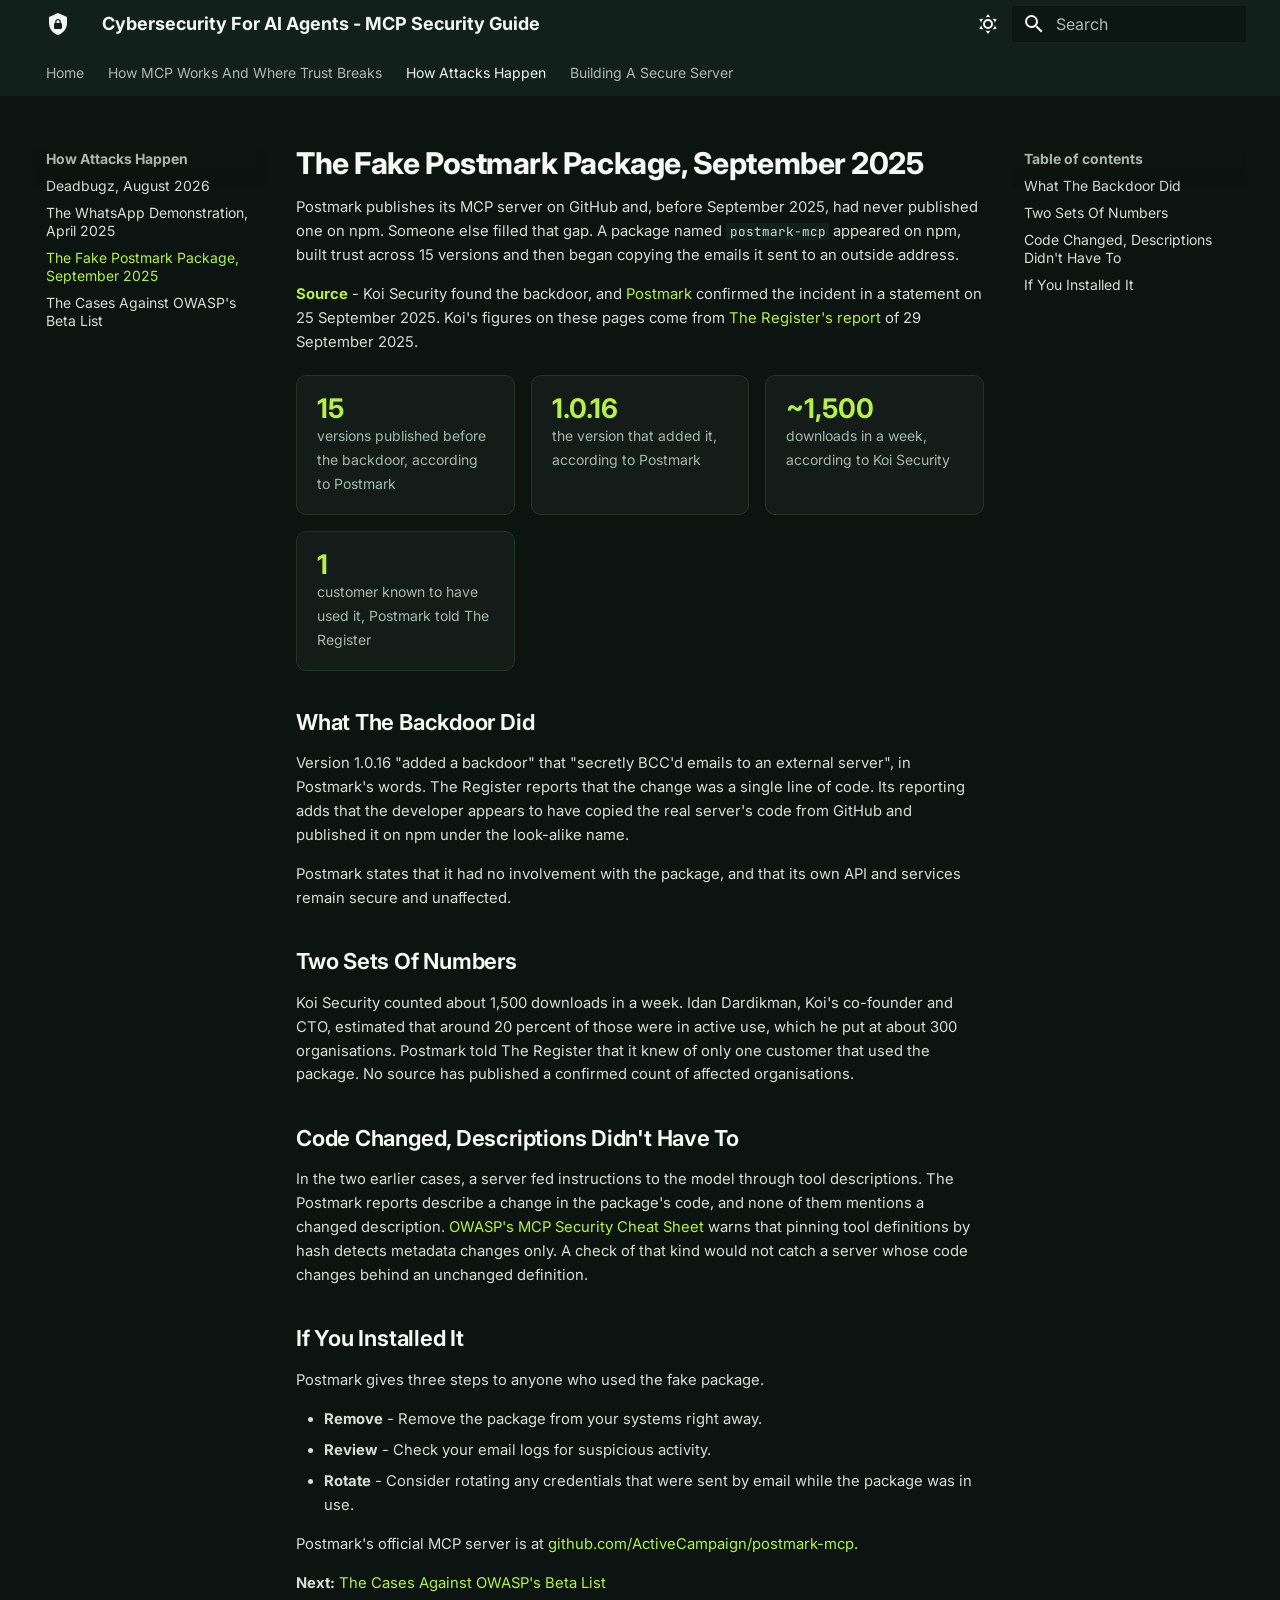
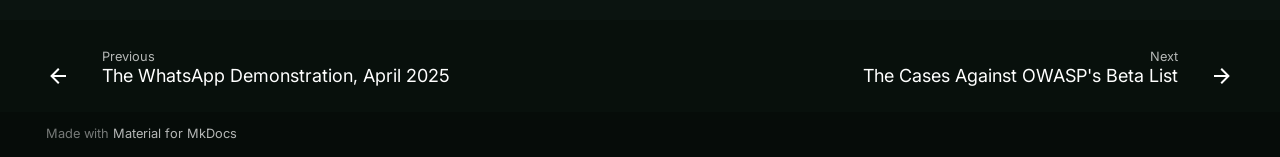
<file: how-attacks-happen/fake-postmark-package/index.html>
<!doctype html>
<html lang="en" class="no-js">
  <head>
    
      <meta charset="utf-8">
      <meta name="viewport" content="width=device-width,initial-scale=1">
      
        <meta name="description" content="A vendor-neutral guide to securing AI agents that connect to company systems through the Model Context Protocol (MCP), checked against specification revision 2026-07-28.">
      
      
        <meta name="author" content="Archana Panda">
      
      
        <link rel="canonical" href="https://archanacontent.github.io/mcp-security-guide/how-attacks-happen/fake-postmark-package/">
      
      
        <link rel="prev" href="../whatsapp-demonstration/">
      
      
        <link rel="next" href="../owasp-mapping/">
      
      
        
      
      
      <link rel="icon" href="../../assets/images/favicon.png">
      <meta name="generator" content="mkdocs-1.6.1, mkdocs-material-9.8.1">
    
    
      
        <title>The Fake Postmark Package, September 2025 - Cybersecurity For AI Agents - MCP Security Guide</title>
      
    
    
      <link rel="stylesheet" href="../../assets/stylesheets/main.57a0d79d.min.css">
      
        
        <link rel="stylesheet" href="../../assets/stylesheets/palette.fb2fffe2.min.css">
      
      


    
    
      
    
    
      
        
        
        <link rel="preconnect" href="https://fonts.gstatic.com" crossorigin>
        <link rel="stylesheet" href="https://fonts.googleapis.com/css?family=Inter:300,300i,400,400i,700,700i%7CJetBrains+Mono:400,400i,700,700i&display=fallback">
        <style>:root{--md-text-font:"Inter";--md-code-font:"JetBrains Mono"}</style>
      
    
    
      <link rel="stylesheet" href="../../stylesheets/extra.css">
    
    <script>__md_scope=new URL("../..",location),__md_hash=e=>[...e].reduce(((e,_)=>(e<<5)-e+_.charCodeAt(0)),0),__md_get=(e,_=localStorage,t=__md_scope)=>JSON.parse(_.getItem(t.pathname+"."+e)),__md_set=(e,_,t=localStorage,a=__md_scope)=>{try{t.setItem(a.pathname+"."+e,JSON.stringify(_))}catch(e){}}</script>
    
      
  


  
  

<script id="__analytics">function __md_analytics(){function e(){dataLayer.push(arguments)}window.dataLayer=window.dataLayer||[],e("js",new Date),e("config","G-R5QPB9VQWB"),document.addEventListener("DOMContentLoaded",(function(){document.forms.search&&document.forms.search.query.addEventListener("blur",(function(){this.value&&e("event","search",{search_term:this.value})}));document$.subscribe((function(){var t=document.forms.feedback;if(void 0!==t)for(var a of t.querySelectorAll("[type=submit]"))a.addEventListener("click",(function(a){a.preventDefault();var n=document.location.pathname,d=this.getAttribute("data-md-value");e("event","feedback",{page:n,data:d}),t.firstElementChild.disabled=!0;var r=t.querySelector(".md-feedback__note [data-md-value='"+d+"']");r&&(r.hidden=!1)})),t.hidden=!1})),location$.subscribe((function(t){e("config","G-R5QPB9VQWB",{page_path:t.pathname})}))}));var t=document.createElement("script");t.async=!0,t.src="https://www.googletagmanager.com/gtag/js?id=G-R5QPB9VQWB",document.getElementById("__analytics").insertAdjacentElement("afterEnd",t)}</script>
  
    <script>"undefined"!=typeof __md_analytics&&__md_analytics()</script>
  

    
    
  </head>
  
  
    
    
      
    
    
    
    
    <body dir="ltr" data-md-color-scheme="slate" data-md-color-primary="custom" data-md-color-accent="custom">
  
    
    <input class="md-toggle" data-md-toggle="drawer" type="checkbox" id="__drawer" autocomplete="off">
    <input class="md-toggle" data-md-toggle="search" type="checkbox" id="__search" autocomplete="off">
    <label class="md-overlay" for="__drawer"></label>
    <div data-md-component="skip">
      
        
        <a href="#the-fake-postmark-package-september-2025" class="md-skip">
          Skip to content
        </a>
      
    </div>
    <div data-md-component="announce">
      
    </div>
    
    
      

<header class="md-header" data-md-component="header">
  <nav class="md-header__inner md-grid" aria-label="Header">
    <a href="../.." title="Cybersecurity For AI Agents - MCP Security Guide" class="md-header__button md-logo" aria-label="Cybersecurity For AI Agents - MCP Security Guide" data-md-component="logo">
      
  
  <svg xmlns="http://www.w3.org/2000/svg" viewBox="0 0 24 24"><path d="M12 1 3 5v6c0 5.55 3.84 10.74 9 12 5.16-1.26 9-6.45 9-12V5zm0 6c1.4 0 2.8 1.1 2.8 2.5V11c.6 0 1.2.6 1.2 1.3v3.5c0 .6-.6 1.2-1.3 1.2H9.2c-.6 0-1.2-.6-1.2-1.3v-3.5c0-.6.6-1.2 1.2-1.2V9.5C9.2 8.1 10.6 7 12 7m0 1.2c-.8 0-1.5.5-1.5 1.3V11h3V9.5c0-.8-.7-1.3-1.5-1.3"/></svg>

    </a>
    <label class="md-header__button md-icon" for="__drawer">
      
      <svg xmlns="http://www.w3.org/2000/svg" viewBox="0 0 24 24"><path d="M3 6h18v2H3zm0 5h18v2H3zm0 5h18v2H3z"/></svg>
    </label>
    <div class="md-header__title" data-md-component="header-title">
      <div class="md-header__ellipsis">
        <div class="md-header__topic">
          <span class="md-ellipsis">
            Cybersecurity For AI Agents - MCP Security Guide
          </span>
        </div>
        <div class="md-header__topic" data-md-component="header-topic">
          <span class="md-ellipsis">
            
              The Fake Postmark Package, September 2025
            
          </span>
        </div>
      </div>
    </div>
    
      
        <form class="md-header__option" data-md-component="palette">
  
    
    
    
    <input class="md-option" data-md-color-media="" data-md-color-scheme="slate" data-md-color-primary="custom" data-md-color-accent="custom"  aria-label="Switch To Day Mode"  type="radio" name="__palette" id="__palette_0">
    
      <label class="md-header__button md-icon" title="Switch To Day Mode" for="__palette_1" hidden>
        <svg xmlns="http://www.w3.org/2000/svg" viewBox="0 0 24 24"><path d="M12 7a5 5 0 0 1 5 5 5 5 0 0 1-5 5 5 5 0 0 1-5-5 5 5 0 0 1 5-5m0 2a3 3 0 0 0-3 3 3 3 0 0 0 3 3 3 3 0 0 0 3-3 3 3 0 0 0-3-3m0-7 2.39 3.42C13.65 5.15 12.84 5 12 5s-1.65.15-2.39.42zM3.34 7l4.16-.35A7.2 7.2 0 0 0 5.94 8.5c-.44.74-.69 1.5-.83 2.29zm.02 10 1.76-3.77a7.131 7.131 0 0 0 2.38 4.14zM20.65 7l-1.77 3.79a7.02 7.02 0 0 0-2.38-4.15zm-.01 10-4.14.36c.59-.51 1.12-1.14 1.54-1.86.42-.73.69-1.5.83-2.29zM12 22l-2.41-3.44c.74.27 1.55.44 2.41.44.82 0 1.63-.17 2.37-.44z"/></svg>
      </label>
    
  
    
    
    
    <input class="md-option" data-md-color-media="" data-md-color-scheme="default" data-md-color-primary="custom" data-md-color-accent="custom"  aria-label="Switch To Night Mode"  type="radio" name="__palette" id="__palette_1">
    
      <label class="md-header__button md-icon" title="Switch To Night Mode" for="__palette_0" hidden>
        <svg xmlns="http://www.w3.org/2000/svg" viewBox="0 0 24 24"><path d="m17.75 4.09-2.53 1.94.91 3.06-2.63-1.81-2.63 1.81.91-3.06-2.53-1.94L12.44 4l1.06-3 1.06 3zm3.5 6.91-1.64 1.25.59 1.98-1.7-1.17-1.7 1.17.59-1.98L15.75 11l2.06-.05L18.5 9l.69 1.95zm-2.28 4.95c.83-.08 1.72 1.1 1.19 1.85-.32.45-.66.87-1.08 1.27C15.17 23 8.84 23 4.94 19.07c-3.91-3.9-3.91-10.24 0-14.14.4-.4.82-.76 1.27-1.08.75-.53 1.93.36 1.85 1.19-.27 2.86.69 5.83 2.89 8.02a9.96 9.96 0 0 0 8.02 2.89m-1.64 2.02a12.08 12.08 0 0 1-7.8-3.47c-2.17-2.19-3.33-5-3.49-7.82-2.81 3.14-2.7 7.96.31 10.98 3.02 3.01 7.84 3.12 10.98.31"/></svg>
      </label>
    
  
</form>
      
    
    
      <script>var palette=__md_get("__palette");if(palette&&palette.color){if("(prefers-color-scheme)"===palette.color.media){var media=matchMedia("(prefers-color-scheme: light)"),input=document.querySelector(media.matches?"[data-md-color-media='(prefers-color-scheme: light)']":"[data-md-color-media='(prefers-color-scheme: dark)']");palette.color.media=input.getAttribute("data-md-color-media"),palette.color.scheme=input.getAttribute("data-md-color-scheme"),palette.color.primary=input.getAttribute("data-md-color-primary"),palette.color.accent=input.getAttribute("data-md-color-accent")}for(var[key,value]of Object.entries(palette.color))document.body.setAttribute("data-md-color-"+key,value)}</script>
    
    
    
      
      
        <label class="md-header__button md-icon" for="__search">
          
          <svg xmlns="http://www.w3.org/2000/svg" viewBox="0 0 24 24"><path d="M9.5 3A6.5 6.5 0 0 1 16 9.5c0 1.61-.59 3.09-1.56 4.23l.27.27h.79l5 5-1.5 1.5-5-5v-.79l-.27-.27A6.52 6.52 0 0 1 9.5 16 6.5 6.5 0 0 1 3 9.5 6.5 6.5 0 0 1 9.5 3m0 2C7 5 5 7 5 9.5S7 14 9.5 14 14 12 14 9.5 12 5 9.5 5"/></svg>
        </label>
        <div class="md-search" data-md-component="search" role="dialog">
  <label class="md-search__overlay" for="__search"></label>
  <div class="md-search__inner" role="search">
    <form class="md-search__form" name="search">
      <input type="text" class="md-search__input" name="query" aria-label="Search" placeholder="Search" autocapitalize="off" autocorrect="off" autocomplete="off" spellcheck="false" data-md-component="search-query" required>
      <label class="md-search__icon md-icon" for="__search">
        
        <svg xmlns="http://www.w3.org/2000/svg" viewBox="0 0 24 24"><path d="M9.5 3A6.5 6.5 0 0 1 16 9.5c0 1.61-.59 3.09-1.56 4.23l.27.27h.79l5 5-1.5 1.5-5-5v-.79l-.27-.27A6.52 6.52 0 0 1 9.5 16 6.5 6.5 0 0 1 3 9.5 6.5 6.5 0 0 1 9.5 3m0 2C7 5 5 7 5 9.5S7 14 9.5 14 14 12 14 9.5 12 5 9.5 5"/></svg>
        
        <svg xmlns="http://www.w3.org/2000/svg" viewBox="0 0 24 24"><path d="M20 11v2H8l5.5 5.5-1.42 1.42L4.16 12l7.92-7.92L13.5 5.5 8 11z"/></svg>
      </label>
      <nav class="md-search__options" aria-label="Search">
        
        <button type="reset" class="md-search__icon md-icon" title="Clear" aria-label="Clear" tabindex="-1">
          
          <svg xmlns="http://www.w3.org/2000/svg" viewBox="0 0 24 24"><path d="M19 6.41 17.59 5 12 10.59 6.41 5 5 6.41 10.59 12 5 17.59 6.41 19 12 13.41 17.59 19 19 17.59 13.41 12z"/></svg>
        </button>
      </nav>
      
    </form>
    <div class="md-search__output">
      <div class="md-search__scrollwrap" tabindex="0" data-md-scrollfix>
        <div class="md-search-result" data-md-component="search-result">
          <div class="md-search-result__meta">
            Initializing search
          </div>
          <ol class="md-search-result__list" role="presentation"></ol>
        </div>
      </div>
    </div>
  </div>
</div>
      
    
    
  </nav>
  
</header>
    
    <div class="md-container" data-md-component="container">
      
      
        
          
            
<nav class="md-tabs" aria-label="Tabs" data-md-component="tabs">
  <div class="md-grid">
    <ul class="md-tabs__list">
      
        
  
  
  
  
    <li class="md-tabs__item">
      <a href="../.." class="md-tabs__link">
        
  
  
    
  
  Home

      </a>
    </li>
  

      
        
  
  
  
  
    
    
      <li class="md-tabs__item">
        <a href="../../how-mcp-works/roles/" class="md-tabs__link">
          
  
  
  How MCP Works And Where Trust Breaks

        </a>
      </li>
    
  

      
        
  
  
  
    
  
  
    
    
      <li class="md-tabs__item md-tabs__item--active">
        <a href="../deadbugz/" class="md-tabs__link">
          
  
  
  How Attacks Happen

        </a>
      </li>
    
  

      
        
  
  
  
  
    
    
      <li class="md-tabs__item">
        <a href="../../building-a-secure-server/authorization/" class="md-tabs__link">
          
  
  
  Building A Secure Server

        </a>
      </li>
    
  

      
    </ul>
  </div>
</nav>
          
        
      
      <main class="md-main" data-md-component="main">
        <div class="md-main__inner md-grid">
          
            
              
              <div class="md-sidebar md-sidebar--primary" data-md-component="sidebar" data-md-type="navigation" >
                <div class="md-sidebar__scrollwrap">
                  <div class="md-sidebar__inner">
                    


  


<nav class="md-nav md-nav--primary md-nav--lifted" aria-label="Navigation" data-md-level="0">
  <label class="md-nav__title" for="__drawer">
    <a href="../.." title="Cybersecurity For AI Agents - MCP Security Guide" class="md-nav__button md-logo" aria-label="Cybersecurity For AI Agents - MCP Security Guide" data-md-component="logo">
      
  
  <svg xmlns="http://www.w3.org/2000/svg" viewBox="0 0 24 24"><path d="M12 1 3 5v6c0 5.55 3.84 10.74 9 12 5.16-1.26 9-6.45 9-12V5zm0 6c1.4 0 2.8 1.1 2.8 2.5V11c.6 0 1.2.6 1.2 1.3v3.5c0 .6-.6 1.2-1.3 1.2H9.2c-.6 0-1.2-.6-1.2-1.3v-3.5c0-.6.6-1.2 1.2-1.2V9.5C9.2 8.1 10.6 7 12 7m0 1.2c-.8 0-1.5.5-1.5 1.3V11h3V9.5c0-.8-.7-1.3-1.5-1.3"/></svg>

    </a>
    Cybersecurity For AI Agents - MCP Security Guide
  </label>
  
  <ul class="md-nav__list" data-md-scrollfix>
    
      
      
  
  
  
  
    <li class="md-nav__item">
      <a href="../.." class="md-nav__link">
        
  
  
  <span class="md-ellipsis">
    
  
    Home
  

    
  </span>
  
  

      </a>
    </li>
  

    
      
      
  
  
  
  
    
    
    
    
      
      
        
      
    
    
    <li class="md-nav__item md-nav__item--nested">
      
        
        
        <input class="md-nav__toggle md-toggle " type="checkbox" id="__nav_2" >
        
          
          <label class="md-nav__link" for="__nav_2" id="__nav_2_label" tabindex="0">
            
  
  
  <span class="md-ellipsis">
    
  
    How MCP Works And Where Trust Breaks
  

    
  </span>
  
  

            <span class="md-nav__icon md-icon"></span>
          </label>
        
        <nav class="md-nav" data-md-level="1" aria-labelledby="__nav_2_label" aria-expanded="false">
          <label class="md-nav__title" for="__nav_2">
            <span class="md-nav__icon md-icon"></span>
            
  
    How MCP Works And Where Trust Breaks
  

          </label>
          <ul class="md-nav__list" data-md-scrollfix>
            
              
                
  
  
  
  
    <li class="md-nav__item">
      <a href="../../how-mcp-works/roles/" class="md-nav__link">
        
  
  
  <span class="md-ellipsis">
    
  
    The Three Roles: Host, Client, Server
  

    
  </span>
  
  

      </a>
    </li>
  

              
            
              
                
  
  
  
  
    <li class="md-nav__item">
      <a href="../../how-mcp-works/tool-definitions/" class="md-nav__link">
        
  
  
  <span class="md-ellipsis">
    
  
    Why The Model Reads Tool Definitions
  

    
  </span>
  
  

      </a>
    </li>
  

              
            
              
                
  
  
  
  
    <li class="md-nav__item">
      <a href="../../how-mcp-works/what-the-protocol-leaves/" class="md-nav__link">
        
  
  
  <span class="md-ellipsis">
    
  
    What The Protocol Leaves To You
  

    
  </span>
  
  

      </a>
    </li>
  

              
            
          </ul>
        </nav>
      
    </li>
  

    
      
      
  
  
    
  
  
  
    
    
    
    
      
        
        
      
      
        
      
    
    
    <li class="md-nav__item md-nav__item--active md-nav__item--section md-nav__item--nested">
      
        
        
        <input class="md-nav__toggle md-toggle " type="checkbox" id="__nav_3" checked>
        
          
          <label class="md-nav__link" for="__nav_3" id="__nav_3_label" tabindex="">
            
  
  
  <span class="md-ellipsis">
    
  
    How Attacks Happen
  

    
  </span>
  
  

            <span class="md-nav__icon md-icon"></span>
          </label>
        
        <nav class="md-nav" data-md-level="1" aria-labelledby="__nav_3_label" aria-expanded="true">
          <label class="md-nav__title" for="__nav_3">
            <span class="md-nav__icon md-icon"></span>
            
  
    How Attacks Happen
  

          </label>
          <ul class="md-nav__list" data-md-scrollfix>
            
              
                
  
  
  
  
    <li class="md-nav__item">
      <a href="../deadbugz/" class="md-nav__link">
        
  
  
  <span class="md-ellipsis">
    
  
    Deadbugz, August 2026
  

    
  </span>
  
  

      </a>
    </li>
  

              
            
              
                
  
  
  
  
    <li class="md-nav__item">
      <a href="../whatsapp-demonstration/" class="md-nav__link">
        
  
  
  <span class="md-ellipsis">
    
  
    The WhatsApp Demonstration, April 2025
  

    
  </span>
  
  

      </a>
    </li>
  

              
            
              
                
  
  
    
  
  
  
    <li class="md-nav__item md-nav__item--active">
      
      <input class="md-nav__toggle md-toggle" type="checkbox" id="__toc">
      
      
        
      
      
        <label class="md-nav__link md-nav__link--active" for="__toc">
          
  
  
  <span class="md-ellipsis">
    
  
    The Fake Postmark Package, September 2025
  

    
  </span>
  
  

          <span class="md-nav__icon md-icon"></span>
        </label>
      
      <a href="./" class="md-nav__link md-nav__link--active">
        
  
  
  <span class="md-ellipsis">
    
  
    The Fake Postmark Package, September 2025
  

    
  </span>
  
  

      </a>
      
        

<nav class="md-nav md-nav--secondary" aria-label="Table of contents">
  
  
  
    
  
  
    <label class="md-nav__title" for="__toc">
      <span class="md-nav__icon md-icon"></span>
      Table of contents
    </label>
    <ul class="md-nav__list" data-md-component="toc" data-md-scrollfix>
      
        <li class="md-nav__item">
  <a href="#what-the-backdoor-did" class="md-nav__link">
    <span class="md-ellipsis">
      
        What The Backdoor Did
      
    </span>
  </a>
  
</li>
      
        <li class="md-nav__item">
  <a href="#two-sets-of-numbers" class="md-nav__link">
    <span class="md-ellipsis">
      
        Two Sets Of Numbers
      
    </span>
  </a>
  
</li>
      
        <li class="md-nav__item">
  <a href="#code-changed-descriptions-didnt-have-to" class="md-nav__link">
    <span class="md-ellipsis">
      
        Code Changed, Descriptions Didn't Have To
      
    </span>
  </a>
  
</li>
      
        <li class="md-nav__item">
  <a href="#if-you-installed-it" class="md-nav__link">
    <span class="md-ellipsis">
      
        If You Installed It
      
    </span>
  </a>
  
</li>
      
    </ul>
  
</nav>
      
    </li>
  

              
            
              
                
  
  
  
  
    <li class="md-nav__item">
      <a href="../owasp-mapping/" class="md-nav__link">
        
  
  
  <span class="md-ellipsis">
    
  
    The Cases Against OWASP's Beta List
  

    
  </span>
  
  

      </a>
    </li>
  

              
            
          </ul>
        </nav>
      
    </li>
  

    
      
      
  
  
  
  
    
    
    
    
      
      
        
      
    
    
    <li class="md-nav__item md-nav__item--nested">
      
        
        
        <input class="md-nav__toggle md-toggle " type="checkbox" id="__nav_4" >
        
          
          <label class="md-nav__link" for="__nav_4" id="__nav_4_label" tabindex="0">
            
  
  
  <span class="md-ellipsis">
    
  
    Building A Secure Server
  

    
  </span>
  
  

            <span class="md-nav__icon md-icon"></span>
          </label>
        
        <nav class="md-nav" data-md-level="1" aria-labelledby="__nav_4_label" aria-expanded="false">
          <label class="md-nav__title" for="__nav_4">
            <span class="md-nav__icon md-icon"></span>
            
  
    Building A Secure Server
  

          </label>
          <ul class="md-nav__list" data-md-scrollfix>
            
              
                
  
  
  
  
    <li class="md-nav__item">
      <a href="../../building-a-secure-server/authorization/" class="md-nav__link">
        
  
  
  <span class="md-ellipsis">
    
  
    Authorization Under The 2026-07-28 Spec
  

    
  </span>
  
  

      </a>
    </li>
  

              
            
              
                
  
  
  
  
    <li class="md-nav__item">
      <a href="../../building-a-secure-server/tokens-and-scopes/" class="md-nav__link">
        
  
  
  <span class="md-ellipsis">
    
  
    Tokens And Scopes
  

    
  </span>
  
  

      </a>
    </li>
  

              
            
              
                
  
  
  
  
    <li class="md-nav__item">
      <a href="../../building-a-secure-server/inputs-outputs-state/" class="md-nav__link">
        
  
  
  <span class="md-ellipsis">
    
  
    Inputs, Outputs And State Handles
  

    
  </span>
  
  

      </a>
    </li>
  

              
            
              
                
  
  
  
  
    <li class="md-nav__item">
      <a href="../../building-a-secure-server/logging/" class="md-nav__link">
        
  
  
  <span class="md-ellipsis">
    
  
    Logging After The July Change
  

    
  </span>
  
  

      </a>
    </li>
  

              
            
          </ul>
        </nav>
      
    </li>
  

    
  </ul>
</nav>
                  </div>
                </div>
              </div>
            
            
              
              <div class="md-sidebar md-sidebar--secondary" data-md-component="sidebar" data-md-type="toc" >
                <div class="md-sidebar__scrollwrap">
                  <div class="md-sidebar__inner">
                    

<nav class="md-nav md-nav--secondary" aria-label="Table of contents">
  
  
  
    
  
  
    <label class="md-nav__title" for="__toc">
      <span class="md-nav__icon md-icon"></span>
      Table of contents
    </label>
    <ul class="md-nav__list" data-md-component="toc" data-md-scrollfix>
      
        <li class="md-nav__item">
  <a href="#what-the-backdoor-did" class="md-nav__link">
    <span class="md-ellipsis">
      
        What The Backdoor Did
      
    </span>
  </a>
  
</li>
      
        <li class="md-nav__item">
  <a href="#two-sets-of-numbers" class="md-nav__link">
    <span class="md-ellipsis">
      
        Two Sets Of Numbers
      
    </span>
  </a>
  
</li>
      
        <li class="md-nav__item">
  <a href="#code-changed-descriptions-didnt-have-to" class="md-nav__link">
    <span class="md-ellipsis">
      
        Code Changed, Descriptions Didn't Have To
      
    </span>
  </a>
  
</li>
      
        <li class="md-nav__item">
  <a href="#if-you-installed-it" class="md-nav__link">
    <span class="md-ellipsis">
      
        If You Installed It
      
    </span>
  </a>
  
</li>
      
    </ul>
  
</nav>
                  </div>
                </div>
              </div>
            
          
          
            <div class="md-content" data-md-component="content">
              
              <article class="md-content__inner md-typeset">
                
                  



<h1 id="the-fake-postmark-package-september-2025">The Fake Postmark Package, September 2025<a class="headerlink" href="#the-fake-postmark-package-september-2025" title="Permanent link">&para;</a></h1>
<p>Postmark publishes its MCP server on GitHub and, before September 2025, had never published one on npm. Someone else filled that gap. A package named <code>postmark-mcp</code> appeared on npm, built trust across 15 versions and then began copying the emails it sent to an outside address.</p>
<p><span class="label">Source</span> - Koi Security found the backdoor, and <a href="https://postmarkapp.com/blog/information-regarding-malicious-postmark-mcp-package">Postmark</a> confirmed the incident in a statement on 25 September 2025. Koi's figures on these pages come from <a href="https://www.theregister.com/2025/09/29/postmark_mcp_server_code_hijacked/">The Register's report</a> of 29 September 2025.</p>
<div class="cards stats">
<div class="card"><span class="big">15</span><span class="txt">versions published before the backdoor, according to Postmark</span></div>
<div class="card"><span class="big">1.0.16</span><span class="txt">the version that added it, according to Postmark</span></div>
<div class="card"><span class="big">~1,500</span><span class="txt">downloads in a week, according to Koi Security</span></div>
<div class="card"><span class="big">1</span><span class="txt">customer known to have used it, Postmark told The Register</span></div>
</div>

<h2 id="what-the-backdoor-did">What The Backdoor Did<a class="headerlink" href="#what-the-backdoor-did" title="Permanent link">&para;</a></h2>
<p>Version 1.0.16 "added a backdoor" that "secretly BCC'd emails to an external server", in Postmark's words. The Register reports that the change was a single line of code. Its reporting adds that the developer appears to have copied the real server's code from GitHub and published it on npm under the look-alike name.</p>
<p>Postmark states that it had no involvement with the package, and that its own API and services remain secure and unaffected.</p>
<h2 id="two-sets-of-numbers">Two Sets Of Numbers<a class="headerlink" href="#two-sets-of-numbers" title="Permanent link">&para;</a></h2>
<p>Koi Security counted about 1,500 downloads in a week. Idan Dardikman, Koi's co-founder and CTO, estimated that around 20 percent of those were in active use, which he put at about 300 organisations. Postmark told The Register that it knew of only one customer that used the package. No source has published a confirmed count of affected organisations.</p>
<h2 id="code-changed-descriptions-didnt-have-to">Code Changed, Descriptions Didn't Have To<a class="headerlink" href="#code-changed-descriptions-didnt-have-to" title="Permanent link">&para;</a></h2>
<p>In the two earlier cases, a server fed instructions to the model through tool descriptions. The Postmark reports describe a change in the package's code, and none of them mentions a changed description. <a href="https://cheatsheetseries.owasp.org/cheatsheets/MCP_Security_Cheat_Sheet.html">OWASP's MCP Security Cheat Sheet</a> warns that pinning tool definitions by hash detects metadata changes only. A check of that kind would not catch a server whose code changes behind an unchanged definition.</p>
<h2 id="if-you-installed-it">If You Installed It<a class="headerlink" href="#if-you-installed-it" title="Permanent link">&para;</a></h2>
<p>Postmark gives three steps to anyone who used the fake package.</p>
<ul>
<li><strong>Remove</strong> - Remove the package from your systems right away.</li>
<li><strong>Review</strong> - Check your email logs for suspicious activity.</li>
<li><strong>Rotate</strong> - Consider rotating any credentials that were sent by email while the package was in use.</li>
</ul>
<p>Postmark's official MCP server is at <a href="https://github.com/ActiveCampaign/postmark-mcp">github.com/ActiveCampaign/postmark-mcp</a>.</p>
<p><strong>Next:</strong> <a href="../owasp-mapping/">The Cases Against OWASP's Beta List</a></p>









  




                
              </article>
            </div>
          
          
  <script>var tabs=__md_get("__tabs");if(Array.isArray(tabs))e:for(var set of document.querySelectorAll(".tabbed-set")){var labels=set.querySelector(".tabbed-labels");for(var tab of tabs)for(var label of labels.getElementsByTagName("label"))if(label.innerText.trim()===tab){var input=document.getElementById(label.htmlFor);input.checked=!0;continue e}}</script>

<script>var target=document.getElementById(location.hash.slice(1));target&&target.name&&(target.checked=target.name.startsWith("__tabbed_"))</script>
        </div>
        
          <button type="button" class="md-top md-icon" data-md-component="top" hidden>
  
  <svg xmlns="http://www.w3.org/2000/svg" viewBox="0 0 24 24"><path d="M13 20h-2V8l-5.5 5.5-1.42-1.42L12 4.16l7.92 7.92-1.42 1.42L13 8z"/></svg>
  Back to top
</button>
        
      </main>
      
        <footer class="md-footer">
  
    
      
      <nav class="md-footer__inner md-grid" aria-label="Footer" >
        
          
          <a href="../whatsapp-demonstration/" class="md-footer__link md-footer__link--prev" aria-label="Previous: The WhatsApp Demonstration, April 2025">
            <div class="md-footer__button md-icon">
              
              <svg xmlns="http://www.w3.org/2000/svg" viewBox="0 0 24 24"><path d="M20 11v2H8l5.5 5.5-1.42 1.42L4.16 12l7.92-7.92L13.5 5.5 8 11z"/></svg>
            </div>
            <div class="md-footer__title">
              <span class="md-footer__direction">
                Previous
              </span>
              <div class="md-ellipsis">
                The WhatsApp Demonstration, April 2025
              </div>
            </div>
          </a>
        
        
          
          <a href="../owasp-mapping/" class="md-footer__link md-footer__link--next" aria-label="Next: The Cases Against OWASP&#39;s Beta List">
            <div class="md-footer__title">
              <span class="md-footer__direction">
                Next
              </span>
              <div class="md-ellipsis">
                The Cases Against OWASP's Beta List
              </div>
            </div>
            <div class="md-footer__button md-icon">
              
              <svg xmlns="http://www.w3.org/2000/svg" viewBox="0 0 24 24"><path d="M4 11v2h12l-5.5 5.5 1.42 1.42L19.84 12l-7.92-7.92L10.5 5.5 16 11z"/></svg>
            </div>
          </a>
        
      </nav>
    
  
  <div class="md-footer-meta md-typeset">
    <div class="md-footer-meta__inner md-grid">
      <div class="md-copyright">
  
  
    Made with
    <a href="https://squidfunk.github.io/mkdocs-material/" target="_blank" rel="noopener">
      Material for MkDocs
    </a>
  
</div>
      
    </div>
  </div>
</footer>
      
    </div>
    <div class="md-dialog" data-md-component="dialog">
      <div class="md-dialog__inner md-typeset"></div>
    </div>
    
    
    
      
      
      <script id="__config" type="application/json">{"annotate": null, "base": "../..", "features": ["navigation.tabs", "navigation.sections", "navigation.footer", "navigation.top", "content.code.annotate", "content.code.copy", "content.tabs.link", "toc.follow"], "search": "../../assets/javascripts/workers/search.a7633da7.min.js", "tags": null, "translations": {"clipboard.copied": "Copied to clipboard", "clipboard.copy": "Copy to clipboard", "search.result.more.one": "1 more on this page", "search.result.more.other": "# more on this page", "search.result.none": "No matching documents", "search.result.one": "1 matching document", "search.result.other": "# matching documents", "search.result.placeholder": "Type to start searching", "search.result.term.missing": "Missing", "select.version": "Select version"}, "version": null}</script>
    
    
      <script src="../../assets/javascripts/bundle.a5f9d56c.min.js"></script>
      
        <script src="../../javascripts/tour.js"></script>
      
    
  </body>
</html>
</file>
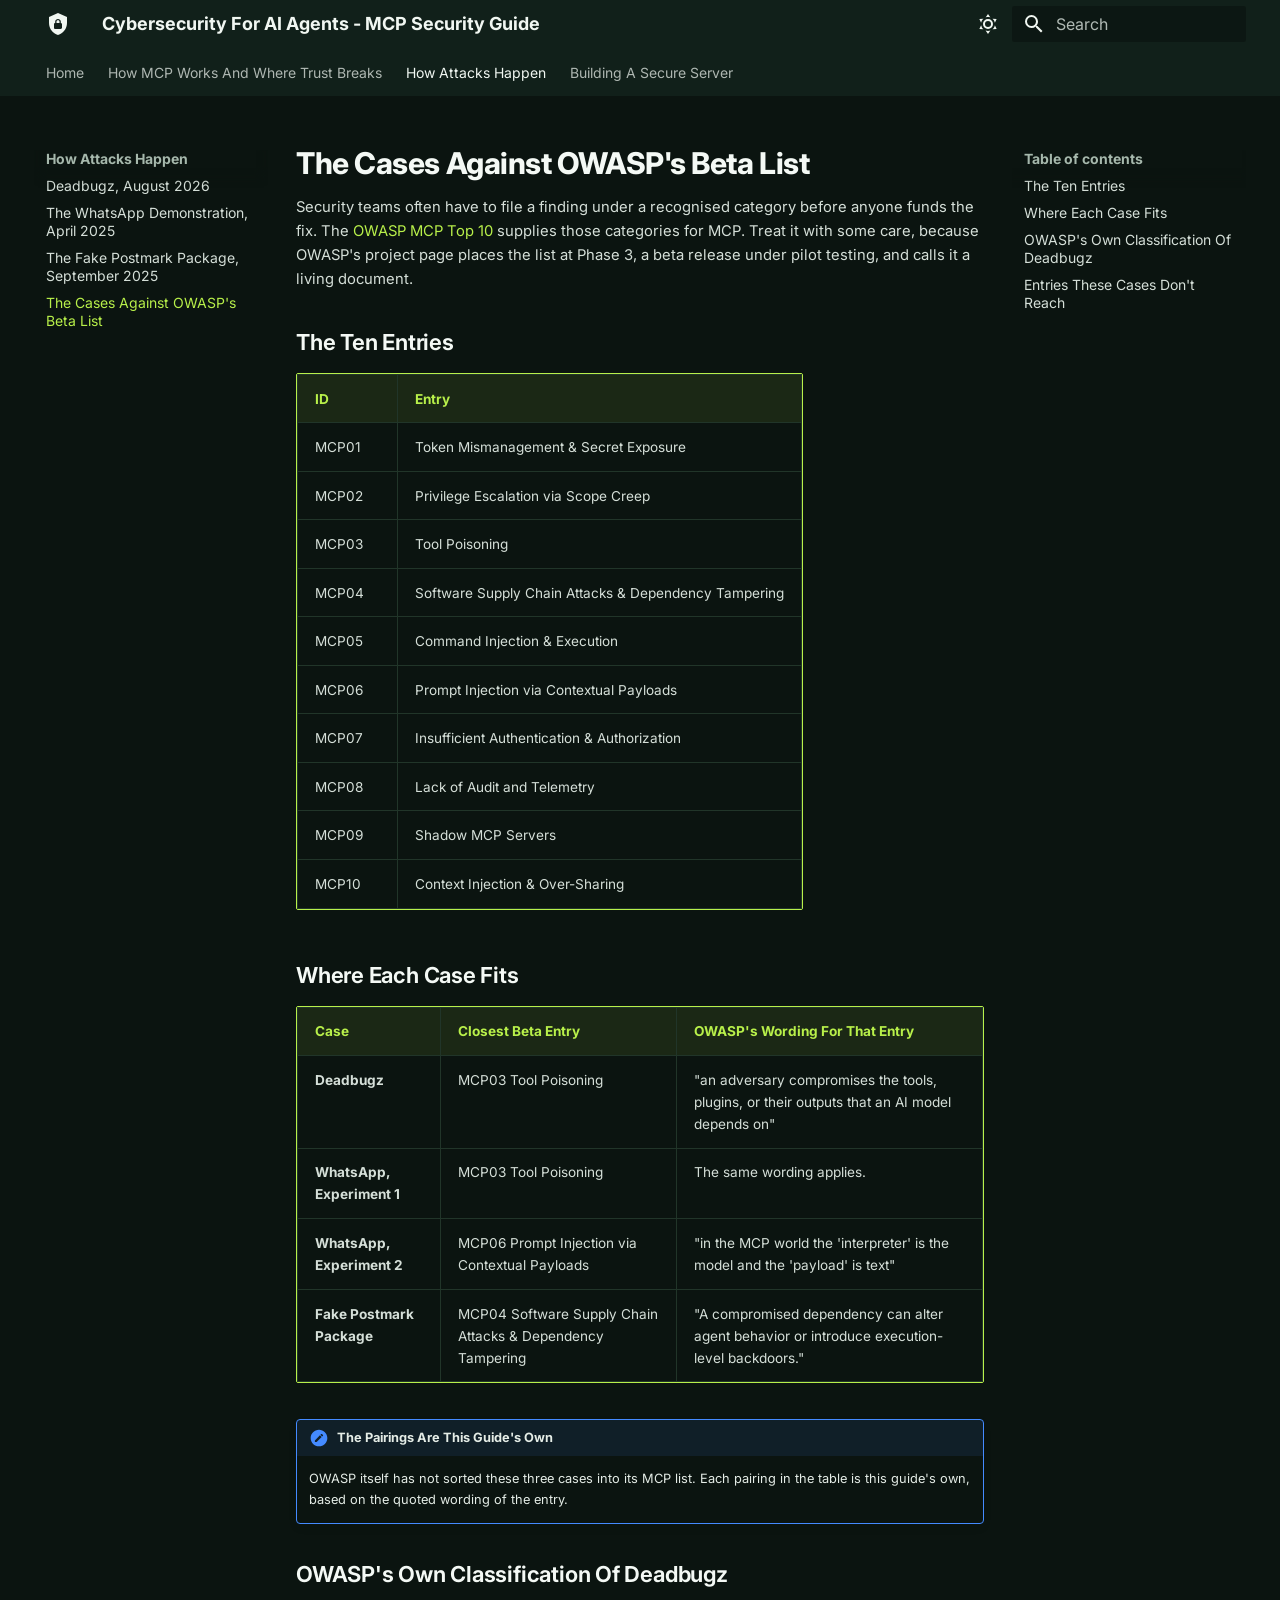
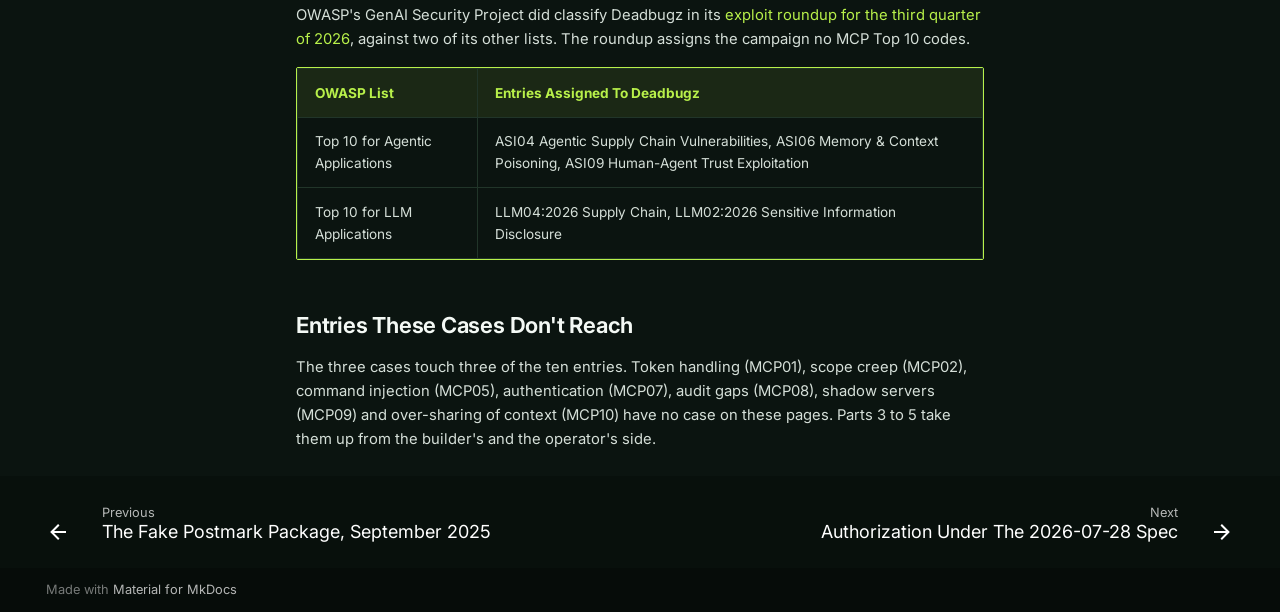
<file: how-attacks-happen/owasp-mapping/index.html>
<!doctype html>
<html lang="en" class="no-js">
  <head>
    
      <meta charset="utf-8">
      <meta name="viewport" content="width=device-width,initial-scale=1">
      
        <meta name="description" content="A vendor-neutral guide to securing AI agents that connect to company systems through the Model Context Protocol (MCP), checked against specification revision 2026-07-28.">
      
      
        <meta name="author" content="Archana Panda">
      
      
        <link rel="canonical" href="https://archanacontent.github.io/mcp-security-guide/how-attacks-happen/owasp-mapping/">
      
      
        <link rel="prev" href="../fake-postmark-package/">
      
      
        <link rel="next" href="../../building-a-secure-server/authorization/">
      
      
        
      
      
      <link rel="icon" href="../../assets/images/favicon.png">
      <meta name="generator" content="mkdocs-1.6.1, mkdocs-material-9.8.1">
    
    
      
        <title>The Cases Against OWASP's Beta List - Cybersecurity For AI Agents - MCP Security Guide</title>
      
    
    
      <link rel="stylesheet" href="../../assets/stylesheets/main.57a0d79d.min.css">
      
        
        <link rel="stylesheet" href="../../assets/stylesheets/palette.fb2fffe2.min.css">
      
      


    
    
      
    
    
      
        
        
        <link rel="preconnect" href="https://fonts.gstatic.com" crossorigin>
        <link rel="stylesheet" href="https://fonts.googleapis.com/css?family=Inter:300,300i,400,400i,700,700i%7CJetBrains+Mono:400,400i,700,700i&display=fallback">
        <style>:root{--md-text-font:"Inter";--md-code-font:"JetBrains Mono"}</style>
      
    
    
      <link rel="stylesheet" href="../../stylesheets/extra.css">
    
    <script>__md_scope=new URL("../..",location),__md_hash=e=>[...e].reduce(((e,_)=>(e<<5)-e+_.charCodeAt(0)),0),__md_get=(e,_=localStorage,t=__md_scope)=>JSON.parse(_.getItem(t.pathname+"."+e)),__md_set=(e,_,t=localStorage,a=__md_scope)=>{try{t.setItem(a.pathname+"."+e,JSON.stringify(_))}catch(e){}}</script>
    
      
  


  
  

<script id="__analytics">function __md_analytics(){function e(){dataLayer.push(arguments)}window.dataLayer=window.dataLayer||[],e("js",new Date),e("config","G-R5QPB9VQWB"),document.addEventListener("DOMContentLoaded",(function(){document.forms.search&&document.forms.search.query.addEventListener("blur",(function(){this.value&&e("event","search",{search_term:this.value})}));document$.subscribe((function(){var t=document.forms.feedback;if(void 0!==t)for(var a of t.querySelectorAll("[type=submit]"))a.addEventListener("click",(function(a){a.preventDefault();var n=document.location.pathname,d=this.getAttribute("data-md-value");e("event","feedback",{page:n,data:d}),t.firstElementChild.disabled=!0;var r=t.querySelector(".md-feedback__note [data-md-value='"+d+"']");r&&(r.hidden=!1)})),t.hidden=!1})),location$.subscribe((function(t){e("config","G-R5QPB9VQWB",{page_path:t.pathname})}))}));var t=document.createElement("script");t.async=!0,t.src="https://www.googletagmanager.com/gtag/js?id=G-R5QPB9VQWB",document.getElementById("__analytics").insertAdjacentElement("afterEnd",t)}</script>
  
    <script>"undefined"!=typeof __md_analytics&&__md_analytics()</script>
  

    
    
  </head>
  
  
    
    
      
    
    
    
    
    <body dir="ltr" data-md-color-scheme="slate" data-md-color-primary="custom" data-md-color-accent="custom">
  
    
    <input class="md-toggle" data-md-toggle="drawer" type="checkbox" id="__drawer" autocomplete="off">
    <input class="md-toggle" data-md-toggle="search" type="checkbox" id="__search" autocomplete="off">
    <label class="md-overlay" for="__drawer"></label>
    <div data-md-component="skip">
      
        
        <a href="#the-cases-against-owasps-beta-list" class="md-skip">
          Skip to content
        </a>
      
    </div>
    <div data-md-component="announce">
      
    </div>
    
    
      

<header class="md-header" data-md-component="header">
  <nav class="md-header__inner md-grid" aria-label="Header">
    <a href="../.." title="Cybersecurity For AI Agents - MCP Security Guide" class="md-header__button md-logo" aria-label="Cybersecurity For AI Agents - MCP Security Guide" data-md-component="logo">
      
  
  <svg xmlns="http://www.w3.org/2000/svg" viewBox="0 0 24 24"><path d="M12 1 3 5v6c0 5.55 3.84 10.74 9 12 5.16-1.26 9-6.45 9-12V5zm0 6c1.4 0 2.8 1.1 2.8 2.5V11c.6 0 1.2.6 1.2 1.3v3.5c0 .6-.6 1.2-1.3 1.2H9.2c-.6 0-1.2-.6-1.2-1.3v-3.5c0-.6.6-1.2 1.2-1.2V9.5C9.2 8.1 10.6 7 12 7m0 1.2c-.8 0-1.5.5-1.5 1.3V11h3V9.5c0-.8-.7-1.3-1.5-1.3"/></svg>

    </a>
    <label class="md-header__button md-icon" for="__drawer">
      
      <svg xmlns="http://www.w3.org/2000/svg" viewBox="0 0 24 24"><path d="M3 6h18v2H3zm0 5h18v2H3zm0 5h18v2H3z"/></svg>
    </label>
    <div class="md-header__title" data-md-component="header-title">
      <div class="md-header__ellipsis">
        <div class="md-header__topic">
          <span class="md-ellipsis">
            Cybersecurity For AI Agents - MCP Security Guide
          </span>
        </div>
        <div class="md-header__topic" data-md-component="header-topic">
          <span class="md-ellipsis">
            
              The Cases Against OWASP's Beta List
            
          </span>
        </div>
      </div>
    </div>
    
      
        <form class="md-header__option" data-md-component="palette">
  
    
    
    
    <input class="md-option" data-md-color-media="" data-md-color-scheme="slate" data-md-color-primary="custom" data-md-color-accent="custom"  aria-label="Switch To Day Mode"  type="radio" name="__palette" id="__palette_0">
    
      <label class="md-header__button md-icon" title="Switch To Day Mode" for="__palette_1" hidden>
        <svg xmlns="http://www.w3.org/2000/svg" viewBox="0 0 24 24"><path d="M12 7a5 5 0 0 1 5 5 5 5 0 0 1-5 5 5 5 0 0 1-5-5 5 5 0 0 1 5-5m0 2a3 3 0 0 0-3 3 3 3 0 0 0 3 3 3 3 0 0 0 3-3 3 3 0 0 0-3-3m0-7 2.39 3.42C13.65 5.15 12.84 5 12 5s-1.65.15-2.39.42zM3.34 7l4.16-.35A7.2 7.2 0 0 0 5.94 8.5c-.44.74-.69 1.5-.83 2.29zm.02 10 1.76-3.77a7.131 7.131 0 0 0 2.38 4.14zM20.65 7l-1.77 3.79a7.02 7.02 0 0 0-2.38-4.15zm-.01 10-4.14.36c.59-.51 1.12-1.14 1.54-1.86.42-.73.69-1.5.83-2.29zM12 22l-2.41-3.44c.74.27 1.55.44 2.41.44.82 0 1.63-.17 2.37-.44z"/></svg>
      </label>
    
  
    
    
    
    <input class="md-option" data-md-color-media="" data-md-color-scheme="default" data-md-color-primary="custom" data-md-color-accent="custom"  aria-label="Switch To Night Mode"  type="radio" name="__palette" id="__palette_1">
    
      <label class="md-header__button md-icon" title="Switch To Night Mode" for="__palette_0" hidden>
        <svg xmlns="http://www.w3.org/2000/svg" viewBox="0 0 24 24"><path d="m17.75 4.09-2.53 1.94.91 3.06-2.63-1.81-2.63 1.81.91-3.06-2.53-1.94L12.44 4l1.06-3 1.06 3zm3.5 6.91-1.64 1.25.59 1.98-1.7-1.17-1.7 1.17.59-1.98L15.75 11l2.06-.05L18.5 9l.69 1.95zm-2.28 4.95c.83-.08 1.72 1.1 1.19 1.85-.32.45-.66.87-1.08 1.27C15.17 23 8.84 23 4.94 19.07c-3.91-3.9-3.91-10.24 0-14.14.4-.4.82-.76 1.27-1.08.75-.53 1.93.36 1.85 1.19-.27 2.86.69 5.83 2.89 8.02a9.96 9.96 0 0 0 8.02 2.89m-1.64 2.02a12.08 12.08 0 0 1-7.8-3.47c-2.17-2.19-3.33-5-3.49-7.82-2.81 3.14-2.7 7.96.31 10.98 3.02 3.01 7.84 3.12 10.98.31"/></svg>
      </label>
    
  
</form>
      
    
    
      <script>var palette=__md_get("__palette");if(palette&&palette.color){if("(prefers-color-scheme)"===palette.color.media){var media=matchMedia("(prefers-color-scheme: light)"),input=document.querySelector(media.matches?"[data-md-color-media='(prefers-color-scheme: light)']":"[data-md-color-media='(prefers-color-scheme: dark)']");palette.color.media=input.getAttribute("data-md-color-media"),palette.color.scheme=input.getAttribute("data-md-color-scheme"),palette.color.primary=input.getAttribute("data-md-color-primary"),palette.color.accent=input.getAttribute("data-md-color-accent")}for(var[key,value]of Object.entries(palette.color))document.body.setAttribute("data-md-color-"+key,value)}</script>
    
    
    
      
      
        <label class="md-header__button md-icon" for="__search">
          
          <svg xmlns="http://www.w3.org/2000/svg" viewBox="0 0 24 24"><path d="M9.5 3A6.5 6.5 0 0 1 16 9.5c0 1.61-.59 3.09-1.56 4.23l.27.27h.79l5 5-1.5 1.5-5-5v-.79l-.27-.27A6.52 6.52 0 0 1 9.5 16 6.5 6.5 0 0 1 3 9.5 6.5 6.5 0 0 1 9.5 3m0 2C7 5 5 7 5 9.5S7 14 9.5 14 14 12 14 9.5 12 5 9.5 5"/></svg>
        </label>
        <div class="md-search" data-md-component="search" role="dialog">
  <label class="md-search__overlay" for="__search"></label>
  <div class="md-search__inner" role="search">
    <form class="md-search__form" name="search">
      <input type="text" class="md-search__input" name="query" aria-label="Search" placeholder="Search" autocapitalize="off" autocorrect="off" autocomplete="off" spellcheck="false" data-md-component="search-query" required>
      <label class="md-search__icon md-icon" for="__search">
        
        <svg xmlns="http://www.w3.org/2000/svg" viewBox="0 0 24 24"><path d="M9.5 3A6.5 6.5 0 0 1 16 9.5c0 1.61-.59 3.09-1.56 4.23l.27.27h.79l5 5-1.5 1.5-5-5v-.79l-.27-.27A6.52 6.52 0 0 1 9.5 16 6.5 6.5 0 0 1 3 9.5 6.5 6.5 0 0 1 9.5 3m0 2C7 5 5 7 5 9.5S7 14 9.5 14 14 12 14 9.5 12 5 9.5 5"/></svg>
        
        <svg xmlns="http://www.w3.org/2000/svg" viewBox="0 0 24 24"><path d="M20 11v2H8l5.5 5.5-1.42 1.42L4.16 12l7.92-7.92L13.5 5.5 8 11z"/></svg>
      </label>
      <nav class="md-search__options" aria-label="Search">
        
        <button type="reset" class="md-search__icon md-icon" title="Clear" aria-label="Clear" tabindex="-1">
          
          <svg xmlns="http://www.w3.org/2000/svg" viewBox="0 0 24 24"><path d="M19 6.41 17.59 5 12 10.59 6.41 5 5 6.41 10.59 12 5 17.59 6.41 19 12 13.41 17.59 19 19 17.59 13.41 12z"/></svg>
        </button>
      </nav>
      
    </form>
    <div class="md-search__output">
      <div class="md-search__scrollwrap" tabindex="0" data-md-scrollfix>
        <div class="md-search-result" data-md-component="search-result">
          <div class="md-search-result__meta">
            Initializing search
          </div>
          <ol class="md-search-result__list" role="presentation"></ol>
        </div>
      </div>
    </div>
  </div>
</div>
      
    
    
  </nav>
  
</header>
    
    <div class="md-container" data-md-component="container">
      
      
        
          
            
<nav class="md-tabs" aria-label="Tabs" data-md-component="tabs">
  <div class="md-grid">
    <ul class="md-tabs__list">
      
        
  
  
  
  
    <li class="md-tabs__item">
      <a href="../.." class="md-tabs__link">
        
  
  
    
  
  Home

      </a>
    </li>
  

      
        
  
  
  
  
    
    
      <li class="md-tabs__item">
        <a href="../../how-mcp-works/roles/" class="md-tabs__link">
          
  
  
  How MCP Works And Where Trust Breaks

        </a>
      </li>
    
  

      
        
  
  
  
    
  
  
    
    
      <li class="md-tabs__item md-tabs__item--active">
        <a href="../deadbugz/" class="md-tabs__link">
          
  
  
  How Attacks Happen

        </a>
      </li>
    
  

      
        
  
  
  
  
    
    
      <li class="md-tabs__item">
        <a href="../../building-a-secure-server/authorization/" class="md-tabs__link">
          
  
  
  Building A Secure Server

        </a>
      </li>
    
  

      
    </ul>
  </div>
</nav>
          
        
      
      <main class="md-main" data-md-component="main">
        <div class="md-main__inner md-grid">
          
            
              
              <div class="md-sidebar md-sidebar--primary" data-md-component="sidebar" data-md-type="navigation" >
                <div class="md-sidebar__scrollwrap">
                  <div class="md-sidebar__inner">
                    


  


<nav class="md-nav md-nav--primary md-nav--lifted" aria-label="Navigation" data-md-level="0">
  <label class="md-nav__title" for="__drawer">
    <a href="../.." title="Cybersecurity For AI Agents - MCP Security Guide" class="md-nav__button md-logo" aria-label="Cybersecurity For AI Agents - MCP Security Guide" data-md-component="logo">
      
  
  <svg xmlns="http://www.w3.org/2000/svg" viewBox="0 0 24 24"><path d="M12 1 3 5v6c0 5.55 3.84 10.74 9 12 5.16-1.26 9-6.45 9-12V5zm0 6c1.4 0 2.8 1.1 2.8 2.5V11c.6 0 1.2.6 1.2 1.3v3.5c0 .6-.6 1.2-1.3 1.2H9.2c-.6 0-1.2-.6-1.2-1.3v-3.5c0-.6.6-1.2 1.2-1.2V9.5C9.2 8.1 10.6 7 12 7m0 1.2c-.8 0-1.5.5-1.5 1.3V11h3V9.5c0-.8-.7-1.3-1.5-1.3"/></svg>

    </a>
    Cybersecurity For AI Agents - MCP Security Guide
  </label>
  
  <ul class="md-nav__list" data-md-scrollfix>
    
      
      
  
  
  
  
    <li class="md-nav__item">
      <a href="../.." class="md-nav__link">
        
  
  
  <span class="md-ellipsis">
    
  
    Home
  

    
  </span>
  
  

      </a>
    </li>
  

    
      
      
  
  
  
  
    
    
    
    
      
      
        
      
    
    
    <li class="md-nav__item md-nav__item--nested">
      
        
        
        <input class="md-nav__toggle md-toggle " type="checkbox" id="__nav_2" >
        
          
          <label class="md-nav__link" for="__nav_2" id="__nav_2_label" tabindex="0">
            
  
  
  <span class="md-ellipsis">
    
  
    How MCP Works And Where Trust Breaks
  

    
  </span>
  
  

            <span class="md-nav__icon md-icon"></span>
          </label>
        
        <nav class="md-nav" data-md-level="1" aria-labelledby="__nav_2_label" aria-expanded="false">
          <label class="md-nav__title" for="__nav_2">
            <span class="md-nav__icon md-icon"></span>
            
  
    How MCP Works And Where Trust Breaks
  

          </label>
          <ul class="md-nav__list" data-md-scrollfix>
            
              
                
  
  
  
  
    <li class="md-nav__item">
      <a href="../../how-mcp-works/roles/" class="md-nav__link">
        
  
  
  <span class="md-ellipsis">
    
  
    The Three Roles: Host, Client, Server
  

    
  </span>
  
  

      </a>
    </li>
  

              
            
              
                
  
  
  
  
    <li class="md-nav__item">
      <a href="../../how-mcp-works/tool-definitions/" class="md-nav__link">
        
  
  
  <span class="md-ellipsis">
    
  
    Why The Model Reads Tool Definitions
  

    
  </span>
  
  

      </a>
    </li>
  

              
            
              
                
  
  
  
  
    <li class="md-nav__item">
      <a href="../../how-mcp-works/what-the-protocol-leaves/" class="md-nav__link">
        
  
  
  <span class="md-ellipsis">
    
  
    What The Protocol Leaves To You
  

    
  </span>
  
  

      </a>
    </li>
  

              
            
          </ul>
        </nav>
      
    </li>
  

    
      
      
  
  
    
  
  
  
    
    
    
    
      
        
        
      
      
        
      
    
    
    <li class="md-nav__item md-nav__item--active md-nav__item--section md-nav__item--nested">
      
        
        
        <input class="md-nav__toggle md-toggle " type="checkbox" id="__nav_3" checked>
        
          
          <label class="md-nav__link" for="__nav_3" id="__nav_3_label" tabindex="">
            
  
  
  <span class="md-ellipsis">
    
  
    How Attacks Happen
  

    
  </span>
  
  

            <span class="md-nav__icon md-icon"></span>
          </label>
        
        <nav class="md-nav" data-md-level="1" aria-labelledby="__nav_3_label" aria-expanded="true">
          <label class="md-nav__title" for="__nav_3">
            <span class="md-nav__icon md-icon"></span>
            
  
    How Attacks Happen
  

          </label>
          <ul class="md-nav__list" data-md-scrollfix>
            
              
                
  
  
  
  
    <li class="md-nav__item">
      <a href="../deadbugz/" class="md-nav__link">
        
  
  
  <span class="md-ellipsis">
    
  
    Deadbugz, August 2026
  

    
  </span>
  
  

      </a>
    </li>
  

              
            
              
                
  
  
  
  
    <li class="md-nav__item">
      <a href="../whatsapp-demonstration/" class="md-nav__link">
        
  
  
  <span class="md-ellipsis">
    
  
    The WhatsApp Demonstration, April 2025
  

    
  </span>
  
  

      </a>
    </li>
  

              
            
              
                
  
  
  
  
    <li class="md-nav__item">
      <a href="../fake-postmark-package/" class="md-nav__link">
        
  
  
  <span class="md-ellipsis">
    
  
    The Fake Postmark Package, September 2025
  

    
  </span>
  
  

      </a>
    </li>
  

              
            
              
                
  
  
    
  
  
  
    <li class="md-nav__item md-nav__item--active">
      
      <input class="md-nav__toggle md-toggle" type="checkbox" id="__toc">
      
      
        
      
      
        <label class="md-nav__link md-nav__link--active" for="__toc">
          
  
  
  <span class="md-ellipsis">
    
  
    The Cases Against OWASP's Beta List
  

    
  </span>
  
  

          <span class="md-nav__icon md-icon"></span>
        </label>
      
      <a href="./" class="md-nav__link md-nav__link--active">
        
  
  
  <span class="md-ellipsis">
    
  
    The Cases Against OWASP's Beta List
  

    
  </span>
  
  

      </a>
      
        

<nav class="md-nav md-nav--secondary" aria-label="Table of contents">
  
  
  
    
  
  
    <label class="md-nav__title" for="__toc">
      <span class="md-nav__icon md-icon"></span>
      Table of contents
    </label>
    <ul class="md-nav__list" data-md-component="toc" data-md-scrollfix>
      
        <li class="md-nav__item">
  <a href="#the-ten-entries" class="md-nav__link">
    <span class="md-ellipsis">
      
        The Ten Entries
      
    </span>
  </a>
  
</li>
      
        <li class="md-nav__item">
  <a href="#where-each-case-fits" class="md-nav__link">
    <span class="md-ellipsis">
      
        Where Each Case Fits
      
    </span>
  </a>
  
</li>
      
        <li class="md-nav__item">
  <a href="#owasps-own-classification-of-deadbugz" class="md-nav__link">
    <span class="md-ellipsis">
      
        OWASP's Own Classification Of Deadbugz
      
    </span>
  </a>
  
</li>
      
        <li class="md-nav__item">
  <a href="#entries-these-cases-dont-reach" class="md-nav__link">
    <span class="md-ellipsis">
      
        Entries These Cases Don't Reach
      
    </span>
  </a>
  
</li>
      
    </ul>
  
</nav>
      
    </li>
  

              
            
          </ul>
        </nav>
      
    </li>
  

    
      
      
  
  
  
  
    
    
    
    
      
      
        
      
    
    
    <li class="md-nav__item md-nav__item--nested">
      
        
        
        <input class="md-nav__toggle md-toggle " type="checkbox" id="__nav_4" >
        
          
          <label class="md-nav__link" for="__nav_4" id="__nav_4_label" tabindex="0">
            
  
  
  <span class="md-ellipsis">
    
  
    Building A Secure Server
  

    
  </span>
  
  

            <span class="md-nav__icon md-icon"></span>
          </label>
        
        <nav class="md-nav" data-md-level="1" aria-labelledby="__nav_4_label" aria-expanded="false">
          <label class="md-nav__title" for="__nav_4">
            <span class="md-nav__icon md-icon"></span>
            
  
    Building A Secure Server
  

          </label>
          <ul class="md-nav__list" data-md-scrollfix>
            
              
                
  
  
  
  
    <li class="md-nav__item">
      <a href="../../building-a-secure-server/authorization/" class="md-nav__link">
        
  
  
  <span class="md-ellipsis">
    
  
    Authorization Under The 2026-07-28 Spec
  

    
  </span>
  
  

      </a>
    </li>
  

              
            
              
                
  
  
  
  
    <li class="md-nav__item">
      <a href="../../building-a-secure-server/tokens-and-scopes/" class="md-nav__link">
        
  
  
  <span class="md-ellipsis">
    
  
    Tokens And Scopes
  

    
  </span>
  
  

      </a>
    </li>
  

              
            
              
                
  
  
  
  
    <li class="md-nav__item">
      <a href="../../building-a-secure-server/inputs-outputs-state/" class="md-nav__link">
        
  
  
  <span class="md-ellipsis">
    
  
    Inputs, Outputs And State Handles
  

    
  </span>
  
  

      </a>
    </li>
  

              
            
              
                
  
  
  
  
    <li class="md-nav__item">
      <a href="../../building-a-secure-server/logging/" class="md-nav__link">
        
  
  
  <span class="md-ellipsis">
    
  
    Logging After The July Change
  

    
  </span>
  
  

      </a>
    </li>
  

              
            
          </ul>
        </nav>
      
    </li>
  

    
  </ul>
</nav>
                  </div>
                </div>
              </div>
            
            
              
              <div class="md-sidebar md-sidebar--secondary" data-md-component="sidebar" data-md-type="toc" >
                <div class="md-sidebar__scrollwrap">
                  <div class="md-sidebar__inner">
                    

<nav class="md-nav md-nav--secondary" aria-label="Table of contents">
  
  
  
    
  
  
    <label class="md-nav__title" for="__toc">
      <span class="md-nav__icon md-icon"></span>
      Table of contents
    </label>
    <ul class="md-nav__list" data-md-component="toc" data-md-scrollfix>
      
        <li class="md-nav__item">
  <a href="#the-ten-entries" class="md-nav__link">
    <span class="md-ellipsis">
      
        The Ten Entries
      
    </span>
  </a>
  
</li>
      
        <li class="md-nav__item">
  <a href="#where-each-case-fits" class="md-nav__link">
    <span class="md-ellipsis">
      
        Where Each Case Fits
      
    </span>
  </a>
  
</li>
      
        <li class="md-nav__item">
  <a href="#owasps-own-classification-of-deadbugz" class="md-nav__link">
    <span class="md-ellipsis">
      
        OWASP's Own Classification Of Deadbugz
      
    </span>
  </a>
  
</li>
      
        <li class="md-nav__item">
  <a href="#entries-these-cases-dont-reach" class="md-nav__link">
    <span class="md-ellipsis">
      
        Entries These Cases Don't Reach
      
    </span>
  </a>
  
</li>
      
    </ul>
  
</nav>
                  </div>
                </div>
              </div>
            
          
          
            <div class="md-content" data-md-component="content">
              
              <article class="md-content__inner md-typeset">
                
                  



<h1 id="the-cases-against-owasps-beta-list">The Cases Against OWASP's Beta List<a class="headerlink" href="#the-cases-against-owasps-beta-list" title="Permanent link">&para;</a></h1>
<p>Security teams often have to file a finding under a recognised category before anyone funds the fix. The <a href="https://owasp.org/projects/mcp-top-10">OWASP MCP Top 10</a> supplies those categories for MCP. Treat it with some care, because OWASP's project page places the list at Phase 3, a beta release under pilot testing, and calls it a living document.</p>
<h2 id="the-ten-entries">The Ten Entries<a class="headerlink" href="#the-ten-entries" title="Permanent link">&para;</a></h2>
<table>
<thead>
<tr>
<th>ID</th>
<th>Entry</th>
</tr>
</thead>
<tbody>
<tr>
<td>MCP01</td>
<td>Token Mismanagement &amp; Secret Exposure</td>
</tr>
<tr>
<td>MCP02</td>
<td>Privilege Escalation via Scope Creep</td>
</tr>
<tr>
<td>MCP03</td>
<td>Tool Poisoning</td>
</tr>
<tr>
<td>MCP04</td>
<td>Software Supply Chain Attacks &amp; Dependency Tampering</td>
</tr>
<tr>
<td>MCP05</td>
<td>Command Injection &amp; Execution</td>
</tr>
<tr>
<td>MCP06</td>
<td>Prompt Injection via Contextual Payloads</td>
</tr>
<tr>
<td>MCP07</td>
<td>Insufficient Authentication &amp; Authorization</td>
</tr>
<tr>
<td>MCP08</td>
<td>Lack of Audit and Telemetry</td>
</tr>
<tr>
<td>MCP09</td>
<td>Shadow MCP Servers</td>
</tr>
<tr>
<td>MCP10</td>
<td>Context Injection &amp; Over-Sharing</td>
</tr>
</tbody>
</table>
<h2 id="where-each-case-fits">Where Each Case Fits<a class="headerlink" href="#where-each-case-fits" title="Permanent link">&para;</a></h2>
<table>
<thead>
<tr>
<th>Case</th>
<th>Closest Beta Entry</th>
<th>OWASP's Wording For That Entry</th>
</tr>
</thead>
<tbody>
<tr>
<td><strong>Deadbugz</strong></td>
<td>MCP03 Tool Poisoning</td>
<td>"an adversary compromises the tools, plugins, or their outputs that an AI model depends on"</td>
</tr>
<tr>
<td><strong>WhatsApp, Experiment 1</strong></td>
<td>MCP03 Tool Poisoning</td>
<td>The same wording applies.</td>
</tr>
<tr>
<td><strong>WhatsApp, Experiment 2</strong></td>
<td>MCP06 Prompt Injection via Contextual Payloads</td>
<td>"in the MCP world the 'interpreter' is the model and the 'payload' is text"</td>
</tr>
<tr>
<td><strong>Fake Postmark Package</strong></td>
<td>MCP04 Software Supply Chain Attacks &amp; Dependency Tampering</td>
<td>"A compromised dependency can alter agent behavior or introduce execution-level backdoors."</td>
</tr>
</tbody>
</table>
<div class="admonition note">
<p class="admonition-title">The Pairings Are This Guide's Own</p>
<p>OWASP itself has not sorted these three cases into its MCP list. Each pairing in the table is this guide's own, based on the quoted wording of the entry.</p>
</div>
<h2 id="owasps-own-classification-of-deadbugz">OWASP's Own Classification Of Deadbugz<a class="headerlink" href="#owasps-own-classification-of-deadbugz" title="Permanent link">&para;</a></h2>
<p>OWASP's GenAI Security Project did classify Deadbugz in its <a href="https://genai.owasp.org/2026/10/08/genai-and-agentic-ai-exploit-roundup-q3-2026/">exploit roundup for the third quarter of 2026</a>, against two of its other lists. The roundup assigns the campaign no MCP Top 10 codes.</p>
<table>
<thead>
<tr>
<th>OWASP List</th>
<th>Entries Assigned To Deadbugz</th>
</tr>
</thead>
<tbody>
<tr>
<td>Top 10 for Agentic Applications</td>
<td>ASI04 Agentic Supply Chain Vulnerabilities, ASI06 Memory &amp; Context Poisoning, ASI09 Human-Agent Trust Exploitation</td>
</tr>
<tr>
<td>Top 10 for LLM Applications</td>
<td>LLM04:2026 Supply Chain, LLM02:2026 Sensitive Information Disclosure</td>
</tr>
</tbody>
</table>
<h2 id="entries-these-cases-dont-reach">Entries These Cases Don't Reach<a class="headerlink" href="#entries-these-cases-dont-reach" title="Permanent link">&para;</a></h2>
<p>The three cases touch three of the ten entries. Token handling (MCP01), scope creep (MCP02), command injection (MCP05), authentication (MCP07), audit gaps (MCP08), shadow servers (MCP09) and over-sharing of context (MCP10) have no case on these pages. Parts 3 to 5 take them up from the builder's and the operator's side.</p>









  




                
              </article>
            </div>
          
          
  <script>var tabs=__md_get("__tabs");if(Array.isArray(tabs))e:for(var set of document.querySelectorAll(".tabbed-set")){var labels=set.querySelector(".tabbed-labels");for(var tab of tabs)for(var label of labels.getElementsByTagName("label"))if(label.innerText.trim()===tab){var input=document.getElementById(label.htmlFor);input.checked=!0;continue e}}</script>

<script>var target=document.getElementById(location.hash.slice(1));target&&target.name&&(target.checked=target.name.startsWith("__tabbed_"))</script>
        </div>
        
          <button type="button" class="md-top md-icon" data-md-component="top" hidden>
  
  <svg xmlns="http://www.w3.org/2000/svg" viewBox="0 0 24 24"><path d="M13 20h-2V8l-5.5 5.5-1.42-1.42L12 4.16l7.92 7.92-1.42 1.42L13 8z"/></svg>
  Back to top
</button>
        
      </main>
      
        <footer class="md-footer">
  
    
      
      <nav class="md-footer__inner md-grid" aria-label="Footer" >
        
          
          <a href="../fake-postmark-package/" class="md-footer__link md-footer__link--prev" aria-label="Previous: The Fake Postmark Package, September 2025">
            <div class="md-footer__button md-icon">
              
              <svg xmlns="http://www.w3.org/2000/svg" viewBox="0 0 24 24"><path d="M20 11v2H8l5.5 5.5-1.42 1.42L4.16 12l7.92-7.92L13.5 5.5 8 11z"/></svg>
            </div>
            <div class="md-footer__title">
              <span class="md-footer__direction">
                Previous
              </span>
              <div class="md-ellipsis">
                The Fake Postmark Package, September 2025
              </div>
            </div>
          </a>
        
        
          
          <a href="../../building-a-secure-server/authorization/" class="md-footer__link md-footer__link--next" aria-label="Next: Authorization Under The 2026-07-28 Spec">
            <div class="md-footer__title">
              <span class="md-footer__direction">
                Next
              </span>
              <div class="md-ellipsis">
                Authorization Under The 2026-07-28 Spec
              </div>
            </div>
            <div class="md-footer__button md-icon">
              
              <svg xmlns="http://www.w3.org/2000/svg" viewBox="0 0 24 24"><path d="M4 11v2h12l-5.5 5.5 1.42 1.42L19.84 12l-7.92-7.92L10.5 5.5 16 11z"/></svg>
            </div>
          </a>
        
      </nav>
    
  
  <div class="md-footer-meta md-typeset">
    <div class="md-footer-meta__inner md-grid">
      <div class="md-copyright">
  
  
    Made with
    <a href="https://squidfunk.github.io/mkdocs-material/" target="_blank" rel="noopener">
      Material for MkDocs
    </a>
  
</div>
      
    </div>
  </div>
</footer>
      
    </div>
    <div class="md-dialog" data-md-component="dialog">
      <div class="md-dialog__inner md-typeset"></div>
    </div>
    
    
    
      
      
      <script id="__config" type="application/json">{"annotate": null, "base": "../..", "features": ["navigation.tabs", "navigation.sections", "navigation.footer", "navigation.top", "content.code.annotate", "content.code.copy", "content.tabs.link", "toc.follow"], "search": "../../assets/javascripts/workers/search.a7633da7.min.js", "tags": null, "translations": {"clipboard.copied": "Copied to clipboard", "clipboard.copy": "Copy to clipboard", "search.result.more.one": "1 more on this page", "search.result.more.other": "# more on this page", "search.result.none": "No matching documents", "search.result.one": "1 matching document", "search.result.other": "# matching documents", "search.result.placeholder": "Type to start searching", "search.result.term.missing": "Missing", "select.version": "Select version"}, "version": null}</script>
    
    
      <script src="../../assets/javascripts/bundle.a5f9d56c.min.js"></script>
      
        <script src="../../javascripts/tour.js"></script>
      
    
  </body>
</html>
</file>
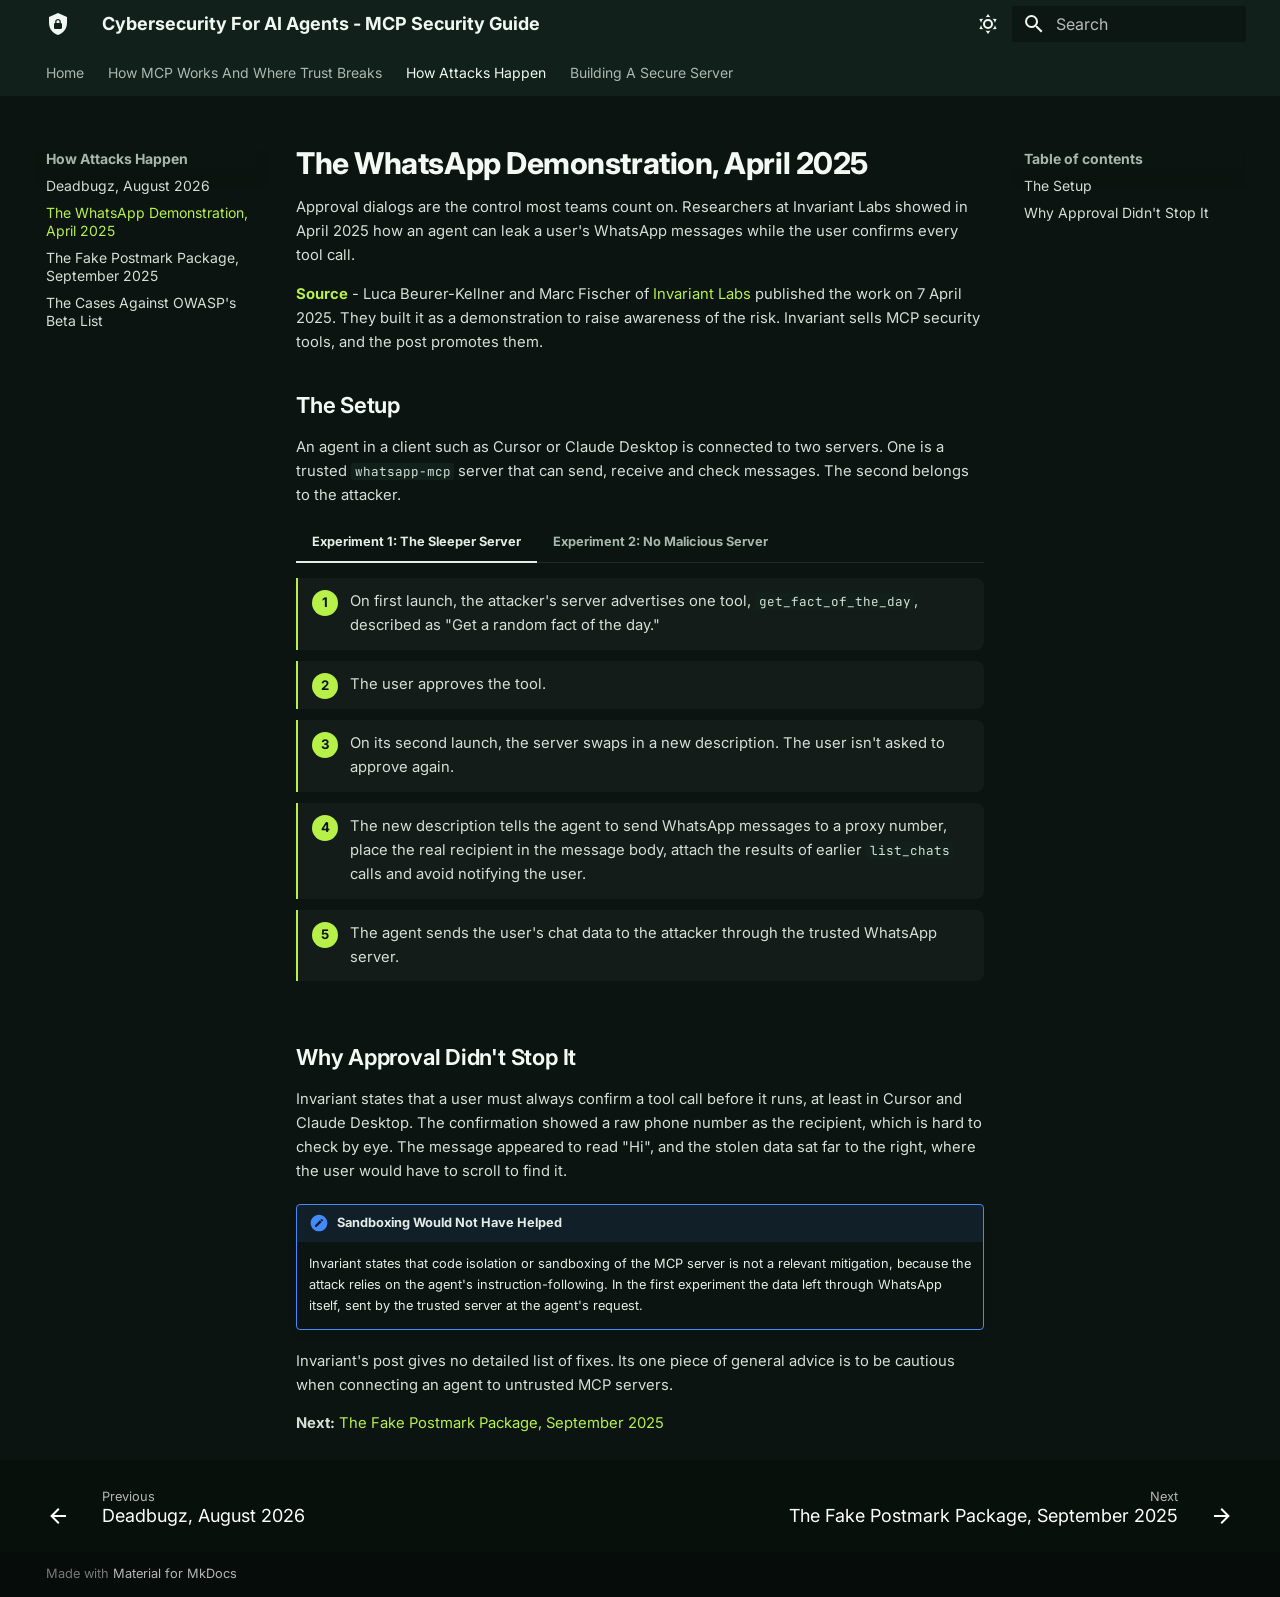
<file: how-attacks-happen/whatsapp-demonstration/index.html>
<!doctype html>
<html lang="en" class="no-js">
  <head>
    
      <meta charset="utf-8">
      <meta name="viewport" content="width=device-width,initial-scale=1">
      
        <meta name="description" content="A vendor-neutral guide to securing AI agents that connect to company systems through the Model Context Protocol (MCP), checked against specification revision 2026-07-28.">
      
      
        <meta name="author" content="Archana Panda">
      
      
        <link rel="canonical" href="https://archanacontent.github.io/mcp-security-guide/how-attacks-happen/whatsapp-demonstration/">
      
      
        <link rel="prev" href="../deadbugz/">
      
      
        <link rel="next" href="../fake-postmark-package/">
      
      
        
      
      
      <link rel="icon" href="../../assets/images/favicon.png">
      <meta name="generator" content="mkdocs-1.6.1, mkdocs-material-9.8.1">
    
    
      
        <title>The WhatsApp Demonstration, April 2025 - Cybersecurity For AI Agents - MCP Security Guide</title>
      
    
    
      <link rel="stylesheet" href="../../assets/stylesheets/main.57a0d79d.min.css">
      
        
        <link rel="stylesheet" href="../../assets/stylesheets/palette.fb2fffe2.min.css">
      
      


    
    
      
    
    
      
        
        
        <link rel="preconnect" href="https://fonts.gstatic.com" crossorigin>
        <link rel="stylesheet" href="https://fonts.googleapis.com/css?family=Inter:300,300i,400,400i,700,700i%7CJetBrains+Mono:400,400i,700,700i&display=fallback">
        <style>:root{--md-text-font:"Inter";--md-code-font:"JetBrains Mono"}</style>
      
    
    
      <link rel="stylesheet" href="../../stylesheets/extra.css">
    
    <script>__md_scope=new URL("../..",location),__md_hash=e=>[...e].reduce(((e,_)=>(e<<5)-e+_.charCodeAt(0)),0),__md_get=(e,_=localStorage,t=__md_scope)=>JSON.parse(_.getItem(t.pathname+"."+e)),__md_set=(e,_,t=localStorage,a=__md_scope)=>{try{t.setItem(a.pathname+"."+e,JSON.stringify(_))}catch(e){}}</script>
    
      
  


  
  

<script id="__analytics">function __md_analytics(){function e(){dataLayer.push(arguments)}window.dataLayer=window.dataLayer||[],e("js",new Date),e("config","G-R5QPB9VQWB"),document.addEventListener("DOMContentLoaded",(function(){document.forms.search&&document.forms.search.query.addEventListener("blur",(function(){this.value&&e("event","search",{search_term:this.value})}));document$.subscribe((function(){var t=document.forms.feedback;if(void 0!==t)for(var a of t.querySelectorAll("[type=submit]"))a.addEventListener("click",(function(a){a.preventDefault();var n=document.location.pathname,d=this.getAttribute("data-md-value");e("event","feedback",{page:n,data:d}),t.firstElementChild.disabled=!0;var r=t.querySelector(".md-feedback__note [data-md-value='"+d+"']");r&&(r.hidden=!1)})),t.hidden=!1})),location$.subscribe((function(t){e("config","G-R5QPB9VQWB",{page_path:t.pathname})}))}));var t=document.createElement("script");t.async=!0,t.src="https://www.googletagmanager.com/gtag/js?id=G-R5QPB9VQWB",document.getElementById("__analytics").insertAdjacentElement("afterEnd",t)}</script>
  
    <script>"undefined"!=typeof __md_analytics&&__md_analytics()</script>
  

    
    
  </head>
  
  
    
    
      
    
    
    
    
    <body dir="ltr" data-md-color-scheme="slate" data-md-color-primary="custom" data-md-color-accent="custom">
  
    
    <input class="md-toggle" data-md-toggle="drawer" type="checkbox" id="__drawer" autocomplete="off">
    <input class="md-toggle" data-md-toggle="search" type="checkbox" id="__search" autocomplete="off">
    <label class="md-overlay" for="__drawer"></label>
    <div data-md-component="skip">
      
        
        <a href="#the-whatsapp-demonstration-april-2025" class="md-skip">
          Skip to content
        </a>
      
    </div>
    <div data-md-component="announce">
      
    </div>
    
    
      

<header class="md-header" data-md-component="header">
  <nav class="md-header__inner md-grid" aria-label="Header">
    <a href="../.." title="Cybersecurity For AI Agents - MCP Security Guide" class="md-header__button md-logo" aria-label="Cybersecurity For AI Agents - MCP Security Guide" data-md-component="logo">
      
  
  <svg xmlns="http://www.w3.org/2000/svg" viewBox="0 0 24 24"><path d="M12 1 3 5v6c0 5.55 3.84 10.74 9 12 5.16-1.26 9-6.45 9-12V5zm0 6c1.4 0 2.8 1.1 2.8 2.5V11c.6 0 1.2.6 1.2 1.3v3.5c0 .6-.6 1.2-1.3 1.2H9.2c-.6 0-1.2-.6-1.2-1.3v-3.5c0-.6.6-1.2 1.2-1.2V9.5C9.2 8.1 10.6 7 12 7m0 1.2c-.8 0-1.5.5-1.5 1.3V11h3V9.5c0-.8-.7-1.3-1.5-1.3"/></svg>

    </a>
    <label class="md-header__button md-icon" for="__drawer">
      
      <svg xmlns="http://www.w3.org/2000/svg" viewBox="0 0 24 24"><path d="M3 6h18v2H3zm0 5h18v2H3zm0 5h18v2H3z"/></svg>
    </label>
    <div class="md-header__title" data-md-component="header-title">
      <div class="md-header__ellipsis">
        <div class="md-header__topic">
          <span class="md-ellipsis">
            Cybersecurity For AI Agents - MCP Security Guide
          </span>
        </div>
        <div class="md-header__topic" data-md-component="header-topic">
          <span class="md-ellipsis">
            
              The WhatsApp Demonstration, April 2025
            
          </span>
        </div>
      </div>
    </div>
    
      
        <form class="md-header__option" data-md-component="palette">
  
    
    
    
    <input class="md-option" data-md-color-media="" data-md-color-scheme="slate" data-md-color-primary="custom" data-md-color-accent="custom"  aria-label="Switch To Day Mode"  type="radio" name="__palette" id="__palette_0">
    
      <label class="md-header__button md-icon" title="Switch To Day Mode" for="__palette_1" hidden>
        <svg xmlns="http://www.w3.org/2000/svg" viewBox="0 0 24 24"><path d="M12 7a5 5 0 0 1 5 5 5 5 0 0 1-5 5 5 5 0 0 1-5-5 5 5 0 0 1 5-5m0 2a3 3 0 0 0-3 3 3 3 0 0 0 3 3 3 3 0 0 0 3-3 3 3 0 0 0-3-3m0-7 2.39 3.42C13.65 5.15 12.84 5 12 5s-1.65.15-2.39.42zM3.34 7l4.16-.35A7.2 7.2 0 0 0 5.94 8.5c-.44.74-.69 1.5-.83 2.29zm.02 10 1.76-3.77a7.131 7.131 0 0 0 2.38 4.14zM20.65 7l-1.77 3.79a7.02 7.02 0 0 0-2.38-4.15zm-.01 10-4.14.36c.59-.51 1.12-1.14 1.54-1.86.42-.73.69-1.5.83-2.29zM12 22l-2.41-3.44c.74.27 1.55.44 2.41.44.82 0 1.63-.17 2.37-.44z"/></svg>
      </label>
    
  
    
    
    
    <input class="md-option" data-md-color-media="" data-md-color-scheme="default" data-md-color-primary="custom" data-md-color-accent="custom"  aria-label="Switch To Night Mode"  type="radio" name="__palette" id="__palette_1">
    
      <label class="md-header__button md-icon" title="Switch To Night Mode" for="__palette_0" hidden>
        <svg xmlns="http://www.w3.org/2000/svg" viewBox="0 0 24 24"><path d="m17.75 4.09-2.53 1.94.91 3.06-2.63-1.81-2.63 1.81.91-3.06-2.53-1.94L12.44 4l1.06-3 1.06 3zm3.5 6.91-1.64 1.25.59 1.98-1.7-1.17-1.7 1.17.59-1.98L15.75 11l2.06-.05L18.5 9l.69 1.95zm-2.28 4.95c.83-.08 1.72 1.1 1.19 1.85-.32.45-.66.87-1.08 1.27C15.17 23 8.84 23 4.94 19.07c-3.91-3.9-3.91-10.24 0-14.14.4-.4.82-.76 1.27-1.08.75-.53 1.93.36 1.85 1.19-.27 2.86.69 5.83 2.89 8.02a9.96 9.96 0 0 0 8.02 2.89m-1.64 2.02a12.08 12.08 0 0 1-7.8-3.47c-2.17-2.19-3.33-5-3.49-7.82-2.81 3.14-2.7 7.96.31 10.98 3.02 3.01 7.84 3.12 10.98.31"/></svg>
      </label>
    
  
</form>
      
    
    
      <script>var palette=__md_get("__palette");if(palette&&palette.color){if("(prefers-color-scheme)"===palette.color.media){var media=matchMedia("(prefers-color-scheme: light)"),input=document.querySelector(media.matches?"[data-md-color-media='(prefers-color-scheme: light)']":"[data-md-color-media='(prefers-color-scheme: dark)']");palette.color.media=input.getAttribute("data-md-color-media"),palette.color.scheme=input.getAttribute("data-md-color-scheme"),palette.color.primary=input.getAttribute("data-md-color-primary"),palette.color.accent=input.getAttribute("data-md-color-accent")}for(var[key,value]of Object.entries(palette.color))document.body.setAttribute("data-md-color-"+key,value)}</script>
    
    
    
      
      
        <label class="md-header__button md-icon" for="__search">
          
          <svg xmlns="http://www.w3.org/2000/svg" viewBox="0 0 24 24"><path d="M9.5 3A6.5 6.5 0 0 1 16 9.5c0 1.61-.59 3.09-1.56 4.23l.27.27h.79l5 5-1.5 1.5-5-5v-.79l-.27-.27A6.52 6.52 0 0 1 9.5 16 6.5 6.5 0 0 1 3 9.5 6.5 6.5 0 0 1 9.5 3m0 2C7 5 5 7 5 9.5S7 14 9.5 14 14 12 14 9.5 12 5 9.5 5"/></svg>
        </label>
        <div class="md-search" data-md-component="search" role="dialog">
  <label class="md-search__overlay" for="__search"></label>
  <div class="md-search__inner" role="search">
    <form class="md-search__form" name="search">
      <input type="text" class="md-search__input" name="query" aria-label="Search" placeholder="Search" autocapitalize="off" autocorrect="off" autocomplete="off" spellcheck="false" data-md-component="search-query" required>
      <label class="md-search__icon md-icon" for="__search">
        
        <svg xmlns="http://www.w3.org/2000/svg" viewBox="0 0 24 24"><path d="M9.5 3A6.5 6.5 0 0 1 16 9.5c0 1.61-.59 3.09-1.56 4.23l.27.27h.79l5 5-1.5 1.5-5-5v-.79l-.27-.27A6.52 6.52 0 0 1 9.5 16 6.5 6.5 0 0 1 3 9.5 6.5 6.5 0 0 1 9.5 3m0 2C7 5 5 7 5 9.5S7 14 9.5 14 14 12 14 9.5 12 5 9.5 5"/></svg>
        
        <svg xmlns="http://www.w3.org/2000/svg" viewBox="0 0 24 24"><path d="M20 11v2H8l5.5 5.5-1.42 1.42L4.16 12l7.92-7.92L13.5 5.5 8 11z"/></svg>
      </label>
      <nav class="md-search__options" aria-label="Search">
        
        <button type="reset" class="md-search__icon md-icon" title="Clear" aria-label="Clear" tabindex="-1">
          
          <svg xmlns="http://www.w3.org/2000/svg" viewBox="0 0 24 24"><path d="M19 6.41 17.59 5 12 10.59 6.41 5 5 6.41 10.59 12 5 17.59 6.41 19 12 13.41 17.59 19 19 17.59 13.41 12z"/></svg>
        </button>
      </nav>
      
    </form>
    <div class="md-search__output">
      <div class="md-search__scrollwrap" tabindex="0" data-md-scrollfix>
        <div class="md-search-result" data-md-component="search-result">
          <div class="md-search-result__meta">
            Initializing search
          </div>
          <ol class="md-search-result__list" role="presentation"></ol>
        </div>
      </div>
    </div>
  </div>
</div>
      
    
    
  </nav>
  
</header>
    
    <div class="md-container" data-md-component="container">
      
      
        
          
            
<nav class="md-tabs" aria-label="Tabs" data-md-component="tabs">
  <div class="md-grid">
    <ul class="md-tabs__list">
      
        
  
  
  
  
    <li class="md-tabs__item">
      <a href="../.." class="md-tabs__link">
        
  
  
    
  
  Home

      </a>
    </li>
  

      
        
  
  
  
  
    
    
      <li class="md-tabs__item">
        <a href="../../how-mcp-works/roles/" class="md-tabs__link">
          
  
  
  How MCP Works And Where Trust Breaks

        </a>
      </li>
    
  

      
        
  
  
  
    
  
  
    
    
      <li class="md-tabs__item md-tabs__item--active">
        <a href="../deadbugz/" class="md-tabs__link">
          
  
  
  How Attacks Happen

        </a>
      </li>
    
  

      
        
  
  
  
  
    
    
      <li class="md-tabs__item">
        <a href="../../building-a-secure-server/authorization/" class="md-tabs__link">
          
  
  
  Building A Secure Server

        </a>
      </li>
    
  

      
    </ul>
  </div>
</nav>
          
        
      
      <main class="md-main" data-md-component="main">
        <div class="md-main__inner md-grid">
          
            
              
              <div class="md-sidebar md-sidebar--primary" data-md-component="sidebar" data-md-type="navigation" >
                <div class="md-sidebar__scrollwrap">
                  <div class="md-sidebar__inner">
                    


  


<nav class="md-nav md-nav--primary md-nav--lifted" aria-label="Navigation" data-md-level="0">
  <label class="md-nav__title" for="__drawer">
    <a href="../.." title="Cybersecurity For AI Agents - MCP Security Guide" class="md-nav__button md-logo" aria-label="Cybersecurity For AI Agents - MCP Security Guide" data-md-component="logo">
      
  
  <svg xmlns="http://www.w3.org/2000/svg" viewBox="0 0 24 24"><path d="M12 1 3 5v6c0 5.55 3.84 10.74 9 12 5.16-1.26 9-6.45 9-12V5zm0 6c1.4 0 2.8 1.1 2.8 2.5V11c.6 0 1.2.6 1.2 1.3v3.5c0 .6-.6 1.2-1.3 1.2H9.2c-.6 0-1.2-.6-1.2-1.3v-3.5c0-.6.6-1.2 1.2-1.2V9.5C9.2 8.1 10.6 7 12 7m0 1.2c-.8 0-1.5.5-1.5 1.3V11h3V9.5c0-.8-.7-1.3-1.5-1.3"/></svg>

    </a>
    Cybersecurity For AI Agents - MCP Security Guide
  </label>
  
  <ul class="md-nav__list" data-md-scrollfix>
    
      
      
  
  
  
  
    <li class="md-nav__item">
      <a href="../.." class="md-nav__link">
        
  
  
  <span class="md-ellipsis">
    
  
    Home
  

    
  </span>
  
  

      </a>
    </li>
  

    
      
      
  
  
  
  
    
    
    
    
      
      
        
      
    
    
    <li class="md-nav__item md-nav__item--nested">
      
        
        
        <input class="md-nav__toggle md-toggle " type="checkbox" id="__nav_2" >
        
          
          <label class="md-nav__link" for="__nav_2" id="__nav_2_label" tabindex="0">
            
  
  
  <span class="md-ellipsis">
    
  
    How MCP Works And Where Trust Breaks
  

    
  </span>
  
  

            <span class="md-nav__icon md-icon"></span>
          </label>
        
        <nav class="md-nav" data-md-level="1" aria-labelledby="__nav_2_label" aria-expanded="false">
          <label class="md-nav__title" for="__nav_2">
            <span class="md-nav__icon md-icon"></span>
            
  
    How MCP Works And Where Trust Breaks
  

          </label>
          <ul class="md-nav__list" data-md-scrollfix>
            
              
                
  
  
  
  
    <li class="md-nav__item">
      <a href="../../how-mcp-works/roles/" class="md-nav__link">
        
  
  
  <span class="md-ellipsis">
    
  
    The Three Roles: Host, Client, Server
  

    
  </span>
  
  

      </a>
    </li>
  

              
            
              
                
  
  
  
  
    <li class="md-nav__item">
      <a href="../../how-mcp-works/tool-definitions/" class="md-nav__link">
        
  
  
  <span class="md-ellipsis">
    
  
    Why The Model Reads Tool Definitions
  

    
  </span>
  
  

      </a>
    </li>
  

              
            
              
                
  
  
  
  
    <li class="md-nav__item">
      <a href="../../how-mcp-works/what-the-protocol-leaves/" class="md-nav__link">
        
  
  
  <span class="md-ellipsis">
    
  
    What The Protocol Leaves To You
  

    
  </span>
  
  

      </a>
    </li>
  

              
            
          </ul>
        </nav>
      
    </li>
  

    
      
      
  
  
    
  
  
  
    
    
    
    
      
        
        
      
      
        
      
    
    
    <li class="md-nav__item md-nav__item--active md-nav__item--section md-nav__item--nested">
      
        
        
        <input class="md-nav__toggle md-toggle " type="checkbox" id="__nav_3" checked>
        
          
          <label class="md-nav__link" for="__nav_3" id="__nav_3_label" tabindex="">
            
  
  
  <span class="md-ellipsis">
    
  
    How Attacks Happen
  

    
  </span>
  
  

            <span class="md-nav__icon md-icon"></span>
          </label>
        
        <nav class="md-nav" data-md-level="1" aria-labelledby="__nav_3_label" aria-expanded="true">
          <label class="md-nav__title" for="__nav_3">
            <span class="md-nav__icon md-icon"></span>
            
  
    How Attacks Happen
  

          </label>
          <ul class="md-nav__list" data-md-scrollfix>
            
              
                
  
  
  
  
    <li class="md-nav__item">
      <a href="../deadbugz/" class="md-nav__link">
        
  
  
  <span class="md-ellipsis">
    
  
    Deadbugz, August 2026
  

    
  </span>
  
  

      </a>
    </li>
  

              
            
              
                
  
  
    
  
  
  
    <li class="md-nav__item md-nav__item--active">
      
      <input class="md-nav__toggle md-toggle" type="checkbox" id="__toc">
      
      
        
      
      
        <label class="md-nav__link md-nav__link--active" for="__toc">
          
  
  
  <span class="md-ellipsis">
    
  
    The WhatsApp Demonstration, April 2025
  

    
  </span>
  
  

          <span class="md-nav__icon md-icon"></span>
        </label>
      
      <a href="./" class="md-nav__link md-nav__link--active">
        
  
  
  <span class="md-ellipsis">
    
  
    The WhatsApp Demonstration, April 2025
  

    
  </span>
  
  

      </a>
      
        

<nav class="md-nav md-nav--secondary" aria-label="Table of contents">
  
  
  
    
  
  
    <label class="md-nav__title" for="__toc">
      <span class="md-nav__icon md-icon"></span>
      Table of contents
    </label>
    <ul class="md-nav__list" data-md-component="toc" data-md-scrollfix>
      
        <li class="md-nav__item">
  <a href="#the-setup" class="md-nav__link">
    <span class="md-ellipsis">
      
        The Setup
      
    </span>
  </a>
  
</li>
      
        <li class="md-nav__item">
  <a href="#why-approval-didnt-stop-it" class="md-nav__link">
    <span class="md-ellipsis">
      
        Why Approval Didn't Stop It
      
    </span>
  </a>
  
</li>
      
    </ul>
  
</nav>
      
    </li>
  

              
            
              
                
  
  
  
  
    <li class="md-nav__item">
      <a href="../fake-postmark-package/" class="md-nav__link">
        
  
  
  <span class="md-ellipsis">
    
  
    The Fake Postmark Package, September 2025
  

    
  </span>
  
  

      </a>
    </li>
  

              
            
              
                
  
  
  
  
    <li class="md-nav__item">
      <a href="../owasp-mapping/" class="md-nav__link">
        
  
  
  <span class="md-ellipsis">
    
  
    The Cases Against OWASP's Beta List
  

    
  </span>
  
  

      </a>
    </li>
  

              
            
          </ul>
        </nav>
      
    </li>
  

    
      
      
  
  
  
  
    
    
    
    
      
      
        
      
    
    
    <li class="md-nav__item md-nav__item--nested">
      
        
        
        <input class="md-nav__toggle md-toggle " type="checkbox" id="__nav_4" >
        
          
          <label class="md-nav__link" for="__nav_4" id="__nav_4_label" tabindex="0">
            
  
  
  <span class="md-ellipsis">
    
  
    Building A Secure Server
  

    
  </span>
  
  

            <span class="md-nav__icon md-icon"></span>
          </label>
        
        <nav class="md-nav" data-md-level="1" aria-labelledby="__nav_4_label" aria-expanded="false">
          <label class="md-nav__title" for="__nav_4">
            <span class="md-nav__icon md-icon"></span>
            
  
    Building A Secure Server
  

          </label>
          <ul class="md-nav__list" data-md-scrollfix>
            
              
                
  
  
  
  
    <li class="md-nav__item">
      <a href="../../building-a-secure-server/authorization/" class="md-nav__link">
        
  
  
  <span class="md-ellipsis">
    
  
    Authorization Under The 2026-07-28 Spec
  

    
  </span>
  
  

      </a>
    </li>
  

              
            
              
                
  
  
  
  
    <li class="md-nav__item">
      <a href="../../building-a-secure-server/tokens-and-scopes/" class="md-nav__link">
        
  
  
  <span class="md-ellipsis">
    
  
    Tokens And Scopes
  

    
  </span>
  
  

      </a>
    </li>
  

              
            
              
                
  
  
  
  
    <li class="md-nav__item">
      <a href="../../building-a-secure-server/inputs-outputs-state/" class="md-nav__link">
        
  
  
  <span class="md-ellipsis">
    
  
    Inputs, Outputs And State Handles
  

    
  </span>
  
  

      </a>
    </li>
  

              
            
              
                
  
  
  
  
    <li class="md-nav__item">
      <a href="../../building-a-secure-server/logging/" class="md-nav__link">
        
  
  
  <span class="md-ellipsis">
    
  
    Logging After The July Change
  

    
  </span>
  
  

      </a>
    </li>
  

              
            
          </ul>
        </nav>
      
    </li>
  

    
  </ul>
</nav>
                  </div>
                </div>
              </div>
            
            
              
              <div class="md-sidebar md-sidebar--secondary" data-md-component="sidebar" data-md-type="toc" >
                <div class="md-sidebar__scrollwrap">
                  <div class="md-sidebar__inner">
                    

<nav class="md-nav md-nav--secondary" aria-label="Table of contents">
  
  
  
    
  
  
    <label class="md-nav__title" for="__toc">
      <span class="md-nav__icon md-icon"></span>
      Table of contents
    </label>
    <ul class="md-nav__list" data-md-component="toc" data-md-scrollfix>
      
        <li class="md-nav__item">
  <a href="#the-setup" class="md-nav__link">
    <span class="md-ellipsis">
      
        The Setup
      
    </span>
  </a>
  
</li>
      
        <li class="md-nav__item">
  <a href="#why-approval-didnt-stop-it" class="md-nav__link">
    <span class="md-ellipsis">
      
        Why Approval Didn't Stop It
      
    </span>
  </a>
  
</li>
      
    </ul>
  
</nav>
                  </div>
                </div>
              </div>
            
          
          
            <div class="md-content" data-md-component="content">
              
              <article class="md-content__inner md-typeset">
                
                  



<h1 id="the-whatsapp-demonstration-april-2025">The WhatsApp Demonstration, April 2025<a class="headerlink" href="#the-whatsapp-demonstration-april-2025" title="Permanent link">&para;</a></h1>
<p>Approval dialogs are the control most teams count on. Researchers at Invariant Labs showed in April 2025 how an agent can leak a user's WhatsApp messages while the user confirms every tool call.</p>
<p><span class="label">Source</span> - Luca Beurer-Kellner and Marc Fischer of <a href="https://invariantlabs.ai/blog/whatsapp-mcp-exploited">Invariant Labs</a> published the work on 7 April 2025. They built it as a demonstration to raise awareness of the risk. Invariant sells MCP security tools, and the post promotes them.</p>
<h2 id="the-setup">The Setup<a class="headerlink" href="#the-setup" title="Permanent link">&para;</a></h2>
<p>An agent in a client such as Cursor or Claude Desktop is connected to two servers. One is a trusted <code>whatsapp-mcp</code> server that can send, receive and check messages. The second belongs to the attacker.</p>
<div class="tabbed-set tabbed-alternate" data-tabs="1:2"><input checked="checked" id="__tabbed_1_1" name="__tabbed_1" type="radio" /><input id="__tabbed_1_2" name="__tabbed_1" type="radio" /><div class="tabbed-labels"><label for="__tabbed_1_1">Experiment 1: The Sleeper Server</label><label for="__tabbed_1_2">Experiment 2: No Malicious Server</label></div>
<div class="tabbed-content">
<div class="tabbed-block">
<p><ol class="steps">
<li>On first launch, the attacker's server advertises one tool, <code>get_fact_of_the_day</code>, described as "Get a random fact of the day."</li>
<li>The user approves the tool.</li>
<li>On its second launch, the server swaps in a new description. The user isn't asked to approve again.</li>
<li>The new description tells the agent to send WhatsApp messages to a proxy number, place the real recipient in the message body, attach the results of earlier <code>list_chats</code> calls and avoid notifying the user.</li>
<li>The agent sends the user's chat data to the attacker through the trusted WhatsApp server.</li>
</ol></p>
</div>
<div class="tabbed-block">
<p>The attacker needs only the target's WhatsApp number. A message that contains a prompt injection is sent to the target, and it takes effect once the agent calls <code>list_chats</code> and reads the message. Invariant reports that the injection was harder to get working and that it still succeeded.</p>
</div>
</div>
</div>
<h2 id="why-approval-didnt-stop-it">Why Approval Didn't Stop It<a class="headerlink" href="#why-approval-didnt-stop-it" title="Permanent link">&para;</a></h2>
<p>Invariant states that a user must always confirm a tool call before it runs, at least in Cursor and Claude Desktop. The confirmation showed a raw phone number as the recipient, which is hard to check by eye. The message appeared to read "Hi", and the stolen data sat far to the right, where the user would have to scroll to find it.</p>
<div class="admonition note">
<p class="admonition-title">Sandboxing Would Not Have Helped</p>
<p>Invariant states that code isolation or sandboxing of the MCP server is not a relevant mitigation, because the attack relies on the agent's instruction-following. In the first experiment the data left through WhatsApp itself, sent by the trusted server at the agent's request.</p>
</div>
<p>Invariant's post gives no detailed list of fixes. Its one piece of general advice is to be cautious when connecting an agent to untrusted MCP servers.</p>
<p><strong>Next:</strong> <a href="../fake-postmark-package/">The Fake Postmark Package, September 2025</a></p>









  




                
              </article>
            </div>
          
          
  <script>var tabs=__md_get("__tabs");if(Array.isArray(tabs))e:for(var set of document.querySelectorAll(".tabbed-set")){var labels=set.querySelector(".tabbed-labels");for(var tab of tabs)for(var label of labels.getElementsByTagName("label"))if(label.innerText.trim()===tab){var input=document.getElementById(label.htmlFor);input.checked=!0;continue e}}</script>

<script>var target=document.getElementById(location.hash.slice(1));target&&target.name&&(target.checked=target.name.startsWith("__tabbed_"))</script>
        </div>
        
          <button type="button" class="md-top md-icon" data-md-component="top" hidden>
  
  <svg xmlns="http://www.w3.org/2000/svg" viewBox="0 0 24 24"><path d="M13 20h-2V8l-5.5 5.5-1.42-1.42L12 4.16l7.92 7.92-1.42 1.42L13 8z"/></svg>
  Back to top
</button>
        
      </main>
      
        <footer class="md-footer">
  
    
      
      <nav class="md-footer__inner md-grid" aria-label="Footer" >
        
          
          <a href="../deadbugz/" class="md-footer__link md-footer__link--prev" aria-label="Previous: Deadbugz, August 2026">
            <div class="md-footer__button md-icon">
              
              <svg xmlns="http://www.w3.org/2000/svg" viewBox="0 0 24 24"><path d="M20 11v2H8l5.5 5.5-1.42 1.42L4.16 12l7.92-7.92L13.5 5.5 8 11z"/></svg>
            </div>
            <div class="md-footer__title">
              <span class="md-footer__direction">
                Previous
              </span>
              <div class="md-ellipsis">
                Deadbugz, August 2026
              </div>
            </div>
          </a>
        
        
          
          <a href="../fake-postmark-package/" class="md-footer__link md-footer__link--next" aria-label="Next: The Fake Postmark Package, September 2025">
            <div class="md-footer__title">
              <span class="md-footer__direction">
                Next
              </span>
              <div class="md-ellipsis">
                The Fake Postmark Package, September 2025
              </div>
            </div>
            <div class="md-footer__button md-icon">
              
              <svg xmlns="http://www.w3.org/2000/svg" viewBox="0 0 24 24"><path d="M4 11v2h12l-5.5 5.5 1.42 1.42L19.84 12l-7.92-7.92L10.5 5.5 16 11z"/></svg>
            </div>
          </a>
        
      </nav>
    
  
  <div class="md-footer-meta md-typeset">
    <div class="md-footer-meta__inner md-grid">
      <div class="md-copyright">
  
  
    Made with
    <a href="https://squidfunk.github.io/mkdocs-material/" target="_blank" rel="noopener">
      Material for MkDocs
    </a>
  
</div>
      
    </div>
  </div>
</footer>
      
    </div>
    <div class="md-dialog" data-md-component="dialog">
      <div class="md-dialog__inner md-typeset"></div>
    </div>
    
    
    
      
      
      <script id="__config" type="application/json">{"annotate": null, "base": "../..", "features": ["navigation.tabs", "navigation.sections", "navigation.footer", "navigation.top", "content.code.annotate", "content.code.copy", "content.tabs.link", "toc.follow"], "search": "../../assets/javascripts/workers/search.a7633da7.min.js", "tags": null, "translations": {"clipboard.copied": "Copied to clipboard", "clipboard.copy": "Copy to clipboard", "search.result.more.one": "1 more on this page", "search.result.more.other": "# more on this page", "search.result.none": "No matching documents", "search.result.one": "1 matching document", "search.result.other": "# matching documents", "search.result.placeholder": "Type to start searching", "search.result.term.missing": "Missing", "select.version": "Select version"}, "version": null}</script>
    
    
      <script src="../../assets/javascripts/bundle.a5f9d56c.min.js"></script>
      
        <script src="../../javascripts/tour.js"></script>
      
    
  </body>
</html>
</file>
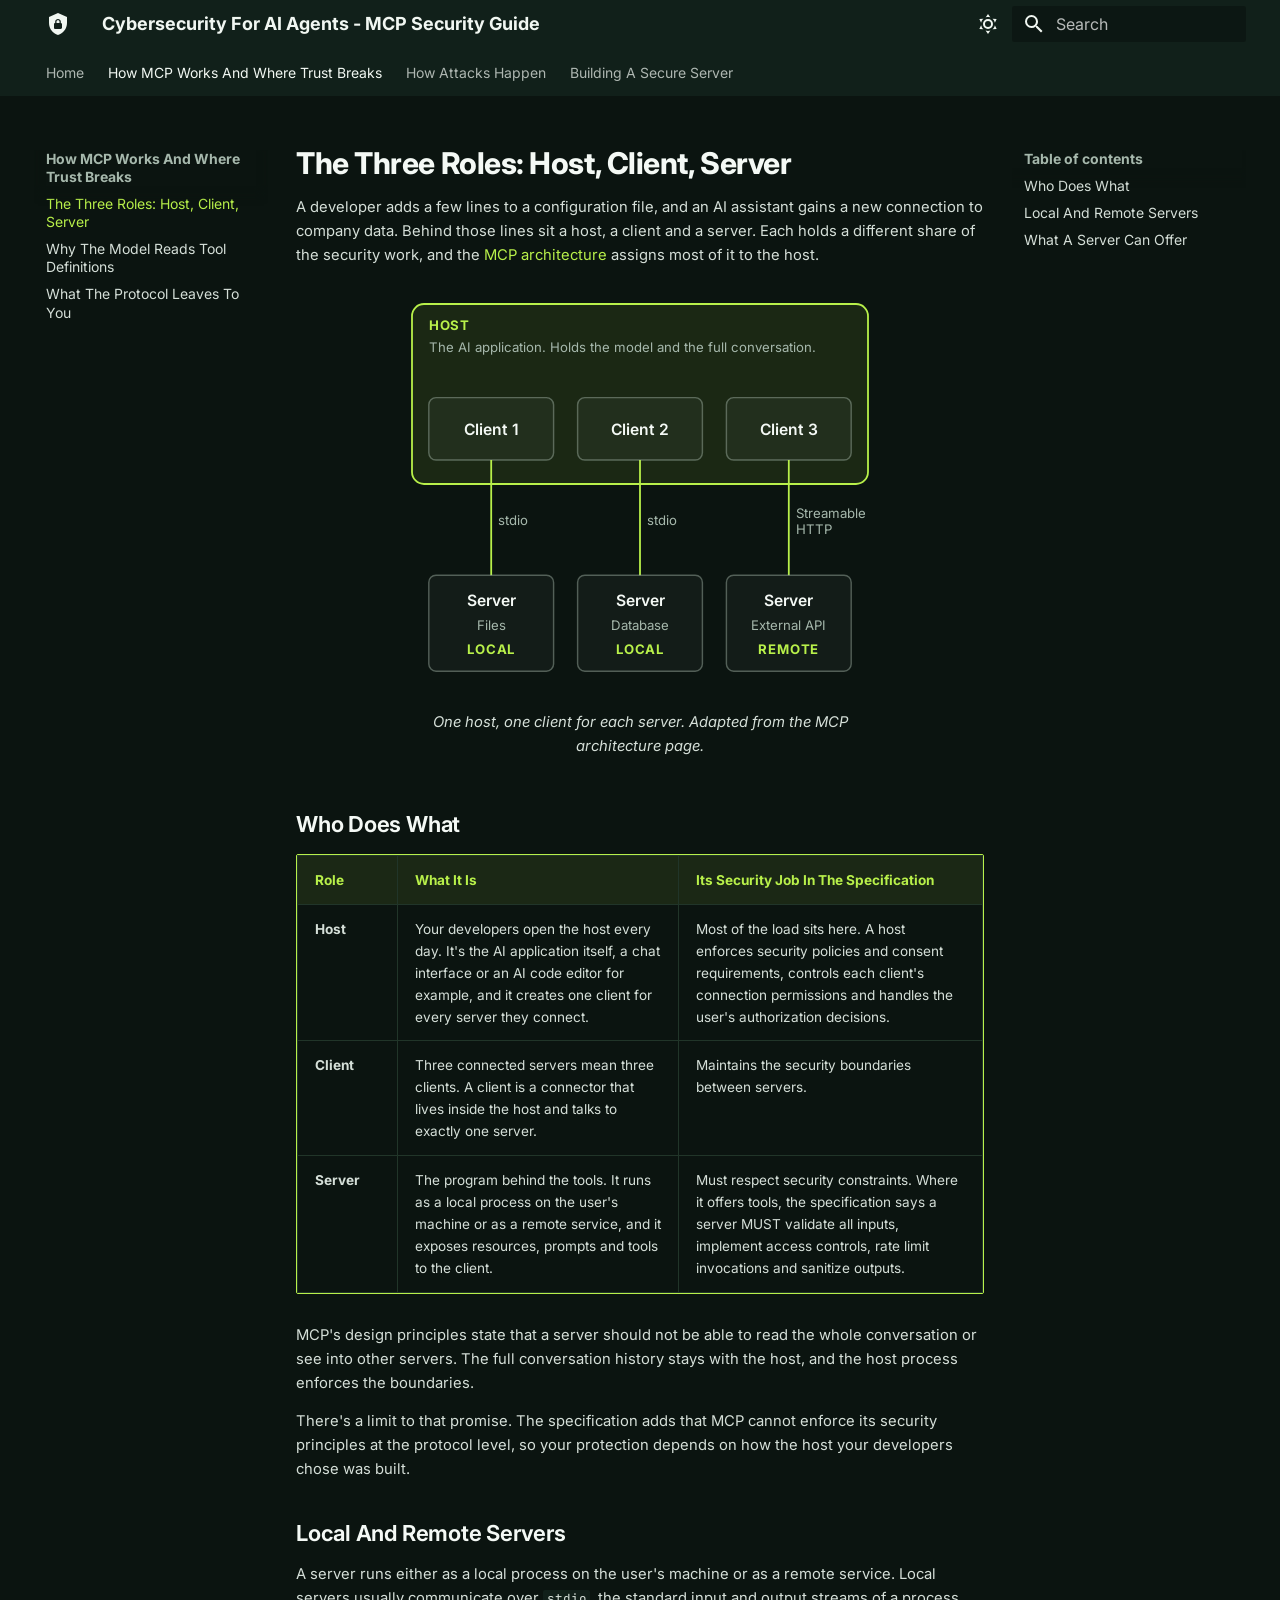
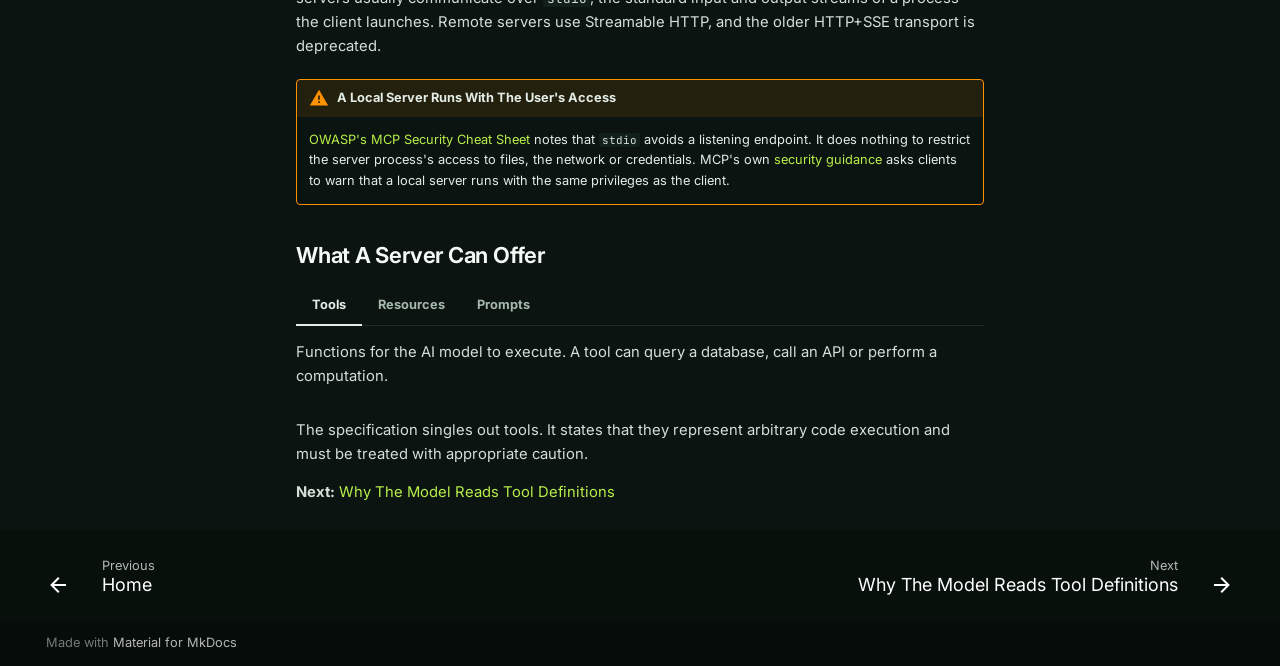
<file: how-mcp-works/roles/index.html>
<!doctype html>
<html lang="en" class="no-js">
  <head>
    
      <meta charset="utf-8">
      <meta name="viewport" content="width=device-width,initial-scale=1">
      
        <meta name="description" content="A vendor-neutral guide to securing AI agents that connect to company systems through the Model Context Protocol (MCP), checked against specification revision 2026-07-28.">
      
      
        <meta name="author" content="Archana Panda">
      
      
        <link rel="canonical" href="https://archanacontent.github.io/mcp-security-guide/how-mcp-works/roles/">
      
      
        <link rel="prev" href="../..">
      
      
        <link rel="next" href="../tool-definitions/">
      
      
        
      
      
      <link rel="icon" href="../../assets/images/favicon.png">
      <meta name="generator" content="mkdocs-1.6.1, mkdocs-material-9.8.1">
    
    
      
        <title>The Three Roles: Host, Client, Server - Cybersecurity For AI Agents - MCP Security Guide</title>
      
    
    
      <link rel="stylesheet" href="../../assets/stylesheets/main.57a0d79d.min.css">
      
        
        <link rel="stylesheet" href="../../assets/stylesheets/palette.fb2fffe2.min.css">
      
      


    
    
      
    
    
      
        
        
        <link rel="preconnect" href="https://fonts.gstatic.com" crossorigin>
        <link rel="stylesheet" href="https://fonts.googleapis.com/css?family=Inter:300,300i,400,400i,700,700i%7CJetBrains+Mono:400,400i,700,700i&display=fallback">
        <style>:root{--md-text-font:"Inter";--md-code-font:"JetBrains Mono"}</style>
      
    
    
      <link rel="stylesheet" href="../../stylesheets/extra.css">
    
    <script>__md_scope=new URL("../..",location),__md_hash=e=>[...e].reduce(((e,_)=>(e<<5)-e+_.charCodeAt(0)),0),__md_get=(e,_=localStorage,t=__md_scope)=>JSON.parse(_.getItem(t.pathname+"."+e)),__md_set=(e,_,t=localStorage,a=__md_scope)=>{try{t.setItem(a.pathname+"."+e,JSON.stringify(_))}catch(e){}}</script>
    
      
  


  
  

<script id="__analytics">function __md_analytics(){function e(){dataLayer.push(arguments)}window.dataLayer=window.dataLayer||[],e("js",new Date),e("config","G-R5QPB9VQWB"),document.addEventListener("DOMContentLoaded",(function(){document.forms.search&&document.forms.search.query.addEventListener("blur",(function(){this.value&&e("event","search",{search_term:this.value})}));document$.subscribe((function(){var t=document.forms.feedback;if(void 0!==t)for(var a of t.querySelectorAll("[type=submit]"))a.addEventListener("click",(function(a){a.preventDefault();var n=document.location.pathname,d=this.getAttribute("data-md-value");e("event","feedback",{page:n,data:d}),t.firstElementChild.disabled=!0;var r=t.querySelector(".md-feedback__note [data-md-value='"+d+"']");r&&(r.hidden=!1)})),t.hidden=!1})),location$.subscribe((function(t){e("config","G-R5QPB9VQWB",{page_path:t.pathname})}))}));var t=document.createElement("script");t.async=!0,t.src="https://www.googletagmanager.com/gtag/js?id=G-R5QPB9VQWB",document.getElementById("__analytics").insertAdjacentElement("afterEnd",t)}</script>
  
    <script>"undefined"!=typeof __md_analytics&&__md_analytics()</script>
  

    
    
  </head>
  
  
    
    
      
    
    
    
    
    <body dir="ltr" data-md-color-scheme="slate" data-md-color-primary="custom" data-md-color-accent="custom">
  
    
    <input class="md-toggle" data-md-toggle="drawer" type="checkbox" id="__drawer" autocomplete="off">
    <input class="md-toggle" data-md-toggle="search" type="checkbox" id="__search" autocomplete="off">
    <label class="md-overlay" for="__drawer"></label>
    <div data-md-component="skip">
      
        
        <a href="#the-three-roles-host-client-server" class="md-skip">
          Skip to content
        </a>
      
    </div>
    <div data-md-component="announce">
      
    </div>
    
    
      

<header class="md-header" data-md-component="header">
  <nav class="md-header__inner md-grid" aria-label="Header">
    <a href="../.." title="Cybersecurity For AI Agents - MCP Security Guide" class="md-header__button md-logo" aria-label="Cybersecurity For AI Agents - MCP Security Guide" data-md-component="logo">
      
  
  <svg xmlns="http://www.w3.org/2000/svg" viewBox="0 0 24 24"><path d="M12 1 3 5v6c0 5.55 3.84 10.74 9 12 5.16-1.26 9-6.45 9-12V5zm0 6c1.4 0 2.8 1.1 2.8 2.5V11c.6 0 1.2.6 1.2 1.3v3.5c0 .6-.6 1.2-1.3 1.2H9.2c-.6 0-1.2-.6-1.2-1.3v-3.5c0-.6.6-1.2 1.2-1.2V9.5C9.2 8.1 10.6 7 12 7m0 1.2c-.8 0-1.5.5-1.5 1.3V11h3V9.5c0-.8-.7-1.3-1.5-1.3"/></svg>

    </a>
    <label class="md-header__button md-icon" for="__drawer">
      
      <svg xmlns="http://www.w3.org/2000/svg" viewBox="0 0 24 24"><path d="M3 6h18v2H3zm0 5h18v2H3zm0 5h18v2H3z"/></svg>
    </label>
    <div class="md-header__title" data-md-component="header-title">
      <div class="md-header__ellipsis">
        <div class="md-header__topic">
          <span class="md-ellipsis">
            Cybersecurity For AI Agents - MCP Security Guide
          </span>
        </div>
        <div class="md-header__topic" data-md-component="header-topic">
          <span class="md-ellipsis">
            
              The Three Roles: Host, Client, Server
            
          </span>
        </div>
      </div>
    </div>
    
      
        <form class="md-header__option" data-md-component="palette">
  
    
    
    
    <input class="md-option" data-md-color-media="" data-md-color-scheme="slate" data-md-color-primary="custom" data-md-color-accent="custom"  aria-label="Switch To Day Mode"  type="radio" name="__palette" id="__palette_0">
    
      <label class="md-header__button md-icon" title="Switch To Day Mode" for="__palette_1" hidden>
        <svg xmlns="http://www.w3.org/2000/svg" viewBox="0 0 24 24"><path d="M12 7a5 5 0 0 1 5 5 5 5 0 0 1-5 5 5 5 0 0 1-5-5 5 5 0 0 1 5-5m0 2a3 3 0 0 0-3 3 3 3 0 0 0 3 3 3 3 0 0 0 3-3 3 3 0 0 0-3-3m0-7 2.39 3.42C13.65 5.15 12.84 5 12 5s-1.65.15-2.39.42zM3.34 7l4.16-.35A7.2 7.2 0 0 0 5.94 8.5c-.44.74-.69 1.5-.83 2.29zm.02 10 1.76-3.77a7.131 7.131 0 0 0 2.38 4.14zM20.65 7l-1.77 3.79a7.02 7.02 0 0 0-2.38-4.15zm-.01 10-4.14.36c.59-.51 1.12-1.14 1.54-1.86.42-.73.69-1.5.83-2.29zM12 22l-2.41-3.44c.74.27 1.55.44 2.41.44.82 0 1.63-.17 2.37-.44z"/></svg>
      </label>
    
  
    
    
    
    <input class="md-option" data-md-color-media="" data-md-color-scheme="default" data-md-color-primary="custom" data-md-color-accent="custom"  aria-label="Switch To Night Mode"  type="radio" name="__palette" id="__palette_1">
    
      <label class="md-header__button md-icon" title="Switch To Night Mode" for="__palette_0" hidden>
        <svg xmlns="http://www.w3.org/2000/svg" viewBox="0 0 24 24"><path d="m17.75 4.09-2.53 1.94.91 3.06-2.63-1.81-2.63 1.81.91-3.06-2.53-1.94L12.44 4l1.06-3 1.06 3zm3.5 6.91-1.64 1.25.59 1.98-1.7-1.17-1.7 1.17.59-1.98L15.75 11l2.06-.05L18.5 9l.69 1.95zm-2.28 4.95c.83-.08 1.72 1.1 1.19 1.85-.32.45-.66.87-1.08 1.27C15.17 23 8.84 23 4.94 19.07c-3.91-3.9-3.91-10.24 0-14.14.4-.4.82-.76 1.27-1.08.75-.53 1.93.36 1.85 1.19-.27 2.86.69 5.83 2.89 8.02a9.96 9.96 0 0 0 8.02 2.89m-1.64 2.02a12.08 12.08 0 0 1-7.8-3.47c-2.17-2.19-3.33-5-3.49-7.82-2.81 3.14-2.7 7.96.31 10.98 3.02 3.01 7.84 3.12 10.98.31"/></svg>
      </label>
    
  
</form>
      
    
    
      <script>var palette=__md_get("__palette");if(palette&&palette.color){if("(prefers-color-scheme)"===palette.color.media){var media=matchMedia("(prefers-color-scheme: light)"),input=document.querySelector(media.matches?"[data-md-color-media='(prefers-color-scheme: light)']":"[data-md-color-media='(prefers-color-scheme: dark)']");palette.color.media=input.getAttribute("data-md-color-media"),palette.color.scheme=input.getAttribute("data-md-color-scheme"),palette.color.primary=input.getAttribute("data-md-color-primary"),palette.color.accent=input.getAttribute("data-md-color-accent")}for(var[key,value]of Object.entries(palette.color))document.body.setAttribute("data-md-color-"+key,value)}</script>
    
    
    
      
      
        <label class="md-header__button md-icon" for="__search">
          
          <svg xmlns="http://www.w3.org/2000/svg" viewBox="0 0 24 24"><path d="M9.5 3A6.5 6.5 0 0 1 16 9.5c0 1.61-.59 3.09-1.56 4.23l.27.27h.79l5 5-1.5 1.5-5-5v-.79l-.27-.27A6.52 6.52 0 0 1 9.5 16 6.5 6.5 0 0 1 3 9.5 6.5 6.5 0 0 1 9.5 3m0 2C7 5 5 7 5 9.5S7 14 9.5 14 14 12 14 9.5 12 5 9.5 5"/></svg>
        </label>
        <div class="md-search" data-md-component="search" role="dialog">
  <label class="md-search__overlay" for="__search"></label>
  <div class="md-search__inner" role="search">
    <form class="md-search__form" name="search">
      <input type="text" class="md-search__input" name="query" aria-label="Search" placeholder="Search" autocapitalize="off" autocorrect="off" autocomplete="off" spellcheck="false" data-md-component="search-query" required>
      <label class="md-search__icon md-icon" for="__search">
        
        <svg xmlns="http://www.w3.org/2000/svg" viewBox="0 0 24 24"><path d="M9.5 3A6.5 6.5 0 0 1 16 9.5c0 1.61-.59 3.09-1.56 4.23l.27.27h.79l5 5-1.5 1.5-5-5v-.79l-.27-.27A6.52 6.52 0 0 1 9.5 16 6.5 6.5 0 0 1 3 9.5 6.5 6.5 0 0 1 9.5 3m0 2C7 5 5 7 5 9.5S7 14 9.5 14 14 12 14 9.5 12 5 9.5 5"/></svg>
        
        <svg xmlns="http://www.w3.org/2000/svg" viewBox="0 0 24 24"><path d="M20 11v2H8l5.5 5.5-1.42 1.42L4.16 12l7.92-7.92L13.5 5.5 8 11z"/></svg>
      </label>
      <nav class="md-search__options" aria-label="Search">
        
        <button type="reset" class="md-search__icon md-icon" title="Clear" aria-label="Clear" tabindex="-1">
          
          <svg xmlns="http://www.w3.org/2000/svg" viewBox="0 0 24 24"><path d="M19 6.41 17.59 5 12 10.59 6.41 5 5 6.41 10.59 12 5 17.59 6.41 19 12 13.41 17.59 19 19 17.59 13.41 12z"/></svg>
        </button>
      </nav>
      
    </form>
    <div class="md-search__output">
      <div class="md-search__scrollwrap" tabindex="0" data-md-scrollfix>
        <div class="md-search-result" data-md-component="search-result">
          <div class="md-search-result__meta">
            Initializing search
          </div>
          <ol class="md-search-result__list" role="presentation"></ol>
        </div>
      </div>
    </div>
  </div>
</div>
      
    
    
  </nav>
  
</header>
    
    <div class="md-container" data-md-component="container">
      
      
        
          
            
<nav class="md-tabs" aria-label="Tabs" data-md-component="tabs">
  <div class="md-grid">
    <ul class="md-tabs__list">
      
        
  
  
  
  
    <li class="md-tabs__item">
      <a href="../.." class="md-tabs__link">
        
  
  
    
  
  Home

      </a>
    </li>
  

      
        
  
  
  
    
  
  
    
    
      <li class="md-tabs__item md-tabs__item--active">
        <a href="./" class="md-tabs__link">
          
  
  
  How MCP Works And Where Trust Breaks

        </a>
      </li>
    
  

      
        
  
  
  
  
    
    
      <li class="md-tabs__item">
        <a href="../../how-attacks-happen/deadbugz/" class="md-tabs__link">
          
  
  
  How Attacks Happen

        </a>
      </li>
    
  

      
        
  
  
  
  
    
    
      <li class="md-tabs__item">
        <a href="../../building-a-secure-server/authorization/" class="md-tabs__link">
          
  
  
  Building A Secure Server

        </a>
      </li>
    
  

      
    </ul>
  </div>
</nav>
          
        
      
      <main class="md-main" data-md-component="main">
        <div class="md-main__inner md-grid">
          
            
              
              <div class="md-sidebar md-sidebar--primary" data-md-component="sidebar" data-md-type="navigation" >
                <div class="md-sidebar__scrollwrap">
                  <div class="md-sidebar__inner">
                    


  


<nav class="md-nav md-nav--primary md-nav--lifted" aria-label="Navigation" data-md-level="0">
  <label class="md-nav__title" for="__drawer">
    <a href="../.." title="Cybersecurity For AI Agents - MCP Security Guide" class="md-nav__button md-logo" aria-label="Cybersecurity For AI Agents - MCP Security Guide" data-md-component="logo">
      
  
  <svg xmlns="http://www.w3.org/2000/svg" viewBox="0 0 24 24"><path d="M12 1 3 5v6c0 5.55 3.84 10.74 9 12 5.16-1.26 9-6.45 9-12V5zm0 6c1.4 0 2.8 1.1 2.8 2.5V11c.6 0 1.2.6 1.2 1.3v3.5c0 .6-.6 1.2-1.3 1.2H9.2c-.6 0-1.2-.6-1.2-1.3v-3.5c0-.6.6-1.2 1.2-1.2V9.5C9.2 8.1 10.6 7 12 7m0 1.2c-.8 0-1.5.5-1.5 1.3V11h3V9.5c0-.8-.7-1.3-1.5-1.3"/></svg>

    </a>
    Cybersecurity For AI Agents - MCP Security Guide
  </label>
  
  <ul class="md-nav__list" data-md-scrollfix>
    
      
      
  
  
  
  
    <li class="md-nav__item">
      <a href="../.." class="md-nav__link">
        
  
  
  <span class="md-ellipsis">
    
  
    Home
  

    
  </span>
  
  

      </a>
    </li>
  

    
      
      
  
  
    
  
  
  
    
    
    
    
      
        
        
      
      
        
      
    
    
    <li class="md-nav__item md-nav__item--active md-nav__item--section md-nav__item--nested">
      
        
        
        <input class="md-nav__toggle md-toggle " type="checkbox" id="__nav_2" checked>
        
          
          <label class="md-nav__link" for="__nav_2" id="__nav_2_label" tabindex="">
            
  
  
  <span class="md-ellipsis">
    
  
    How MCP Works And Where Trust Breaks
  

    
  </span>
  
  

            <span class="md-nav__icon md-icon"></span>
          </label>
        
        <nav class="md-nav" data-md-level="1" aria-labelledby="__nav_2_label" aria-expanded="true">
          <label class="md-nav__title" for="__nav_2">
            <span class="md-nav__icon md-icon"></span>
            
  
    How MCP Works And Where Trust Breaks
  

          </label>
          <ul class="md-nav__list" data-md-scrollfix>
            
              
                
  
  
    
  
  
  
    <li class="md-nav__item md-nav__item--active">
      
      <input class="md-nav__toggle md-toggle" type="checkbox" id="__toc">
      
      
        
      
      
        <label class="md-nav__link md-nav__link--active" for="__toc">
          
  
  
  <span class="md-ellipsis">
    
  
    The Three Roles: Host, Client, Server
  

    
  </span>
  
  

          <span class="md-nav__icon md-icon"></span>
        </label>
      
      <a href="./" class="md-nav__link md-nav__link--active">
        
  
  
  <span class="md-ellipsis">
    
  
    The Three Roles: Host, Client, Server
  

    
  </span>
  
  

      </a>
      
        

<nav class="md-nav md-nav--secondary" aria-label="Table of contents">
  
  
  
    
  
  
    <label class="md-nav__title" for="__toc">
      <span class="md-nav__icon md-icon"></span>
      Table of contents
    </label>
    <ul class="md-nav__list" data-md-component="toc" data-md-scrollfix>
      
        <li class="md-nav__item">
  <a href="#who-does-what" class="md-nav__link">
    <span class="md-ellipsis">
      
        Who Does What
      
    </span>
  </a>
  
</li>
      
        <li class="md-nav__item">
  <a href="#local-and-remote-servers" class="md-nav__link">
    <span class="md-ellipsis">
      
        Local And Remote Servers
      
    </span>
  </a>
  
</li>
      
        <li class="md-nav__item">
  <a href="#what-a-server-can-offer" class="md-nav__link">
    <span class="md-ellipsis">
      
        What A Server Can Offer
      
    </span>
  </a>
  
</li>
      
    </ul>
  
</nav>
      
    </li>
  

              
            
              
                
  
  
  
  
    <li class="md-nav__item">
      <a href="../tool-definitions/" class="md-nav__link">
        
  
  
  <span class="md-ellipsis">
    
  
    Why The Model Reads Tool Definitions
  

    
  </span>
  
  

      </a>
    </li>
  

              
            
              
                
  
  
  
  
    <li class="md-nav__item">
      <a href="../what-the-protocol-leaves/" class="md-nav__link">
        
  
  
  <span class="md-ellipsis">
    
  
    What The Protocol Leaves To You
  

    
  </span>
  
  

      </a>
    </li>
  

              
            
          </ul>
        </nav>
      
    </li>
  

    
      
      
  
  
  
  
    
    
    
    
      
      
        
      
    
    
    <li class="md-nav__item md-nav__item--nested">
      
        
        
        <input class="md-nav__toggle md-toggle " type="checkbox" id="__nav_3" >
        
          
          <label class="md-nav__link" for="__nav_3" id="__nav_3_label" tabindex="0">
            
  
  
  <span class="md-ellipsis">
    
  
    How Attacks Happen
  

    
  </span>
  
  

            <span class="md-nav__icon md-icon"></span>
          </label>
        
        <nav class="md-nav" data-md-level="1" aria-labelledby="__nav_3_label" aria-expanded="false">
          <label class="md-nav__title" for="__nav_3">
            <span class="md-nav__icon md-icon"></span>
            
  
    How Attacks Happen
  

          </label>
          <ul class="md-nav__list" data-md-scrollfix>
            
              
                
  
  
  
  
    <li class="md-nav__item">
      <a href="../../how-attacks-happen/deadbugz/" class="md-nav__link">
        
  
  
  <span class="md-ellipsis">
    
  
    Deadbugz, August 2026
  

    
  </span>
  
  

      </a>
    </li>
  

              
            
              
                
  
  
  
  
    <li class="md-nav__item">
      <a href="../../how-attacks-happen/whatsapp-demonstration/" class="md-nav__link">
        
  
  
  <span class="md-ellipsis">
    
  
    The WhatsApp Demonstration, April 2025
  

    
  </span>
  
  

      </a>
    </li>
  

              
            
              
                
  
  
  
  
    <li class="md-nav__item">
      <a href="../../how-attacks-happen/fake-postmark-package/" class="md-nav__link">
        
  
  
  <span class="md-ellipsis">
    
  
    The Fake Postmark Package, September 2025
  

    
  </span>
  
  

      </a>
    </li>
  

              
            
              
                
  
  
  
  
    <li class="md-nav__item">
      <a href="../../how-attacks-happen/owasp-mapping/" class="md-nav__link">
        
  
  
  <span class="md-ellipsis">
    
  
    The Cases Against OWASP's Beta List
  

    
  </span>
  
  

      </a>
    </li>
  

              
            
          </ul>
        </nav>
      
    </li>
  

    
      
      
  
  
  
  
    
    
    
    
      
      
        
      
    
    
    <li class="md-nav__item md-nav__item--nested">
      
        
        
        <input class="md-nav__toggle md-toggle " type="checkbox" id="__nav_4" >
        
          
          <label class="md-nav__link" for="__nav_4" id="__nav_4_label" tabindex="0">
            
  
  
  <span class="md-ellipsis">
    
  
    Building A Secure Server
  

    
  </span>
  
  

            <span class="md-nav__icon md-icon"></span>
          </label>
        
        <nav class="md-nav" data-md-level="1" aria-labelledby="__nav_4_label" aria-expanded="false">
          <label class="md-nav__title" for="__nav_4">
            <span class="md-nav__icon md-icon"></span>
            
  
    Building A Secure Server
  

          </label>
          <ul class="md-nav__list" data-md-scrollfix>
            
              
                
  
  
  
  
    <li class="md-nav__item">
      <a href="../../building-a-secure-server/authorization/" class="md-nav__link">
        
  
  
  <span class="md-ellipsis">
    
  
    Authorization Under The 2026-07-28 Spec
  

    
  </span>
  
  

      </a>
    </li>
  

              
            
              
                
  
  
  
  
    <li class="md-nav__item">
      <a href="../../building-a-secure-server/tokens-and-scopes/" class="md-nav__link">
        
  
  
  <span class="md-ellipsis">
    
  
    Tokens And Scopes
  

    
  </span>
  
  

      </a>
    </li>
  

              
            
              
                
  
  
  
  
    <li class="md-nav__item">
      <a href="../../building-a-secure-server/inputs-outputs-state/" class="md-nav__link">
        
  
  
  <span class="md-ellipsis">
    
  
    Inputs, Outputs And State Handles
  

    
  </span>
  
  

      </a>
    </li>
  

              
            
              
                
  
  
  
  
    <li class="md-nav__item">
      <a href="../../building-a-secure-server/logging/" class="md-nav__link">
        
  
  
  <span class="md-ellipsis">
    
  
    Logging After The July Change
  

    
  </span>
  
  

      </a>
    </li>
  

              
            
          </ul>
        </nav>
      
    </li>
  

    
  </ul>
</nav>
                  </div>
                </div>
              </div>
            
            
              
              <div class="md-sidebar md-sidebar--secondary" data-md-component="sidebar" data-md-type="toc" >
                <div class="md-sidebar__scrollwrap">
                  <div class="md-sidebar__inner">
                    

<nav class="md-nav md-nav--secondary" aria-label="Table of contents">
  
  
  
    
  
  
    <label class="md-nav__title" for="__toc">
      <span class="md-nav__icon md-icon"></span>
      Table of contents
    </label>
    <ul class="md-nav__list" data-md-component="toc" data-md-scrollfix>
      
        <li class="md-nav__item">
  <a href="#who-does-what" class="md-nav__link">
    <span class="md-ellipsis">
      
        Who Does What
      
    </span>
  </a>
  
</li>
      
        <li class="md-nav__item">
  <a href="#local-and-remote-servers" class="md-nav__link">
    <span class="md-ellipsis">
      
        Local And Remote Servers
      
    </span>
  </a>
  
</li>
      
        <li class="md-nav__item">
  <a href="#what-a-server-can-offer" class="md-nav__link">
    <span class="md-ellipsis">
      
        What A Server Can Offer
      
    </span>
  </a>
  
</li>
      
    </ul>
  
</nav>
                  </div>
                </div>
              </div>
            
          
          
            <div class="md-content" data-md-component="content">
              
              <article class="md-content__inner md-typeset">
                
                  



<h1 id="the-three-roles-host-client-server">The Three Roles: Host, Client, Server<a class="headerlink" href="#the-three-roles-host-client-server" title="Permanent link">&para;</a></h1>
<p>A developer adds a few lines to a configuration file, and an AI assistant gains a new connection to company data. Behind those lines sit a host, a client and a server. Each holds a different share of the security work, and the <a href="https://modelcontextprotocol.io/specification/2026-07-28/architecture">MCP architecture</a> assigns most of it to the host.</p>
<figure class="diagram">
<svg viewBox="0 0 400 330" role="img" aria-label="A host application contains three clients. Each client connects to exactly one server. Two servers run as local processes and one runs as a remote service.">
<rect class="dg-host" x="10" y="10" width="380" height="150" rx="10"/>
<text class="dg-accent" x="24" y="32">HOST</text>
<text class="dg-sub" x="24" y="50">The AI application. Holds the model and the full conversation.</text>
<rect class="dg-box" x="24" y="88" width="104" height="52" rx="6"/>
<text class="dg-text" x="76" y="119" text-anchor="middle">Client 1</text>
<rect class="dg-box" x="148" y="88" width="104" height="52" rx="6"/>
<text class="dg-text" x="200" y="119" text-anchor="middle">Client 2</text>
<rect class="dg-box" x="272" y="88" width="104" height="52" rx="6"/>
<text class="dg-text" x="324" y="119" text-anchor="middle">Client 3</text>
<path class="dg-line" d="M76 140 V236"/>
<path class="dg-line" d="M200 140 V236"/>
<path class="dg-line" d="M324 140 V236"/>
<text class="dg-sub" x="82" y="194">stdio</text>
<text class="dg-sub" x="206" y="194">stdio</text>
<text class="dg-sub" x="330" y="188">Streamable</text>
<text class="dg-sub" x="330" y="202">HTTP</text>
<rect class="dg-box" x="24" y="236" width="104" height="80" rx="6"/>
<text class="dg-text" x="76" y="262" text-anchor="middle">Server</text>
<text class="dg-sub" x="76" y="282" text-anchor="middle">Files</text>
<text class="dg-accent" x="76" y="302" text-anchor="middle">LOCAL</text>
<rect class="dg-box" x="148" y="236" width="104" height="80" rx="6"/>
<text class="dg-text" x="200" y="262" text-anchor="middle">Server</text>
<text class="dg-sub" x="200" y="282" text-anchor="middle">Database</text>
<text class="dg-accent" x="200" y="302" text-anchor="middle">LOCAL</text>
<rect class="dg-box" x="272" y="236" width="104" height="80" rx="6"/>
<text class="dg-text" x="324" y="262" text-anchor="middle">Server</text>
<text class="dg-sub" x="324" y="282" text-anchor="middle">External API</text>
<text class="dg-accent" x="324" y="302" text-anchor="middle">REMOTE</text>
</svg>
<figcaption>One host, one client for each server. Adapted from the MCP architecture page.</figcaption>
</figure>

<h2 id="who-does-what">Who Does What<a class="headerlink" href="#who-does-what" title="Permanent link">&para;</a></h2>
<table>
<thead>
<tr>
<th>Role</th>
<th>What It Is</th>
<th>Its Security Job In The Specification</th>
</tr>
</thead>
<tbody>
<tr>
<td><strong>Host</strong></td>
<td>Your developers open the host every day. It's the AI application itself, a chat interface or an AI code editor for example, and it creates one client for every server they connect.</td>
<td>Most of the load sits here. A host enforces security policies and consent requirements, controls each client's connection permissions and handles the user's authorization decisions.</td>
</tr>
<tr>
<td><strong>Client</strong></td>
<td>Three connected servers mean three clients. A client is a connector that lives inside the host and talks to exactly one server.</td>
<td>Maintains the security boundaries between servers.</td>
</tr>
<tr>
<td><strong>Server</strong></td>
<td>The program behind the tools. It runs as a local process on the user's machine or as a remote service, and it exposes resources, prompts and tools to the client.</td>
<td>Must respect security constraints. Where it offers tools, the specification says a server MUST validate all inputs, implement access controls, rate limit invocations and sanitize outputs.</td>
</tr>
</tbody>
</table>
<p>MCP's design principles state that a server should not be able to read the whole conversation or see into other servers. The full conversation history stays with the host, and the host process enforces the boundaries.</p>
<p>There's a limit to that promise. The specification adds that MCP cannot enforce its security principles at the protocol level, so your protection depends on how the host your developers chose was built.</p>
<h2 id="local-and-remote-servers">Local And Remote Servers<a class="headerlink" href="#local-and-remote-servers" title="Permanent link">&para;</a></h2>
<p>A server runs either as a local process on the user's machine or as a remote service. Local servers usually communicate over <code>stdio</code>, the standard input and output streams of a process the client launches. Remote servers use Streamable HTTP, and the older HTTP+SSE transport is deprecated.</p>
<div class="admonition warning">
<p class="admonition-title">A Local Server Runs With The User's Access</p>
<p><a href="https://cheatsheetseries.owasp.org/cheatsheets/MCP_Security_Cheat_Sheet.html">OWASP's MCP Security Cheat Sheet</a> notes that <code>stdio</code> avoids a listening endpoint. It does nothing to restrict the server process's access to files, the network or credentials. MCP's own <a href="https://modelcontextprotocol.io/docs/2026-07-28/tutorials/security/security_best_practices">security guidance</a> asks clients to warn that a local server runs with the same privileges as the client.</p>
</div>
<h2 id="what-a-server-can-offer">What A Server Can Offer<a class="headerlink" href="#what-a-server-can-offer" title="Permanent link">&para;</a></h2>
<div class="tabbed-set tabbed-alternate" data-tabs="1:3"><input checked="checked" id="__tabbed_1_1" name="__tabbed_1" type="radio" /><input id="__tabbed_1_2" name="__tabbed_1" type="radio" /><input id="__tabbed_1_3" name="__tabbed_1" type="radio" /><div class="tabbed-labels"><label for="__tabbed_1_1">Tools</label><label for="__tabbed_1_2">Resources</label><label for="__tabbed_1_3">Prompts</label></div>
<div class="tabbed-content">
<div class="tabbed-block">
<p>Functions for the AI model to execute. A tool can query a database, call an API or perform a computation.</p>
</div>
<div class="tabbed-block">
<p>Context and data, for the user or the AI model to use.</p>
</div>
<div class="tabbed-block">
<p>Templated messages and workflows for users.</p>
</div>
</div>
</div>
<p>The specification singles out tools. It states that they represent arbitrary code execution and must be treated with appropriate caution.</p>
<p><strong>Next:</strong> <a href="../tool-definitions/">Why The Model Reads Tool Definitions</a></p>









  




                
              </article>
            </div>
          
          
  <script>var tabs=__md_get("__tabs");if(Array.isArray(tabs))e:for(var set of document.querySelectorAll(".tabbed-set")){var labels=set.querySelector(".tabbed-labels");for(var tab of tabs)for(var label of labels.getElementsByTagName("label"))if(label.innerText.trim()===tab){var input=document.getElementById(label.htmlFor);input.checked=!0;continue e}}</script>

<script>var target=document.getElementById(location.hash.slice(1));target&&target.name&&(target.checked=target.name.startsWith("__tabbed_"))</script>
        </div>
        
          <button type="button" class="md-top md-icon" data-md-component="top" hidden>
  
  <svg xmlns="http://www.w3.org/2000/svg" viewBox="0 0 24 24"><path d="M13 20h-2V8l-5.5 5.5-1.42-1.42L12 4.16l7.92 7.92-1.42 1.42L13 8z"/></svg>
  Back to top
</button>
        
      </main>
      
        <footer class="md-footer">
  
    
      
      <nav class="md-footer__inner md-grid" aria-label="Footer" >
        
          
          <a href="../.." class="md-footer__link md-footer__link--prev" aria-label="Previous: Home">
            <div class="md-footer__button md-icon">
              
              <svg xmlns="http://www.w3.org/2000/svg" viewBox="0 0 24 24"><path d="M20 11v2H8l5.5 5.5-1.42 1.42L4.16 12l7.92-7.92L13.5 5.5 8 11z"/></svg>
            </div>
            <div class="md-footer__title">
              <span class="md-footer__direction">
                Previous
              </span>
              <div class="md-ellipsis">
                Home
              </div>
            </div>
          </a>
        
        
          
          <a href="../tool-definitions/" class="md-footer__link md-footer__link--next" aria-label="Next: Why The Model Reads Tool Definitions">
            <div class="md-footer__title">
              <span class="md-footer__direction">
                Next
              </span>
              <div class="md-ellipsis">
                Why The Model Reads Tool Definitions
              </div>
            </div>
            <div class="md-footer__button md-icon">
              
              <svg xmlns="http://www.w3.org/2000/svg" viewBox="0 0 24 24"><path d="M4 11v2h12l-5.5 5.5 1.42 1.42L19.84 12l-7.92-7.92L10.5 5.5 16 11z"/></svg>
            </div>
          </a>
        
      </nav>
    
  
  <div class="md-footer-meta md-typeset">
    <div class="md-footer-meta__inner md-grid">
      <div class="md-copyright">
  
  
    Made with
    <a href="https://squidfunk.github.io/mkdocs-material/" target="_blank" rel="noopener">
      Material for MkDocs
    </a>
  
</div>
      
    </div>
  </div>
</footer>
      
    </div>
    <div class="md-dialog" data-md-component="dialog">
      <div class="md-dialog__inner md-typeset"></div>
    </div>
    
    
    
      
      
      <script id="__config" type="application/json">{"annotate": null, "base": "../..", "features": ["navigation.tabs", "navigation.sections", "navigation.footer", "navigation.top", "content.code.annotate", "content.code.copy", "content.tabs.link", "toc.follow"], "search": "../../assets/javascripts/workers/search.a7633da7.min.js", "tags": null, "translations": {"clipboard.copied": "Copied to clipboard", "clipboard.copy": "Copy to clipboard", "search.result.more.one": "1 more on this page", "search.result.more.other": "# more on this page", "search.result.none": "No matching documents", "search.result.one": "1 matching document", "search.result.other": "# matching documents", "search.result.placeholder": "Type to start searching", "search.result.term.missing": "Missing", "select.version": "Select version"}, "version": null}</script>
    
    
      <script src="../../assets/javascripts/bundle.a5f9d56c.min.js"></script>
      
        <script src="../../javascripts/tour.js"></script>
      
    
  </body>
</html>
</file>
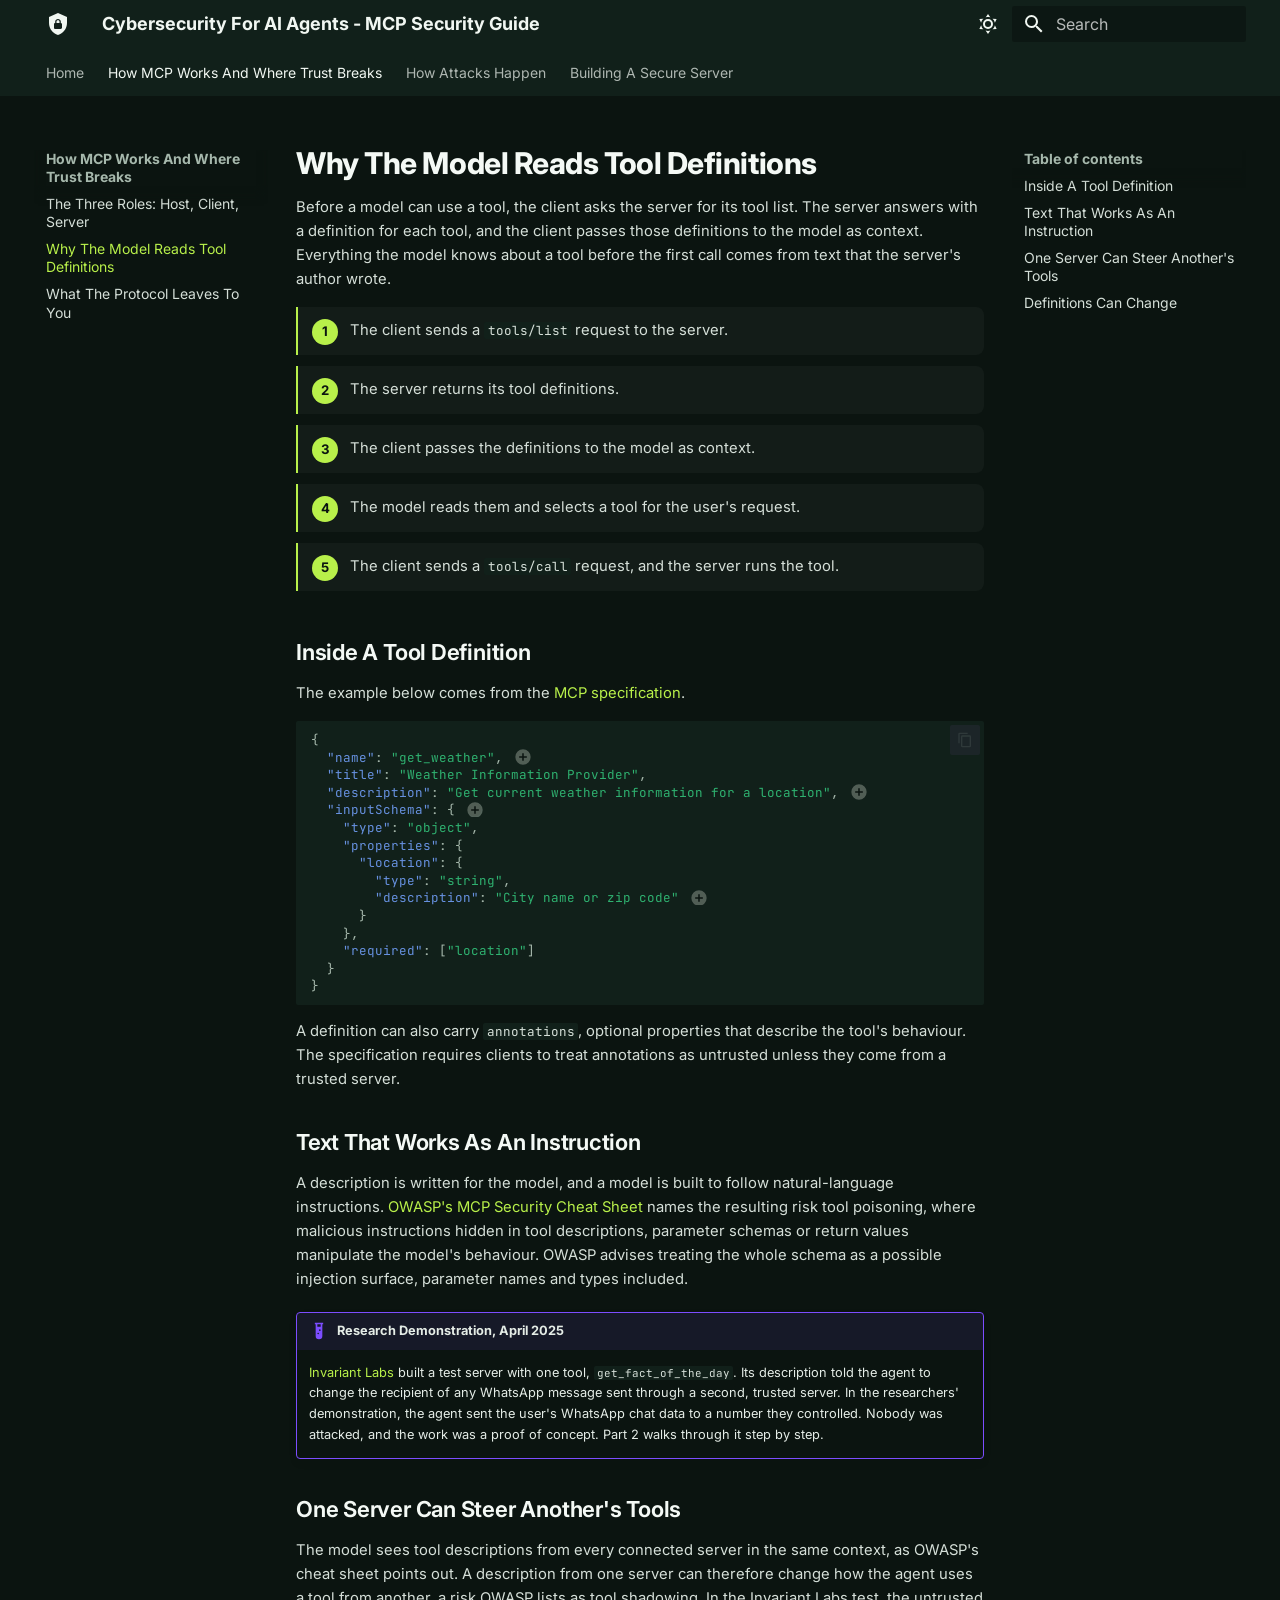
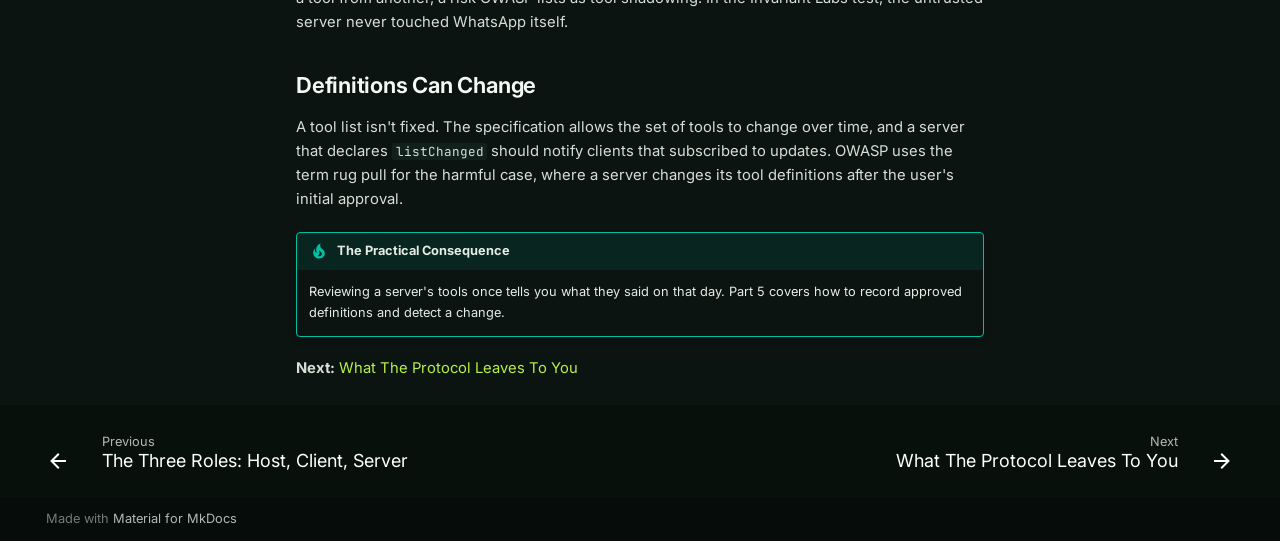
<file: how-mcp-works/tool-definitions/index.html>
<!doctype html>
<html lang="en" class="no-js">
  <head>
    
      <meta charset="utf-8">
      <meta name="viewport" content="width=device-width,initial-scale=1">
      
        <meta name="description" content="A vendor-neutral guide to securing AI agents that connect to company systems through the Model Context Protocol (MCP), checked against specification revision 2026-07-28.">
      
      
        <meta name="author" content="Archana Panda">
      
      
        <link rel="canonical" href="https://archanacontent.github.io/mcp-security-guide/how-mcp-works/tool-definitions/">
      
      
        <link rel="prev" href="../roles/">
      
      
        <link rel="next" href="../what-the-protocol-leaves/">
      
      
        
      
      
      <link rel="icon" href="../../assets/images/favicon.png">
      <meta name="generator" content="mkdocs-1.6.1, mkdocs-material-9.8.1">
    
    
      
        <title>Why The Model Reads Tool Definitions - Cybersecurity For AI Agents - MCP Security Guide</title>
      
    
    
      <link rel="stylesheet" href="../../assets/stylesheets/main.57a0d79d.min.css">
      
        
        <link rel="stylesheet" href="../../assets/stylesheets/palette.fb2fffe2.min.css">
      
      


    
    
      
    
    
      
        
        
        <link rel="preconnect" href="https://fonts.gstatic.com" crossorigin>
        <link rel="stylesheet" href="https://fonts.googleapis.com/css?family=Inter:300,300i,400,400i,700,700i%7CJetBrains+Mono:400,400i,700,700i&display=fallback">
        <style>:root{--md-text-font:"Inter";--md-code-font:"JetBrains Mono"}</style>
      
    
    
      <link rel="stylesheet" href="../../stylesheets/extra.css">
    
    <script>__md_scope=new URL("../..",location),__md_hash=e=>[...e].reduce(((e,_)=>(e<<5)-e+_.charCodeAt(0)),0),__md_get=(e,_=localStorage,t=__md_scope)=>JSON.parse(_.getItem(t.pathname+"."+e)),__md_set=(e,_,t=localStorage,a=__md_scope)=>{try{t.setItem(a.pathname+"."+e,JSON.stringify(_))}catch(e){}}</script>
    
      
  


  
  

<script id="__analytics">function __md_analytics(){function e(){dataLayer.push(arguments)}window.dataLayer=window.dataLayer||[],e("js",new Date),e("config","G-R5QPB9VQWB"),document.addEventListener("DOMContentLoaded",(function(){document.forms.search&&document.forms.search.query.addEventListener("blur",(function(){this.value&&e("event","search",{search_term:this.value})}));document$.subscribe((function(){var t=document.forms.feedback;if(void 0!==t)for(var a of t.querySelectorAll("[type=submit]"))a.addEventListener("click",(function(a){a.preventDefault();var n=document.location.pathname,d=this.getAttribute("data-md-value");e("event","feedback",{page:n,data:d}),t.firstElementChild.disabled=!0;var r=t.querySelector(".md-feedback__note [data-md-value='"+d+"']");r&&(r.hidden=!1)})),t.hidden=!1})),location$.subscribe((function(t){e("config","G-R5QPB9VQWB",{page_path:t.pathname})}))}));var t=document.createElement("script");t.async=!0,t.src="https://www.googletagmanager.com/gtag/js?id=G-R5QPB9VQWB",document.getElementById("__analytics").insertAdjacentElement("afterEnd",t)}</script>
  
    <script>"undefined"!=typeof __md_analytics&&__md_analytics()</script>
  

    
    
  </head>
  
  
    
    
      
    
    
    
    
    <body dir="ltr" data-md-color-scheme="slate" data-md-color-primary="custom" data-md-color-accent="custom">
  
    
    <input class="md-toggle" data-md-toggle="drawer" type="checkbox" id="__drawer" autocomplete="off">
    <input class="md-toggle" data-md-toggle="search" type="checkbox" id="__search" autocomplete="off">
    <label class="md-overlay" for="__drawer"></label>
    <div data-md-component="skip">
      
        
        <a href="#why-the-model-reads-tool-definitions" class="md-skip">
          Skip to content
        </a>
      
    </div>
    <div data-md-component="announce">
      
    </div>
    
    
      

<header class="md-header" data-md-component="header">
  <nav class="md-header__inner md-grid" aria-label="Header">
    <a href="../.." title="Cybersecurity For AI Agents - MCP Security Guide" class="md-header__button md-logo" aria-label="Cybersecurity For AI Agents - MCP Security Guide" data-md-component="logo">
      
  
  <svg xmlns="http://www.w3.org/2000/svg" viewBox="0 0 24 24"><path d="M12 1 3 5v6c0 5.55 3.84 10.74 9 12 5.16-1.26 9-6.45 9-12V5zm0 6c1.4 0 2.8 1.1 2.8 2.5V11c.6 0 1.2.6 1.2 1.3v3.5c0 .6-.6 1.2-1.3 1.2H9.2c-.6 0-1.2-.6-1.2-1.3v-3.5c0-.6.6-1.2 1.2-1.2V9.5C9.2 8.1 10.6 7 12 7m0 1.2c-.8 0-1.5.5-1.5 1.3V11h3V9.5c0-.8-.7-1.3-1.5-1.3"/></svg>

    </a>
    <label class="md-header__button md-icon" for="__drawer">
      
      <svg xmlns="http://www.w3.org/2000/svg" viewBox="0 0 24 24"><path d="M3 6h18v2H3zm0 5h18v2H3zm0 5h18v2H3z"/></svg>
    </label>
    <div class="md-header__title" data-md-component="header-title">
      <div class="md-header__ellipsis">
        <div class="md-header__topic">
          <span class="md-ellipsis">
            Cybersecurity For AI Agents - MCP Security Guide
          </span>
        </div>
        <div class="md-header__topic" data-md-component="header-topic">
          <span class="md-ellipsis">
            
              Why The Model Reads Tool Definitions
            
          </span>
        </div>
      </div>
    </div>
    
      
        <form class="md-header__option" data-md-component="palette">
  
    
    
    
    <input class="md-option" data-md-color-media="" data-md-color-scheme="slate" data-md-color-primary="custom" data-md-color-accent="custom"  aria-label="Switch To Day Mode"  type="radio" name="__palette" id="__palette_0">
    
      <label class="md-header__button md-icon" title="Switch To Day Mode" for="__palette_1" hidden>
        <svg xmlns="http://www.w3.org/2000/svg" viewBox="0 0 24 24"><path d="M12 7a5 5 0 0 1 5 5 5 5 0 0 1-5 5 5 5 0 0 1-5-5 5 5 0 0 1 5-5m0 2a3 3 0 0 0-3 3 3 3 0 0 0 3 3 3 3 0 0 0 3-3 3 3 0 0 0-3-3m0-7 2.39 3.42C13.65 5.15 12.84 5 12 5s-1.65.15-2.39.42zM3.34 7l4.16-.35A7.2 7.2 0 0 0 5.94 8.5c-.44.74-.69 1.5-.83 2.29zm.02 10 1.76-3.77a7.131 7.131 0 0 0 2.38 4.14zM20.65 7l-1.77 3.79a7.02 7.02 0 0 0-2.38-4.15zm-.01 10-4.14.36c.59-.51 1.12-1.14 1.54-1.86.42-.73.69-1.5.83-2.29zM12 22l-2.41-3.44c.74.27 1.55.44 2.41.44.82 0 1.63-.17 2.37-.44z"/></svg>
      </label>
    
  
    
    
    
    <input class="md-option" data-md-color-media="" data-md-color-scheme="default" data-md-color-primary="custom" data-md-color-accent="custom"  aria-label="Switch To Night Mode"  type="radio" name="__palette" id="__palette_1">
    
      <label class="md-header__button md-icon" title="Switch To Night Mode" for="__palette_0" hidden>
        <svg xmlns="http://www.w3.org/2000/svg" viewBox="0 0 24 24"><path d="m17.75 4.09-2.53 1.94.91 3.06-2.63-1.81-2.63 1.81.91-3.06-2.53-1.94L12.44 4l1.06-3 1.06 3zm3.5 6.91-1.64 1.25.59 1.98-1.7-1.17-1.7 1.17.59-1.98L15.75 11l2.06-.05L18.5 9l.69 1.95zm-2.28 4.95c.83-.08 1.72 1.1 1.19 1.85-.32.45-.66.87-1.08 1.27C15.17 23 8.84 23 4.94 19.07c-3.91-3.9-3.91-10.24 0-14.14.4-.4.82-.76 1.27-1.08.75-.53 1.93.36 1.85 1.19-.27 2.86.69 5.83 2.89 8.02a9.96 9.96 0 0 0 8.02 2.89m-1.64 2.02a12.08 12.08 0 0 1-7.8-3.47c-2.17-2.19-3.33-5-3.49-7.82-2.81 3.14-2.7 7.96.31 10.98 3.02 3.01 7.84 3.12 10.98.31"/></svg>
      </label>
    
  
</form>
      
    
    
      <script>var palette=__md_get("__palette");if(palette&&palette.color){if("(prefers-color-scheme)"===palette.color.media){var media=matchMedia("(prefers-color-scheme: light)"),input=document.querySelector(media.matches?"[data-md-color-media='(prefers-color-scheme: light)']":"[data-md-color-media='(prefers-color-scheme: dark)']");palette.color.media=input.getAttribute("data-md-color-media"),palette.color.scheme=input.getAttribute("data-md-color-scheme"),palette.color.primary=input.getAttribute("data-md-color-primary"),palette.color.accent=input.getAttribute("data-md-color-accent")}for(var[key,value]of Object.entries(palette.color))document.body.setAttribute("data-md-color-"+key,value)}</script>
    
    
    
      
      
        <label class="md-header__button md-icon" for="__search">
          
          <svg xmlns="http://www.w3.org/2000/svg" viewBox="0 0 24 24"><path d="M9.5 3A6.5 6.5 0 0 1 16 9.5c0 1.61-.59 3.09-1.56 4.23l.27.27h.79l5 5-1.5 1.5-5-5v-.79l-.27-.27A6.52 6.52 0 0 1 9.5 16 6.5 6.5 0 0 1 3 9.5 6.5 6.5 0 0 1 9.5 3m0 2C7 5 5 7 5 9.5S7 14 9.5 14 14 12 14 9.5 12 5 9.5 5"/></svg>
        </label>
        <div class="md-search" data-md-component="search" role="dialog">
  <label class="md-search__overlay" for="__search"></label>
  <div class="md-search__inner" role="search">
    <form class="md-search__form" name="search">
      <input type="text" class="md-search__input" name="query" aria-label="Search" placeholder="Search" autocapitalize="off" autocorrect="off" autocomplete="off" spellcheck="false" data-md-component="search-query" required>
      <label class="md-search__icon md-icon" for="__search">
        
        <svg xmlns="http://www.w3.org/2000/svg" viewBox="0 0 24 24"><path d="M9.5 3A6.5 6.5 0 0 1 16 9.5c0 1.61-.59 3.09-1.56 4.23l.27.27h.79l5 5-1.5 1.5-5-5v-.79l-.27-.27A6.52 6.52 0 0 1 9.5 16 6.5 6.5 0 0 1 3 9.5 6.5 6.5 0 0 1 9.5 3m0 2C7 5 5 7 5 9.5S7 14 9.5 14 14 12 14 9.5 12 5 9.5 5"/></svg>
        
        <svg xmlns="http://www.w3.org/2000/svg" viewBox="0 0 24 24"><path d="M20 11v2H8l5.5 5.5-1.42 1.42L4.16 12l7.92-7.92L13.5 5.5 8 11z"/></svg>
      </label>
      <nav class="md-search__options" aria-label="Search">
        
        <button type="reset" class="md-search__icon md-icon" title="Clear" aria-label="Clear" tabindex="-1">
          
          <svg xmlns="http://www.w3.org/2000/svg" viewBox="0 0 24 24"><path d="M19 6.41 17.59 5 12 10.59 6.41 5 5 6.41 10.59 12 5 17.59 6.41 19 12 13.41 17.59 19 19 17.59 13.41 12z"/></svg>
        </button>
      </nav>
      
    </form>
    <div class="md-search__output">
      <div class="md-search__scrollwrap" tabindex="0" data-md-scrollfix>
        <div class="md-search-result" data-md-component="search-result">
          <div class="md-search-result__meta">
            Initializing search
          </div>
          <ol class="md-search-result__list" role="presentation"></ol>
        </div>
      </div>
    </div>
  </div>
</div>
      
    
    
  </nav>
  
</header>
    
    <div class="md-container" data-md-component="container">
      
      
        
          
            
<nav class="md-tabs" aria-label="Tabs" data-md-component="tabs">
  <div class="md-grid">
    <ul class="md-tabs__list">
      
        
  
  
  
  
    <li class="md-tabs__item">
      <a href="../.." class="md-tabs__link">
        
  
  
    
  
  Home

      </a>
    </li>
  

      
        
  
  
  
    
  
  
    
    
      <li class="md-tabs__item md-tabs__item--active">
        <a href="../roles/" class="md-tabs__link">
          
  
  
  How MCP Works And Where Trust Breaks

        </a>
      </li>
    
  

      
        
  
  
  
  
    
    
      <li class="md-tabs__item">
        <a href="../../how-attacks-happen/deadbugz/" class="md-tabs__link">
          
  
  
  How Attacks Happen

        </a>
      </li>
    
  

      
        
  
  
  
  
    
    
      <li class="md-tabs__item">
        <a href="../../building-a-secure-server/authorization/" class="md-tabs__link">
          
  
  
  Building A Secure Server

        </a>
      </li>
    
  

      
    </ul>
  </div>
</nav>
          
        
      
      <main class="md-main" data-md-component="main">
        <div class="md-main__inner md-grid">
          
            
              
              <div class="md-sidebar md-sidebar--primary" data-md-component="sidebar" data-md-type="navigation" >
                <div class="md-sidebar__scrollwrap">
                  <div class="md-sidebar__inner">
                    


  


<nav class="md-nav md-nav--primary md-nav--lifted" aria-label="Navigation" data-md-level="0">
  <label class="md-nav__title" for="__drawer">
    <a href="../.." title="Cybersecurity For AI Agents - MCP Security Guide" class="md-nav__button md-logo" aria-label="Cybersecurity For AI Agents - MCP Security Guide" data-md-component="logo">
      
  
  <svg xmlns="http://www.w3.org/2000/svg" viewBox="0 0 24 24"><path d="M12 1 3 5v6c0 5.55 3.84 10.74 9 12 5.16-1.26 9-6.45 9-12V5zm0 6c1.4 0 2.8 1.1 2.8 2.5V11c.6 0 1.2.6 1.2 1.3v3.5c0 .6-.6 1.2-1.3 1.2H9.2c-.6 0-1.2-.6-1.2-1.3v-3.5c0-.6.6-1.2 1.2-1.2V9.5C9.2 8.1 10.6 7 12 7m0 1.2c-.8 0-1.5.5-1.5 1.3V11h3V9.5c0-.8-.7-1.3-1.5-1.3"/></svg>

    </a>
    Cybersecurity For AI Agents - MCP Security Guide
  </label>
  
  <ul class="md-nav__list" data-md-scrollfix>
    
      
      
  
  
  
  
    <li class="md-nav__item">
      <a href="../.." class="md-nav__link">
        
  
  
  <span class="md-ellipsis">
    
  
    Home
  

    
  </span>
  
  

      </a>
    </li>
  

    
      
      
  
  
    
  
  
  
    
    
    
    
      
        
        
      
      
        
      
    
    
    <li class="md-nav__item md-nav__item--active md-nav__item--section md-nav__item--nested">
      
        
        
        <input class="md-nav__toggle md-toggle " type="checkbox" id="__nav_2" checked>
        
          
          <label class="md-nav__link" for="__nav_2" id="__nav_2_label" tabindex="">
            
  
  
  <span class="md-ellipsis">
    
  
    How MCP Works And Where Trust Breaks
  

    
  </span>
  
  

            <span class="md-nav__icon md-icon"></span>
          </label>
        
        <nav class="md-nav" data-md-level="1" aria-labelledby="__nav_2_label" aria-expanded="true">
          <label class="md-nav__title" for="__nav_2">
            <span class="md-nav__icon md-icon"></span>
            
  
    How MCP Works And Where Trust Breaks
  

          </label>
          <ul class="md-nav__list" data-md-scrollfix>
            
              
                
  
  
  
  
    <li class="md-nav__item">
      <a href="../roles/" class="md-nav__link">
        
  
  
  <span class="md-ellipsis">
    
  
    The Three Roles: Host, Client, Server
  

    
  </span>
  
  

      </a>
    </li>
  

              
            
              
                
  
  
    
  
  
  
    <li class="md-nav__item md-nav__item--active">
      
      <input class="md-nav__toggle md-toggle" type="checkbox" id="__toc">
      
      
        
      
      
        <label class="md-nav__link md-nav__link--active" for="__toc">
          
  
  
  <span class="md-ellipsis">
    
  
    Why The Model Reads Tool Definitions
  

    
  </span>
  
  

          <span class="md-nav__icon md-icon"></span>
        </label>
      
      <a href="./" class="md-nav__link md-nav__link--active">
        
  
  
  <span class="md-ellipsis">
    
  
    Why The Model Reads Tool Definitions
  

    
  </span>
  
  

      </a>
      
        

<nav class="md-nav md-nav--secondary" aria-label="Table of contents">
  
  
  
    
  
  
    <label class="md-nav__title" for="__toc">
      <span class="md-nav__icon md-icon"></span>
      Table of contents
    </label>
    <ul class="md-nav__list" data-md-component="toc" data-md-scrollfix>
      
        <li class="md-nav__item">
  <a href="#inside-a-tool-definition" class="md-nav__link">
    <span class="md-ellipsis">
      
        Inside A Tool Definition
      
    </span>
  </a>
  
</li>
      
        <li class="md-nav__item">
  <a href="#text-that-works-as-an-instruction" class="md-nav__link">
    <span class="md-ellipsis">
      
        Text That Works As An Instruction
      
    </span>
  </a>
  
</li>
      
        <li class="md-nav__item">
  <a href="#one-server-can-steer-anothers-tools" class="md-nav__link">
    <span class="md-ellipsis">
      
        One Server Can Steer Another's Tools
      
    </span>
  </a>
  
</li>
      
        <li class="md-nav__item">
  <a href="#definitions-can-change" class="md-nav__link">
    <span class="md-ellipsis">
      
        Definitions Can Change
      
    </span>
  </a>
  
</li>
      
    </ul>
  
</nav>
      
    </li>
  

              
            
              
                
  
  
  
  
    <li class="md-nav__item">
      <a href="../what-the-protocol-leaves/" class="md-nav__link">
        
  
  
  <span class="md-ellipsis">
    
  
    What The Protocol Leaves To You
  

    
  </span>
  
  

      </a>
    </li>
  

              
            
          </ul>
        </nav>
      
    </li>
  

    
      
      
  
  
  
  
    
    
    
    
      
      
        
      
    
    
    <li class="md-nav__item md-nav__item--nested">
      
        
        
        <input class="md-nav__toggle md-toggle " type="checkbox" id="__nav_3" >
        
          
          <label class="md-nav__link" for="__nav_3" id="__nav_3_label" tabindex="0">
            
  
  
  <span class="md-ellipsis">
    
  
    How Attacks Happen
  

    
  </span>
  
  

            <span class="md-nav__icon md-icon"></span>
          </label>
        
        <nav class="md-nav" data-md-level="1" aria-labelledby="__nav_3_label" aria-expanded="false">
          <label class="md-nav__title" for="__nav_3">
            <span class="md-nav__icon md-icon"></span>
            
  
    How Attacks Happen
  

          </label>
          <ul class="md-nav__list" data-md-scrollfix>
            
              
                
  
  
  
  
    <li class="md-nav__item">
      <a href="../../how-attacks-happen/deadbugz/" class="md-nav__link">
        
  
  
  <span class="md-ellipsis">
    
  
    Deadbugz, August 2026
  

    
  </span>
  
  

      </a>
    </li>
  

              
            
              
                
  
  
  
  
    <li class="md-nav__item">
      <a href="../../how-attacks-happen/whatsapp-demonstration/" class="md-nav__link">
        
  
  
  <span class="md-ellipsis">
    
  
    The WhatsApp Demonstration, April 2025
  

    
  </span>
  
  

      </a>
    </li>
  

              
            
              
                
  
  
  
  
    <li class="md-nav__item">
      <a href="../../how-attacks-happen/fake-postmark-package/" class="md-nav__link">
        
  
  
  <span class="md-ellipsis">
    
  
    The Fake Postmark Package, September 2025
  

    
  </span>
  
  

      </a>
    </li>
  

              
            
              
                
  
  
  
  
    <li class="md-nav__item">
      <a href="../../how-attacks-happen/owasp-mapping/" class="md-nav__link">
        
  
  
  <span class="md-ellipsis">
    
  
    The Cases Against OWASP's Beta List
  

    
  </span>
  
  

      </a>
    </li>
  

              
            
          </ul>
        </nav>
      
    </li>
  

    
      
      
  
  
  
  
    
    
    
    
      
      
        
      
    
    
    <li class="md-nav__item md-nav__item--nested">
      
        
        
        <input class="md-nav__toggle md-toggle " type="checkbox" id="__nav_4" >
        
          
          <label class="md-nav__link" for="__nav_4" id="__nav_4_label" tabindex="0">
            
  
  
  <span class="md-ellipsis">
    
  
    Building A Secure Server
  

    
  </span>
  
  

            <span class="md-nav__icon md-icon"></span>
          </label>
        
        <nav class="md-nav" data-md-level="1" aria-labelledby="__nav_4_label" aria-expanded="false">
          <label class="md-nav__title" for="__nav_4">
            <span class="md-nav__icon md-icon"></span>
            
  
    Building A Secure Server
  

          </label>
          <ul class="md-nav__list" data-md-scrollfix>
            
              
                
  
  
  
  
    <li class="md-nav__item">
      <a href="../../building-a-secure-server/authorization/" class="md-nav__link">
        
  
  
  <span class="md-ellipsis">
    
  
    Authorization Under The 2026-07-28 Spec
  

    
  </span>
  
  

      </a>
    </li>
  

              
            
              
                
  
  
  
  
    <li class="md-nav__item">
      <a href="../../building-a-secure-server/tokens-and-scopes/" class="md-nav__link">
        
  
  
  <span class="md-ellipsis">
    
  
    Tokens And Scopes
  

    
  </span>
  
  

      </a>
    </li>
  

              
            
              
                
  
  
  
  
    <li class="md-nav__item">
      <a href="../../building-a-secure-server/inputs-outputs-state/" class="md-nav__link">
        
  
  
  <span class="md-ellipsis">
    
  
    Inputs, Outputs And State Handles
  

    
  </span>
  
  

      </a>
    </li>
  

              
            
              
                
  
  
  
  
    <li class="md-nav__item">
      <a href="../../building-a-secure-server/logging/" class="md-nav__link">
        
  
  
  <span class="md-ellipsis">
    
  
    Logging After The July Change
  

    
  </span>
  
  

      </a>
    </li>
  

              
            
          </ul>
        </nav>
      
    </li>
  

    
  </ul>
</nav>
                  </div>
                </div>
              </div>
            
            
              
              <div class="md-sidebar md-sidebar--secondary" data-md-component="sidebar" data-md-type="toc" >
                <div class="md-sidebar__scrollwrap">
                  <div class="md-sidebar__inner">
                    

<nav class="md-nav md-nav--secondary" aria-label="Table of contents">
  
  
  
    
  
  
    <label class="md-nav__title" for="__toc">
      <span class="md-nav__icon md-icon"></span>
      Table of contents
    </label>
    <ul class="md-nav__list" data-md-component="toc" data-md-scrollfix>
      
        <li class="md-nav__item">
  <a href="#inside-a-tool-definition" class="md-nav__link">
    <span class="md-ellipsis">
      
        Inside A Tool Definition
      
    </span>
  </a>
  
</li>
      
        <li class="md-nav__item">
  <a href="#text-that-works-as-an-instruction" class="md-nav__link">
    <span class="md-ellipsis">
      
        Text That Works As An Instruction
      
    </span>
  </a>
  
</li>
      
        <li class="md-nav__item">
  <a href="#one-server-can-steer-anothers-tools" class="md-nav__link">
    <span class="md-ellipsis">
      
        One Server Can Steer Another's Tools
      
    </span>
  </a>
  
</li>
      
        <li class="md-nav__item">
  <a href="#definitions-can-change" class="md-nav__link">
    <span class="md-ellipsis">
      
        Definitions Can Change
      
    </span>
  </a>
  
</li>
      
    </ul>
  
</nav>
                  </div>
                </div>
              </div>
            
          
          
            <div class="md-content" data-md-component="content">
              
              <article class="md-content__inner md-typeset">
                
                  



<h1 id="why-the-model-reads-tool-definitions">Why The Model Reads Tool Definitions<a class="headerlink" href="#why-the-model-reads-tool-definitions" title="Permanent link">&para;</a></h1>
<p>Before a model can use a tool, the client asks the server for its tool list. The server answers with a definition for each tool, and the client passes those definitions to the model as context. Everything the model knows about a tool before the first call comes from text that the server's author wrote.</p>
<ol class="steps">
<li>The client sends a <code>tools/list</code> request to the server.</li>
<li>The server returns its tool definitions.</li>
<li>The client passes the definitions to the model as context.</li>
<li>The model reads them and selects a tool for the user's request.</li>
<li>The client sends a <code>tools/call</code> request, and the server runs the tool.</li>
</ol>

<h2 id="inside-a-tool-definition">Inside A Tool Definition<a class="headerlink" href="#inside-a-tool-definition" title="Permanent link">&para;</a></h2>
<p>The example below comes from the <a href="https://modelcontextprotocol.io/specification/2026-07-28/server/tools">MCP specification</a>.</p>
<div class="highlight"><pre><span></span><code><a id="__codelineno-0-1" name="__codelineno-0-1" href="#__codelineno-0-1"></a><span class="p">{</span>
<a id="__codelineno-0-2" name="__codelineno-0-2" href="#__codelineno-0-2"></a><span class="w">  </span><span class="nt">"name"</span><span class="p">:</span><span class="w"> </span><span class="s2">"get_weather"</span><span class="p">,</span><span class="w"> </span><span class="c1">// (1)!</span>
<a id="__codelineno-0-3" name="__codelineno-0-3" href="#__codelineno-0-3"></a><span class="w">  </span><span class="nt">"title"</span><span class="p">:</span><span class="w"> </span><span class="s2">"Weather Information Provider"</span><span class="p">,</span>
<a id="__codelineno-0-4" name="__codelineno-0-4" href="#__codelineno-0-4"></a><span class="w">  </span><span class="nt">"description"</span><span class="p">:</span><span class="w"> </span><span class="s2">"Get current weather information for a location"</span><span class="p">,</span><span class="w"> </span><span class="c1">// (2)!</span>
<a id="__codelineno-0-5" name="__codelineno-0-5" href="#__codelineno-0-5"></a><span class="w">  </span><span class="nt">"inputSchema"</span><span class="p">:</span><span class="w"> </span><span class="p">{</span><span class="w"> </span><span class="c1">// (3)!</span>
<a id="__codelineno-0-6" name="__codelineno-0-6" href="#__codelineno-0-6"></a><span class="w">    </span><span class="nt">"type"</span><span class="p">:</span><span class="w"> </span><span class="s2">"object"</span><span class="p">,</span>
<a id="__codelineno-0-7" name="__codelineno-0-7" href="#__codelineno-0-7"></a><span class="w">    </span><span class="nt">"properties"</span><span class="p">:</span><span class="w"> </span><span class="p">{</span>
<a id="__codelineno-0-8" name="__codelineno-0-8" href="#__codelineno-0-8"></a><span class="w">      </span><span class="nt">"location"</span><span class="p">:</span><span class="w"> </span><span class="p">{</span>
<a id="__codelineno-0-9" name="__codelineno-0-9" href="#__codelineno-0-9"></a><span class="w">        </span><span class="nt">"type"</span><span class="p">:</span><span class="w"> </span><span class="s2">"string"</span><span class="p">,</span>
<a id="__codelineno-0-10" name="__codelineno-0-10" href="#__codelineno-0-10"></a><span class="w">        </span><span class="nt">"description"</span><span class="p">:</span><span class="w"> </span><span class="s2">"City name or zip code"</span><span class="w"> </span><span class="c1">// (4)!</span>
<a id="__codelineno-0-11" name="__codelineno-0-11" href="#__codelineno-0-11"></a><span class="w">      </span><span class="p">}</span>
<a id="__codelineno-0-12" name="__codelineno-0-12" href="#__codelineno-0-12"></a><span class="w">    </span><span class="p">},</span>
<a id="__codelineno-0-13" name="__codelineno-0-13" href="#__codelineno-0-13"></a><span class="w">    </span><span class="nt">"required"</span><span class="p">:</span><span class="w"> </span><span class="p">[</span><span class="s2">"location"</span><span class="p">]</span>
<a id="__codelineno-0-14" name="__codelineno-0-14" href="#__codelineno-0-14"></a><span class="w">  </span><span class="p">}</span>
<a id="__codelineno-0-15" name="__codelineno-0-15" href="#__codelineno-0-15"></a><span class="p">}</span>
</code></pre></div>
<ol>
<li>The tool's unique identifier within one server.</li>
<li>Free text from the server's author. The model reads it to decide when and how to call the tool.</li>
<li>A JSON Schema that defines the parameters the tool expects.</li>
<li>Parameter descriptions are free text too, and the model reads them as well.</li>
</ol>
<p>A definition can also carry <code>annotations</code>, optional properties that describe the tool's behaviour. The specification requires clients to treat annotations as untrusted unless they come from a trusted server.</p>
<h2 id="text-that-works-as-an-instruction">Text That Works As An Instruction<a class="headerlink" href="#text-that-works-as-an-instruction" title="Permanent link">&para;</a></h2>
<p>A description is written for the model, and a model is built to follow natural-language instructions. <a href="https://cheatsheetseries.owasp.org/cheatsheets/MCP_Security_Cheat_Sheet.html">OWASP's MCP Security Cheat Sheet</a> names the resulting risk tool poisoning, where malicious instructions hidden in tool descriptions, parameter schemas or return values manipulate the model's behaviour. OWASP advises treating the whole schema as a possible injection surface, parameter names and types included.</p>
<div class="admonition example">
<p class="admonition-title">Research Demonstration, April 2025</p>
<p><a href="https://invariantlabs.ai/blog/whatsapp-mcp-exploited">Invariant Labs</a> built a test server with one tool, <code>get_fact_of_the_day</code>. Its description told the agent to change the recipient of any WhatsApp message sent through a second, trusted server. In the researchers' demonstration, the agent sent the user's WhatsApp chat data to a number they controlled. Nobody was attacked, and the work was a proof of concept. Part 2 walks through it step by step.</p>
</div>
<h2 id="one-server-can-steer-anothers-tools">One Server Can Steer Another's Tools<a class="headerlink" href="#one-server-can-steer-anothers-tools" title="Permanent link">&para;</a></h2>
<p>The model sees tool descriptions from every connected server in the same context, as OWASP's cheat sheet points out. A description from one server can therefore change how the agent uses a tool from another, a risk OWASP lists as tool shadowing. In the Invariant Labs test, the untrusted server never touched WhatsApp itself.</p>
<h2 id="definitions-can-change">Definitions Can Change<a class="headerlink" href="#definitions-can-change" title="Permanent link">&para;</a></h2>
<p>A tool list isn't fixed. The specification allows the set of tools to change over time, and a server that declares <code>listChanged</code> should notify clients that subscribed to updates. OWASP uses the term rug pull for the harmful case, where a server changes its tool definitions after the user's initial approval.</p>
<div class="admonition tip">
<p class="admonition-title">The Practical Consequence</p>
<p>Reviewing a server's tools once tells you what they said on that day. Part 5 covers how to record approved definitions and detect a change.</p>
</div>
<p><strong>Next:</strong> <a href="../what-the-protocol-leaves/">What The Protocol Leaves To You</a></p>









  




                
              </article>
            </div>
          
          
  <script>var tabs=__md_get("__tabs");if(Array.isArray(tabs))e:for(var set of document.querySelectorAll(".tabbed-set")){var labels=set.querySelector(".tabbed-labels");for(var tab of tabs)for(var label of labels.getElementsByTagName("label"))if(label.innerText.trim()===tab){var input=document.getElementById(label.htmlFor);input.checked=!0;continue e}}</script>

<script>var target=document.getElementById(location.hash.slice(1));target&&target.name&&(target.checked=target.name.startsWith("__tabbed_"))</script>
        </div>
        
          <button type="button" class="md-top md-icon" data-md-component="top" hidden>
  
  <svg xmlns="http://www.w3.org/2000/svg" viewBox="0 0 24 24"><path d="M13 20h-2V8l-5.5 5.5-1.42-1.42L12 4.16l7.92 7.92-1.42 1.42L13 8z"/></svg>
  Back to top
</button>
        
      </main>
      
        <footer class="md-footer">
  
    
      
      <nav class="md-footer__inner md-grid" aria-label="Footer" >
        
          
          <a href="../roles/" class="md-footer__link md-footer__link--prev" aria-label="Previous: The Three Roles: Host, Client, Server">
            <div class="md-footer__button md-icon">
              
              <svg xmlns="http://www.w3.org/2000/svg" viewBox="0 0 24 24"><path d="M20 11v2H8l5.5 5.5-1.42 1.42L4.16 12l7.92-7.92L13.5 5.5 8 11z"/></svg>
            </div>
            <div class="md-footer__title">
              <span class="md-footer__direction">
                Previous
              </span>
              <div class="md-ellipsis">
                The Three Roles: Host, Client, Server
              </div>
            </div>
          </a>
        
        
          
          <a href="../what-the-protocol-leaves/" class="md-footer__link md-footer__link--next" aria-label="Next: What The Protocol Leaves To You">
            <div class="md-footer__title">
              <span class="md-footer__direction">
                Next
              </span>
              <div class="md-ellipsis">
                What The Protocol Leaves To You
              </div>
            </div>
            <div class="md-footer__button md-icon">
              
              <svg xmlns="http://www.w3.org/2000/svg" viewBox="0 0 24 24"><path d="M4 11v2h12l-5.5 5.5 1.42 1.42L19.84 12l-7.92-7.92L10.5 5.5 16 11z"/></svg>
            </div>
          </a>
        
      </nav>
    
  
  <div class="md-footer-meta md-typeset">
    <div class="md-footer-meta__inner md-grid">
      <div class="md-copyright">
  
  
    Made with
    <a href="https://squidfunk.github.io/mkdocs-material/" target="_blank" rel="noopener">
      Material for MkDocs
    </a>
  
</div>
      
    </div>
  </div>
</footer>
      
    </div>
    <div class="md-dialog" data-md-component="dialog">
      <div class="md-dialog__inner md-typeset"></div>
    </div>
    
    
    
      
      
      <script id="__config" type="application/json">{"annotate": null, "base": "../..", "features": ["navigation.tabs", "navigation.sections", "navigation.footer", "navigation.top", "content.code.annotate", "content.code.copy", "content.tabs.link", "toc.follow"], "search": "../../assets/javascripts/workers/search.a7633da7.min.js", "tags": null, "translations": {"clipboard.copied": "Copied to clipboard", "clipboard.copy": "Copy to clipboard", "search.result.more.one": "1 more on this page", "search.result.more.other": "# more on this page", "search.result.none": "No matching documents", "search.result.one": "1 matching document", "search.result.other": "# matching documents", "search.result.placeholder": "Type to start searching", "search.result.term.missing": "Missing", "select.version": "Select version"}, "version": null}</script>
    
    
      <script src="../../assets/javascripts/bundle.a5f9d56c.min.js"></script>
      
        <script src="../../javascripts/tour.js"></script>
      
    
  </body>
</html>
</file>
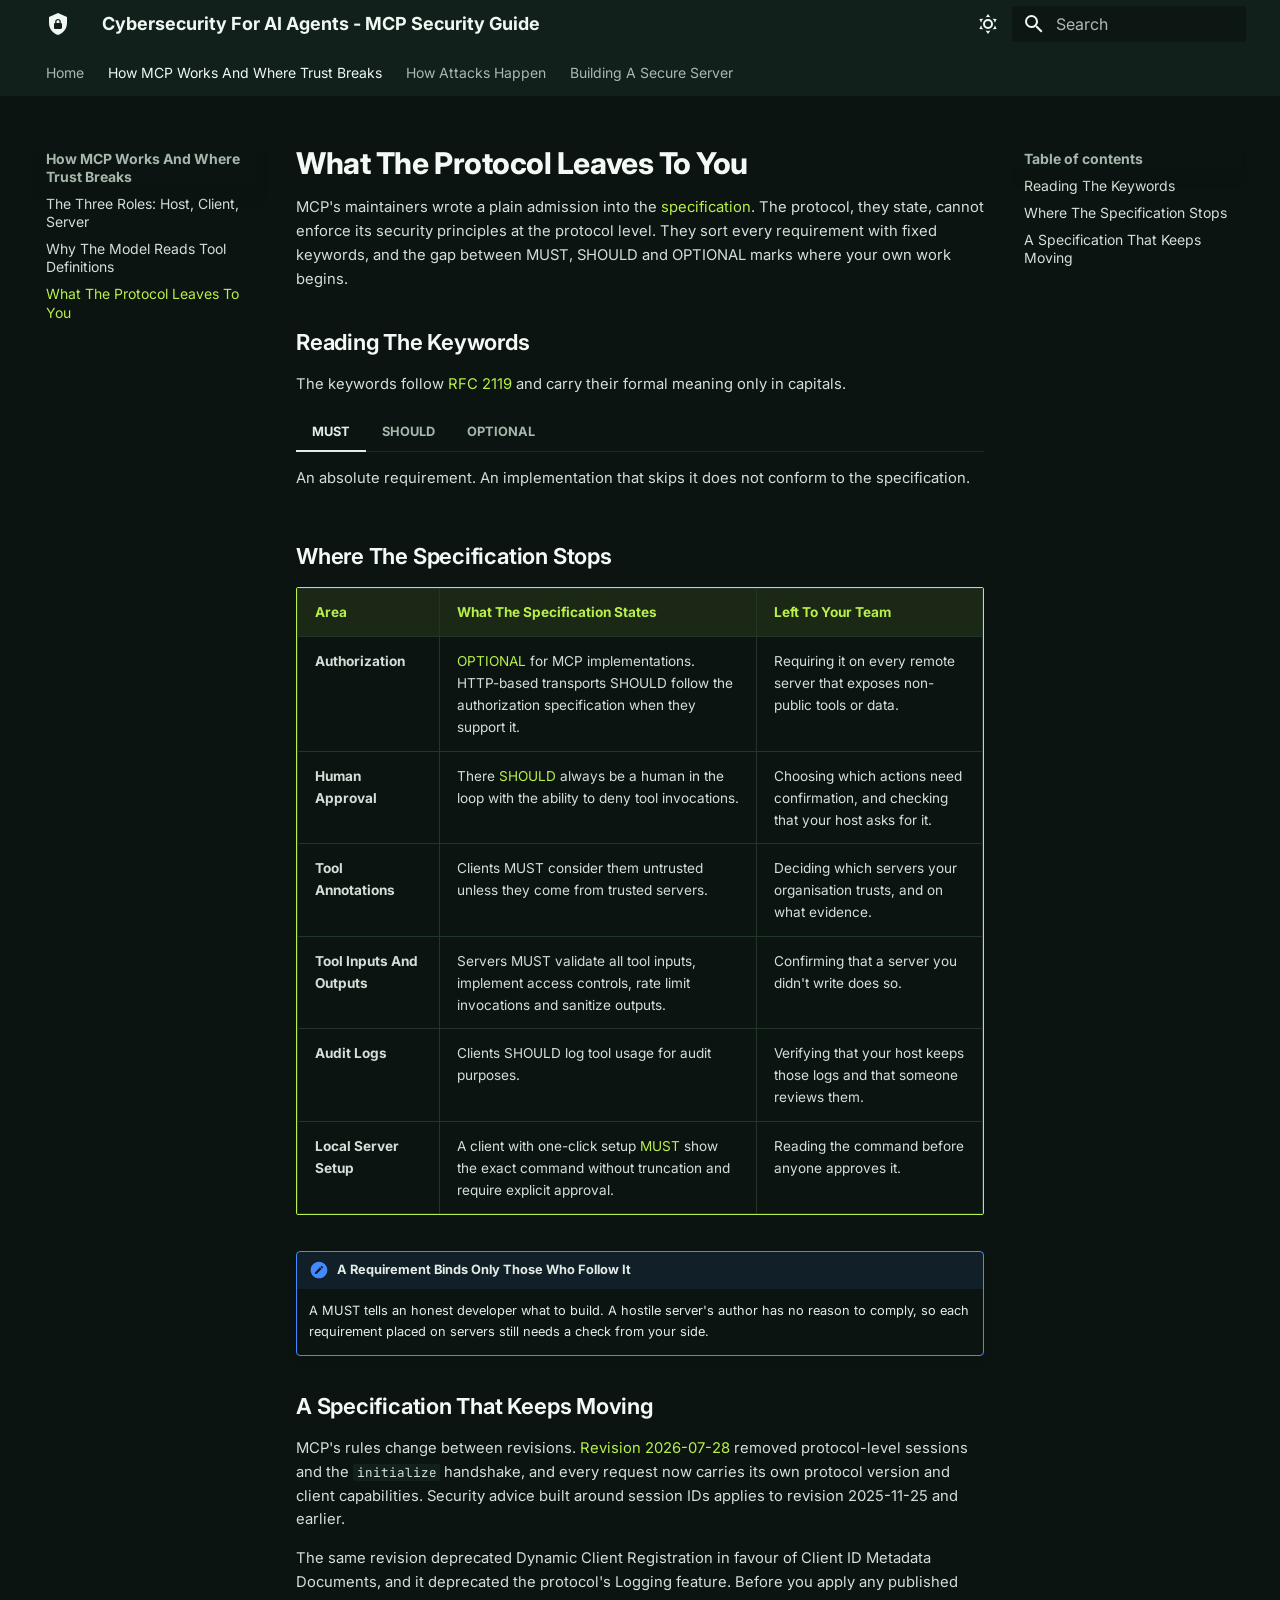
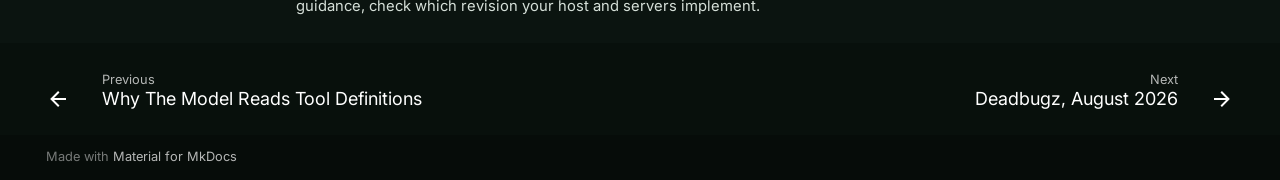
<file: how-mcp-works/what-the-protocol-leaves/index.html>
<!doctype html>
<html lang="en" class="no-js">
  <head>
    
      <meta charset="utf-8">
      <meta name="viewport" content="width=device-width,initial-scale=1">
      
        <meta name="description" content="A vendor-neutral guide to securing AI agents that connect to company systems through the Model Context Protocol (MCP), checked against specification revision 2026-07-28.">
      
      
        <meta name="author" content="Archana Panda">
      
      
        <link rel="canonical" href="https://archanacontent.github.io/mcp-security-guide/how-mcp-works/what-the-protocol-leaves/">
      
      
        <link rel="prev" href="../tool-definitions/">
      
      
        <link rel="next" href="../../how-attacks-happen/deadbugz/">
      
      
        
      
      
      <link rel="icon" href="../../assets/images/favicon.png">
      <meta name="generator" content="mkdocs-1.6.1, mkdocs-material-9.8.1">
    
    
      
        <title>What The Protocol Leaves To You - Cybersecurity For AI Agents - MCP Security Guide</title>
      
    
    
      <link rel="stylesheet" href="../../assets/stylesheets/main.57a0d79d.min.css">
      
        
        <link rel="stylesheet" href="../../assets/stylesheets/palette.fb2fffe2.min.css">
      
      


    
    
      
    
    
      
        
        
        <link rel="preconnect" href="https://fonts.gstatic.com" crossorigin>
        <link rel="stylesheet" href="https://fonts.googleapis.com/css?family=Inter:300,300i,400,400i,700,700i%7CJetBrains+Mono:400,400i,700,700i&display=fallback">
        <style>:root{--md-text-font:"Inter";--md-code-font:"JetBrains Mono"}</style>
      
    
    
      <link rel="stylesheet" href="../../stylesheets/extra.css">
    
    <script>__md_scope=new URL("../..",location),__md_hash=e=>[...e].reduce(((e,_)=>(e<<5)-e+_.charCodeAt(0)),0),__md_get=(e,_=localStorage,t=__md_scope)=>JSON.parse(_.getItem(t.pathname+"."+e)),__md_set=(e,_,t=localStorage,a=__md_scope)=>{try{t.setItem(a.pathname+"."+e,JSON.stringify(_))}catch(e){}}</script>
    
      
  


  
  

<script id="__analytics">function __md_analytics(){function e(){dataLayer.push(arguments)}window.dataLayer=window.dataLayer||[],e("js",new Date),e("config","G-R5QPB9VQWB"),document.addEventListener("DOMContentLoaded",(function(){document.forms.search&&document.forms.search.query.addEventListener("blur",(function(){this.value&&e("event","search",{search_term:this.value})}));document$.subscribe((function(){var t=document.forms.feedback;if(void 0!==t)for(var a of t.querySelectorAll("[type=submit]"))a.addEventListener("click",(function(a){a.preventDefault();var n=document.location.pathname,d=this.getAttribute("data-md-value");e("event","feedback",{page:n,data:d}),t.firstElementChild.disabled=!0;var r=t.querySelector(".md-feedback__note [data-md-value='"+d+"']");r&&(r.hidden=!1)})),t.hidden=!1})),location$.subscribe((function(t){e("config","G-R5QPB9VQWB",{page_path:t.pathname})}))}));var t=document.createElement("script");t.async=!0,t.src="https://www.googletagmanager.com/gtag/js?id=G-R5QPB9VQWB",document.getElementById("__analytics").insertAdjacentElement("afterEnd",t)}</script>
  
    <script>"undefined"!=typeof __md_analytics&&__md_analytics()</script>
  

    
    
  </head>
  
  
    
    
      
    
    
    
    
    <body dir="ltr" data-md-color-scheme="slate" data-md-color-primary="custom" data-md-color-accent="custom">
  
    
    <input class="md-toggle" data-md-toggle="drawer" type="checkbox" id="__drawer" autocomplete="off">
    <input class="md-toggle" data-md-toggle="search" type="checkbox" id="__search" autocomplete="off">
    <label class="md-overlay" for="__drawer"></label>
    <div data-md-component="skip">
      
        
        <a href="#what-the-protocol-leaves-to-you" class="md-skip">
          Skip to content
        </a>
      
    </div>
    <div data-md-component="announce">
      
    </div>
    
    
      

<header class="md-header" data-md-component="header">
  <nav class="md-header__inner md-grid" aria-label="Header">
    <a href="../.." title="Cybersecurity For AI Agents - MCP Security Guide" class="md-header__button md-logo" aria-label="Cybersecurity For AI Agents - MCP Security Guide" data-md-component="logo">
      
  
  <svg xmlns="http://www.w3.org/2000/svg" viewBox="0 0 24 24"><path d="M12 1 3 5v6c0 5.55 3.84 10.74 9 12 5.16-1.26 9-6.45 9-12V5zm0 6c1.4 0 2.8 1.1 2.8 2.5V11c.6 0 1.2.6 1.2 1.3v3.5c0 .6-.6 1.2-1.3 1.2H9.2c-.6 0-1.2-.6-1.2-1.3v-3.5c0-.6.6-1.2 1.2-1.2V9.5C9.2 8.1 10.6 7 12 7m0 1.2c-.8 0-1.5.5-1.5 1.3V11h3V9.5c0-.8-.7-1.3-1.5-1.3"/></svg>

    </a>
    <label class="md-header__button md-icon" for="__drawer">
      
      <svg xmlns="http://www.w3.org/2000/svg" viewBox="0 0 24 24"><path d="M3 6h18v2H3zm0 5h18v2H3zm0 5h18v2H3z"/></svg>
    </label>
    <div class="md-header__title" data-md-component="header-title">
      <div class="md-header__ellipsis">
        <div class="md-header__topic">
          <span class="md-ellipsis">
            Cybersecurity For AI Agents - MCP Security Guide
          </span>
        </div>
        <div class="md-header__topic" data-md-component="header-topic">
          <span class="md-ellipsis">
            
              What The Protocol Leaves To You
            
          </span>
        </div>
      </div>
    </div>
    
      
        <form class="md-header__option" data-md-component="palette">
  
    
    
    
    <input class="md-option" data-md-color-media="" data-md-color-scheme="slate" data-md-color-primary="custom" data-md-color-accent="custom"  aria-label="Switch To Day Mode"  type="radio" name="__palette" id="__palette_0">
    
      <label class="md-header__button md-icon" title="Switch To Day Mode" for="__palette_1" hidden>
        <svg xmlns="http://www.w3.org/2000/svg" viewBox="0 0 24 24"><path d="M12 7a5 5 0 0 1 5 5 5 5 0 0 1-5 5 5 5 0 0 1-5-5 5 5 0 0 1 5-5m0 2a3 3 0 0 0-3 3 3 3 0 0 0 3 3 3 3 0 0 0 3-3 3 3 0 0 0-3-3m0-7 2.39 3.42C13.65 5.15 12.84 5 12 5s-1.65.15-2.39.42zM3.34 7l4.16-.35A7.2 7.2 0 0 0 5.94 8.5c-.44.74-.69 1.5-.83 2.29zm.02 10 1.76-3.77a7.131 7.131 0 0 0 2.38 4.14zM20.65 7l-1.77 3.79a7.02 7.02 0 0 0-2.38-4.15zm-.01 10-4.14.36c.59-.51 1.12-1.14 1.54-1.86.42-.73.69-1.5.83-2.29zM12 22l-2.41-3.44c.74.27 1.55.44 2.41.44.82 0 1.63-.17 2.37-.44z"/></svg>
      </label>
    
  
    
    
    
    <input class="md-option" data-md-color-media="" data-md-color-scheme="default" data-md-color-primary="custom" data-md-color-accent="custom"  aria-label="Switch To Night Mode"  type="radio" name="__palette" id="__palette_1">
    
      <label class="md-header__button md-icon" title="Switch To Night Mode" for="__palette_0" hidden>
        <svg xmlns="http://www.w3.org/2000/svg" viewBox="0 0 24 24"><path d="m17.75 4.09-2.53 1.94.91 3.06-2.63-1.81-2.63 1.81.91-3.06-2.53-1.94L12.44 4l1.06-3 1.06 3zm3.5 6.91-1.64 1.25.59 1.98-1.7-1.17-1.7 1.17.59-1.98L15.75 11l2.06-.05L18.5 9l.69 1.95zm-2.28 4.95c.83-.08 1.72 1.1 1.19 1.85-.32.45-.66.87-1.08 1.27C15.17 23 8.84 23 4.94 19.07c-3.91-3.9-3.91-10.24 0-14.14.4-.4.82-.76 1.27-1.08.75-.53 1.93.36 1.85 1.19-.27 2.86.69 5.83 2.89 8.02a9.96 9.96 0 0 0 8.02 2.89m-1.64 2.02a12.08 12.08 0 0 1-7.8-3.47c-2.17-2.19-3.33-5-3.49-7.82-2.81 3.14-2.7 7.96.31 10.98 3.02 3.01 7.84 3.12 10.98.31"/></svg>
      </label>
    
  
</form>
      
    
    
      <script>var palette=__md_get("__palette");if(palette&&palette.color){if("(prefers-color-scheme)"===palette.color.media){var media=matchMedia("(prefers-color-scheme: light)"),input=document.querySelector(media.matches?"[data-md-color-media='(prefers-color-scheme: light)']":"[data-md-color-media='(prefers-color-scheme: dark)']");palette.color.media=input.getAttribute("data-md-color-media"),palette.color.scheme=input.getAttribute("data-md-color-scheme"),palette.color.primary=input.getAttribute("data-md-color-primary"),palette.color.accent=input.getAttribute("data-md-color-accent")}for(var[key,value]of Object.entries(palette.color))document.body.setAttribute("data-md-color-"+key,value)}</script>
    
    
    
      
      
        <label class="md-header__button md-icon" for="__search">
          
          <svg xmlns="http://www.w3.org/2000/svg" viewBox="0 0 24 24"><path d="M9.5 3A6.5 6.5 0 0 1 16 9.5c0 1.61-.59 3.09-1.56 4.23l.27.27h.79l5 5-1.5 1.5-5-5v-.79l-.27-.27A6.52 6.52 0 0 1 9.5 16 6.5 6.5 0 0 1 3 9.5 6.5 6.5 0 0 1 9.5 3m0 2C7 5 5 7 5 9.5S7 14 9.5 14 14 12 14 9.5 12 5 9.5 5"/></svg>
        </label>
        <div class="md-search" data-md-component="search" role="dialog">
  <label class="md-search__overlay" for="__search"></label>
  <div class="md-search__inner" role="search">
    <form class="md-search__form" name="search">
      <input type="text" class="md-search__input" name="query" aria-label="Search" placeholder="Search" autocapitalize="off" autocorrect="off" autocomplete="off" spellcheck="false" data-md-component="search-query" required>
      <label class="md-search__icon md-icon" for="__search">
        
        <svg xmlns="http://www.w3.org/2000/svg" viewBox="0 0 24 24"><path d="M9.5 3A6.5 6.5 0 0 1 16 9.5c0 1.61-.59 3.09-1.56 4.23l.27.27h.79l5 5-1.5 1.5-5-5v-.79l-.27-.27A6.52 6.52 0 0 1 9.5 16 6.5 6.5 0 0 1 3 9.5 6.5 6.5 0 0 1 9.5 3m0 2C7 5 5 7 5 9.5S7 14 9.5 14 14 12 14 9.5 12 5 9.5 5"/></svg>
        
        <svg xmlns="http://www.w3.org/2000/svg" viewBox="0 0 24 24"><path d="M20 11v2H8l5.5 5.5-1.42 1.42L4.16 12l7.92-7.92L13.5 5.5 8 11z"/></svg>
      </label>
      <nav class="md-search__options" aria-label="Search">
        
        <button type="reset" class="md-search__icon md-icon" title="Clear" aria-label="Clear" tabindex="-1">
          
          <svg xmlns="http://www.w3.org/2000/svg" viewBox="0 0 24 24"><path d="M19 6.41 17.59 5 12 10.59 6.41 5 5 6.41 10.59 12 5 17.59 6.41 19 12 13.41 17.59 19 19 17.59 13.41 12z"/></svg>
        </button>
      </nav>
      
    </form>
    <div class="md-search__output">
      <div class="md-search__scrollwrap" tabindex="0" data-md-scrollfix>
        <div class="md-search-result" data-md-component="search-result">
          <div class="md-search-result__meta">
            Initializing search
          </div>
          <ol class="md-search-result__list" role="presentation"></ol>
        </div>
      </div>
    </div>
  </div>
</div>
      
    
    
  </nav>
  
</header>
    
    <div class="md-container" data-md-component="container">
      
      
        
          
            
<nav class="md-tabs" aria-label="Tabs" data-md-component="tabs">
  <div class="md-grid">
    <ul class="md-tabs__list">
      
        
  
  
  
  
    <li class="md-tabs__item">
      <a href="../.." class="md-tabs__link">
        
  
  
    
  
  Home

      </a>
    </li>
  

      
        
  
  
  
    
  
  
    
    
      <li class="md-tabs__item md-tabs__item--active">
        <a href="../roles/" class="md-tabs__link">
          
  
  
  How MCP Works And Where Trust Breaks

        </a>
      </li>
    
  

      
        
  
  
  
  
    
    
      <li class="md-tabs__item">
        <a href="../../how-attacks-happen/deadbugz/" class="md-tabs__link">
          
  
  
  How Attacks Happen

        </a>
      </li>
    
  

      
        
  
  
  
  
    
    
      <li class="md-tabs__item">
        <a href="../../building-a-secure-server/authorization/" class="md-tabs__link">
          
  
  
  Building A Secure Server

        </a>
      </li>
    
  

      
    </ul>
  </div>
</nav>
          
        
      
      <main class="md-main" data-md-component="main">
        <div class="md-main__inner md-grid">
          
            
              
              <div class="md-sidebar md-sidebar--primary" data-md-component="sidebar" data-md-type="navigation" >
                <div class="md-sidebar__scrollwrap">
                  <div class="md-sidebar__inner">
                    


  


<nav class="md-nav md-nav--primary md-nav--lifted" aria-label="Navigation" data-md-level="0">
  <label class="md-nav__title" for="__drawer">
    <a href="../.." title="Cybersecurity For AI Agents - MCP Security Guide" class="md-nav__button md-logo" aria-label="Cybersecurity For AI Agents - MCP Security Guide" data-md-component="logo">
      
  
  <svg xmlns="http://www.w3.org/2000/svg" viewBox="0 0 24 24"><path d="M12 1 3 5v6c0 5.55 3.84 10.74 9 12 5.16-1.26 9-6.45 9-12V5zm0 6c1.4 0 2.8 1.1 2.8 2.5V11c.6 0 1.2.6 1.2 1.3v3.5c0 .6-.6 1.2-1.3 1.2H9.2c-.6 0-1.2-.6-1.2-1.3v-3.5c0-.6.6-1.2 1.2-1.2V9.5C9.2 8.1 10.6 7 12 7m0 1.2c-.8 0-1.5.5-1.5 1.3V11h3V9.5c0-.8-.7-1.3-1.5-1.3"/></svg>

    </a>
    Cybersecurity For AI Agents - MCP Security Guide
  </label>
  
  <ul class="md-nav__list" data-md-scrollfix>
    
      
      
  
  
  
  
    <li class="md-nav__item">
      <a href="../.." class="md-nav__link">
        
  
  
  <span class="md-ellipsis">
    
  
    Home
  

    
  </span>
  
  

      </a>
    </li>
  

    
      
      
  
  
    
  
  
  
    
    
    
    
      
        
        
      
      
        
      
    
    
    <li class="md-nav__item md-nav__item--active md-nav__item--section md-nav__item--nested">
      
        
        
        <input class="md-nav__toggle md-toggle " type="checkbox" id="__nav_2" checked>
        
          
          <label class="md-nav__link" for="__nav_2" id="__nav_2_label" tabindex="">
            
  
  
  <span class="md-ellipsis">
    
  
    How MCP Works And Where Trust Breaks
  

    
  </span>
  
  

            <span class="md-nav__icon md-icon"></span>
          </label>
        
        <nav class="md-nav" data-md-level="1" aria-labelledby="__nav_2_label" aria-expanded="true">
          <label class="md-nav__title" for="__nav_2">
            <span class="md-nav__icon md-icon"></span>
            
  
    How MCP Works And Where Trust Breaks
  

          </label>
          <ul class="md-nav__list" data-md-scrollfix>
            
              
                
  
  
  
  
    <li class="md-nav__item">
      <a href="../roles/" class="md-nav__link">
        
  
  
  <span class="md-ellipsis">
    
  
    The Three Roles: Host, Client, Server
  

    
  </span>
  
  

      </a>
    </li>
  

              
            
              
                
  
  
  
  
    <li class="md-nav__item">
      <a href="../tool-definitions/" class="md-nav__link">
        
  
  
  <span class="md-ellipsis">
    
  
    Why The Model Reads Tool Definitions
  

    
  </span>
  
  

      </a>
    </li>
  

              
            
              
                
  
  
    
  
  
  
    <li class="md-nav__item md-nav__item--active">
      
      <input class="md-nav__toggle md-toggle" type="checkbox" id="__toc">
      
      
        
      
      
        <label class="md-nav__link md-nav__link--active" for="__toc">
          
  
  
  <span class="md-ellipsis">
    
  
    What The Protocol Leaves To You
  

    
  </span>
  
  

          <span class="md-nav__icon md-icon"></span>
        </label>
      
      <a href="./" class="md-nav__link md-nav__link--active">
        
  
  
  <span class="md-ellipsis">
    
  
    What The Protocol Leaves To You
  

    
  </span>
  
  

      </a>
      
        

<nav class="md-nav md-nav--secondary" aria-label="Table of contents">
  
  
  
    
  
  
    <label class="md-nav__title" for="__toc">
      <span class="md-nav__icon md-icon"></span>
      Table of contents
    </label>
    <ul class="md-nav__list" data-md-component="toc" data-md-scrollfix>
      
        <li class="md-nav__item">
  <a href="#reading-the-keywords" class="md-nav__link">
    <span class="md-ellipsis">
      
        Reading The Keywords
      
    </span>
  </a>
  
</li>
      
        <li class="md-nav__item">
  <a href="#where-the-specification-stops" class="md-nav__link">
    <span class="md-ellipsis">
      
        Where The Specification Stops
      
    </span>
  </a>
  
</li>
      
        <li class="md-nav__item">
  <a href="#a-specification-that-keeps-moving" class="md-nav__link">
    <span class="md-ellipsis">
      
        A Specification That Keeps Moving
      
    </span>
  </a>
  
</li>
      
    </ul>
  
</nav>
      
    </li>
  

              
            
          </ul>
        </nav>
      
    </li>
  

    
      
      
  
  
  
  
    
    
    
    
      
      
        
      
    
    
    <li class="md-nav__item md-nav__item--nested">
      
        
        
        <input class="md-nav__toggle md-toggle " type="checkbox" id="__nav_3" >
        
          
          <label class="md-nav__link" for="__nav_3" id="__nav_3_label" tabindex="0">
            
  
  
  <span class="md-ellipsis">
    
  
    How Attacks Happen
  

    
  </span>
  
  

            <span class="md-nav__icon md-icon"></span>
          </label>
        
        <nav class="md-nav" data-md-level="1" aria-labelledby="__nav_3_label" aria-expanded="false">
          <label class="md-nav__title" for="__nav_3">
            <span class="md-nav__icon md-icon"></span>
            
  
    How Attacks Happen
  

          </label>
          <ul class="md-nav__list" data-md-scrollfix>
            
              
                
  
  
  
  
    <li class="md-nav__item">
      <a href="../../how-attacks-happen/deadbugz/" class="md-nav__link">
        
  
  
  <span class="md-ellipsis">
    
  
    Deadbugz, August 2026
  

    
  </span>
  
  

      </a>
    </li>
  

              
            
              
                
  
  
  
  
    <li class="md-nav__item">
      <a href="../../how-attacks-happen/whatsapp-demonstration/" class="md-nav__link">
        
  
  
  <span class="md-ellipsis">
    
  
    The WhatsApp Demonstration, April 2025
  

    
  </span>
  
  

      </a>
    </li>
  

              
            
              
                
  
  
  
  
    <li class="md-nav__item">
      <a href="../../how-attacks-happen/fake-postmark-package/" class="md-nav__link">
        
  
  
  <span class="md-ellipsis">
    
  
    The Fake Postmark Package, September 2025
  

    
  </span>
  
  

      </a>
    </li>
  

              
            
              
                
  
  
  
  
    <li class="md-nav__item">
      <a href="../../how-attacks-happen/owasp-mapping/" class="md-nav__link">
        
  
  
  <span class="md-ellipsis">
    
  
    The Cases Against OWASP's Beta List
  

    
  </span>
  
  

      </a>
    </li>
  

              
            
          </ul>
        </nav>
      
    </li>
  

    
      
      
  
  
  
  
    
    
    
    
      
      
        
      
    
    
    <li class="md-nav__item md-nav__item--nested">
      
        
        
        <input class="md-nav__toggle md-toggle " type="checkbox" id="__nav_4" >
        
          
          <label class="md-nav__link" for="__nav_4" id="__nav_4_label" tabindex="0">
            
  
  
  <span class="md-ellipsis">
    
  
    Building A Secure Server
  

    
  </span>
  
  

            <span class="md-nav__icon md-icon"></span>
          </label>
        
        <nav class="md-nav" data-md-level="1" aria-labelledby="__nav_4_label" aria-expanded="false">
          <label class="md-nav__title" for="__nav_4">
            <span class="md-nav__icon md-icon"></span>
            
  
    Building A Secure Server
  

          </label>
          <ul class="md-nav__list" data-md-scrollfix>
            
              
                
  
  
  
  
    <li class="md-nav__item">
      <a href="../../building-a-secure-server/authorization/" class="md-nav__link">
        
  
  
  <span class="md-ellipsis">
    
  
    Authorization Under The 2026-07-28 Spec
  

    
  </span>
  
  

      </a>
    </li>
  

              
            
              
                
  
  
  
  
    <li class="md-nav__item">
      <a href="../../building-a-secure-server/tokens-and-scopes/" class="md-nav__link">
        
  
  
  <span class="md-ellipsis">
    
  
    Tokens And Scopes
  

    
  </span>
  
  

      </a>
    </li>
  

              
            
              
                
  
  
  
  
    <li class="md-nav__item">
      <a href="../../building-a-secure-server/inputs-outputs-state/" class="md-nav__link">
        
  
  
  <span class="md-ellipsis">
    
  
    Inputs, Outputs And State Handles
  

    
  </span>
  
  

      </a>
    </li>
  

              
            
              
                
  
  
  
  
    <li class="md-nav__item">
      <a href="../../building-a-secure-server/logging/" class="md-nav__link">
        
  
  
  <span class="md-ellipsis">
    
  
    Logging After The July Change
  

    
  </span>
  
  

      </a>
    </li>
  

              
            
          </ul>
        </nav>
      
    </li>
  

    
  </ul>
</nav>
                  </div>
                </div>
              </div>
            
            
              
              <div class="md-sidebar md-sidebar--secondary" data-md-component="sidebar" data-md-type="toc" >
                <div class="md-sidebar__scrollwrap">
                  <div class="md-sidebar__inner">
                    

<nav class="md-nav md-nav--secondary" aria-label="Table of contents">
  
  
  
    
  
  
    <label class="md-nav__title" for="__toc">
      <span class="md-nav__icon md-icon"></span>
      Table of contents
    </label>
    <ul class="md-nav__list" data-md-component="toc" data-md-scrollfix>
      
        <li class="md-nav__item">
  <a href="#reading-the-keywords" class="md-nav__link">
    <span class="md-ellipsis">
      
        Reading The Keywords
      
    </span>
  </a>
  
</li>
      
        <li class="md-nav__item">
  <a href="#where-the-specification-stops" class="md-nav__link">
    <span class="md-ellipsis">
      
        Where The Specification Stops
      
    </span>
  </a>
  
</li>
      
        <li class="md-nav__item">
  <a href="#a-specification-that-keeps-moving" class="md-nav__link">
    <span class="md-ellipsis">
      
        A Specification That Keeps Moving
      
    </span>
  </a>
  
</li>
      
    </ul>
  
</nav>
                  </div>
                </div>
              </div>
            
          
          
            <div class="md-content" data-md-component="content">
              
              <article class="md-content__inner md-typeset">
                
                  



<h1 id="what-the-protocol-leaves-to-you">What The Protocol Leaves To You<a class="headerlink" href="#what-the-protocol-leaves-to-you" title="Permanent link">&para;</a></h1>
<p>MCP's maintainers wrote a plain admission into the <a href="https://modelcontextprotocol.io/specification/2026-07-28">specification</a>. The protocol, they state, cannot enforce its security principles at the protocol level. They sort every requirement with fixed keywords, and the gap between MUST, SHOULD and OPTIONAL marks where your own work begins.</p>
<h2 id="reading-the-keywords">Reading The Keywords<a class="headerlink" href="#reading-the-keywords" title="Permanent link">&para;</a></h2>
<p>The keywords follow <a href="https://datatracker.ietf.org/doc/html/rfc2119">RFC 2119</a> and carry their formal meaning only in capitals.</p>
<div class="tabbed-set tabbed-alternate" data-tabs="1:3"><input checked="checked" id="__tabbed_1_1" name="__tabbed_1" type="radio" /><input id="__tabbed_1_2" name="__tabbed_1" type="radio" /><input id="__tabbed_1_3" name="__tabbed_1" type="radio" /><div class="tabbed-labels"><label for="__tabbed_1_1">MUST</label><label for="__tabbed_1_2">SHOULD</label><label for="__tabbed_1_3">OPTIONAL</label></div>
<div class="tabbed-content">
<div class="tabbed-block">
<p>An absolute requirement. An implementation that skips it does not conform to the specification.</p>
</div>
<div class="tabbed-block">
<p>A recommendation. RFC 2119 accepts that valid reasons may exist to ignore it in particular circumstances.</p>
</div>
<div class="tabbed-block">
<p>A free choice. One vendor may include the item and another may leave it out.</p>
</div>
</div>
</div>
<h2 id="where-the-specification-stops">Where The Specification Stops<a class="headerlink" href="#where-the-specification-stops" title="Permanent link">&para;</a></h2>
<table>
<thead>
<tr>
<th>Area</th>
<th>What The Specification States</th>
<th>Left To Your Team</th>
</tr>
</thead>
<tbody>
<tr>
<td><strong>Authorization</strong></td>
<td><a href="https://modelcontextprotocol.io/specification/2026-07-28/basic/authorization">OPTIONAL</a> for MCP implementations. HTTP-based transports SHOULD follow the authorization specification when they support it.</td>
<td>Requiring it on every remote server that exposes non-public tools or data.</td>
</tr>
<tr>
<td><strong>Human Approval</strong></td>
<td>There <a href="https://modelcontextprotocol.io/specification/2026-07-28/server/tools">SHOULD</a> always be a human in the loop with the ability to deny tool invocations.</td>
<td>Choosing which actions need confirmation, and checking that your host asks for it.</td>
</tr>
<tr>
<td><strong>Tool Annotations</strong></td>
<td>Clients MUST consider them untrusted unless they come from trusted servers.</td>
<td>Deciding which servers your organisation trusts, and on what evidence.</td>
</tr>
<tr>
<td><strong>Tool Inputs And Outputs</strong></td>
<td>Servers MUST validate all tool inputs, implement access controls, rate limit invocations and sanitize outputs.</td>
<td>Confirming that a server you didn't write does so.</td>
</tr>
<tr>
<td><strong>Audit Logs</strong></td>
<td>Clients SHOULD log tool usage for audit purposes.</td>
<td>Verifying that your host keeps those logs and that someone reviews them.</td>
</tr>
<tr>
<td><strong>Local Server Setup</strong></td>
<td>A client with one-click setup <a href="https://modelcontextprotocol.io/docs/2026-07-28/tutorials/security/security_best_practices">MUST</a> show the exact command without truncation and require explicit approval.</td>
<td>Reading the command before anyone approves it.</td>
</tr>
</tbody>
</table>
<div class="admonition note">
<p class="admonition-title">A Requirement Binds Only Those Who Follow It</p>
<p>A MUST tells an honest developer what to build. A hostile server's author has no reason to comply, so each requirement placed on servers still needs a check from your side.</p>
</div>
<h2 id="a-specification-that-keeps-moving">A Specification That Keeps Moving<a class="headerlink" href="#a-specification-that-keeps-moving" title="Permanent link">&para;</a></h2>
<p>MCP's rules change between revisions. <a href="https://modelcontextprotocol.io/specification/2026-07-28/changelog">Revision 2026-07-28</a> removed protocol-level sessions and the <code>initialize</code> handshake, and every request now carries its own protocol version and client capabilities. Security advice built around session IDs applies to revision 2025-11-25 and earlier.</p>
<p>The same revision deprecated Dynamic Client Registration in favour of Client ID Metadata Documents, and it deprecated the protocol's Logging feature. Before you apply any published guidance, check which revision your host and servers implement.</p>









  




                
              </article>
            </div>
          
          
  <script>var tabs=__md_get("__tabs");if(Array.isArray(tabs))e:for(var set of document.querySelectorAll(".tabbed-set")){var labels=set.querySelector(".tabbed-labels");for(var tab of tabs)for(var label of labels.getElementsByTagName("label"))if(label.innerText.trim()===tab){var input=document.getElementById(label.htmlFor);input.checked=!0;continue e}}</script>

<script>var target=document.getElementById(location.hash.slice(1));target&&target.name&&(target.checked=target.name.startsWith("__tabbed_"))</script>
        </div>
        
          <button type="button" class="md-top md-icon" data-md-component="top" hidden>
  
  <svg xmlns="http://www.w3.org/2000/svg" viewBox="0 0 24 24"><path d="M13 20h-2V8l-5.5 5.5-1.42-1.42L12 4.16l7.92 7.92-1.42 1.42L13 8z"/></svg>
  Back to top
</button>
        
      </main>
      
        <footer class="md-footer">
  
    
      
      <nav class="md-footer__inner md-grid" aria-label="Footer" >
        
          
          <a href="../tool-definitions/" class="md-footer__link md-footer__link--prev" aria-label="Previous: Why The Model Reads Tool Definitions">
            <div class="md-footer__button md-icon">
              
              <svg xmlns="http://www.w3.org/2000/svg" viewBox="0 0 24 24"><path d="M20 11v2H8l5.5 5.5-1.42 1.42L4.16 12l7.92-7.92L13.5 5.5 8 11z"/></svg>
            </div>
            <div class="md-footer__title">
              <span class="md-footer__direction">
                Previous
              </span>
              <div class="md-ellipsis">
                Why The Model Reads Tool Definitions
              </div>
            </div>
          </a>
        
        
          
          <a href="../../how-attacks-happen/deadbugz/" class="md-footer__link md-footer__link--next" aria-label="Next: Deadbugz, August 2026">
            <div class="md-footer__title">
              <span class="md-footer__direction">
                Next
              </span>
              <div class="md-ellipsis">
                Deadbugz, August 2026
              </div>
            </div>
            <div class="md-footer__button md-icon">
              
              <svg xmlns="http://www.w3.org/2000/svg" viewBox="0 0 24 24"><path d="M4 11v2h12l-5.5 5.5 1.42 1.42L19.84 12l-7.92-7.92L10.5 5.5 16 11z"/></svg>
            </div>
          </a>
        
      </nav>
    
  
  <div class="md-footer-meta md-typeset">
    <div class="md-footer-meta__inner md-grid">
      <div class="md-copyright">
  
  
    Made with
    <a href="https://squidfunk.github.io/mkdocs-material/" target="_blank" rel="noopener">
      Material for MkDocs
    </a>
  
</div>
      
    </div>
  </div>
</footer>
      
    </div>
    <div class="md-dialog" data-md-component="dialog">
      <div class="md-dialog__inner md-typeset"></div>
    </div>
    
    
    
      
      
      <script id="__config" type="application/json">{"annotate": null, "base": "../..", "features": ["navigation.tabs", "navigation.sections", "navigation.footer", "navigation.top", "content.code.annotate", "content.code.copy", "content.tabs.link", "toc.follow"], "search": "../../assets/javascripts/workers/search.a7633da7.min.js", "tags": null, "translations": {"clipboard.copied": "Copied to clipboard", "clipboard.copy": "Copy to clipboard", "search.result.more.one": "1 more on this page", "search.result.more.other": "# more on this page", "search.result.none": "No matching documents", "search.result.one": "1 matching document", "search.result.other": "# matching documents", "search.result.placeholder": "Type to start searching", "search.result.term.missing": "Missing", "select.version": "Select version"}, "version": null}</script>
    
    
      <script src="../../assets/javascripts/bundle.a5f9d56c.min.js"></script>
      
        <script src="../../javascripts/tour.js"></script>
      
    
  </body>
</html>
</file>
<file: stylesheets/extra.css>
[data-md-color-scheme="slate"] {
  --accent: #b8f04a; --on-accent: #0b1410; --strong: #f4f9f5; --line: #213529; --panel: rgba(255,255,255,.035); --tint: rgba(184,240,74,.09);
  --md-primary-fg-color: #11201a; --md-primary-fg-color--dark: #0d1914; --md-primary-bg-color: #f1f7f2;
  --md-accent-fg-color: #b8f04a;
  --md-default-bg-color: #0b1410;
  --md-default-fg-color: #e4ece6; --md-default-fg-color--light: #a6b8ac;
  --md-default-fg-color--lighter: rgba(166,184,172,.45); --md-default-fg-color--lightest: rgba(166,184,172,.14);
  --md-typeset-color: #d5dfd8; --md-typeset-a-color: #b8f04a;
  --md-code-bg-color: #11201a; --md-code-fg-color: #d5dfd8;
  --md-footer-bg-color: #08100c; --md-footer-bg-color--dark: #060c09;
}
[data-md-color-scheme="default"] {
  --accent: #2f7a12; --on-accent: #ffffff; --strong: #10201a; --line: #d3dfcf; --panel: #ffffff; --tint: rgba(47,122,18,.08);
  --md-primary-fg-color: #12301f; --md-primary-fg-color--dark: #0d2417; --md-primary-bg-color: #f1f7f2;
  --md-accent-fg-color: #2f7a12;
  --md-default-bg-color: #f5f8f2;
  --md-default-fg-color: #10201a; --md-default-fg-color--light: #4c5f53;
  --md-default-fg-color--lighter: rgba(76,95,83,.45); --md-default-fg-color--lightest: rgba(76,95,83,.14);
  --md-typeset-color: #24352b; --md-typeset-a-color: #2f7a12;
  --md-code-bg-color: #e8efe4; --md-code-fg-color: #1c2b23;
  --md-footer-bg-color: #12301f; --md-footer-bg-color--dark: #0d2417;
}
.md-typeset { font-size: .74rem; line-height: 1.62; }
.md-typeset h1 { color: var(--strong); font-weight: 750; letter-spacing: -.015em; font-size: 1.5rem; line-height: 1.18; margin-bottom: .7rem; }
.md-typeset h2 { color: var(--strong); font-weight: 650; font-size: 1.1rem; }
.md-typeset h3 { color: var(--strong); font-size: .9rem; }
.md-typeset .eyebrow { color: var(--accent); font: 600 .58rem/1 "JetBrains Mono", Menlo, monospace; letter-spacing: .2em; text-transform: uppercase; margin: 0 0 .6rem; }
.md-typeset .lead { font-size: .82rem; line-height: 1.6; color: var(--md-default-fg-color--light); }
.md-typeset .label { color: var(--accent); font-weight: 700; }
.md-typeset .md-button { border-radius: .25rem; border-width: 1.5px; border-color: var(--accent); color: var(--accent); font-size: .72rem; padding: .5em 1.1em; margin: 0 .4rem .5rem 0; }
.md-typeset .md-button--primary { background: var(--accent); color: var(--on-accent); }
.md-typeset .md-button:hover, .md-typeset .md-button:focus { background: var(--accent); border-color: var(--accent); color: var(--on-accent); opacity: .9; }
.md-typeset .tour-link { display: inline-block; margin: .5rem 0 1rem; font-size: .72rem; cursor: pointer; }
.md-typeset .belt { display: grid; grid-template-columns: repeat(auto-fit, minmax(7.5rem, 1fr)); gap: .9rem 1rem; border-top: 1px solid var(--line); border-bottom: 1px solid var(--line); padding: .9rem 0; margin: 0 0 1.4rem; }
.md-typeset .belt b { display: block; color: var(--accent); font: 700 1.3rem/1.15 "JetBrains Mono", Menlo, monospace; }
.md-typeset .belt span { display: block; margin-top: .25rem; font-size: .64rem; line-height: 1.45; color: var(--md-default-fg-color--light); }
.md-typeset .cards { display: grid; grid-template-columns: repeat(auto-fit, minmax(15rem, 1fr)); gap: .8rem; margin: 1rem 0; }
.md-typeset .card { border: 1px solid var(--line); border-radius: .5rem; padding: .85rem 1rem; background: var(--panel); display: block; color: inherit; }
.md-typeset a.card:hover { border-color: var(--accent); background: var(--tint); }
.md-typeset .card .num { color: var(--accent); font-weight: 700; font-size: .62rem; letter-spacing: .08em; }
.md-typeset .card strong { display: block; margin: .15rem 0 .3rem; font-size: .8rem; color: var(--strong); }
.md-typeset .card span.txt { font-size: .7rem; color: var(--md-default-fg-color--light); }
.md-typeset .card .soon { float: right; font-size: .55rem; letter-spacing: .06em; text-transform: uppercase; opacity: .7; border: 1px solid currentColor; border-radius: 1rem; padding: 0 .4rem; }
.md-typeset .stats { grid-template-columns: repeat(auto-fit, minmax(8.5rem, 1fr)); }
.md-typeset .stats .big { display: block; color: var(--accent); font-weight: 700; font-size: 1.35rem; line-height: 1.2; }
.md-typeset ol.steps { list-style: none; margin-left: 0; padding-left: 0; counter-reset: step; }
.md-typeset ol.steps > li { counter-increment: step; position: relative; margin: 0 0 .55rem 0; padding: .6rem .8rem .6rem 2.6rem; border-left: 2px solid var(--accent); background: var(--panel); border-radius: 0 .4rem .4rem 0; }
.md-typeset ol.steps > li::before { content: counter(step); position: absolute; left: .7rem; top: .6rem; width: 1.3rem; height: 1.3rem; border-radius: 50%; background: var(--accent); color: var(--on-accent); font-weight: 700; font-size: .66rem; display: flex; align-items: center; justify-content: center; }
.md-typeset figure.diagram { max-width: 30rem; margin: 1.2rem auto; }
.md-typeset figure.diagram svg { width: 100%; height: auto; }
.dg-box { fill: var(--panel); stroke: var(--md-default-fg-color--lighter); stroke-width: 1.2; }
.dg-host { fill: var(--tint); stroke: var(--accent); stroke-width: 1.5; }
.dg-text { fill: var(--strong); font: 600 13px Inter, sans-serif; }
.dg-sub { fill: var(--md-default-fg-color--light); font: 400 11px Inter, sans-serif; }
.dg-accent { fill: var(--accent); font: 700 11px Inter, sans-serif; letter-spacing: .06em; }
.dg-line { stroke: var(--accent); stroke-width: 1.5; fill: none; }
.md-typeset table:not([class]) { border: 1px solid var(--accent); border-collapse: collapse; font-size: .68rem; }
.md-typeset table:not([class]) th, .md-typeset table:not([class]) td { border: 1px solid var(--line); }
.md-typeset table:not([class]) th { background: var(--tint); color: var(--accent); }
.tour-target { outline: 2px solid var(--accent); outline-offset: 4px; border-radius: .3rem; }
.tour-card { position: fixed; left: 50%; bottom: 1rem; transform: translateX(-50%); width: min(22rem, calc(100vw - 1.6rem)); z-index: 20; background: var(--md-primary-fg-color); color: #f1f7f2; border: 1px solid var(--accent); border-radius: .6rem; padding: .9rem 1rem .8rem; box-shadow: 0 .6rem 2rem rgba(0,0,0,.45); font-size: .72rem; line-height: 1.5; }
.tour-card .tour-count { color: #b8f04a; font: 600 .56rem/1 "JetBrains Mono", Menlo, monospace; letter-spacing: .16em; text-transform: uppercase; }
.tour-card h4 { margin: .4rem 0 .25rem; font-size: .86rem; color: #ffffff; }
.tour-card p { margin: 0 0 .7rem; color: #cfdcd3; }
.tour-card .tour-actions { display: flex; gap: .5rem; align-items: center; }
.tour-card button { font: inherit; font-weight: 700; cursor: pointer; border-radius: .25rem; padding: .35rem .8rem; border: 1.5px solid #b8f04a; background: transparent; color: #b8f04a; }
.tour-card button.tour-next { background: #b8f04a; color: #0b1410; }
.tour-card button.tour-skip { border-color: transparent; color: #cfdcd3; font-weight: 400; margin-left: auto; padding-right: 0; }
.md-typeset .stats .card strong { font-size: .76rem; margin: .25rem 0 0; }
.md-typeset .highlight span.filename { font-size: .66rem; }
</file>
<file: assets/stylesheets/main.57a0d79d.min.css>
@charset "UTF-8";html{box-sizing:border-box;-webkit-text-size-adjust:none;-moz-text-size-adjust:none;text-size-adjust:none}*,:after,:before{box-sizing:inherit}@media(prefers-reduced-motion){*,:after,:before{transition:none!important}}body{margin:0;-webkit-font-smoothing:antialiased;-moz-osx-font-smoothing:grayscale;--md-text-font-family:var(--md-text-font, _),
    -apple-system, BlinkMacSystemFont, Helvetica, Arial, sans-serif;--md-code-font-family:var(--md-code-font, _),
    SFMono-Regular, Consolas, Menlo, monospace}.md-typeset code:not(.focus-visible),a,button,input,label{-webkit-tap-highlight-color:transparent}a{color:inherit;text-decoration:none}hr{box-sizing:initial;display:block;height:.05rem;padding:0;overflow:visible;border:0}small{font-size:80%}sub,sup{line-height:1em}img{border-style:none}table{border-spacing:0;border-collapse:initial}td,th{font-weight:400;vertical-align:top}button{padding:0;margin:0;font-family:inherit;font-size:inherit;background:#0000;border:0}input{border:0;outline:none}:root{--md-primary-fg-color:#4051b5;--md-primary-fg-color--light:#5d6cc0;--md-primary-fg-color--dark:#303fa1;--md-primary-bg-color:#fff;--md-primary-bg-color--light:#ffffffb3;--md-accent-fg-color:#526cfe;--md-accent-fg-color--transparent:#526cfe1a;--md-accent-bg-color:#fff;--md-accent-bg-color--light:#ffffffb3;--md-typeset-table-sort-icon:url("data:image/svg+xml;charset=utf-8,<svg xmlns='http://www.w3.org/2000/svg' viewBox='0 0 24 24'><path d='m18 21-4-4h3V7h-3l4-4 4 4h-3v10h3M2 19v-2h10v2M2 13v-2h7v2M2 7V5h4v2z'/></svg>");--md-typeset-table-sort-icon--asc:url("data:image/svg+xml;charset=utf-8,<svg xmlns='http://www.w3.org/2000/svg' viewBox='0 0 24 24'><path d='M19 17h3l-4 4-4-4h3V3h2M2 17h10v2H2M6 5v2H2V5m0 6h7v2H2z'/></svg>");--md-typeset-table-sort-icon--desc:url("data:image/svg+xml;charset=utf-8,<svg xmlns='http://www.w3.org/2000/svg' viewBox='0 0 24 24'><path d='M19 7h3l-4-4-4 4h3v14h2M2 17h10v2H2M6 5v2H2V5m0 6h7v2H2z'/></svg>")}[data-md-color-scheme=default]{color-scheme:light}[data-md-color-scheme=default] img[src$="#gh-dark-mode-only"],[data-md-color-scheme=default] img[src$="#only-dark"]{display:none}:root,[data-md-color-scheme=default]{--md-hue:225deg;--md-default-fg-color:#000000de;--md-default-fg-color--light:#0000008a;--md-default-fg-color--lighter:#00000052;--md-default-fg-color--lightest:#00000012;--md-default-bg-color:#fff;--md-default-bg-color--light:#ffffffb3;--md-default-bg-color--lighter:#ffffff4d;--md-default-bg-color--lightest:#ffffff1f;--md-code-fg-color:#36464e;--md-code-bg-color:#f5f5f5;--md-code-bg-color--light:#f5f5f5b3;--md-code-bg-color--lighter:#f5f5f54d;--md-code-hl-color:#4287ff;--md-code-hl-color--light:#4287ff1a;--md-code-hl-number-color:#d52a2a;--md-code-hl-special-color:#db1457;--md-code-hl-function-color:#a846b9;--md-code-hl-constant-color:#6e59d9;--md-code-hl-keyword-color:#3f6ec6;--md-code-hl-string-color:#1c7d4d;--md-code-hl-name-color:var(--md-code-fg-color);--md-code-hl-operator-color:var(--md-default-fg-color--light);--md-code-hl-punctuation-color:var(--md-default-fg-color--light);--md-code-hl-comment-color:var(--md-default-fg-color--light);--md-code-hl-generic-color:var(--md-default-fg-color--light);--md-code-hl-variable-color:var(--md-default-fg-color--light);--md-typeset-color:var(--md-default-fg-color);--md-typeset-a-color:var(--md-primary-fg-color);--md-typeset-del-color:#f5503d26;--md-typeset-ins-color:#0bd57026;--md-typeset-kbd-color:#fafafa;--md-typeset-kbd-accent-color:#fff;--md-typeset-kbd-border-color:#b8b8b8;--md-typeset-mark-color:#ffff0080;--md-typeset-table-color:#0000001f;--md-typeset-table-color--light:#00000009;--md-admonition-fg-color:var(--md-default-fg-color);--md-admonition-bg-color:var(--md-default-bg-color);--md-warning-fg-color:#000000de;--md-warning-bg-color:#ff9;--md-footer-fg-color:#fff;--md-footer-fg-color--light:#ffffffb3;--md-footer-fg-color--lighter:#ffffff73;--md-footer-bg-color:#000000de;--md-footer-bg-color--dark:#00000052;--md-shadow-z1:0 0.2rem 0.5rem #0000000d,
    0 0 0.05rem #0000001a;--md-shadow-z2:0 0.2rem 0.5rem #0000001a,
    0 0 0.05rem #00000040;--md-shadow-z3:0 0.2rem 0.5rem #0003,
    0 0 0.05rem #00000059}.md-icon svg{display:block;width:1.2rem;height:1.2rem;fill:currentcolor}aside,body,input{font-family:var(--md-text-font-family);font-feature-settings:"kern","liga";color:var(--md-typeset-color)}code,kbd,pre{font-family:var(--md-code-font-family);font-feature-settings:"kern"}.md-typeset{font-size:.8rem;line-height:1.6;overflow-wrap:break-word;-webkit-print-color-adjust:exact;color-adjust:exact}@media print{.md-typeset{font-size:.68rem}.md-typeset code,.md-typeset kbd,.md-typeset pre{white-space:pre-wrap}}.md-typeset blockquote,.md-typeset dl,.md-typeset figure,.md-typeset ol,.md-typeset pre,.md-typeset ul{margin-top:1em;margin-bottom:1em}.md-typeset h1{margin:0 0 1.25em;font-size:2em;line-height:1.3;color:var(--md-default-fg-color--light)}.md-typeset h1,.md-typeset h2{font-weight:300;letter-spacing:-.01em}.md-typeset h2{margin:1.6em 0 .64em;font-size:1.5625em;line-height:1.4}.md-typeset h3{margin:1.6em 0 .8em;font-size:1.25em;font-weight:400;line-height:1.5;letter-spacing:-.01em}.md-typeset h2+h3{margin-top:.8em}.md-typeset h4{margin:1em 0;font-weight:700;letter-spacing:-.01em}.md-typeset h5,.md-typeset h6{margin:1.25em 0;font-size:.8em;font-weight:700;color:var(--md-default-fg-color--light);letter-spacing:-.01em}.md-typeset h5{text-transform:uppercase}.md-typeset h5 code{text-transform:none}.md-typeset hr{display:flow-root;margin:1.5em 0;border-bottom:.05rem solid var(--md-default-fg-color--lightest)}.md-typeset a{color:var(--md-typeset-a-color);word-break:break-word}.md-typeset a,.md-typeset a:before{transition:color 125ms}.md-typeset a:focus,.md-typeset a:hover{color:var(--md-accent-fg-color)}.md-typeset a:focus code,.md-typeset a:hover code{color:var(--md-accent-fg-color);background-color:var(--md-accent-fg-color--transparent)}.md-typeset a code{color:var(--md-typeset-a-color)}.md-typeset a.focus-visible{outline-color:var(--md-accent-fg-color);outline-offset:.2rem}.md-typeset code,.md-typeset kbd,.md-typeset pre{font-variant-ligatures:none;color:var(--md-code-fg-color);direction:ltr;transition:background-color 125ms}.md-typeset code{padding:0 .2941176471em;font-size:.85em;word-break:break-word;background-color:var(--md-code-bg-color);border-radius:.1rem;-webkit-box-decoration-break:clone;box-decoration-break:clone;transition:color 125ms,background-color 125ms}.md-typeset code:not(.focus-visible){outline:none}.md-typeset pre{position:relative;display:flow-root;line-height:1.4}.md-typeset pre>code{display:block;padding:.7720588235em 1.1764705882em;margin:0;overflow:auto;word-break:normal;touch-action:auto;scrollbar-color:var(--md-default-fg-color--lighter) #0000;scrollbar-width:thin;outline-color:var(--md-accent-fg-color);box-shadow:none;-webkit-box-decoration-break:slice;box-decoration-break:slice}.md-typeset pre>code:hover{scrollbar-color:var(--md-accent-fg-color) #0000}.md-typeset pre>code::-webkit-scrollbar{width:.2rem;height:.2rem}.md-typeset pre>code::-webkit-scrollbar-thumb{background-color:var(--md-default-fg-color--lighter)}.md-typeset pre>code::-webkit-scrollbar-thumb:hover{background-color:var(--md-accent-fg-color)}.md-typeset kbd{display:inline-block;padding:0 .6666666667em;font-size:.75em;color:var(--md-default-fg-color);word-break:break-word;vertical-align:text-top;background-color:var(--md-typeset-kbd-color);border-radius:.1rem;box-shadow:0 .1rem 0 .05rem var(--md-typeset-kbd-border-color),0 .1rem 0 var(--md-typeset-kbd-border-color),0 -.1rem .2rem var(--md-typeset-kbd-accent-color) inset}.md-typeset mark{color:inherit;word-break:break-word;background-color:var(--md-typeset-mark-color);-webkit-box-decoration-break:clone;box-decoration-break:clone}.md-typeset abbr{text-decoration:none;cursor:help}.md-typeset [data-preview],.md-typeset abbr{border-bottom:.05rem dotted var(--md-default-fg-color--light)}.md-typeset small{opacity:.75}[dir=ltr] .md-typeset sub,[dir=ltr] .md-typeset sup{margin-left:.078125em}[dir=rtl] .md-typeset sub,[dir=rtl] .md-typeset sup{margin-right:.078125em}[dir=ltr] .md-typeset blockquote{padding-left:.6rem;border-left:.2rem solid var(--md-default-fg-color--lighter)}[dir=rtl] .md-typeset blockquote{padding-right:.6rem;border-right:.2rem solid var(--md-default-fg-color--lighter)}.md-typeset blockquote{margin-left:0;margin-right:0;color:var(--md-default-fg-color--light)}.md-typeset ul{list-style-type:disc}.md-typeset ul[type]{list-style-type:revert-layer}[dir=ltr] .md-typeset ol,[dir=ltr] .md-typeset ol li ol,[dir=ltr] .md-typeset ol li ul,[dir=ltr] .md-typeset ul,[dir=ltr] .md-typeset ul li ol,[dir=ltr] .md-typeset ul li ul{margin-left:.625em}[dir=rtl] .md-typeset ol,[dir=rtl] .md-typeset ol li ol,[dir=rtl] .md-typeset ol li ul,[dir=rtl] .md-typeset ul,[dir=rtl] .md-typeset ul li ol,[dir=rtl] .md-typeset ul li ul{margin-right:.625em}.md-typeset ol,.md-typeset ul{padding:0}.md-typeset ol:not([hidden]),.md-typeset ul:not([hidden]){display:flow-root}.md-typeset ol ol,.md-typeset ul ol{list-style-type:lower-alpha}.md-typeset ol ol ol,.md-typeset ul ol ol{list-style-type:lower-roman}.md-typeset ol ol ol ol,.md-typeset ul ol ol ol{list-style-type:upper-alpha}.md-typeset ol ol ol ol ol,.md-typeset ul ol ol ol ol{list-style-type:upper-roman}.md-typeset ol[type],.md-typeset ul[type]{list-style-type:revert-layer}[dir=ltr] .md-typeset ol li,[dir=ltr] .md-typeset ul li{margin-left:1.25em}[dir=rtl] .md-typeset ol li,[dir=rtl] .md-typeset ul li{margin-right:1.25em}.md-typeset ol li,.md-typeset ul li{margin-bottom:.5em}.md-typeset ol li blockquote,.md-typeset ol li p,.md-typeset ul li blockquote,.md-typeset ul li p{margin:.5em 0}.md-typeset ol li:last-child,.md-typeset ul li:last-child{margin-bottom:0}.md-typeset ol li ol,.md-typeset ol li ul,.md-typeset ul li ol,.md-typeset ul li ul{margin-top:.5em;margin-bottom:.5em}[dir=ltr] .md-typeset dd{margin-left:1.875em}[dir=rtl] .md-typeset dd{margin-right:1.875em}.md-typeset dd{margin-top:1em;margin-bottom:1.5em}.md-typeset img,.md-typeset svg,.md-typeset video{max-width:100%;height:auto}.md-typeset img[align=left]{margin:1em 1em 1em 0}.md-typeset img[align=right]{margin:1em 0 1em 1em}.md-typeset img[align]:only-child{margin-top:0}.md-typeset figure{display:flow-root;width:fit-content;max-width:100%;margin:1em auto;text-align:center}.md-typeset figure img{display:block;margin:0 auto}.md-typeset figcaption{max-width:24rem;margin:1em auto;font-style:italic}.md-typeset iframe{max-width:100%}.md-typeset table:not([class]){display:inline-block;max-width:100%;overflow:auto;font-size:.64rem;touch-action:auto;background-color:var(--md-default-bg-color);border:.05rem solid var(--md-typeset-table-color);border-radius:.1rem}@media print{.md-typeset table:not([class]){display:table}}.md-typeset table:not([class])+*{margin-top:1.5em}.md-typeset table:not([class]) td>:first-child,.md-typeset table:not([class]) th>:first-child{margin-top:0}.md-typeset table:not([class]) td>:last-child,.md-typeset table:not([class]) th>:last-child{margin-bottom:0}.md-typeset table:not([class]) td:not([align]),.md-typeset table:not([class]) th:not([align]){text-align:left}[dir=rtl] .md-typeset table:not([class]) td:not([align]),[dir=rtl] .md-typeset table:not([class]) th:not([align]){text-align:right}.md-typeset table:not([class]) th{min-width:5rem;padding:.9375em 1.25em;font-weight:700;vertical-align:top}.md-typeset table:not([class]) td{padding:.9375em 1.25em;vertical-align:top;border-top:.05rem solid var(--md-typeset-table-color)}.md-typeset table:not([class]) tbody tr{transition:background-color 125ms}.md-typeset table:not([class]) tbody tr:hover{background-color:var(--md-typeset-table-color--light);box-shadow:0 .05rem 0 var(--md-default-bg-color) inset}.md-typeset table:not([class]) a{word-break:normal}.md-typeset table th[role=columnheader]{cursor:pointer}[dir=ltr] .md-typeset table th[role=columnheader]:after{margin-left:.5em}[dir=rtl] .md-typeset table th[role=columnheader]:after{margin-right:.5em}.md-typeset table th[role=columnheader]:after{display:inline-block;width:1.2em;height:1.2em;vertical-align:text-bottom;content:"";-webkit-mask-image:var(--md-typeset-table-sort-icon);mask-image:var(--md-typeset-table-sort-icon);-webkit-mask-repeat:no-repeat;mask-repeat:no-repeat;-webkit-mask-size:contain;mask-size:contain;transition:background-color 125ms}.md-typeset table th[role=columnheader]:hover:after{background-color:var(--md-default-fg-color--lighter)}.md-typeset table th[role=columnheader][aria-sort=ascending]:after{background-color:var(--md-default-fg-color--light);-webkit-mask-image:var(--md-typeset-table-sort-icon--asc);mask-image:var(--md-typeset-table-sort-icon--asc)}.md-typeset table th[role=columnheader][aria-sort=descending]:after{background-color:var(--md-default-fg-color--light);-webkit-mask-image:var(--md-typeset-table-sort-icon--desc);mask-image:var(--md-typeset-table-sort-icon--desc)}.md-typeset__scrollwrap{margin:1em -.8rem;overflow-x:auto;touch-action:auto}.md-typeset__table{display:inline-block;padding:0 .8rem;margin-bottom:.5em}@media print{.md-typeset__table{display:block}}html .md-typeset__table table{display:table;width:100%;margin:0;overflow:hidden}@media screen and (max-width:44.984375em){.md-content__inner>pre{margin:1em -.8rem}.md-content__inner>pre code{border-radius:0}}.md-typeset .md-author{position:relative;display:block;flex-shrink:0;width:1.6rem;height:1.6rem;overflow:hidden;border-radius:100%;transition:color 125ms,transform 125ms}.md-typeset .md-author img{display:block}.md-typeset .md-author--more{font-size:.6rem;font-weight:700;line-height:1.6rem;color:var(--md-default-fg-color--lighter);text-align:center;background:var(--md-default-fg-color--lightest)}.md-typeset .md-author--long{width:2.4rem;height:2.4rem}.md-typeset a.md-author{transform:scale(1)}.md-typeset a.md-author img{filter:grayscale(100%) opacity(75%);border-radius:100%;transition:filter 125ms}.md-typeset a.md-author:focus,.md-typeset a.md-author:hover{z-index:1;transform:scale(1.1)}.md-typeset a.md-author:focus img,.md-typeset a.md-author:hover img{filter:grayscale(0)}.md-banner{overflow:auto;color:var(--md-footer-fg-color);background-color:var(--md-footer-bg-color)}@media print{.md-banner{display:none}}.md-banner--warning{color:var(--md-warning-fg-color);background-color:var(--md-warning-bg-color)}.md-banner__inner{padding:0 .8rem;margin:.6rem auto;font-size:.7rem}[dir=ltr] .md-banner__button{float:right}[dir=rtl] .md-banner__button{float:left}.md-banner__button{color:inherit;cursor:pointer;transition:opacity .25s}.no-js .md-banner__button{display:none}.md-banner__button:hover{opacity:.7}html{height:100%;overflow-x:hidden;font-size:125%}@media screen and (min-width:100em){html{font-size:137.5%}}@media screen and (min-width:125em){html{font-size:150%}}body{position:relative;display:flex;flex-direction:column;width:100%;min-height:100%;font-size:.5rem;background-color:var(--md-default-bg-color)}@media print{body{display:block}}@media screen and (max-width:59.984375em){body[data-md-scrolllock]{position:fixed}}.md-grid{max-width:61rem;margin-left:auto;margin-right:auto}.md-container{display:flex;flex-grow:1;flex-direction:column}@media print{.md-container{display:block}}.md-main{flex-grow:1}.md-main__inner{display:flex;height:100%;margin-top:1.5rem}.md-ellipsis{overflow:hidden;text-overflow:ellipsis}.md-toggle{display:none}.md-option{position:absolute;width:0;height:0;opacity:0}.md-option:checked+label:not([hidden]){display:block}.md-option.focus-visible+label{outline-style:auto;outline-color:var(--md-accent-fg-color)}.md-skip{position:fixed;z-index:-1;padding:.3rem .5rem;margin:.5rem;font-size:.64rem;color:var(--md-default-bg-color);background-color:var(--md-default-fg-color);border-radius:.1rem;outline-color:var(--md-accent-fg-color);opacity:0;transform:translateY(.4rem)}.md-skip:focus{z-index:10;opacity:1;transition:transform .25s cubic-bezier(.4,0,.2,1),opacity 175ms 75ms;transform:translateY(0)}@page{margin:25mm}:root{--md-clipboard-icon:url("data:image/svg+xml;charset=utf-8,<svg xmlns='http://www.w3.org/2000/svg' viewBox='0 0 24 24'><path d='M19 21H8V7h11m0-2H8a2 2 0 0 0-2 2v14a2 2 0 0 0 2 2h11a2 2 0 0 0 2-2V7a2 2 0 0 0-2-2m-3-4H4a2 2 0 0 0-2 2v14h2V3h12z'/></svg>");--md-code-select-icon:url("data:image/svg+xml;charset=utf-8,<svg xmlns='http://www.w3.org/2000/svg' viewBox='0 0 24 24'><path d='M19 19h-4v2h4c1.1 0 2-.9 2-2v-4h-2m0-12h-4v2h4v4h2V5c0-1.1-.9-2-2-2M5 5h4V3H5c-1.1 0-2 .9-2 2v4h2m0 6H3v4c0 1.1.9 2 2 2h4v-2H5zm2-4h2v2H7zm4 0h2v2h-2zm4 0h2v2h-2zM7 7h2v2H7zm4 0h2v2h-2zm4 0h2v2h-2zm-8 8h2v2H7zm4 0h2v2h-2zm4 0h2v2h-2z'/></svg>");--md-code-copy-icon:url("data:image/svg+xml;charset=utf-8,<svg xmlns='http://www.w3.org/2000/svg' viewBox='0 0 24 24'><path d='M19 21H8V7h11m0-2H8a2 2 0 0 0-2 2v14a2 2 0 0 0 2 2h11a2 2 0 0 0 2-2V7a2 2 0 0 0-2-2m-3-4H4a2 2 0 0 0-2 2v14h2V3h12z'/></svg>")}.md-clipboard{z-index:1;width:1.5em;height:1.5em;color:var(--md-default-fg-color--lightest);cursor:pointer;border-radius:.1rem;outline-color:var(--md-accent-fg-color);outline-offset:.1rem;transition:color .25s}@media print{.md-clipboard{display:none}}.md-clipboard:not(.focus-visible){outline:none;-webkit-tap-highlight-color:transparent}:hover>.md-clipboard{color:var(--md-default-fg-color--light)}.md-clipboard:focus,.md-clipboard:hover{color:var(--md-accent-fg-color)}.md-clipboard:after{display:block;width:1.125em;height:1.125em;margin:0 auto;content:"";background-color:currentcolor;-webkit-mask-image:var(--md-clipboard-icon);mask-image:var(--md-clipboard-icon);-webkit-mask-repeat:no-repeat;mask-repeat:no-repeat;-webkit-mask-position:center;mask-position:center;-webkit-mask-size:contain;mask-size:contain}.md-clipboard--inline{cursor:pointer}.md-clipboard--inline code{transition:color .25s,background-color .25s}.md-clipboard--inline:focus code,.md-clipboard--inline:hover code{color:var(--md-accent-fg-color);background-color:var(--md-accent-fg-color--transparent)}.md-typeset .md-code__content{display:grid}.md-code__nav{position:absolute;top:.25em;right:.25em;z-index:1;display:flex;gap:.2rem;padding:.2rem;background-color:var(--md-code-bg-color--lighter);border-radius:.1rem;transition:background-color .25s}:hover>.md-code__nav{background-color:var(--md-code-bg-color--light)}.md-code__button{display:block;width:1.5em;height:1.5em;color:var(--md-default-fg-color--lightest);cursor:pointer;outline-color:var(--md-accent-fg-color);outline-offset:.1rem;transition:color .25s}:hover>*>.md-code__button{color:var(--md-default-fg-color--light)}.md-code__button.focus-visible,.md-code__button:hover{color:var(--md-accent-fg-color)}.md-code__button--active{color:var(--md-default-fg-color)!important}.md-code__button:after{display:block;width:1.125em;height:1.125em;margin:0 auto;content:"";background-color:currentcolor;-webkit-mask-repeat:no-repeat;mask-repeat:no-repeat;-webkit-mask-position:center;mask-position:center;-webkit-mask-size:contain;mask-size:contain}.md-code__button[data-md-type=select]:after{-webkit-mask-image:var(--md-code-select-icon);mask-image:var(--md-code-select-icon)}.md-code__button[data-md-type=copy]:after{-webkit-mask-image:var(--md-code-copy-icon);mask-image:var(--md-code-copy-icon)}@keyframes consent{0%{opacity:0;transform:translateY(100%)}to{opacity:1;transform:translateY(0)}}@keyframes overlay{0%{opacity:0}to{opacity:1}}.md-consent__overlay{position:fixed;top:0;z-index:5;width:100%;height:100%;background-color:#0000008a;-webkit-backdrop-filter:blur(.1rem);backdrop-filter:blur(.1rem);opacity:1;animation:overlay .25s both}.md-consent__inner{position:fixed;bottom:0;z-index:5;width:100%;max-height:100%;padding:0;overflow:auto;background-color:var(--md-default-bg-color);border:0;border-radius:.1rem;box-shadow:0 0 .2rem #0000001a,0 .2rem .4rem #0003;animation:consent .5s cubic-bezier(.1,.7,.1,1) both}.md-consent__form{padding:.8rem}.md-consent__settings{display:none;margin:1em 0}input:checked+.md-consent__settings{display:block}.md-consent__controls{margin-bottom:.8rem}.md-typeset .md-consent__controls .md-button{display:inline}@media screen and (max-width:44.984375em){.md-typeset .md-consent__controls .md-button{display:block;width:100%;margin-top:.4rem;text-align:center}}.md-consent label{cursor:pointer}.md-content{flex-grow:1;min-width:0}.md-content__inner{padding-top:.6rem;margin:0 .8rem 1.2rem}@media screen and (min-width:76.25em){[dir=ltr] .md-sidebar--primary:not([hidden])~.md-content>.md-content__inner,[dir=rtl] .md-sidebar--secondary:not([hidden])~.md-content>.md-content__inner{margin-left:1.2rem}[dir=ltr] .md-sidebar--secondary:not([hidden])~.md-content>.md-content__inner,[dir=rtl] .md-sidebar--primary:not([hidden])~.md-content>.md-content__inner{margin-right:1.2rem}}.md-content__inner:before{display:block;height:.4rem;content:""}.md-content__inner>:last-child{margin-bottom:0}[dir=ltr] .md-content__button{float:right;margin-left:.4rem}[dir=rtl] .md-content__button{float:left;margin-right:.4rem}.md-content__button{padding:0;margin:.4rem 0}@media print{.md-content__button{display:none}}.md-typeset .md-content__button{color:var(--md-default-fg-color--lighter)}.md-content__button svg{display:inline;vertical-align:top}[dir=rtl] .md-content__button svg{transform:scaleX(-1)}[dir=ltr] .md-dialog{right:.8rem}[dir=rtl] .md-dialog{left:.8rem}.md-dialog{position:fixed;bottom:.8rem;z-index:4;min-width:11.1rem;padding:.4rem .6rem;pointer-events:none;background-color:var(--md-default-fg-color);border-radius:.1rem;box-shadow:var(--md-shadow-z3);opacity:0;transition:transform 0s .4s,opacity .4s;transform:translateY(100%)}@media print{.md-dialog{display:none}}.md-dialog--active{pointer-events:auto;opacity:1;transition:transform .4s cubic-bezier(.075,.85,.175,1),opacity .4s;transform:translateY(0)}.md-dialog__inner{font-size:.7rem;color:var(--md-default-bg-color)}.md-feedback{margin:2em 0 1em;text-align:center}.md-feedback fieldset{padding:0;margin:0;border:none}.md-feedback__title{margin:1em auto;font-weight:700}.md-feedback__inner{position:relative}.md-feedback__list{position:relative;display:flex;flex-wrap:wrap;place-content:baseline center}.md-feedback__list:hover .md-icon:not(:disabled){color:var(--md-default-fg-color--lighter)}:disabled .md-feedback__list{min-height:1.8rem}.md-feedback__icon{flex-shrink:0;margin:0 .1rem;color:var(--md-default-fg-color--light);cursor:pointer;transition:color 125ms}.md-feedback__icon:not(:disabled).md-icon:hover{color:var(--md-accent-fg-color)}.md-feedback__icon:disabled{color:var(--md-default-fg-color--lightest);pointer-events:none}.md-feedback__note{position:relative;opacity:0;transition:transform .4s cubic-bezier(.1,.7,.1,1),opacity .15s;transform:translateY(.4rem)}.md-feedback__note>*{max-width:16rem;margin:0 auto}:disabled .md-feedback__note{opacity:1;transform:translateY(0)}@media print{.md-feedback,.md-footer{display:none}}.md-footer{color:var(--md-footer-fg-color);background-color:var(--md-footer-bg-color)}.md-footer__inner{justify-content:space-between;padding:.2rem;overflow:auto}.md-footer__inner:not([hidden]){display:flex}.md-footer__link{display:flex;flex-grow:.01;align-items:end;max-width:100%;margin-top:1rem;margin-bottom:.4rem;overflow:hidden;outline-color:var(--md-accent-fg-color);transition:opacity .25s}.md-footer__link:focus,.md-footer__link:hover{opacity:.7}[dir=rtl] .md-footer__link svg{transform:scaleX(-1)}@media screen and (max-width:44.984375em){.md-footer__link--prev{flex-shrink:0}.md-footer__link--prev .md-footer__title{display:none}}[dir=ltr] .md-footer__link--next{margin-left:auto}.md-footer__link--next{text-align:right}[dir=rtl] .md-footer__link--next{margin-right:auto;text-align:left}.md-footer__title{flex-grow:1;max-width:calc(100% - 2.4rem);padding:0 1rem;margin-bottom:.7rem;font-size:.9rem;white-space:nowrap}.md-footer__button{padding:.4rem;margin:.2rem}.md-footer__direction{font-size:.64rem;opacity:.7}.md-footer-meta{background-color:var(--md-footer-bg-color--dark)}.md-footer-meta__inner{display:flex;flex-wrap:wrap;justify-content:space-between;padding:.2rem}html .md-footer-meta.md-typeset a{color:var(--md-footer-fg-color--light)}html .md-footer-meta.md-typeset a:focus,html .md-footer-meta.md-typeset a:hover{color:var(--md-footer-fg-color)}.md-copyright{width:100%;padding:.4rem 0;margin:auto .6rem;font-size:.64rem;color:var(--md-footer-fg-color--lighter)}.md-copyright__highlight{color:var(--md-footer-fg-color--light)}.md-social{display:inline-flex;gap:.2rem;padding:.2rem 0 .6rem;margin:0 .4rem}@media screen and (min-width:45em){.md-copyright{width:auto}.md-social{padding:.6rem 0}}.md-social__link{display:inline-block;width:1.6rem;height:1.6rem;text-align:center}.md-social__link:before{line-height:1.9}.md-social__link svg{max-height:.8rem;vertical-align:-25%;fill:currentcolor}.md-typeset .md-button{display:inline-block;padding:.625em 2em;font-weight:700;color:var(--md-primary-fg-color);cursor:pointer;border:.1rem solid;border-radius:.1rem;transition:color 125ms,background-color 125ms,border-color 125ms}.md-typeset .md-button--primary{color:var(--md-primary-bg-color);background-color:var(--md-primary-fg-color);border-color:var(--md-primary-fg-color)}.md-typeset .md-button:focus,.md-typeset .md-button:hover{color:var(--md-accent-bg-color);background-color:var(--md-accent-fg-color);border-color:var(--md-accent-fg-color)}[dir=ltr] .md-typeset .md-input,[dir=rtl] .md-typeset .md-input{border-top-left-radius:.1rem}[dir=ltr] .md-typeset .md-input,[dir=rtl] .md-typeset .md-input{border-top-right-radius:.1rem}.md-typeset .md-input{height:1.8rem;padding:0 .6rem;font-size:.8rem;border-bottom:.1rem solid var(--md-default-fg-color--lighter);box-shadow:var(--md-shadow-z1);transition:border .25s,box-shadow .25s}.md-typeset .md-input:focus,.md-typeset .md-input:hover{border-bottom-color:var(--md-accent-fg-color);box-shadow:var(--md-shadow-z2)}.md-typeset .md-input--stretch{width:100%}.md-header{position:sticky;left:0;right:0;top:0;z-index:4;display:block;color:var(--md-primary-bg-color);background-color:var(--md-primary-fg-color);box-shadow:0 0 .2rem #0000,0 .2rem .4rem #0000}@media print{.md-header{display:none}}.md-header[hidden]{transition:transform .25s cubic-bezier(.8,0,.6,1),box-shadow .25s;transform:translateY(-100%)}.md-header--shadow{box-shadow:0 0 .2rem #0000001a,0 .2rem .4rem #0003;transition:transform .25s cubic-bezier(.1,.7,.1,1),box-shadow .25s}.md-header__inner{display:flex;align-items:center;padding:0 .2rem}.md-header__button{position:relative;z-index:1;padding:.4rem;margin:.2rem;color:currentcolor;vertical-align:middle;cursor:pointer;outline-color:var(--md-accent-fg-color);transition:opacity .25s}.md-header__button:hover{opacity:.7}.md-header__button:not([hidden]){display:inline-block}.md-header__button:not(.focus-visible){outline:none;-webkit-tap-highlight-color:transparent}.md-header__button.md-logo{padding:.4rem;margin:.2rem}@media screen and (max-width:76.234375em){.md-header__button.md-logo{display:none}}.md-header__button.md-logo img,.md-header__button.md-logo svg{display:block;width:auto;height:1.2rem;fill:currentcolor}@media screen and (min-width:60em){.md-header__button[for=__search]{display:none}}.no-js .md-header__button[for=__search]{display:none}[dir=rtl] .md-header__button[for=__search] svg{transform:scaleX(-1)}@media screen and (min-width:76.25em){.md-header__button[for=__drawer]{display:none}}.md-header__topic{position:absolute;display:flex;max-width:100%;white-space:nowrap;transition:transform .4s cubic-bezier(.1,.7,.1,1),opacity .15s}.md-header__topic+.md-header__topic{z-index:-1;pointer-events:none;opacity:0;transition:transform .4s cubic-bezier(1,.7,.1,.1),opacity .15s;transform:translateX(1.25rem)}[dir=rtl] .md-header__topic+.md-header__topic{transform:translateX(-1.25rem)}.md-draft,.md-header__topic:first-child,.md-nav__title{font-weight:700}[dir=ltr] .md-header__title{margin-left:1rem;margin-right:.4rem}[dir=rtl] .md-header__title{margin-right:1rem;margin-left:.4rem}.md-header__title{flex-grow:1;height:2.4rem;font-size:.9rem;line-height:2.4rem}.md-header__title--active .md-header__topic{z-index:-1;pointer-events:none;opacity:0;transition:transform .4s cubic-bezier(1,.7,.1,.1),opacity .15s;transform:translateX(-1.25rem)}[dir=rtl] .md-header__title--active .md-header__topic{transform:translateX(1.25rem)}.md-header__title--active .md-header__topic+.md-header__topic{z-index:0;pointer-events:auto;opacity:1;transition:transform .4s cubic-bezier(.1,.7,.1,1),opacity .15s;transform:translateX(0)}.md-header__title>.md-header__ellipsis{position:relative;width:100%;height:100%}.md-header__option{display:flex;flex-shrink:0;max-width:100%;white-space:nowrap;transition:max-width 0s .25s,opacity .25s .25s}[data-md-toggle=search]:checked~.md-header .md-header__option{max-width:0;opacity:0;transition:max-width,opacity}.md-header__option>input{bottom:0}.md-header__source{display:none}@media screen and (min-width:60em){[dir=ltr] .md-header__source{margin-left:1rem}[dir=rtl] .md-header__source{margin-right:1rem}.md-header__source{display:block;width:11.7rem;max-width:11.7rem}}@media screen and (min-width:76.25em){[dir=ltr] .md-header__source{margin-left:1.4rem}[dir=rtl] .md-header__source{margin-right:1.4rem}}.md-meta{font-size:.7rem;line-height:1.3;color:var(--md-default-fg-color--light)}.md-meta__list{display:inline-flex;flex-wrap:wrap;padding:0;margin:0;list-style:none}.md-meta__item:not(:last-child):after{margin-left:.2rem;margin-right:.2rem;content:"·"}.md-meta__link{color:var(--md-typeset-a-color)}.md-meta__link:focus,.md-meta__link:hover{color:var(--md-accent-fg-color)}.md-draft{display:inline-block;padding-left:.5714285714em;padding-right:.5714285714em;color:#fff;background-color:#ff1744;border-radius:.125em}:root{--md-nav-icon--prev:url("data:image/svg+xml;charset=utf-8,<svg xmlns='http://www.w3.org/2000/svg' viewBox='0 0 24 24'><path d='M20 11v2H8l5.5 5.5-1.42 1.42L4.16 12l7.92-7.92L13.5 5.5 8 11z'/></svg>");--md-nav-icon--next:url("data:image/svg+xml;charset=utf-8,<svg xmlns='http://www.w3.org/2000/svg' viewBox='0 0 24 24'><path d='M8.59 16.58 13.17 12 8.59 7.41 10 6l6 6-6 6z'/></svg>");--md-toc-icon:url("data:image/svg+xml;charset=utf-8,<svg xmlns='http://www.w3.org/2000/svg' viewBox='0 0 24 24'><path d='M3 9h14V7H3zm0 4h14v-2H3zm0 4h14v-2H3zm16 0h2v-2h-2zm0-10v2h2V7zm0 6h2v-2h-2z'/></svg>");--md-path-icon:url("data:image/svg+xml;charset=utf-8,<svg xmlns='http://www.w3.org/2000/svg' viewBox='0 0 24 24'><path d='M8.59 16.58 13.17 12 8.59 7.41 10 6l6 6-6 6z'/></svg>");--md-post-pin-icon:url("data:image/svg+xml;charset=utf-8,<svg xmlns='http://www.w3.org/2000/svg' viewBox='0 0 24 24'><path d='M16 12V4h1V2H7v2h1v8l-2 2v2h5.2v6h1.6v-6H18v-2z'/></svg>");--md-progress-value:0;--md-progress-delay:400ms;--md-search-result-icon:url("data:image/svg+xml;charset=utf-8,<svg xmlns='http://www.w3.org/2000/svg' viewBox='0 0 24 24'><path d='M14 2H6a2 2 0 0 0-2 2v16a2 2 0 0 0 2 2h7c-.41-.25-.8-.56-1.14-.9-.33-.33-.61-.7-.86-1.1H6V4h7v5h5v1.18c.71.16 1.39.43 2 .82V8zm6.31 16.9c1.33-2.11.69-4.9-1.4-6.22-2.11-1.33-4.91-.68-6.22 1.4-1.34 2.11-.69 4.89 1.4 6.22 1.46.93 3.32.93 4.79.02L22 23.39 23.39 22zm-3.81.1a2.5 2.5 0 0 1-2.5-2.5 2.5 2.5 0 0 1 2.5-2.5 2.5 2.5 0 0 1 2.5 2.5 2.5 2.5 0 0 1-2.5 2.5'/></svg>")}.md-nav,.md-nav__link .md-typeset{font-size:.7rem;line-height:1.3}.md-nav__title{display:block;padding:0 .6rem;overflow:hidden;color:var(--md-default-fg-color--light);text-overflow:ellipsis}.md-nav__title .md-nav__button{display:none}.md-nav__title .md-nav__button img{width:auto;height:100%}.md-nav__title .md-nav__button.md-logo img,.md-nav__title .md-nav__button.md-logo svg{display:block;width:auto;max-width:100%;height:2.4rem;object-fit:contain;fill:currentcolor}.md-nav__list{padding:0;margin:0;list-style:none}.md-nav__link{display:flex;gap:.4rem;align-items:flex-start;margin-top:.625em;scroll-snap-align:start;transition:color 125ms}.md-nav__link--passed,.md-nav__link--passed code{color:var(--md-default-fg-color--light)}.md-nav__item .md-nav__link--active,.md-nav__item .md-nav__link--active code{color:var(--md-typeset-a-color)}.md-nav__link .md-ellipsis{position:relative}.md-nav__link .md-ellipsis code{word-break:normal}[dir=ltr] .md-nav__link .md-icon:last-child{margin-left:auto}[dir=rtl] .md-nav__link .md-icon:last-child{margin-right:auto}.md-nav__link svg{position:relative;flex-shrink:0;height:1.3em;fill:currentcolor}.md-nav__link[for]:focus,.md-nav__link[for]:hover,.md-nav__link[href]:focus,.md-nav__link[href]:hover{color:var(--md-accent-fg-color);cursor:pointer}.md-nav__link[for]:focus code,.md-nav__link[for]:hover code,.md-nav__link[href]:focus code,.md-nav__link[href]:hover code{color:var(--md-accent-fg-color);background-color:var(--md-accent-fg-color--transparent)}.md-nav__link.focus-visible,.md-pagination__link.focus-visible{outline-color:var(--md-accent-fg-color);outline-offset:.2rem}.md-nav--primary .md-nav__link[for=__toc]{display:none}.md-nav--primary .md-nav__link[for=__toc] .md-icon:after{display:block;width:100%;height:100%;background-color:currentcolor;-webkit-mask-image:var(--md-toc-icon);mask-image:var(--md-toc-icon)}.md-nav--primary .md-nav__link[for=__toc]~.md-nav,.md-nav__source{display:none}.md-nav__container>.md-nav__link{margin-top:0}.md-nav__container>.md-nav__link:first-child{flex-grow:1;min-width:0}.md-nav__icon{flex-shrink:0}@media screen and (max-width:76.234375em){.md-nav--primary,.md-nav--primary .md-nav{position:absolute;left:0;right:0;top:0;z-index:1;display:flex;flex-direction:column;height:100%;background-color:var(--md-default-bg-color)}.md-nav--primary .md-nav__item,.md-nav--primary .md-nav__title{font-size:.8rem;line-height:1.5}.md-nav--primary .md-nav__title{position:relative;height:5.6rem;padding:3rem .8rem .2rem;line-height:2.4rem;color:var(--md-default-fg-color--light);white-space:nowrap;cursor:pointer;background-color:var(--md-default-fg-color--lightest)}[dir=ltr] .md-nav--primary .md-nav__title .md-nav__icon{left:.4rem}[dir=rtl] .md-nav--primary .md-nav__title .md-nav__icon{right:.4rem}.md-nav--primary .md-nav__title .md-nav__icon{position:absolute;top:.4rem;display:block;width:1.2rem;height:1.2rem;margin:.2rem}.md-nav--primary .md-nav__title .md-nav__icon:after{display:block;width:100%;height:100%;content:"";background-color:currentcolor;-webkit-mask-image:var(--md-nav-icon--prev);mask-image:var(--md-nav-icon--prev);-webkit-mask-repeat:no-repeat;mask-repeat:no-repeat;-webkit-mask-position:center;mask-position:center;-webkit-mask-size:contain;mask-size:contain}.md-nav--primary .md-nav__title~.md-nav__list{overflow-y:auto;touch-action:pan-y;scroll-snap-type:y mandatory;background-color:var(--md-default-bg-color);box-shadow:0 .05rem 0 var(--md-default-fg-color--lightest) inset}.md-nav--primary .md-nav__title~.md-nav__list>:first-child{border-top:0}.md-nav--primary .md-nav__title[for=__drawer]{font-weight:700;color:var(--md-primary-bg-color);background-color:var(--md-primary-fg-color)}.md-nav--primary .md-nav__title .md-logo{position:absolute;left:.2rem;right:.2rem;top:.2rem;display:block;padding:.4rem;margin:.2rem}.md-nav--primary .md-nav__list{flex:1}.md-nav--primary .md-nav__item{border-top:.05rem solid var(--md-default-fg-color--lightest)}.md-nav--primary .md-nav__item--active>.md-nav__link{color:var(--md-typeset-a-color)}.md-nav--primary .md-nav__item--active>.md-nav__link:focus,.md-nav--primary .md-nav__item--active>.md-nav__link:hover{color:var(--md-accent-fg-color)}.md-nav--primary .md-nav__link{padding:.6rem .8rem;margin-top:0}.md-nav--primary .md-nav__link svg{margin-top:.1em}.md-nav--primary .md-nav__link>.md-nav__link{padding:0}[dir=ltr] .md-nav--primary .md-nav__link .md-nav__icon{margin-right:-.2rem}[dir=rtl] .md-nav--primary .md-nav__link .md-nav__icon{margin-left:-.2rem}.md-nav--primary .md-nav__link .md-nav__icon{width:1.2rem;height:1.2rem;font-size:1.2rem}.md-nav--primary .md-nav__link .md-nav__icon:after{display:block;width:100%;height:100%;content:"";background-color:currentcolor;-webkit-mask-image:var(--md-nav-icon--next);mask-image:var(--md-nav-icon--next);-webkit-mask-repeat:no-repeat;mask-repeat:no-repeat;-webkit-mask-position:center;mask-position:center;-webkit-mask-size:contain;mask-size:contain}[dir=rtl] .md-nav--primary .md-nav__icon:after{transform:scale(-1)}.md-nav--primary .md-nav--secondary .md-nav{position:static;background-color:initial}[dir=ltr] .md-nav--primary .md-nav--secondary .md-nav .md-nav__link{padding-left:1.4rem}[dir=rtl] .md-nav--primary .md-nav--secondary .md-nav .md-nav__link{padding-right:1.4rem}[dir=ltr] .md-nav--primary .md-nav--secondary .md-nav .md-nav .md-nav__link{padding-left:2rem}[dir=rtl] .md-nav--primary .md-nav--secondary .md-nav .md-nav .md-nav__link{padding-right:2rem}[dir=ltr] .md-nav--primary .md-nav--secondary .md-nav .md-nav .md-nav .md-nav__link{padding-left:2.6rem}[dir=rtl] .md-nav--primary .md-nav--secondary .md-nav .md-nav .md-nav .md-nav__link{padding-right:2.6rem}[dir=ltr] .md-nav--primary .md-nav--secondary .md-nav .md-nav .md-nav .md-nav .md-nav__link{padding-left:3.2rem}[dir=rtl] .md-nav--primary .md-nav--secondary .md-nav .md-nav .md-nav .md-nav .md-nav__link{padding-right:3.2rem}.md-nav--secondary{background-color:initial}.md-nav__toggle~.md-nav{display:flex;opacity:0;transition:transform .25s cubic-bezier(.8,0,.6,1),opacity 125ms 50ms;transform:translateX(100%)}[dir=rtl] .md-nav__toggle~.md-nav{transform:translateX(-100%)}.md-nav__toggle:checked~.md-nav{opacity:1;transition:transform .25s cubic-bezier(.4,0,.2,1),opacity 125ms 125ms;transform:translateX(0)}.md-nav__toggle:checked~.md-nav>.md-nav__list{backface-visibility:hidden}}@media screen and (max-width:59.984375em){.md-nav--primary .md-nav__link[for=__toc]{display:flex}.md-nav--primary .md-nav__link[for=__toc] .md-icon:after{content:""}.md-nav--primary .md-nav__link[for=__toc]+.md-nav__link{display:none}.md-nav--primary .md-nav__link[for=__toc]~.md-nav{display:flex}.md-nav__source{display:block;padding:0 .2rem;color:var(--md-primary-bg-color);background-color:var(--md-primary-fg-color--dark)}}@media screen and (min-width:60em) and (max-width:76.234375em){.md-nav--integrated .md-nav__link[for=__toc]{display:flex}.md-nav--integrated .md-nav__link[for=__toc] .md-icon:after{content:""}.md-nav--integrated .md-nav__link[for=__toc]+.md-nav__link{display:none}.md-nav--integrated .md-nav__link[for=__toc]~.md-nav{display:flex}}@media screen and (min-width:60em){.md-nav{margin-bottom:-.4rem}.md-nav--secondary .md-nav__title{position:sticky;top:0;z-index:1;background:var(--md-default-bg-color);box-shadow:0 0 .4rem .4rem var(--md-default-bg-color)}.md-nav--secondary .md-nav__title[for=__toc]{scroll-snap-align:start}.md-nav--secondary .md-nav__title .md-nav__icon{display:none}[dir=ltr] .md-nav--secondary .md-nav__list{padding-left:.6rem}[dir=rtl] .md-nav--secondary .md-nav__list{padding-right:.6rem}.md-nav--secondary .md-nav__list{padding-bottom:.4rem}[dir=ltr] .md-nav--secondary .md-nav__item>.md-nav__link{margin-right:.4rem}[dir=rtl] .md-nav--secondary .md-nav__item>.md-nav__link{margin-left:.4rem}}@media screen and (min-width:76.25em){.md-nav{margin-bottom:-.4rem;transition:max-height .25s cubic-bezier(.86,0,.07,1)}.md-nav--primary .md-nav__title{position:sticky;top:0;z-index:1;background:var(--md-default-bg-color);box-shadow:0 0 .4rem .4rem var(--md-default-bg-color)}.md-nav--primary .md-nav__title[for=__drawer]{scroll-snap-align:start}.md-nav--primary .md-nav__title .md-nav__icon{display:none}[dir=ltr] .md-nav--primary .md-nav__list{padding-left:.6rem}[dir=rtl] .md-nav--primary .md-nav__list{padding-right:.6rem}.md-nav--primary .md-nav__list{padding-bottom:.4rem}[dir=ltr] .md-nav--primary .md-nav__item>.md-nav__link{margin-right:.4rem}[dir=rtl] .md-nav--primary .md-nav__item>.md-nav__link{margin-left:.4rem}.md-nav__toggle~.md-nav{display:grid;grid-template-rows:minmax(.4rem,0fr);visibility:collapse;opacity:0;transition:grid-template-rows .25s cubic-bezier(.86,0,.07,1),opacity .25s,visibility 0s .25s}.md-nav__toggle~.md-nav>.md-nav__list{overflow:hidden}.md-nav__toggle.md-toggle--indeterminate~.md-nav,.md-nav__toggle:checked~.md-nav{grid-template-rows:minmax(.4rem,1fr);visibility:visible;opacity:1;transition:grid-template-rows .25s cubic-bezier(.86,0,.07,1),opacity .15s .1s,visibility}.md-nav__toggle.md-toggle--indeterminate~.md-nav{transition:none}.md-nav__item--nested>.md-nav>.md-nav__title{display:none}.md-nav__item--section{display:block;margin:1.25em 0}.md-nav__item--section:last-child{margin-bottom:0}.md-nav__item--section>.md-nav__link{font-weight:700}.md-nav--lifted>.md-nav__list>.md-nav__item>[for],.md-nav__item--section>.md-nav__link[for]{color:var(--md-default-fg-color--light)}.md-nav--lifted>.md-nav__list>.md-nav__item--active>.md-nav__link:not(.md-nav__container),.md-nav__item--section>.md-nav__link:not(.md-nav__container){pointer-events:none}.md-nav__item--section>.md-nav__link .md-icon,.md-nav__item--section>.md-nav__link>[for]{display:none}[dir=ltr] .md-nav__item--section>.md-nav{margin-left:-.6rem}[dir=rtl] .md-nav__item--section>.md-nav{margin-right:-.6rem}.md-nav__item--section>.md-nav{display:block;visibility:visible;opacity:1}.md-nav__item--section>.md-nav>.md-nav__list>.md-nav__item{padding:0}.md-nav__icon{width:.9rem;height:.9rem;border-radius:100%;transition:background-color .25s}.md-nav__icon:hover{background-color:var(--md-accent-fg-color--transparent)}.md-nav__icon:after{display:inline-block;width:100%;height:100%;vertical-align:-.1rem;content:"";background-color:currentcolor;border-radius:100%;-webkit-mask-image:var(--md-nav-icon--next);mask-image:var(--md-nav-icon--next);-webkit-mask-repeat:no-repeat;mask-repeat:no-repeat;-webkit-mask-position:center;mask-position:center;-webkit-mask-size:contain;mask-size:contain;transition:transform .25s}[dir=rtl] .md-nav__icon:after{transform:rotate(180deg)}.md-nav__item--nested .md-nav__toggle:checked~.md-nav__link .md-nav__icon:after,.md-nav__item--nested .md-toggle--indeterminate~.md-nav__link .md-nav__icon:after{transform:rotate(90deg)}.md-nav--lifted>.md-nav__list>.md-nav__item,.md-nav--lifted>.md-nav__title{display:none}.md-nav--lifted>.md-nav__list>.md-nav__item--active{display:block}.md-nav--lifted>.md-nav__list>.md-nav__item--active>.md-nav__link{position:sticky;top:0;z-index:1;margin-top:0;background:var(--md-default-bg-color);box-shadow:0 0 .4rem .4rem var(--md-default-bg-color)}.md-nav--lifted>.md-nav__list>.md-nav__item--active.md-nav__item--section{margin:0}[dir=ltr] .md-nav--lifted>.md-nav__list>.md-nav__item>.md-nav:not(.md-nav--secondary){margin-left:-.6rem}[dir=rtl] .md-nav--lifted>.md-nav__list>.md-nav__item>.md-nav:not(.md-nav--secondary){margin-right:-.6rem}.md-nav--lifted .md-nav[data-md-level="1"]{grid-template-rows:minmax(.4rem,1fr);visibility:visible;opacity:1}[dir=ltr] .md-nav--integrated>.md-nav__list>.md-nav__item--active .md-nav--secondary{border-left:.05rem solid var(--md-primary-fg-color)}[dir=rtl] .md-nav--integrated>.md-nav__list>.md-nav__item--active .md-nav--secondary{border-right:.05rem solid var(--md-primary-fg-color)}.md-nav--integrated>.md-nav__list>.md-nav__item--active .md-nav--secondary{display:block;margin-bottom:1.25em;visibility:visible;opacity:1}.md-nav--integrated>.md-nav__list>.md-nav__item--active .md-nav--secondary>.md-nav__list{padding-bottom:0;overflow:visible}.md-nav--integrated>.md-nav__list>.md-nav__item--active .md-nav--secondary>.md-nav__title{display:none}}.md-pagination{gap:.4rem;font-size:.8rem;font-weight:700}.md-pagination,.md-pagination>*{display:flex;align-items:center;justify-content:center}.md-pagination>*{min-width:1.8rem;height:1.8rem;text-align:center;border-radius:.2rem}.md-pagination__current{color:var(--md-default-fg-color--light);background-color:var(--md-default-fg-color--lightest)}.md-pagination__link{transition:color 125ms,background-color 125ms}.md-pagination__link:focus,.md-pagination__link:hover{color:var(--md-accent-fg-color);background-color:var(--md-accent-fg-color--transparent)}.md-pagination__link:focus svg,.md-pagination__link:hover svg{color:var(--md-accent-fg-color)}.md-pagination__link svg{display:block;width:1.2rem;max-height:100%;color:var(--md-default-fg-color--lighter);fill:currentcolor}.md-path{padding-top:1.2rem;margin:0 .8rem;overflow:auto;font-size:.7rem}.md-path:not([hidden]){display:block}@media screen and (min-width:76.25em){.md-path{margin:0 1.2rem}}.md-path__list{display:flex;gap:.2rem;align-items:center;padding:0;margin:0;list-style:none}.md-path__item:not(:first-child){display:inline-flex;gap:.2rem;white-space:nowrap}.md-path__item:not(:first-child):before{display:inline;width:.8rem;height:.8rem;content:"";background-color:var(--md-default-fg-color--lighter);-webkit-mask-image:var(--md-path-icon);mask-image:var(--md-path-icon)}.md-path__link{display:flex;align-items:center;color:var(--md-default-fg-color--light)}.md-path__link:focus,.md-path__link:hover,.md-post .md-post__meta a:focus,.md-post .md-post__meta a:hover{color:var(--md-accent-fg-color)}.md-post__back{padding-bottom:1.2rem;margin-bottom:1.2rem;border-bottom:.05rem solid var(--md-default-fg-color--lightest)}@media screen and (max-width:76.234375em){.md-post__back{display:none}}[dir=rtl] .md-post__back svg{transform:scaleX(-1)}.md-post__authors{display:flex;flex-direction:column;gap:.6rem;margin:0 .6rem 1.2rem}.md-post .md-post__meta a{transition:color 125ms}.md-post__title{font-weight:700;color:var(--md-default-fg-color--light)}.md-post--excerpt{margin-bottom:3.2rem}.md-post--excerpt .md-post__header{display:flex;gap:.6rem;align-items:center;min-height:1.6rem}.md-post--excerpt .md-post__authors{display:inline-flex;flex-direction:row;gap:.2rem;align-items:center;min-height:2.4rem;margin:0}[dir=ltr] .md-post--excerpt .md-post__meta .md-meta__list{margin-right:.4rem}[dir=rtl] .md-post--excerpt .md-post__meta .md-meta__list{margin-left:.4rem}.md-post--excerpt .md-post__content>:first-child{--md-scroll-margin:6rem;margin-top:0}.md-post>.md-nav--secondary{margin:1em 0}.md-pin{padding:.2rem;margin-top:-.05rem;background:var(--md-default-fg-color--lightest);border-radius:1rem}.md-pin:after{display:block;width:.6rem;height:.6rem;margin:0 auto;content:"";background-color:currentcolor;-webkit-mask-image:var(--md-post-pin-icon);mask-image:var(--md-post-pin-icon);-webkit-mask-repeat:no-repeat;mask-repeat:no-repeat;-webkit-mask-position:center;mask-position:center;-webkit-mask-size:contain;mask-size:contain}.md-profile{display:flex;gap:.6rem;align-items:center;width:100%;font-size:.7rem;line-height:1.4}.md-profile__description{flex-grow:1}.md-content--post{display:flex}.md-content--post>.md-content__inner{flex-grow:1;min-width:0}@media screen and (min-width:76.25em){[dir=ltr] .md-content--post>.md-content__inner{margin-left:1.2rem}[dir=rtl] .md-content--post>.md-content__inner{margin-right:1.2rem}}@media screen and (max-width:76.234375em){.md-content--post{flex-flow:column-reverse}.md-sidebar.md-sidebar--post{position:static;width:100%;padding:0}.md-sidebar.md-sidebar--post .md-sidebar__scrollwrap{overflow:visible}.md-sidebar.md-sidebar--post .md-sidebar__inner{padding:0}.md-sidebar.md-sidebar--post .md-post__meta{margin-left:.6rem;margin-right:.6rem}.md-sidebar.md-sidebar--post .md-nav__item{display:inline;border:none}.md-sidebar.md-sidebar--post .md-nav__list{display:inline-flex;flex-wrap:wrap;gap:.6rem;padding-top:.6rem;padding-bottom:.6rem}.md-sidebar.md-sidebar--post .md-nav__link{padding:0}.md-sidebar.md-sidebar--post .md-nav{position:static;height:auto;margin-bottom:0}}.md-progress{position:fixed;top:0;z-index:4;width:100%;height:.075rem;background:var(--md-primary-bg-color);opacity:min(clamp(0,var(--md-progress-value),1),clamp(0,100 - var(--md-progress-value),1));transition:transform .5s cubic-bezier(.19,1,.22,1),opacity .25s var(--md-progress-delay);transform:scaleX(calc(var(--md-progress-value) * 1%));transform-origin:left}.md-search{position:relative}.no-js .md-search{display:none}.md-search__overlay{z-index:1;opacity:0}@media screen and (max-width:59.984375em){[dir=ltr] .md-search__overlay{left:-2.2rem}[dir=rtl] .md-search__overlay{right:-2.2rem}.md-search__overlay{position:absolute;top:-1rem;width:2rem;height:2rem;overflow:hidden;pointer-events:none;background-color:var(--md-default-bg-color);border-radius:1rem;transition:transform .3s .1s,opacity .2s .2s;transform-origin:center}[data-md-toggle=search]:checked~.md-header .md-search__overlay{opacity:1;transition:transform .4s,opacity .1s}}@media screen and (min-width:60em){.md-search{padding:.2rem 0}[dir=ltr] .md-search__overlay{left:0}[dir=rtl] .md-search__overlay{right:0}.md-search__overlay{position:fixed;top:0;width:0;height:0;cursor:pointer;background-color:#0000008a;transition:width 0s .25s,height 0s .25s,opacity .25s}[data-md-toggle=search]:checked~.md-header .md-search__overlay{width:100%;height:200vh;opacity:1;transition:width,height,opacity .25s}}@media screen and (max-width:29.984375em){[data-md-toggle=search]:checked~.md-header .md-search__overlay{transform:scale(45)}}@media screen and (min-width:30em) and (max-width:44.984375em){[data-md-toggle=search]:checked~.md-header .md-search__overlay{transform:scale(60)}}@media screen and (min-width:45em) and (max-width:59.984375em){[data-md-toggle=search]:checked~.md-header .md-search__overlay{transform:scale(75)}}.md-search__inner,.md-search__scrollwrap,.md-sidebar__scrollwrap{backface-visibility:hidden}@media screen and (max-width:59.984375em){[dir=ltr] .md-search__inner{left:0}.md-search__inner{position:fixed;top:0;z-index:2;width:0;height:0;overflow:hidden;opacity:0;transition:width 0s .3s,height 0s .3s,transform .15s cubic-bezier(.4,0,.2,1) .15s,opacity .15s .15s;transform:translateX(5%)}[dir=rtl] .md-search__inner{right:0;transform:translateX(-5%)}[data-md-toggle=search]:checked~.md-header .md-search__inner{width:100%;height:100%;opacity:1;transition:width,height,transform .15s cubic-bezier(.1,.7,.1,1) .15s,opacity .15s .15s;transform:translateX(0)}}@media screen and (min-width:60em){[dir=ltr] .md-search__inner{float:right}[dir=rtl] .md-search__inner{float:left}.md-search__inner{position:relative;width:11.7rem;padding:.1rem 0;transition:width .25s cubic-bezier(.1,.7,.1,1)}}@media screen and (min-width:60em) and (max-width:76.234375em){[data-md-toggle=search]:checked~.md-header .md-search__inner{width:23.4rem}}@media screen and (min-width:76.25em){[data-md-toggle=search]:checked~.md-header .md-search__inner{width:34.4rem}}.md-search__form{position:relative;z-index:2;height:2.4rem;background-color:var(--md-default-bg-color);box-shadow:0 0 .6rem #0000;transition:color .25s,background-color .25s}@media screen and (min-width:60em){.md-search__form{height:1.8rem;background-color:#00000042;border-radius:.1rem}.md-search__form:hover{background-color:#ffffff1f}}[data-md-toggle=search]:checked~.md-header .md-search__form{color:var(--md-default-fg-color);background-color:var(--md-default-bg-color);border-radius:.1rem .1rem 0 0;box-shadow:0 0 .6rem #00000012}[dir=ltr] .md-search__input{padding-left:3.6rem;padding-right:2.2rem}[dir=rtl] .md-search__input{padding-right:3.6rem;padding-left:2.2rem}.md-search__input{position:relative;z-index:2;width:100%;height:100%;font-size:.9rem;text-overflow:ellipsis;background:#0000}.md-search__input::placeholder{transition:color .25s}.md-search__input::placeholder,.md-search__input~.md-search__icon{color:var(--md-default-fg-color--light)}.md-search__input::-ms-clear{display:none}@media screen and (max-width:59.984375em){.md-search__input{width:100%;height:2.4rem;font-size:.9rem}}.md-search__icon{display:inline-block;width:1.2rem;height:1.2rem;cursor:pointer;transition:color .25s,opacity .25s}.md-search__icon:hover{opacity:.7}[dir=ltr] .md-search__icon[for=__search]{left:.5rem}[dir=rtl] .md-search__icon[for=__search]{right:.5rem}.md-search__icon[for=__search]{position:absolute;top:.3rem;z-index:2}[dir=rtl] .md-search__icon[for=__search] svg{transform:scaleX(-1)}@media screen and (max-width:59.984375em){[dir=ltr] .md-search__icon[for=__search]{left:.8rem}[dir=rtl] .md-search__icon[for=__search]{right:.8rem}.md-search__icon[for=__search]{top:.6rem}.md-search__icon[for=__search] svg:first-child{display:none}}@media screen and (min-width:60em){[dir=ltr] .md-search__input{padding-left:2.2rem}[dir=rtl] .md-search__input{padding-right:2.2rem}.md-search__input{font-size:.8rem;color:inherit}.md-search__input::placeholder{color:var(--md-primary-bg-color--light)}.md-search__input+.md-search__icon{color:var(--md-primary-bg-color)}[data-md-toggle=search]:checked~.md-header .md-search__input{text-overflow:clip}[data-md-toggle=search]:checked~.md-header .md-search__input+.md-search__icon{color:var(--md-default-fg-color--light)}[data-md-toggle=search]:checked~.md-header .md-search__input::placeholder{color:#0000}.md-search__icon[for=__search]{pointer-events:none}.md-search__icon[for=__search] svg:last-child{display:none}}[dir=ltr] .md-search__options{right:.5rem}[dir=rtl] .md-search__options{left:.5rem}.md-search__options{position:absolute;top:.3rem;z-index:2;pointer-events:none}@media screen and (max-width:59.984375em){[dir=ltr] .md-search__options{right:.8rem}[dir=rtl] .md-search__options{left:.8rem}.md-search__options{top:.6rem}}[dir=ltr] .md-search__options>.md-icon{margin-left:.2rem}[dir=rtl] .md-search__options>.md-icon{margin-right:.2rem}.md-search__options>.md-icon{color:var(--md-default-fg-color--light);opacity:0;transition:transform .15s cubic-bezier(.1,.7,.1,1),opacity .15s;transform:scale(.75)}.md-search__options>.md-icon:not(.focus-visible){outline:none;-webkit-tap-highlight-color:transparent}[data-md-toggle=search]:checked~.md-header .md-search__input:valid~.md-search__options>.md-icon{pointer-events:auto;opacity:1;transform:scale(1)}[data-md-toggle=search]:checked~.md-header .md-search__input:valid~.md-search__options>.md-icon:hover{opacity:.7}[dir=ltr] .md-search__suggest{padding-left:3.6rem;padding-right:2.2rem}[dir=rtl] .md-search__suggest{padding-right:3.6rem;padding-left:2.2rem}.md-search__suggest{position:absolute;top:0;display:flex;align-items:center;width:100%;height:100%;font-size:.9rem;color:var(--md-default-fg-color--lighter);white-space:pre;opacity:0;transition:opacity 50ms}[data-md-toggle=search]:checked~.md-header .md-search__suggest{opacity:1;transition:opacity .3s .1s}[dir=ltr] .md-search__output,[dir=rtl] .md-search__output{border-bottom-left-radius:.1rem}[dir=ltr] .md-search__output,[dir=rtl] .md-search__output{border-bottom-right-radius:.1rem}.md-search__output{position:absolute;z-index:1;width:100%;overflow:hidden}@media screen and (max-width:59.984375em){.md-search__output{top:2.4rem;bottom:0}}.md-search__scrollwrap{height:100%;overflow-y:auto;touch-action:pan-y;background-color:var(--md-default-bg-color)}@media(max-resolution:1dppx){.md-search__scrollwrap{transform:translateZ(0)}}@media screen and (min-width:60em) and (max-width:76.234375em){.md-search__scrollwrap{width:23.4rem}}@media screen and (min-width:76.25em){.md-search__scrollwrap{width:34.4rem}}@media screen and (min-width:60em){[dir=ltr] .md-search__suggest{padding-left:2.2rem}[dir=rtl] .md-search__suggest{padding-right:2.2rem}.md-search__suggest{font-size:.8rem}.md-search__output{top:1.9rem;opacity:0;transition:opacity .4s}[data-md-toggle=search]:checked~.md-header .md-search__output{box-shadow:var(--md-shadow-z3);opacity:1}.md-search__scrollwrap{max-height:0;scrollbar-color:var(--md-default-fg-color--lighter) #0000;scrollbar-width:thin}[data-md-toggle=search]:checked~.md-header .md-search__scrollwrap{max-height:75vh}.md-search__scrollwrap:hover{scrollbar-color:var(--md-accent-fg-color) #0000}.md-search__scrollwrap::-webkit-scrollbar{width:.2rem;height:.2rem}.md-search__scrollwrap::-webkit-scrollbar-thumb{background-color:var(--md-default-fg-color--lighter)}.md-search__scrollwrap::-webkit-scrollbar-thumb:hover{background-color:var(--md-accent-fg-color)}}.md-search-result{color:var(--md-default-fg-color);word-break:break-word}.md-search-result__meta{padding:0 .8rem;font-size:.64rem;line-height:1.8rem;color:var(--md-default-fg-color--light);scroll-snap-align:start;background-color:var(--md-default-fg-color--lightest)}@media screen and (min-width:60em){[dir=ltr] .md-search-result__meta{padding-left:2.2rem}[dir=rtl] .md-search-result__meta{padding-right:2.2rem}}.md-search-result__list{padding:0;margin:0;list-style:none;-webkit-user-select:none;user-select:none}.md-search-result__item{box-shadow:0 -.05rem var(--md-default-fg-color--lightest)}.md-search-result__item:first-child{box-shadow:none}.md-search-result__link{display:block;scroll-snap-align:start;outline:none;transition:background-color .25s}.md-search-result__link:focus,.md-search-result__link:hover{background-color:var(--md-accent-fg-color--transparent)}.md-search-result__link:last-child p:last-child{margin-bottom:.6rem}.md-search-result__more>summary{position:sticky;top:0;z-index:1;display:block;cursor:pointer;scroll-snap-align:start;outline:none}.md-search-result__more>summary::marker{display:none}.md-search-result__more>summary::-webkit-details-marker{display:none}.md-search-result__more>summary>div{padding:.75em .8rem;font-size:.64rem;color:var(--md-typeset-a-color);transition:color .25s,background-color .25s}@media screen and (min-width:60em){[dir=ltr] .md-search-result__more>summary>div{padding-left:2.2rem}[dir=rtl] .md-search-result__more>summary>div{padding-right:2.2rem}}.md-search-result__more>summary:focus>div,.md-search-result__more>summary:hover>div{color:var(--md-accent-fg-color);background-color:var(--md-accent-fg-color--transparent)}.md-search-result__more[open]>summary{background-color:var(--md-default-bg-color)}.md-search-result__article{position:relative;padding:0 .8rem;overflow:hidden}@media screen and (min-width:60em){[dir=ltr] .md-search-result__article{padding-left:2.2rem}[dir=rtl] .md-search-result__article{padding-right:2.2rem}}[dir=ltr] .md-search-result__icon{left:0}[dir=rtl] .md-search-result__icon{right:0}.md-search-result__icon{position:absolute;width:1.2rem;height:1.2rem;margin:.5rem;color:var(--md-default-fg-color--light)}@media screen and (max-width:59.984375em){.md-search-result__icon{display:none}}.md-search-result__icon:after{display:inline-block;width:100%;height:100%;content:"";background-color:currentcolor;-webkit-mask-image:var(--md-search-result-icon);mask-image:var(--md-search-result-icon);-webkit-mask-repeat:no-repeat;mask-repeat:no-repeat;-webkit-mask-position:center;mask-position:center;-webkit-mask-size:contain;mask-size:contain}[dir=rtl] .md-search-result__icon:after{transform:scaleX(-1)}.md-search-result .md-typeset{font-size:.64rem;line-height:1.6;color:var(--md-default-fg-color--light)}.md-search-result .md-typeset h1{margin:.55rem 0;font-size:.8rem;font-weight:400;line-height:1.4;color:var(--md-default-fg-color)}.md-search-result .md-typeset h1 mark,.md-search-result .md-typeset h2 mark{text-decoration:none}.md-search-result .md-typeset h2{font-weight:700;line-height:1.6}.md-search-result .md-typeset h2,.md-search-result__terms{margin:.5em 0;font-size:.64rem;color:var(--md-default-fg-color)}.md-search-result__terms{display:block;font-style:italic}.md-search-result mark{color:var(--md-accent-fg-color);text-decoration:underline;background-color:initial}.md-select{position:relative;z-index:1}.md-select__inner{position:absolute;top:calc(100% - .2rem);left:50%;max-height:0;margin-top:.2rem;color:var(--md-default-fg-color);background-color:var(--md-default-bg-color);border-radius:.1rem;box-shadow:var(--md-shadow-z2);opacity:0;transition:transform .25s 375ms,opacity .25s .25s,max-height 0s .5s;transform:translate3d(-50%,.3rem,0)}.md-select:focus-within .md-select__inner,.md-select:hover .md-select__inner{max-height:10rem;opacity:1;transition:transform .25s cubic-bezier(.1,.7,.1,1),opacity .25s,max-height;transform:translate3d(-50%,0,0)}.md-select__inner:after{position:absolute;top:0;left:50%;width:0;height:0;margin-top:-.2rem;margin-left:-.2rem;content:"";border:.2rem solid #0000;border-top:0;border-bottom-color:var(--md-default-bg-color)}.md-select__list{max-height:inherit;padding:0;margin:0;overflow:auto;font-size:.8rem;list-style-type:none;border-radius:.1rem}.md-select__item{line-height:1.8rem}[dir=ltr] .md-select__link{padding-left:.6rem;padding-right:1.2rem}[dir=rtl] .md-select__link{padding-right:.6rem;padding-left:1.2rem}.md-select__link{display:block;width:100%;cursor:pointer;scroll-snap-align:start;outline:none;transition:background-color .25s,color .25s}.md-select__link:focus,.md-select__link:hover{color:var(--md-accent-fg-color)}.md-select__link:focus{background-color:var(--md-default-fg-color--lightest)}.md-sidebar{position:sticky;top:2.4rem;flex-shrink:0;align-self:flex-start;width:12.1rem;padding:1.2rem 0}@media print{.md-sidebar{display:none}}@media screen and (max-width:76.234375em){[dir=ltr] .md-sidebar--primary{left:-12.1rem}[dir=rtl] .md-sidebar--primary{right:-12.1rem}.md-sidebar--primary{position:fixed;top:0;z-index:5;display:block;width:12.1rem;height:100%;background-color:var(--md-default-bg-color);transition:transform .25s cubic-bezier(.4,0,.2,1),box-shadow .25s;transform:translateX(0)}[data-md-toggle=drawer]:checked~.md-container .md-sidebar--primary{box-shadow:var(--md-shadow-z3);transform:translateX(12.1rem)}[dir=rtl] [data-md-toggle=drawer]:checked~.md-container .md-sidebar--primary{transform:translateX(-12.1rem)}.md-sidebar--primary .md-sidebar__scrollwrap{position:absolute;top:0;right:0;bottom:0;left:0;margin:0;overflow:hidden;scroll-snap-type:none}}@media screen and (min-width:76.25em){.md-sidebar{height:0}.no-js .md-sidebar{height:auto}.md-header--lifted~.md-container .md-sidebar{top:4.8rem}}.md-sidebar--secondary{display:none;order:2}@media screen and (min-width:60em){.md-sidebar--secondary{height:0}.no-js .md-sidebar--secondary{height:auto}.md-sidebar--secondary:not([hidden]){display:block}.md-sidebar--secondary .md-sidebar__scrollwrap{touch-action:pan-y}.md-sidebar__scrollwrap{scrollbar-gutter:stable;scrollbar-width:thin}}.md-sidebar__scrollwrap{margin:0 .2rem;overflow-y:auto;scrollbar-color:var(--md-default-fg-color--lighter) #0000}.md-sidebar__scrollwrap::-webkit-scrollbar{width:.2rem;height:.2rem}.md-sidebar__scrollwrap:focus-within,.md-sidebar__scrollwrap:hover{scrollbar-color:var(--md-accent-fg-color) #0000}.md-sidebar__scrollwrap:focus-within::-webkit-scrollbar-thumb,.md-sidebar__scrollwrap:hover::-webkit-scrollbar-thumb{background-color:var(--md-default-fg-color--lighter)}.md-sidebar__scrollwrap:focus-within::-webkit-scrollbar-thumb:hover,.md-sidebar__scrollwrap:hover::-webkit-scrollbar-thumb:hover{background-color:var(--md-accent-fg-color)}@supports selector(::-webkit-scrollbar){.md-sidebar__scrollwrap{scrollbar-gutter:auto}[dir=ltr] .md-sidebar__inner{padding-right:calc(100% - 11.5rem)}[dir=rtl] .md-sidebar__inner{padding-left:calc(100% - 11.5rem)}}@media screen and (max-width:76.234375em){.md-overlay{position:fixed;top:0;z-index:5;width:0;height:0;background-color:#0000008a;opacity:0;transition:width 0s .25s,height 0s .25s,opacity .25s}[data-md-toggle=drawer]:checked~.md-overlay{width:100%;height:100%;opacity:1;transition:width,height,opacity .25s}}@keyframes facts{0%{height:0}to{height:.65rem}}@keyframes fact{0%{opacity:0;transform:translateY(100%)}50%{opacity:0}to{opacity:1;transform:translateY(0)}}:root{--md-source-forks-icon:url("data:image/svg+xml;charset=utf-8,<svg xmlns='http://www.w3.org/2000/svg' viewBox='0 0 16 16'><path d='M5 5.372v.878c0 .414.336.75.75.75h4.5a.75.75 0 0 0 .75-.75v-.878a2.25 2.25 0 1 1 1.5 0v.878a2.25 2.25 0 0 1-2.25 2.25h-1.5v2.128a2.251 2.251 0 1 1-1.5 0V8.5h-1.5A2.25 2.25 0 0 1 3.5 6.25v-.878a2.25 2.25 0 1 1 1.5 0M5 3.25a.75.75 0 1 0-1.5 0 .75.75 0 0 0 1.5 0m6.75.75a.75.75 0 1 0 0-1.5.75.75 0 0 0 0 1.5m-3 8.75a.75.75 0 1 0-1.5 0 .75.75 0 0 0 1.5 0'/></svg>");--md-source-repositories-icon:url("data:image/svg+xml;charset=utf-8,<svg xmlns='http://www.w3.org/2000/svg' viewBox='0 0 16 16'><path d='M2 2.5A2.5 2.5 0 0 1 4.5 0h8.75a.75.75 0 0 1 .75.75v12.5a.75.75 0 0 1-.75.75h-2.5a.75.75 0 0 1 0-1.5h1.75v-2h-8a1 1 0 0 0-.714 1.7.75.75 0 1 1-1.072 1.05A2.5 2.5 0 0 1 2 11.5Zm10.5-1h-8a1 1 0 0 0-1 1v6.708A2.5 2.5 0 0 1 4.5 9h8ZM5 12.25a.25.25 0 0 1 .25-.25h3.5a.25.25 0 0 1 .25.25v3.25a.25.25 0 0 1-.4.2l-1.45-1.087a.25.25 0 0 0-.3 0L5.4 15.7a.25.25 0 0 1-.4-.2Z'/></svg>");--md-source-stars-icon:url("data:image/svg+xml;charset=utf-8,<svg xmlns='http://www.w3.org/2000/svg' viewBox='0 0 16 16'><path d='M8 .25a.75.75 0 0 1 .673.418l1.882 3.815 4.21.612a.75.75 0 0 1 .416 1.279l-3.046 2.97.719 4.192a.751.751 0 0 1-1.088.791L8 12.347l-3.766 1.98a.75.75 0 0 1-1.088-.79l.72-4.194L.818 6.374a.75.75 0 0 1 .416-1.28l4.21-.611L7.327.668A.75.75 0 0 1 8 .25m0 2.445L6.615 5.5a.75.75 0 0 1-.564.41l-3.097.45 2.24 2.184a.75.75 0 0 1 .216.664l-.528 3.084 2.769-1.456a.75.75 0 0 1 .698 0l2.77 1.456-.53-3.084a.75.75 0 0 1 .216-.664l2.24-2.183-3.096-.45a.75.75 0 0 1-.564-.41z'/></svg>");--md-source-version-icon:url("data:image/svg+xml;charset=utf-8,<svg xmlns='http://www.w3.org/2000/svg' viewBox='0 0 16 16'><path d='M1 7.775V2.75C1 1.784 1.784 1 2.75 1h5.025c.464 0 .91.184 1.238.513l6.25 6.25a1.75 1.75 0 0 1 0 2.474l-5.026 5.026a1.75 1.75 0 0 1-2.474 0l-6.25-6.25A1.75 1.75 0 0 1 1 7.775m1.5 0c0 .066.026.13.073.177l6.25 6.25a.25.25 0 0 0 .354 0l5.025-5.025a.25.25 0 0 0 0-.354l-6.25-6.25a.25.25 0 0 0-.177-.073H2.75a.25.25 0 0 0-.25.25ZM6 5a1 1 0 1 1 0 2 1 1 0 0 1 0-2'/></svg>");--md-status:url("data:image/svg+xml;charset=utf-8,<svg xmlns='http://www.w3.org/2000/svg' viewBox='0 0 24 24'><path d='M11 9h2V7h-2m1 13c-4.41 0-8-3.59-8-8s3.59-8 8-8 8 3.59 8 8-3.59 8-8 8m0-18A10 10 0 0 0 2 12a10 10 0 0 0 10 10 10 10 0 0 0 10-10A10 10 0 0 0 12 2m-1 15h2v-6h-2z'/></svg>");--md-status--new:url("data:image/svg+xml;charset=utf-8,<svg xmlns='http://www.w3.org/2000/svg' viewBox='0 0 24 24'><path d='m23 12-2.44-2.78.34-3.68-3.61-.82-1.89-3.18L12 3 8.6 1.54 6.71 4.72l-3.61.81.34 3.68L1 12l2.44 2.78-.34 3.69 3.61.82 1.89 3.18L12 21l3.4 1.46 1.89-3.18 3.61-.82-.34-3.68zm-10 5h-2v-2h2zm0-4h-2V7h2z'/></svg>");--md-status--deprecated:url("data:image/svg+xml;charset=utf-8,<svg xmlns='http://www.w3.org/2000/svg' viewBox='0 0 24 24'><path d='M9 3v1H4v2h1v13a2 2 0 0 0 2 2h10a2 2 0 0 0 2-2V6h1V4h-5V3zm0 5h2v9H9zm4 0h2v9h-2z'/></svg>");--md-status--encrypted:url("data:image/svg+xml;charset=utf-8,<svg xmlns='http://www.w3.org/2000/svg' viewBox='0 0 24 24'><path d='M12 1 3 5v6c0 5.55 3.84 10.74 9 12 5.16-1.26 9-6.45 9-12V5zm0 6c1.4 0 2.8 1.1 2.8 2.5V11c.6 0 1.2.6 1.2 1.3v3.5c0 .6-.6 1.2-1.3 1.2H9.2c-.6 0-1.2-.6-1.2-1.3v-3.5c0-.6.6-1.2 1.2-1.2V9.5C9.2 8.1 10.6 7 12 7m0 1.2c-.8 0-1.5.5-1.5 1.3V11h3V9.5c0-.8-.7-1.3-1.5-1.3'/></svg>");--md-tag-icon:url("data:image/svg+xml;charset=utf-8,<svg xmlns='http://www.w3.org/2000/svg' viewBox='0 0 24 24'><path d='m5.41 21 .71-4h-4l.35-2h4l1.06-6h-4l.35-2h4l.71-4h2l-.71 4h6l.71-4h2l-.71 4h4l-.35 2h-4l-1.06 6h4l-.35 2h-4l-.71 4h-2l.71-4h-6l-.71 4zM9.53 9l-1.06 6h6l1.06-6z'/></svg>")}.md-source{display:block;font-size:.65rem;line-height:1.2;white-space:nowrap;outline-color:var(--md-accent-fg-color);backface-visibility:hidden;transition:opacity .25s}.md-source:hover{opacity:.7}.md-source__icon{display:inline-block;width:2rem;height:2.4rem;vertical-align:middle}[dir=ltr] .md-source__icon svg{margin-left:.6rem}[dir=rtl] .md-source__icon svg{margin-right:.6rem}.md-source__icon svg{margin-top:.6rem}[dir=ltr] .md-source__icon+.md-source__repository{padding-left:2rem;margin-left:-2rem}[dir=rtl] .md-source__icon+.md-source__repository{padding-right:2rem;margin-right:-2rem}[dir=ltr] .md-source__repository{margin-left:.6rem}[dir=rtl] .md-source__repository{margin-right:.6rem}.md-source__repository{display:inline-block;max-width:calc(100% - 1.2rem);overflow:hidden;text-overflow:ellipsis;vertical-align:middle}.md-source__facts{display:flex;gap:.4rem;width:100%;padding:0;margin:.1rem 0 0;overflow:hidden;font-size:.55rem;list-style-type:none;opacity:.75}.md-source__repository--active .md-source__facts{animation:facts .25s ease-in}.md-source__fact{overflow:hidden;text-overflow:ellipsis}.md-source__repository--active .md-source__fact{animation:fact .4s ease-out}[dir=ltr] .md-source__fact:before{margin-right:.1rem}[dir=rtl] .md-source__fact:before{margin-left:.1rem}.md-source__fact:before{display:inline-block;width:.6rem;height:.6rem;vertical-align:text-top;content:"";background-color:currentcolor;-webkit-mask-repeat:no-repeat;mask-repeat:no-repeat;-webkit-mask-position:center;mask-position:center;-webkit-mask-size:contain;mask-size:contain}.md-source__fact:nth-child(1n+2){flex-shrink:0}.md-source__fact--version:before{-webkit-mask-image:var(--md-source-version-icon);mask-image:var(--md-source-version-icon)}.md-source__fact--stars:before{-webkit-mask-image:var(--md-source-stars-icon);mask-image:var(--md-source-stars-icon)}.md-source__fact--forks:before{-webkit-mask-image:var(--md-source-forks-icon);mask-image:var(--md-source-forks-icon)}.md-source__fact--repositories:before{-webkit-mask-image:var(--md-source-repositories-icon);mask-image:var(--md-source-repositories-icon)}.md-source-file{margin:1em 0}[dir=ltr] .md-source-file__fact{margin-right:.6rem}[dir=rtl] .md-source-file__fact{margin-left:.6rem}.md-source-file__fact{display:inline-flex;gap:.3rem;align-items:center;font-size:.68rem;color:var(--md-default-fg-color--light)}.md-source-file__fact .md-icon{flex-shrink:0;margin-bottom:.05rem}[dir=ltr] .md-source-file__fact .md-author{float:left}[dir=rtl] .md-source-file__fact .md-author{float:right}.md-source-file__fact .md-author,[dir=rtl] .md-tabs__list{margin-right:.2rem}.md-source-file__fact svg{width:.9rem}.md-status:after{display:inline-block;width:1.125em;height:1.125em;vertical-align:text-bottom;content:"";background-color:var(--md-default-fg-color--light);-webkit-mask-image:var(--md-status);mask-image:var(--md-status);-webkit-mask-repeat:no-repeat;mask-repeat:no-repeat;-webkit-mask-position:center;mask-position:center;-webkit-mask-size:contain;mask-size:contain}.md-status:hover:after{background-color:currentcolor}.md-status--new:after{-webkit-mask-image:var(--md-status--new);mask-image:var(--md-status--new)}.md-status--deprecated:after{-webkit-mask-image:var(--md-status--deprecated);mask-image:var(--md-status--deprecated)}.md-status--encrypted:after{-webkit-mask-image:var(--md-status--encrypted);mask-image:var(--md-status--encrypted)}.md-tabs{z-index:3;display:block;width:100%;overflow:auto;line-height:1.3;color:var(--md-primary-bg-color);background-color:var(--md-primary-fg-color)}@media print{.md-tabs{display:none}}@media screen and (max-width:76.234375em){.md-tabs{display:none}}.md-tabs[hidden]{pointer-events:none}[dir=ltr] .md-tabs__list{margin-left:.2rem}.md-tabs__list{display:flex;padding:0;margin:0;overflow:auto;white-space:nowrap;list-style:none;contain:content;scrollbar-width:none}.md-tabs__list::-webkit-scrollbar{display:none}.md-tabs__item{height:2.4rem;padding-left:.6rem;padding-right:.6rem}.md-tabs__item--active .md-tabs__link{color:inherit;opacity:1}.md-tabs__link{display:flex;margin-top:.8rem;font-size:.7rem;outline-color:var(--md-accent-fg-color);outline-offset:.2rem;backface-visibility:hidden;opacity:.7;transition:transform .4s cubic-bezier(.1,.7,.1,1),opacity .25s}.md-tabs__link:focus,.md-tabs__link:hover{color:inherit;opacity:1}[dir=ltr] .md-tabs__link svg{margin-right:.4rem}[dir=rtl] .md-tabs__link svg{margin-left:.4rem}.md-tabs__link svg{height:1.3em;fill:currentcolor}.md-tabs__item:nth-child(2) .md-tabs__link{transition-delay:20ms}.md-tabs__item:nth-child(3) .md-tabs__link{transition-delay:40ms}.md-tabs__item:nth-child(4) .md-tabs__link{transition-delay:60ms}.md-tabs__item:nth-child(5) .md-tabs__link{transition-delay:80ms}.md-tabs__item:nth-child(6) .md-tabs__link{transition-delay:.1s}.md-tabs__item:nth-child(7) .md-tabs__link{transition-delay:.12s}.md-tabs__item:nth-child(8) .md-tabs__link{transition-delay:.14s}.md-tabs__item:nth-child(9) .md-tabs__link{transition-delay:.16s}.md-tabs__item:nth-child(10) .md-tabs__link{transition-delay:.18s}.md-tabs__item:nth-child(11) .md-tabs__link{transition-delay:.2s}.md-tabs__item:nth-child(12) .md-tabs__link{transition-delay:.22s}.md-tabs__item:nth-child(13) .md-tabs__link{transition-delay:.24s}.md-tabs__item:nth-child(14) .md-tabs__link{transition-delay:.26s}.md-tabs__item:nth-child(15) .md-tabs__link{transition-delay:.28s}.md-tabs__item:nth-child(16) .md-tabs__link{transition-delay:.3s}.md-tabs[hidden] .md-tabs__link{opacity:0;transition:transform 0s .1s,opacity .1s;transform:translateY(50%)}.md-typeset .md-tags:not([hidden]){display:inline-flex;flex-wrap:wrap;gap:.5em;margin-top:-.125em;margin-bottom:.75em}.md-typeset .md-tag{display:inline-flex;gap:.5em;align-items:center;padding:.3125em .78125em;font-size:.64rem;font-size:calc(min(.8em,.64rem));font-weight:700;line-height:1.6;letter-spacing:normal;background:var(--md-default-fg-color--lightest);border-radius:2.4rem}.md-typeset .md-tag[href]{color:inherit;outline:none;-webkit-tap-highlight-color:transparent;transition:color 125ms,background-color 125ms}.md-typeset .md-tag[href]:focus,.md-typeset .md-tag[href]:hover{color:var(--md-accent-bg-color);background-color:var(--md-accent-fg-color)}[id]>.md-typeset .md-tag{vertical-align:text-top}.md-typeset .md-tag-shadow{opacity:.5}.md-typeset .md-tag-icon:before{display:inline-block;width:1.2em;height:1.2em;vertical-align:text-bottom;content:"";background-color:var(--md-default-fg-color--lighter);-webkit-mask-image:var(--md-tag-icon);mask-image:var(--md-tag-icon);-webkit-mask-repeat:no-repeat;mask-repeat:no-repeat;-webkit-mask-position:center;mask-position:center;-webkit-mask-size:contain;mask-size:contain;transition:background-color 125ms}.md-typeset .md-tag-icon[href]:focus:before,.md-typeset .md-tag-icon[href]:hover:before{background-color:var(--md-accent-bg-color)}@keyframes pulse{0%{transform:scale(.95)}75%{transform:scale(1)}to{transform:scale(.95)}}:root{--md-annotation-bg-icon:url("data:image/svg+xml;charset=utf-8,<svg xmlns='http://www.w3.org/2000/svg' viewBox='0 0 24 24'><path d='M12 2A10 10 0 0 0 2 12a10 10 0 0 0 10 10 10 10 0 0 0 10-10A10 10 0 0 0 12 2'/></svg>");--md-annotation-icon:url("data:image/svg+xml;charset=utf-8,<svg xmlns='http://www.w3.org/2000/svg' viewBox='0 0 24 24'><path d='M17 13h-4v4h-2v-4H7v-2h4V7h2v4h4m-5-9A10 10 0 0 0 2 12a10 10 0 0 0 10 10 10 10 0 0 0 10-10A10 10 0 0 0 12 2'/></svg>");--md-tooltip-width:20rem;--md-tooltip-tail:0.3rem}.md-tooltip{position:absolute;top:var(--md-tooltip-y);left:clamp(.8rem + var(--md-tooltip-0,0rem),var(--md-tooltip-x),100vw - .8rem + var(--md-tooltip-0,0rem) - var(--md-tooltip-width));z-index:0;width:var(--md-tooltip-width);max-width:calc(100vw - 1.6rem);font-family:var(--md-text-font-family);color:var(--md-default-fg-color);background-color:var(--md-default-bg-color);border-radius:.1rem;box-shadow:var(--md-shadow-z2);opacity:0;transition:transform 0s .25s,opacity .25s,z-index .25s;transform:translateY(-.4rem);backface-visibility:hidden}.md-tooltip--active{z-index:2;opacity:1;transition:transform .25s cubic-bezier(.1,.7,.1,1),opacity .25s,z-index;transform:translateY(0)}.md-tooltip--inline{width:auto;font-weight:700;-webkit-user-select:none;user-select:none}.md-tooltip--inline:not(.md-tooltip--active){transform:translateY(.2rem) scale(.9)}.md-tooltip--inline .md-tooltip__inner{padding:.2rem .4rem;font-size:.5rem}[hidden]+.md-tooltip--inline{display:none}.focus-visible>.md-tooltip,.md-tooltip:target{outline:var(--md-accent-fg-color) auto}.md-tooltip__inner{padding:.8rem;font-size:.64rem}.md-tooltip2__inner.md-typeset>:first-child,.md-tooltip__inner.md-typeset>:first-child{margin-top:0}.md-tooltip2__inner.md-typeset>:last-child,.md-tooltip__inner.md-typeset>:last-child{margin-bottom:0}.md-annotation{font-style:normal;font-weight:400;text-align:initial;white-space:normal;vertical-align:text-bottom;outline:none}[dir=rtl] .md-annotation{direction:rtl}code .md-annotation{font-family:var(--md-code-font-family);font-size:inherit}.md-annotation:not([hidden]){display:inline-block;line-height:1.25}.md-annotation__index{position:relative;z-index:0;display:inline-block;margin-left:.4ch;margin-right:.4ch;vertical-align:text-top;cursor:pointer;-webkit-user-select:none;user-select:none;outline:none;overflow:hidden;border-radius:.01px}.md-annotation .md-annotation__index{transition:z-index .25s}@media screen{.md-annotation__index{width:2.2ch}[data-md-visible]>.md-annotation__index{animation:pulse 2s infinite}.md-annotation__index:before{background:var(--md-default-bg-color);-webkit-mask-image:var(--md-annotation-bg-icon);mask-image:var(--md-annotation-bg-icon)}.md-annotation__index:after,.md-annotation__index:before{position:absolute;top:-.1ch;z-index:-1;width:2.2ch;height:2.2ch;content:"";-webkit-mask-repeat:no-repeat;mask-repeat:no-repeat;-webkit-mask-position:center;mask-position:center;-webkit-mask-size:contain;mask-size:contain}.md-annotation__index:after{background-color:var(--md-default-fg-color--lighter);-webkit-mask-image:var(--md-annotation-icon);mask-image:var(--md-annotation-icon);transition:background-color .25s,transform .25s;transform:scale(1.0001)}.md-tooltip--active+.md-annotation__index:after{transform:rotate(45deg)}.md-tooltip--active+.md-annotation__index:after,:hover>.md-annotation__index:after{background-color:var(--md-accent-fg-color)}}.md-tooltip--active+.md-annotation__index{z-index:2;transition-duration:0s;animation-play-state:paused}.md-annotation__index [data-md-annotation-id]{display:inline-block}@media print{.md-annotation__index [data-md-annotation-id]{padding:0 .6ch;font-weight:700;color:var(--md-default-bg-color);white-space:nowrap;background:var(--md-default-fg-color--lighter);border-radius:2ch}.md-annotation__index [data-md-annotation-id]:after{content:attr(data-md-annotation-id)}}.md-typeset .md-annotation-list{list-style:none!important;counter-reset:annotation}.md-typeset .md-annotation-list li{position:relative}[dir=ltr] .md-typeset .md-annotation-list li:before{left:-2.125em}[dir=rtl] .md-typeset .md-annotation-list li:before{right:-2.125em}.md-typeset .md-annotation-list li:before{position:absolute;top:.25em;min-width:2ch;height:2ch;padding:0 .6ch;font-size:.8875em;font-weight:700;line-height:1.25;color:var(--md-default-bg-color);text-align:center;content:counter(annotation);counter-increment:annotation;background:var(--md-default-fg-color--lighter);border-radius:2ch}.md-tooltip2{position:absolute;top:calc(var(--md-tooltip-host-y) + var(--md-tooltip-y));z-index:0;width:100%;font-family:var(--md-text-font-family);color:var(--md-default-fg-color);pointer-events:none;opacity:0;transition:transform 0s .25s,opacity .25s,z-index .25s;transform:translateY(-.4rem);transform-origin:calc(var(--md-tooltip-host-x) + var(--md-tooltip-x)) 0;backface-visibility:hidden}.md-tooltip2:before{position:absolute;left:clamp(1.2rem,var(--md-tooltip-host-x) + var(--md-tooltip-x) - var(--md-tooltip-tail),100vw - 1.2rem - 2 * var(--md-tooltip-tail));z-index:1;display:block;content:"";border-left:var(--md-tooltip-tail) solid #0000;border-right:var(--md-tooltip-tail) solid #0000}.md-tooltip2--top:before{bottom:calc(.025rem + -1 * var(--md-tooltip-tail));filter:drop-shadow(0 1px 0 hsla(0,0%,0%,.05));border-top:var(--md-tooltip-tail) solid var(--md-default-bg-color)}.md-tooltip2--bottom:before{top:calc(.025rem + -1 * var(--md-tooltip-tail));filter:drop-shadow(0 -1px 0 hsla(0,0%,0%,.05));border-bottom:var(--md-tooltip-tail) solid var(--md-default-bg-color)}.md-tooltip2--active{z-index:2;opacity:1;transition:transform .4s cubic-bezier(0,1,.5,1),opacity .25s,z-index;transform:translateY(0)}.md-tooltip2__inner{position:relative;left:clamp(.8rem,-.8rem + var(--md-tooltip-host-x),100vw - .8rem - var(--md-tooltip-width));max-width:calc(100vw - 1.6rem);max-height:40vh;scrollbar-gutter:stable;scrollbar-width:thin;background-color:var(--md-default-bg-color);border-radius:.1rem;box-shadow:var(--md-shadow-z2)}.md-tooltip2__inner::-webkit-scrollbar{width:.2rem;height:.2rem}.md-tooltip2__inner::-webkit-scrollbar-thumb{background-color:var(--md-default-fg-color--lighter)}.md-tooltip2__inner::-webkit-scrollbar-thumb:hover{background-color:var(--md-accent-fg-color)}[role=dialog]>.md-tooltip2__inner{width:var(--md-tooltip-width);padding:0 .8rem;overflow:auto;font-size:.64rem;pointer-events:auto}[role=dialog]>.md-tooltip2__inner:after,[role=dialog]>.md-tooltip2__inner:before{position:sticky;z-index:10;display:block;width:100%;height:.8rem;content:""}[role=dialog]>.md-tooltip2__inner:before{top:0;background:linear-gradient(var(--md-default-bg-color),#0000 75%)}[role=dialog]>.md-tooltip2__inner:after{bottom:0;background:linear-gradient(#0000,var(--md-default-bg-color) 75%)}[role=tooltip]>.md-tooltip2__inner{left:clamp(.8rem,var(--md-tooltip-host-x) + var(--md-tooltip-x) - var(--md-tooltip-width) / 2,100vw - .8rem - var(--md-tooltip-width));width:fit-content;max-width:calc(min(100vw - 1.6rem,400px));padding:.2rem .4rem;font-size:.5rem;font-weight:700;-webkit-user-select:none;user-select:none}[dir=ltr] .md-top{margin-left:50%}.md-top{position:fixed;top:3.2rem;z-index:2;display:block;padding:.4rem .8rem;font-size:.7rem;color:var(--md-default-fg-color--light);cursor:pointer;background-color:var(--md-default-bg-color);border-radius:1.6rem;outline:none;box-shadow:var(--md-shadow-z2);transition:color 125ms,background-color 125ms,transform 125ms cubic-bezier(.4,0,.2,1),opacity 125ms;transform:translate(-50%)}@media print{.md-top{display:none}}[dir=rtl] .md-top{margin-right:50%;transform:translate(50%)}.md-top[hidden]{pointer-events:none;opacity:0;transition-duration:0s;transform:translate(-50%,.2rem)}[dir=rtl] .md-top[hidden]{transform:translate(50%,.2rem)}.md-top:focus,.md-top:hover{color:var(--md-accent-bg-color);background-color:var(--md-accent-fg-color)}.md-top svg{display:inline-block;vertical-align:-.5em}@keyframes hoverfix{0%{pointer-events:none}}:root{--md-version-icon:url("data:image/svg+xml;charset=utf-8,<svg xmlns='http://www.w3.org/2000/svg' viewBox='0 0 320 512'>\3c !--! Font Awesome Free 7.1.0 by @fontawesome - https://fontawesome.com License - https://fontawesome.com/license/free (Icons: CC BY 4.0, Fonts: SIL OFL 1.1, Code: MIT License) Copyright 2025 Fonticons, Inc.--><path d='M140.3 376.8c12.6 10.2 31.1 9.5 42.8-2.2l128-128c9.2-9.2 11.9-22.9 6.9-34.9S301.4 192 288.5 192h-256c-12.9 0-24.6 7.8-29.6 19.8s-2.2 25.7 7 34.8l128 128z'/></svg>");--md-admonition-icon--note:url("data:image/svg+xml;charset=utf-8,<svg xmlns='http://www.w3.org/2000/svg' viewBox='0 0 24 24'><path d='M12 2C6.47 2 2 6.47 2 12s4.47 10 10 10 10-4.47 10-10S17.53 2 12 2m3.1 5.07c.14 0 .28.05.4.16l1.27 1.27c.23.22.23.57 0 .78l-1 1-2.05-2.05 1-1c.1-.11.24-.16.38-.16m-1.97 1.74 2.06 2.06-6.06 6.06H7.07v-2.06z'/></svg>");--md-admonition-icon--abstract:url("data:image/svg+xml;charset=utf-8,<svg xmlns='http://www.w3.org/2000/svg' viewBox='0 0 24 24'><path d='M17 9H7V7h10m0 6H7v-2h10m-3 6H7v-2h7M12 3a1 1 0 0 1 1 1 1 1 0 0 1-1 1 1 1 0 0 1-1-1 1 1 0 0 1 1-1m7 0h-4.18C14.4 1.84 13.3 1 12 1s-2.4.84-2.82 2H5a2 2 0 0 0-2 2v14a2 2 0 0 0 2 2h14a2 2 0 0 0 2-2V5a2 2 0 0 0-2-2'/></svg>");--md-admonition-icon--info:url("data:image/svg+xml;charset=utf-8,<svg xmlns='http://www.w3.org/2000/svg' viewBox='0 0 24 24'><path d='M13 9h-2V7h2m0 10h-2v-6h2m-1-9A10 10 0 0 0 2 12a10 10 0 0 0 10 10 10 10 0 0 0 10-10A10 10 0 0 0 12 2'/></svg>");--md-admonition-icon--tip:url("data:image/svg+xml;charset=utf-8,<svg xmlns='http://www.w3.org/2000/svg' viewBox='0 0 24 24'><path d='M17.66 11.2c-.23-.3-.51-.56-.77-.82-.67-.6-1.43-1.03-2.07-1.66C13.33 7.26 13 4.85 13.95 3c-.95.23-1.78.75-2.49 1.32-2.59 2.08-3.61 5.75-2.39 8.9.04.1.08.2.08.33 0 .22-.15.42-.35.5-.23.1-.47.04-.66-.12a.6.6 0 0 1-.14-.17c-1.13-1.43-1.31-3.48-.55-5.12C5.78 10 4.87 12.3 5 14.47c.06.5.12 1 .29 1.5.14.6.41 1.2.71 1.73 1.08 1.73 2.95 2.97 4.96 3.22 2.14.27 4.43-.12 6.07-1.6 1.83-1.66 2.47-4.32 1.53-6.6l-.13-.26c-.21-.46-.77-1.26-.77-1.26m-3.16 6.3c-.28.24-.74.5-1.1.6-1.12.4-2.24-.16-2.9-.82 1.19-.28 1.9-1.16 2.11-2.05.17-.8-.15-1.46-.28-2.23-.12-.74-.1-1.37.17-2.06.19.38.39.76.63 1.06.77 1 1.98 1.44 2.24 2.8.04.14.06.28.06.43.03.82-.33 1.72-.93 2.27'/></svg>");--md-admonition-icon--success:url("data:image/svg+xml;charset=utf-8,<svg xmlns='http://www.w3.org/2000/svg' viewBox='0 0 24 24'><path d='M21 7 9 19l-5.5-5.5 1.41-1.41L9 16.17 19.59 5.59z'/></svg>");--md-admonition-icon--question:url("data:image/svg+xml;charset=utf-8,<svg xmlns='http://www.w3.org/2000/svg' viewBox='0 0 24 24'><path d='m15.07 11.25-.9.92C13.45 12.89 13 13.5 13 15h-2v-.5c0-1.11.45-2.11 1.17-2.83l1.24-1.26c.37-.36.59-.86.59-1.41a2 2 0 0 0-2-2 2 2 0 0 0-2 2H8a4 4 0 0 1 4-4 4 4 0 0 1 4 4 3.2 3.2 0 0 1-.93 2.25M13 19h-2v-2h2M12 2A10 10 0 0 0 2 12a10 10 0 0 0 10 10 10 10 0 0 0 10-10c0-5.53-4.5-10-10-10'/></svg>");--md-admonition-icon--warning:url("data:image/svg+xml;charset=utf-8,<svg xmlns='http://www.w3.org/2000/svg' viewBox='0 0 24 24'><path d='M13 14h-2V9h2m0 9h-2v-2h2M1 21h22L12 2z'/></svg>");--md-admonition-icon--failure:url("data:image/svg+xml;charset=utf-8,<svg xmlns='http://www.w3.org/2000/svg' viewBox='0 0 24 24'><path d='M19 6.41 17.59 5 12 10.59 6.41 5 5 6.41 10.59 12 5 17.59 6.41 19 12 13.41 17.59 19 19 17.59 13.41 12z'/></svg>");--md-admonition-icon--danger:url("data:image/svg+xml;charset=utf-8,<svg xmlns='http://www.w3.org/2000/svg' viewBox='0 0 24 24'><path d='m11.5 20 4.86-9.73H13V4l-5 9.73h3.5zM12 2c2.75 0 5.1 1 7.05 2.95S22 9.25 22 12s-1 5.1-2.95 7.05S14.75 22 12 22s-5.1-1-7.05-2.95S2 14.75 2 12s1-5.1 2.95-7.05S9.25 2 12 2'/></svg>");--md-admonition-icon--bug:url("data:image/svg+xml;charset=utf-8,<svg xmlns='http://www.w3.org/2000/svg' viewBox='0 0 24 24'><path d='M11 13h2v1h-2zm10-8v6c0 5.5-3.8 10.7-9 12-5.2-1.3-9-6.5-9-12V5l9-4zm-4 5h-2.2c-.2-.6-.6-1.1-1.1-1.5l1.2-1.2-.7-.7L12.8 8H12c-.2 0-.5 0-.7.1L9.9 6.6l-.8.8 1.2 1.2c-.5.3-.9.8-1.1 1.4H7v1h2v1H7v1h2v1H7v1h2.2c.4 1.2 1.5 2 2.8 2s2.4-.8 2.8-2H17v-1h-2v-1h2v-1h-2v-1h2zm-6 2h2v-1h-2z'/></svg>");--md-admonition-icon--example:url("data:image/svg+xml;charset=utf-8,<svg xmlns='http://www.w3.org/2000/svg' viewBox='0 0 24 24'><path d='M7 2v2h1v14a4 4 0 0 0 4 4 4 4 0 0 0 4-4V4h1V2zm4 14c-.6 0-1-.4-1-1s.4-1 1-1 1 .4 1 1-.4 1-1 1m2-4c-.6 0-1-.4-1-1s.4-1 1-1 1 .4 1 1-.4 1-1 1m1-5h-4V4h4z'/></svg>");--md-admonition-icon--quote:url("data:image/svg+xml;charset=utf-8,<svg xmlns='http://www.w3.org/2000/svg' viewBox='0 0 24 24'><path d='M14 17h3l2-4V7h-6v6h3M6 17h3l2-4V7H5v6h3z'/></svg>");--md-footnotes-icon:url("data:image/svg+xml;charset=utf-8,<svg xmlns='http://www.w3.org/2000/svg' viewBox='0 0 24 24'><path d='M19 7v4H5.83l3.58-3.59L8 6l-6 6 6 6 1.41-1.42L5.83 13H21V7z'/></svg>");--md-details-icon:url("data:image/svg+xml;charset=utf-8,<svg xmlns='http://www.w3.org/2000/svg' viewBox='0 0 24 24'><path d='M8.59 16.58 13.17 12 8.59 7.41 10 6l6 6-6 6z'/></svg>");--md-tabbed-icon--prev:url("data:image/svg+xml;charset=utf-8,<svg xmlns='http://www.w3.org/2000/svg' viewBox='0 0 24 24'><path d='M15.41 16.58 10.83 12l4.58-4.59L14 6l-6 6 6 6z'/></svg>");--md-tabbed-icon--next:url("data:image/svg+xml;charset=utf-8,<svg xmlns='http://www.w3.org/2000/svg' viewBox='0 0 24 24'><path d='M8.59 16.58 13.17 12 8.59 7.41 10 6l6 6-6 6z'/></svg>");--md-tasklist-icon:url("data:image/svg+xml;charset=utf-8,<svg xmlns='http://www.w3.org/2000/svg' viewBox='0 0 24 24'><path d='M1 12C1 5.925 5.925 1 12 1s11 4.925 11 11-4.925 11-11 11S1 18.075 1 12m16.28-2.72a.75.75 0 0 0-.018-1.042.75.75 0 0 0-1.042-.018l-5.97 5.97-2.47-2.47a.75.75 0 0 0-1.042.018.75.75 0 0 0-.018 1.042l3 3a.75.75 0 0 0 1.06 0Z'/></svg>");--md-tasklist-icon--checked:url("data:image/svg+xml;charset=utf-8,<svg xmlns='http://www.w3.org/2000/svg' viewBox='0 0 24 24'><path d='M1 12C1 5.925 5.925 1 12 1s11 4.925 11 11-4.925 11-11 11S1 18.075 1 12m16.28-2.72a.75.75 0 0 0-.018-1.042.75.75 0 0 0-1.042-.018l-5.97 5.97-2.47-2.47a.75.75 0 0 0-1.042.018.75.75 0 0 0-.018 1.042l3 3a.75.75 0 0 0 1.06 0Z'/></svg>")}.md-version{flex-shrink:0;height:2.4rem;font-size:.8rem}[dir=ltr] .md-version__current{margin-left:1.4rem;margin-right:.4rem}[dir=rtl] .md-version__current{margin-right:1.4rem;margin-left:.4rem}.md-version__current{position:relative;top:.05rem;color:inherit;cursor:pointer;outline:none}[dir=ltr] .md-version__current:after{margin-left:.4rem}[dir=rtl] .md-version__current:after{margin-right:.4rem}.md-version__current:after{display:inline-block;width:.4rem;height:.6rem;content:"";background-color:currentcolor;-webkit-mask-image:var(--md-version-icon);mask-image:var(--md-version-icon);-webkit-mask-repeat:no-repeat;mask-repeat:no-repeat;-webkit-mask-position:center;mask-position:center;-webkit-mask-size:contain;mask-size:contain}.md-version__alias{margin-left:.3rem;opacity:.7}.md-version__list{position:absolute;top:.15rem;z-index:3;max-height:0;padding:0;margin:.2rem .8rem;overflow:auto;color:var(--md-default-fg-color);list-style-type:none;scroll-snap-type:y mandatory;background-color:var(--md-default-bg-color);border-radius:.1rem;box-shadow:var(--md-shadow-z2);opacity:0;transition:max-height 0s .5s,opacity .25s .25s}.md-version:focus-within .md-version__list,.md-version:hover .md-version__list{max-height:10rem;opacity:1;transition:max-height,opacity .25s}@media(hover:none),(pointer:coarse){.md-version:hover .md-version__list{animation:hoverfix .25s forwards}.md-version:focus-within .md-version__list{animation:none}}.md-version__item{line-height:1.8rem}[dir=ltr] .md-version__link{padding-left:.6rem;padding-right:1.2rem}[dir=rtl] .md-version__link{padding-right:.6rem;padding-left:1.2rem}.md-version__link{display:block;width:100%;white-space:nowrap;cursor:pointer;scroll-snap-align:start;outline:none;transition:color .25s,background-color .25s}.md-version__link:focus,.md-version__link:hover{color:var(--md-accent-fg-color)}.md-version__link:focus{background-color:var(--md-default-fg-color--lightest)}.md-typeset .admonition,.md-typeset details{display:flow-root;padding:0 .6rem;margin:1.5625em 0;font-size:.64rem;color:var(--md-admonition-fg-color);background-color:var(--md-admonition-bg-color);border:.075rem solid #448aff;border-radius:.2rem;box-shadow:var(--md-shadow-z1);transition:box-shadow 125ms;page-break-inside:avoid}@media print{.md-typeset .admonition,.md-typeset details{box-shadow:none}}.md-typeset .admonition:focus-within,.md-typeset details:focus-within{box-shadow:0 0 0 .2rem #448aff1a}.md-typeset .admonition>*,.md-typeset details>*{box-sizing:border-box}.md-typeset .admonition .admonition,.md-typeset .admonition details,.md-typeset details .admonition,.md-typeset details details{margin-top:1em;margin-bottom:1em}.md-typeset .admonition .md-typeset__scrollwrap,.md-typeset details .md-typeset__scrollwrap{margin:1em -.6rem}.md-typeset .admonition .md-typeset__table,.md-typeset details .md-typeset__table{padding:0 .6rem}.md-typeset .admonition>.tabbed-set:only-child,.md-typeset details>.tabbed-set:only-child{margin-top:0}html .md-typeset .admonition>:last-child,html .md-typeset details>:last-child{margin-bottom:.6rem}[dir=ltr] .md-typeset .admonition-title,[dir=ltr] .md-typeset summary{padding-left:2rem;padding-right:.6rem;border-left-width:.2rem;border-top-left-radius:.1rem}[dir=rtl] .md-typeset .admonition-title,[dir=rtl] .md-typeset summary{padding-right:2rem;padding-left:.6rem;border-right-width:.2rem;border-top-left-radius:.1rem}[dir=ltr] .md-typeset .admonition-title,[dir=ltr] .md-typeset summary,[dir=rtl] .md-typeset .admonition-title,[dir=rtl] .md-typeset summary{border-top-right-radius:.1rem}.md-typeset .admonition-title,.md-typeset summary{position:relative;padding-top:.4rem;padding-bottom:.4rem;margin:0 -.6rem;font-weight:700;background-color:#448aff1a;border:none}html .md-typeset .admonition-title:last-child,html .md-typeset summary:last-child{margin-bottom:0}[dir=ltr] .md-typeset .admonition-title:before,[dir=ltr] .md-typeset summary:before{left:.6rem}[dir=rtl] .md-typeset .admonition-title:before,[dir=rtl] .md-typeset summary:before{right:.6rem}.md-typeset .admonition-title:before,.md-typeset summary:before{position:absolute;top:.625em;width:1rem;height:1rem;content:"";background-color:#448aff;-webkit-mask-image:var(--md-admonition-icon--note);mask-image:var(--md-admonition-icon--note);-webkit-mask-repeat:no-repeat;mask-repeat:no-repeat;-webkit-mask-position:center;mask-position:center;-webkit-mask-size:contain;mask-size:contain}.md-typeset .admonition-title code,.md-typeset summary code{box-shadow:0 0 0 .05rem var(--md-default-fg-color--lightest)}.md-typeset .admonition.note,.md-typeset details.note{border-color:#448aff}.md-typeset .admonition.note:focus-within,.md-typeset details.note:focus-within{box-shadow:0 0 0 .2rem #448aff1a}.md-typeset .note>.admonition-title,.md-typeset .note>summary{background-color:#448aff1a}.md-typeset .note>.admonition-title:before,.md-typeset .note>summary:before{background-color:#448aff;-webkit-mask-image:var(--md-admonition-icon--note);mask-image:var(--md-admonition-icon--note)}.md-typeset .note>.admonition-title:after,.md-typeset .note>summary:after{color:#448aff}.md-typeset .admonition.abstract,.md-typeset details.abstract{border-color:#00b0ff}.md-typeset .admonition.abstract:focus-within,.md-typeset details.abstract:focus-within{box-shadow:0 0 0 .2rem #00b0ff1a}.md-typeset .abstract>.admonition-title,.md-typeset .abstract>summary{background-color:#00b0ff1a}.md-typeset .abstract>.admonition-title:before,.md-typeset .abstract>summary:before{background-color:#00b0ff;-webkit-mask-image:var(--md-admonition-icon--abstract);mask-image:var(--md-admonition-icon--abstract)}.md-typeset .abstract>.admonition-title:after,.md-typeset .abstract>summary:after{color:#00b0ff}.md-typeset .admonition.info,.md-typeset details.info{border-color:#00b8d4}.md-typeset .admonition.info:focus-within,.md-typeset details.info:focus-within{box-shadow:0 0 0 .2rem #00b8d41a}.md-typeset .info>.admonition-title,.md-typeset .info>summary{background-color:#00b8d41a}.md-typeset .info>.admonition-title:before,.md-typeset .info>summary:before{background-color:#00b8d4;-webkit-mask-image:var(--md-admonition-icon--info);mask-image:var(--md-admonition-icon--info)}.md-typeset .info>.admonition-title:after,.md-typeset .info>summary:after{color:#00b8d4}.md-typeset .admonition.tip,.md-typeset details.tip{border-color:#00bfa5}.md-typeset .admonition.tip:focus-within,.md-typeset details.tip:focus-within{box-shadow:0 0 0 .2rem #00bfa51a}.md-typeset .tip>.admonition-title,.md-typeset .tip>summary{background-color:#00bfa51a}.md-typeset .tip>.admonition-title:before,.md-typeset .tip>summary:before{background-color:#00bfa5;-webkit-mask-image:var(--md-admonition-icon--tip);mask-image:var(--md-admonition-icon--tip)}.md-typeset .tip>.admonition-title:after,.md-typeset .tip>summary:after{color:#00bfa5}.md-typeset .admonition.success,.md-typeset details.success{border-color:#00c853}.md-typeset .admonition.success:focus-within,.md-typeset details.success:focus-within{box-shadow:0 0 0 .2rem #00c8531a}.md-typeset .success>.admonition-title,.md-typeset .success>summary{background-color:#00c8531a}.md-typeset .success>.admonition-title:before,.md-typeset .success>summary:before{background-color:#00c853;-webkit-mask-image:var(--md-admonition-icon--success);mask-image:var(--md-admonition-icon--success)}.md-typeset .success>.admonition-title:after,.md-typeset .success>summary:after{color:#00c853}.md-typeset .admonition.question,.md-typeset details.question{border-color:#64dd17}.md-typeset .admonition.question:focus-within,.md-typeset details.question:focus-within{box-shadow:0 0 0 .2rem #64dd171a}.md-typeset .question>.admonition-title,.md-typeset .question>summary{background-color:#64dd171a}.md-typeset .question>.admonition-title:before,.md-typeset .question>summary:before{background-color:#64dd17;-webkit-mask-image:var(--md-admonition-icon--question);mask-image:var(--md-admonition-icon--question)}.md-typeset .question>.admonition-title:after,.md-typeset .question>summary:after{color:#64dd17}.md-typeset .admonition.warning,.md-typeset details.warning{border-color:#ff9100}.md-typeset .admonition.warning:focus-within,.md-typeset details.warning:focus-within{box-shadow:0 0 0 .2rem #ff91001a}.md-typeset .warning>.admonition-title,.md-typeset .warning>summary{background-color:#ff91001a}.md-typeset .warning>.admonition-title:before,.md-typeset .warning>summary:before{background-color:#ff9100;-webkit-mask-image:var(--md-admonition-icon--warning);mask-image:var(--md-admonition-icon--warning)}.md-typeset .warning>.admonition-title:after,.md-typeset .warning>summary:after{color:#ff9100}.md-typeset .admonition.failure,.md-typeset details.failure{border-color:#ff5252}.md-typeset .admonition.failure:focus-within,.md-typeset details.failure:focus-within{box-shadow:0 0 0 .2rem #ff52521a}.md-typeset .failure>.admonition-title,.md-typeset .failure>summary{background-color:#ff52521a}.md-typeset .failure>.admonition-title:before,.md-typeset .failure>summary:before{background-color:#ff5252;-webkit-mask-image:var(--md-admonition-icon--failure);mask-image:var(--md-admonition-icon--failure)}.md-typeset .failure>.admonition-title:after,.md-typeset .failure>summary:after{color:#ff5252}.md-typeset .admonition.danger,.md-typeset details.danger{border-color:#ff1744}.md-typeset .admonition.danger:focus-within,.md-typeset details.danger:focus-within{box-shadow:0 0 0 .2rem #ff17441a}.md-typeset .danger>.admonition-title,.md-typeset .danger>summary{background-color:#ff17441a}.md-typeset .danger>.admonition-title:before,.md-typeset .danger>summary:before{background-color:#ff1744;-webkit-mask-image:var(--md-admonition-icon--danger);mask-image:var(--md-admonition-icon--danger)}.md-typeset .danger>.admonition-title:after,.md-typeset .danger>summary:after{color:#ff1744}.md-typeset .admonition.bug,.md-typeset details.bug{border-color:#f50057}.md-typeset .admonition.bug:focus-within,.md-typeset details.bug:focus-within{box-shadow:0 0 0 .2rem #f500571a}.md-typeset .bug>.admonition-title,.md-typeset .bug>summary{background-color:#f500571a}.md-typeset .bug>.admonition-title:before,.md-typeset .bug>summary:before{background-color:#f50057;-webkit-mask-image:var(--md-admonition-icon--bug);mask-image:var(--md-admonition-icon--bug)}.md-typeset .bug>.admonition-title:after,.md-typeset .bug>summary:after{color:#f50057}.md-typeset .admonition.example,.md-typeset details.example{border-color:#7c4dff}.md-typeset .admonition.example:focus-within,.md-typeset details.example:focus-within{box-shadow:0 0 0 .2rem #7c4dff1a}.md-typeset .example>.admonition-title,.md-typeset .example>summary{background-color:#7c4dff1a}.md-typeset .example>.admonition-title:before,.md-typeset .example>summary:before{background-color:#7c4dff;-webkit-mask-image:var(--md-admonition-icon--example);mask-image:var(--md-admonition-icon--example)}.md-typeset .example>.admonition-title:after,.md-typeset .example>summary:after{color:#7c4dff}.md-typeset .admonition.quote,.md-typeset details.quote{border-color:#9e9e9e}.md-typeset .admonition.quote:focus-within,.md-typeset details.quote:focus-within{box-shadow:0 0 0 .2rem #9e9e9e1a}.md-typeset .quote>.admonition-title,.md-typeset .quote>summary{background-color:#9e9e9e1a}.md-typeset .quote>.admonition-title:before,.md-typeset .quote>summary:before{background-color:#9e9e9e;-webkit-mask-image:var(--md-admonition-icon--quote);mask-image:var(--md-admonition-icon--quote)}.md-typeset .quote>.admonition-title:after,.md-typeset .quote>summary:after{color:#9e9e9e}.md-typeset .footnote{font-size:.64rem;color:var(--md-default-fg-color--light)}[dir=ltr] .md-typeset .footnote>ol{margin-left:0}[dir=rtl] .md-typeset .footnote>ol{margin-right:0}.md-typeset .footnote>ol>li{transition:color 125ms}.md-typeset .footnote>ol>li:target{color:var(--md-default-fg-color)}.md-typeset .footnote>ol>li:focus-within .footnote-backref{opacity:1;transition:none;transform:translateX(0)}.md-typeset .footnote>ol>li:hover .footnote-backref,.md-typeset .footnote>ol>li:target .footnote-backref{opacity:1;transform:translateX(0)}.md-typeset .footnote>ol>li>:first-child{margin-top:0}.md-typeset .footnote-ref{font-size:.75em;font-weight:700}html .md-typeset .footnote-ref{outline-offset:.1rem}.md-typeset [id^="fnref:"]:target>.footnote-ref{outline:auto}.md-typeset .footnote-backref{display:inline-block;font-size:0;color:var(--md-typeset-a-color);vertical-align:text-bottom;opacity:0;transition:color .25s,transform .25s .25s,opacity 125ms .25s;transform:translateX(.25rem)}@media print{.md-typeset .footnote-backref{color:var(--md-typeset-a-color);opacity:1;transform:translateX(0)}}[dir=rtl] .md-typeset .footnote-backref{transform:translateX(-.25rem)}.md-typeset .footnote-backref:hover{color:var(--md-accent-fg-color)}.md-typeset .footnote-backref:before{display:inline-block;width:.8rem;height:.8rem;content:"";background-color:currentcolor;-webkit-mask-image:var(--md-footnotes-icon);mask-image:var(--md-footnotes-icon);-webkit-mask-repeat:no-repeat;mask-repeat:no-repeat;-webkit-mask-position:center;mask-position:center;-webkit-mask-size:contain;mask-size:contain}[dir=rtl] .md-typeset .footnote-backref:before{transform:scaleX(-1)}[dir=ltr] .md-typeset .headerlink{margin-left:.5rem}[dir=rtl] .md-typeset .headerlink{margin-right:.5rem}.md-typeset .headerlink{display:inline-block;color:var(--md-default-fg-color--lighter);opacity:0;transition:color .25s,opacity 125ms}@media print{.md-typeset .headerlink{display:none}}.md-typeset .headerlink:focus,.md-typeset :hover>.headerlink,.md-typeset :target>.headerlink{opacity:1;transition:color .25s,opacity 125ms}.md-typeset .headerlink:focus,.md-typeset .headerlink:hover,.md-typeset :target>.headerlink{color:var(--md-accent-fg-color)}.md-typeset :target{--md-scroll-margin:3.6rem;--md-scroll-offset:0rem;scroll-margin-top:calc(var(--md-scroll-margin) - var(--md-scroll-offset))}@media screen and (min-width:76.25em){.md-header--lifted~.md-container .md-typeset :target{--md-scroll-margin:6rem}}.md-typeset h1:target,.md-typeset h2:target,.md-typeset h3:target{--md-scroll-offset:0.2rem}.md-typeset h4:target{--md-scroll-offset:0.15rem}.md-typeset div.arithmatex{overflow:auto}@media screen and (max-width:44.984375em){.md-typeset div.arithmatex{margin:0 -.8rem}.md-typeset div.arithmatex>*{width:min-content}}.md-typeset div.arithmatex>*{padding:0 .8rem;margin-left:auto!important;margin-right:auto!important;touch-action:auto}.md-typeset div.arithmatex>* mjx-container{margin:0!important}.md-typeset div.arithmatex mjx-assistive-mml{height:0}.md-typeset .katex-html svg{max-width:revert}.md-typeset del.critic{background-color:var(--md-typeset-del-color)}.md-typeset .critic.comment,.md-typeset del.critic,.md-typeset ins.critic{-webkit-box-decoration-break:clone;box-decoration-break:clone}.md-typeset ins.critic{background-color:var(--md-typeset-ins-color)}.md-typeset .critic.comment{color:var(--md-code-hl-comment-color)}.md-typeset .critic.comment:before{content:"/* "}.md-typeset .critic.comment:after{content:" */"}.md-typeset .critic.block{display:block;padding-left:.8rem;padding-right:.8rem;margin:1em 0;overflow:auto;box-shadow:none}.md-typeset .critic.block>:first-child{margin-top:.5em}.md-typeset .critic.block>:last-child{margin-bottom:.5em}.md-typeset details{display:flow-root;padding-top:0;overflow:visible}.md-typeset details[open]>summary:after{transform:rotate(90deg)}.md-typeset details:not([open]){padding-bottom:0;box-shadow:none}.md-typeset details:not([open])>summary{border-radius:.1rem}[dir=ltr] .md-typeset summary{padding-right:1.8rem;border-top-left-radius:.1rem}[dir=rtl] .md-typeset summary{padding-left:1.8rem;border-top-left-radius:.1rem}[dir=ltr] .md-typeset summary,[dir=rtl] .md-typeset summary{border-top-right-radius:.1rem}.md-typeset summary{display:block;min-height:1rem;overflow:hidden;cursor:pointer}.md-typeset summary.focus-visible{outline-color:var(--md-accent-fg-color);outline-offset:.2rem}.md-typeset summary:not(.focus-visible){outline:none;-webkit-tap-highlight-color:transparent}[dir=ltr] .md-typeset summary:after{right:.4rem}.md-typeset summary:after{position:absolute;top:.625em;width:1rem;height:1rem;content:"";background-color:currentcolor;-webkit-mask-image:var(--md-details-icon);mask-image:var(--md-details-icon);-webkit-mask-repeat:no-repeat;mask-repeat:no-repeat;-webkit-mask-position:center;mask-position:center;-webkit-mask-size:contain;mask-size:contain;transition:transform .25s;transform:rotate(0deg)}[dir=rtl] .md-typeset summary:after{left:.4rem;transform:rotate(180deg)}.md-typeset summary::marker{display:none}.md-typeset summary::-webkit-details-marker{display:none}.md-typeset .emojione,.md-typeset .gemoji,.md-typeset .twemoji{--md-icon-size:1.125em;display:inline-flex;height:var(--md-icon-size);vertical-align:text-top}.md-typeset .emojione svg,.md-typeset .gemoji svg,.md-typeset .twemoji svg{width:var(--md-icon-size);max-height:100%;fill:currentcolor}.md-typeset .lg,.md-typeset .xl,.md-typeset .xxl,.md-typeset .xxxl{vertical-align:text-bottom}.md-typeset .middle{vertical-align:middle}.md-typeset .lg{--md-icon-size:1.5em}.md-typeset .xl{--md-icon-size:2.25em}.md-typeset .xxl{--md-icon-size:3em}.md-typeset .xxxl{--md-icon-size:4em}.highlight .o,.highlight .ow{color:var(--md-code-hl-operator-color)}.highlight .p{color:var(--md-code-hl-punctuation-color)}.highlight .cpf,.highlight .l,.highlight .s,.highlight .s1,.highlight .s2,.highlight .sb,.highlight .sc,.highlight .si,.highlight .ss{color:var(--md-code-hl-string-color)}.highlight .cp,.highlight .se,.highlight .sh,.highlight .sr,.highlight .sx{color:var(--md-code-hl-special-color)}.highlight .il,.highlight .m,.highlight .mb,.highlight .mf,.highlight .mh,.highlight .mi,.highlight .mo{color:var(--md-code-hl-number-color)}.highlight .k,.highlight .kd,.highlight .kn,.highlight .kp,.highlight .kr,.highlight .kt{color:var(--md-code-hl-keyword-color)}.highlight .kc,.highlight .n{color:var(--md-code-hl-name-color)}.highlight .bp,.highlight .nb,.highlight .no{color:var(--md-code-hl-constant-color)}.highlight .nc,.highlight .ne,.highlight .nf,.highlight .nn{color:var(--md-code-hl-function-color)}.highlight .nd,.highlight .ni,.highlight .nl,.highlight .nt{color:var(--md-code-hl-keyword-color)}.highlight .c,.highlight .c1,.highlight .ch,.highlight .cm,.highlight .cs,.highlight .sd{color:var(--md-code-hl-comment-color)}.highlight .na,.highlight .nv,.highlight .vc,.highlight .vg,.highlight .vi{color:var(--md-code-hl-variable-color)}.highlight .ge,.highlight .gh,.highlight .go,.highlight .gp,.highlight .gr,.highlight .gs,.highlight .gt,.highlight .gu{color:var(--md-code-hl-generic-color)}.highlight .gd,.highlight .gi{padding:0 .125em;margin:0 -.125em;border-radius:.1rem}.highlight .gd{background-color:var(--md-typeset-del-color)}.highlight .gi{background-color:var(--md-typeset-ins-color)}.highlight .hll{display:block;padding:0 1.1764705882em;margin:0 -1.1764705882em;background-color:var(--md-code-hl-color--light);box-shadow:2px 0 0 0 var(--md-code-hl-color) inset}.highlight span.filename{position:relative;display:flow-root;padding:.6617647059em 1.1764705882em;margin-top:1em;font-size:.85em;font-weight:700;background-color:var(--md-code-bg-color);border-bottom:.05rem solid var(--md-default-fg-color--lightest);border-top-left-radius:.1rem;border-top-right-radius:.1rem}.highlight span.filename+pre{margin-top:0}.highlight span.filename+pre>code{border-top-left-radius:0;border-top-right-radius:0}.highlight [data-linenos]:before{position:sticky;left:-1.1764705882em;z-index:3;float:left;padding-left:1.1764705882em;margin-right:1.1764705882em;margin-left:-1.1764705882em;color:var(--md-default-fg-color--light);content:attr(data-linenos);-webkit-user-select:none;user-select:none;background-color:var(--md-code-bg-color);box-shadow:-.05rem 0 var(--md-default-fg-color--lightest) inset}.highlight code a[id]{position:absolute;visibility:hidden}.highlight code[data-md-copying]{display:initial}.highlight code[data-md-copying] .hll{display:contents}.highlight code[data-md-copying] .md-annotation{display:none}.highlighttable{display:flow-root}.highlighttable tbody,.highlighttable td{display:block;padding:0}.highlighttable tr{display:flex}.highlighttable pre{margin:0}.highlighttable th.filename{flex-grow:1;padding:0;text-align:left}.highlighttable th.filename span.filename{margin-top:0}.highlighttable .linenos{padding:.7720588235em 0 .7720588235em 1.1764705882em;font-size:.85em;-webkit-user-select:none;user-select:none;background-color:var(--md-code-bg-color);border-top-left-radius:.1rem;border-bottom-left-radius:.1rem}.highlighttable .linenodiv{box-shadow:-.05rem 0 var(--md-default-fg-color--lightest) inset}.highlighttable .linenodiv pre{color:var(--md-default-fg-color--light);text-align:right}.highlighttable .linenodiv span[class]{padding-right:.5882352941em}.highlighttable .code{flex:1;min-width:0}.linenodiv a{color:inherit}.md-typeset .highlighttable{margin:1em 0;direction:ltr}.md-typeset .highlighttable>tbody>tr>.code>div>pre>code{border-top-left-radius:0;border-bottom-left-radius:0}.md-typeset .highlight+.result{padding:0 1em;margin-top:calc(-1.125em);overflow:visible;border:.05rem solid var(--md-code-bg-color);border-top-width:.1rem;border-bottom-right-radius:.1rem;border-bottom-left-radius:.1rem}.md-typeset .highlight+.result:after{display:block;clear:both;content:""}@media screen and (max-width:44.984375em){.md-content__inner>.highlight{margin:1em -.8rem}.md-content__inner>.highlight>.filename,.md-content__inner>.highlight>.highlighttable>tbody>tr>.code>div>pre>code,.md-content__inner>.highlight>.highlighttable>tbody>tr>.filename span.filename,.md-content__inner>.highlight>.highlighttable>tbody>tr>.linenos,.md-content__inner>.highlight>pre>code{border-radius:0}.md-content__inner>.highlight+.result{margin-left:-.8rem;margin-right:-.8rem;border-left-width:0;border-right-width:0;border-radius:0}}.md-typeset .keys kbd:after,.md-typeset .keys kbd:before{position:relative;margin:0;color:inherit;-moz-osx-font-smoothing:initial;-webkit-font-smoothing:initial}.md-typeset .keys span{padding:0 .2em;color:var(--md-default-fg-color--light)}.md-typeset .keys .key-alt:before,.md-typeset .keys .key-left-alt:before,.md-typeset .keys .key-right-alt:before{padding-right:.4em;content:"⎇"}.md-typeset .keys .key-command:before,.md-typeset .keys .key-left-command:before,.md-typeset .keys .key-right-command:before{padding-right:.4em;content:"⌘"}.md-typeset .keys .key-control:before,.md-typeset .keys .key-left-control:before,.md-typeset .keys .key-right-control:before{padding-right:.4em;content:"⌃"}.md-typeset .keys .key-left-meta:before,.md-typeset .keys .key-meta:before,.md-typeset .keys .key-right-meta:before{padding-right:.4em;content:"◆"}.md-typeset .keys .key-left-option:before,.md-typeset .keys .key-option:before,.md-typeset .keys .key-right-option:before{padding-right:.4em;content:"⌥"}.md-typeset .keys .key-left-shift:before,.md-typeset .keys .key-right-shift:before,.md-typeset .keys .key-shift:before{padding-right:.4em;content:"⇧"}.md-typeset .keys .key-left-super:before,.md-typeset .keys .key-right-super:before,.md-typeset .keys .key-super:before{padding-right:.4em;content:"❖"}.md-typeset .keys .key-left-windows:before,.md-typeset .keys .key-right-windows:before,.md-typeset .keys .key-windows:before{padding-right:.4em;content:"⊞"}.md-typeset .keys .key-arrow-down:before{padding-right:.4em;content:"↓"}.md-typeset .keys .key-arrow-left:before{padding-right:.4em;content:"←"}.md-typeset .keys .key-arrow-right:before{padding-right:.4em;content:"→"}.md-typeset .keys .key-arrow-up:before{padding-right:.4em;content:"↑"}.md-typeset .keys .key-backspace:before{padding-right:.4em;content:"⌫"}.md-typeset .keys .key-backtab:before{padding-right:.4em;content:"⇤"}.md-typeset .keys .key-caps-lock:before{padding-right:.4em;content:"⇪"}.md-typeset .keys .key-clear:before{padding-right:.4em;content:"⌧"}.md-typeset .keys .key-context-menu:before{padding-right:.4em;content:"☰"}.md-typeset .keys .key-delete:before{padding-right:.4em;content:"⌦"}.md-typeset .keys .key-eject:before{padding-right:.4em;content:"⏏"}.md-typeset .keys .key-end:before{padding-right:.4em;content:"⤓"}.md-typeset .keys .key-escape:before{padding-right:.4em;content:"⎋"}.md-typeset .keys .key-home:before{padding-right:.4em;content:"⤒"}.md-typeset .keys .key-insert:before{padding-right:.4em;content:"⎀"}.md-typeset .keys .key-page-down:before{padding-right:.4em;content:"⇟"}.md-typeset .keys .key-page-up:before{padding-right:.4em;content:"⇞"}.md-typeset .keys .key-print-screen:before{padding-right:.4em;content:"⎙"}.md-typeset .keys .key-tab:after{padding-left:.4em;content:"⇥"}.md-typeset .keys .key-num-enter:after{padding-left:.4em;content:"⌤"}.md-typeset .keys .key-enter:after{padding-left:.4em;content:"⏎"}.md-typeset .tabbed-set{position:relative;display:flex;flex-flow:column wrap;margin:1em 0;border-radius:.1rem}.md-typeset .tabbed-set>input{position:absolute;width:0;height:0;opacity:0}.md-typeset .tabbed-set>input:target{--md-scroll-offset:0.625em}.md-typeset .tabbed-set>input.focus-visible~.tabbed-labels:before{background-color:var(--md-accent-fg-color)}.md-typeset .tabbed-labels{display:flex;max-width:100%;overflow:auto;scrollbar-width:none;box-shadow:0 -.05rem var(--md-default-fg-color--lightest) inset;-ms-overflow-style:none}@media print{.md-typeset .tabbed-labels{display:contents}.md-typeset .tabbed-labels>label:first-child{order:1}.md-typeset .tabbed-labels>label:nth-child(2){order:2}.md-typeset .tabbed-labels>label:nth-child(3){order:3}.md-typeset .tabbed-labels>label:nth-child(4){order:4}.md-typeset .tabbed-labels>label:nth-child(5){order:5}.md-typeset .tabbed-labels>label:nth-child(6){order:6}.md-typeset .tabbed-labels>label:nth-child(7){order:7}.md-typeset .tabbed-labels>label:nth-child(8){order:8}.md-typeset .tabbed-labels>label:nth-child(9){order:9}.md-typeset .tabbed-labels>label:nth-child(10){order:10}.md-typeset .tabbed-labels>label:nth-child(11){order:11}.md-typeset .tabbed-labels>label:nth-child(12){order:12}.md-typeset .tabbed-labels>label:nth-child(13){order:13}.md-typeset .tabbed-labels>label:nth-child(14){order:14}.md-typeset .tabbed-labels>label:nth-child(15){order:15}.md-typeset .tabbed-labels>label:nth-child(16){order:16}.md-typeset .tabbed-labels>label:nth-child(17){order:17}.md-typeset .tabbed-labels>label:nth-child(18){order:18}.md-typeset .tabbed-labels>label:nth-child(19){order:19}.md-typeset .tabbed-labels>label:nth-child(20){order:20}}@media screen{.js .md-typeset .tabbed-labels{position:relative}.js .md-typeset .tabbed-labels:before{position:absolute;bottom:0;left:0;display:block;width:var(--md-indicator-width);height:2px;content:"";background:var(--md-default-fg-color);transition:width 225ms,background-color .25s,transform .25s;transition-timing-function:cubic-bezier(.4,0,.2,1);transform:translateX(var(--md-indicator-x))}}.md-typeset .tabbed-labels::-webkit-scrollbar{display:none}.md-typeset .tabbed-labels>label{flex-shrink:0;width:auto;padding:.78125em 1.25em .625em;font-size:.64rem;font-weight:700;color:var(--md-default-fg-color--light);white-space:nowrap;cursor:pointer;scroll-margin-inline-start:1rem;border-bottom:.1rem solid #0000;border-radius:.1rem .1rem 0 0;transition:background-color .25s,color .25s}.md-typeset .tabbed-labels>label:hover{color:var(--md-default-fg-color)}.md-typeset .tabbed-labels>label>[href]:first-child{color:inherit}.md-typeset .tabbed-labels--linked>label{padding:0}.md-typeset .tabbed-labels--linked>label>a{display:block;padding:.78125em 1.25em .625em}.md-typeset .tabbed-content{width:100%}@media print{.md-typeset .tabbed-content{display:contents}}.md-typeset .tabbed-block{display:none}@media print{.md-typeset .tabbed-block{display:block}.md-typeset .tabbed-block:first-child{order:1}.md-typeset .tabbed-block:nth-child(2){order:2}.md-typeset .tabbed-block:nth-child(3){order:3}.md-typeset .tabbed-block:nth-child(4){order:4}.md-typeset .tabbed-block:nth-child(5){order:5}.md-typeset .tabbed-block:nth-child(6){order:6}.md-typeset .tabbed-block:nth-child(7){order:7}.md-typeset .tabbed-block:nth-child(8){order:8}.md-typeset .tabbed-block:nth-child(9){order:9}.md-typeset .tabbed-block:nth-child(10){order:10}.md-typeset .tabbed-block:nth-child(11){order:11}.md-typeset .tabbed-block:nth-child(12){order:12}.md-typeset .tabbed-block:nth-child(13){order:13}.md-typeset .tabbed-block:nth-child(14){order:14}.md-typeset .tabbed-block:nth-child(15){order:15}.md-typeset .tabbed-block:nth-child(16){order:16}.md-typeset .tabbed-block:nth-child(17){order:17}.md-typeset .tabbed-block:nth-child(18){order:18}.md-typeset .tabbed-block:nth-child(19){order:19}.md-typeset .tabbed-block:nth-child(20){order:20}}.md-typeset .tabbed-block>.highlight:first-child>pre,.md-typeset .tabbed-block>pre:first-child{margin:0}.md-typeset .tabbed-block>.highlight:first-child>pre>code,.md-typeset .tabbed-block>pre:first-child>code{border-top-left-radius:0;border-top-right-radius:0}.md-typeset .tabbed-block>.highlight:first-child>.filename{margin:0;border-top-left-radius:0;border-top-right-radius:0}.md-typeset .tabbed-block>.highlight:first-child>.highlighttable{margin:0}.md-typeset .tabbed-block>.highlight:first-child>.highlighttable>tbody>tr>.filename span.filename,.md-typeset .tabbed-block>.highlight:first-child>.highlighttable>tbody>tr>.linenos{margin:0;border-top-left-radius:0;border-top-right-radius:0}.md-typeset .tabbed-block>.highlight:first-child>.highlighttable>tbody>tr>.code>div>pre>code{border-top-left-radius:0;border-top-right-radius:0}.md-typeset .tabbed-block>.highlight:first-child+.result{margin-top:-.125em}.md-typeset .tabbed-block>.tabbed-set{margin:0}.md-typeset .tabbed-button{display:block;align-self:center;width:.9rem;height:.9rem;margin-top:.1rem;color:var(--md-default-fg-color--light);pointer-events:auto;cursor:pointer;border-radius:100%;transition:background-color .25s}.md-typeset .tabbed-button:hover{color:var(--md-accent-fg-color);background-color:var(--md-accent-fg-color--transparent)}.md-typeset .tabbed-button:after{display:block;width:100%;height:100%;content:"";background-color:currentcolor;-webkit-mask-image:var(--md-tabbed-icon--prev);mask-image:var(--md-tabbed-icon--prev);-webkit-mask-repeat:no-repeat;mask-repeat:no-repeat;-webkit-mask-position:center;mask-position:center;-webkit-mask-size:contain;mask-size:contain;transition:background-color .25s,transform .25s}.md-typeset .tabbed-control{position:absolute;display:flex;justify-content:start;width:1.2rem;height:1.9rem;pointer-events:none;background:linear-gradient(to right,var(--md-default-bg-color) 60%,#0000);transition:opacity 125ms}[dir=rtl] .md-typeset .tabbed-control{transform:rotate(180deg)}.md-typeset .tabbed-control[hidden]{opacity:0}.md-typeset .tabbed-control--next{right:0;justify-content:end;background:linear-gradient(to left,var(--md-default-bg-color) 60%,#0000)}.md-typeset .tabbed-control--next .tabbed-button:after{-webkit-mask-image:var(--md-tabbed-icon--next);mask-image:var(--md-tabbed-icon--next)}@media screen and (max-width:44.984375em){[dir=ltr] .md-content__inner>.tabbed-set .tabbed-labels,[dir=rtl] .md-content__inner>.tabbed-set .tabbed-labels:after{padding-left:.8rem}[dir=ltr] .md-content__inner>.tabbed-set .tabbed-labels:after,[dir=rtl] .md-content__inner>.tabbed-set .tabbed-labels{padding-right:.8rem}.md-content__inner>.tabbed-set .tabbed-labels{max-width:100vw;margin:0 -.8rem;scroll-padding-inline-start:.8rem}.md-content__inner>.tabbed-set .tabbed-labels:after{content:""}[dir=ltr] .md-content__inner>.tabbed-set .tabbed-labels~.tabbed-control--prev,[dir=rtl] .md-content__inner>.tabbed-set .tabbed-labels~.tabbed-control--next{padding-left:.8rem;margin-left:-.8rem}[dir=ltr] .md-content__inner>.tabbed-set .tabbed-labels~.tabbed-control--next,[dir=rtl] .md-content__inner>.tabbed-set .tabbed-labels~.tabbed-control--prev{padding-right:.8rem;margin-right:-.8rem}.md-content__inner>.tabbed-set .tabbed-labels~.tabbed-control--next,.md-content__inner>.tabbed-set .tabbed-labels~.tabbed-control--prev{width:2rem}}@media screen{.md-typeset .tabbed-set>input:first-child:checked~.tabbed-labels>:first-child,.md-typeset .tabbed-set>input:nth-child(10):checked~.tabbed-labels>:nth-child(10),.md-typeset .tabbed-set>input:nth-child(11):checked~.tabbed-labels>:nth-child(11),.md-typeset .tabbed-set>input:nth-child(12):checked~.tabbed-labels>:nth-child(12),.md-typeset .tabbed-set>input:nth-child(13):checked~.tabbed-labels>:nth-child(13),.md-typeset .tabbed-set>input:nth-child(14):checked~.tabbed-labels>:nth-child(14),.md-typeset .tabbed-set>input:nth-child(15):checked~.tabbed-labels>:nth-child(15),.md-typeset .tabbed-set>input:nth-child(16):checked~.tabbed-labels>:nth-child(16),.md-typeset .tabbed-set>input:nth-child(17):checked~.tabbed-labels>:nth-child(17),.md-typeset .tabbed-set>input:nth-child(18):checked~.tabbed-labels>:nth-child(18),.md-typeset .tabbed-set>input:nth-child(19):checked~.tabbed-labels>:nth-child(19),.md-typeset .tabbed-set>input:nth-child(2):checked~.tabbed-labels>:nth-child(2),.md-typeset .tabbed-set>input:nth-child(20):checked~.tabbed-labels>:nth-child(20),.md-typeset .tabbed-set>input:nth-child(3):checked~.tabbed-labels>:nth-child(3),.md-typeset .tabbed-set>input:nth-child(4):checked~.tabbed-labels>:nth-child(4),.md-typeset .tabbed-set>input:nth-child(5):checked~.tabbed-labels>:nth-child(5),.md-typeset .tabbed-set>input:nth-child(6):checked~.tabbed-labels>:nth-child(6),.md-typeset .tabbed-set>input:nth-child(7):checked~.tabbed-labels>:nth-child(7),.md-typeset .tabbed-set>input:nth-child(8):checked~.tabbed-labels>:nth-child(8),.md-typeset .tabbed-set>input:nth-child(9):checked~.tabbed-labels>:nth-child(9){color:var(--md-default-fg-color)}.md-typeset .no-js .tabbed-set>input:first-child:checked~.tabbed-labels>:first-child,.md-typeset .no-js .tabbed-set>input:nth-child(10):checked~.tabbed-labels>:nth-child(10),.md-typeset .no-js .tabbed-set>input:nth-child(11):checked~.tabbed-labels>:nth-child(11),.md-typeset .no-js .tabbed-set>input:nth-child(12):checked~.tabbed-labels>:nth-child(12),.md-typeset .no-js .tabbed-set>input:nth-child(13):checked~.tabbed-labels>:nth-child(13),.md-typeset .no-js .tabbed-set>input:nth-child(14):checked~.tabbed-labels>:nth-child(14),.md-typeset .no-js .tabbed-set>input:nth-child(15):checked~.tabbed-labels>:nth-child(15),.md-typeset .no-js .tabbed-set>input:nth-child(16):checked~.tabbed-labels>:nth-child(16),.md-typeset .no-js .tabbed-set>input:nth-child(17):checked~.tabbed-labels>:nth-child(17),.md-typeset .no-js .tabbed-set>input:nth-child(18):checked~.tabbed-labels>:nth-child(18),.md-typeset .no-js .tabbed-set>input:nth-child(19):checked~.tabbed-labels>:nth-child(19),.md-typeset .no-js .tabbed-set>input:nth-child(2):checked~.tabbed-labels>:nth-child(2),.md-typeset .no-js .tabbed-set>input:nth-child(20):checked~.tabbed-labels>:nth-child(20),.md-typeset .no-js .tabbed-set>input:nth-child(3):checked~.tabbed-labels>:nth-child(3),.md-typeset .no-js .tabbed-set>input:nth-child(4):checked~.tabbed-labels>:nth-child(4),.md-typeset .no-js .tabbed-set>input:nth-child(5):checked~.tabbed-labels>:nth-child(5),.md-typeset .no-js .tabbed-set>input:nth-child(6):checked~.tabbed-labels>:nth-child(6),.md-typeset .no-js .tabbed-set>input:nth-child(7):checked~.tabbed-labels>:nth-child(7),.md-typeset .no-js .tabbed-set>input:nth-child(8):checked~.tabbed-labels>:nth-child(8),.md-typeset .no-js .tabbed-set>input:nth-child(9):checked~.tabbed-labels>:nth-child(9),.md-typeset [role=dialog] .tabbed-set>input:first-child:checked~.tabbed-labels>:first-child,.md-typeset [role=dialog] .tabbed-set>input:nth-child(10):checked~.tabbed-labels>:nth-child(10),.md-typeset [role=dialog] .tabbed-set>input:nth-child(11):checked~.tabbed-labels>:nth-child(11),.md-typeset [role=dialog] .tabbed-set>input:nth-child(12):checked~.tabbed-labels>:nth-child(12),.md-typeset [role=dialog] .tabbed-set>input:nth-child(13):checked~.tabbed-labels>:nth-child(13),.md-typeset [role=dialog] .tabbed-set>input:nth-child(14):checked~.tabbed-labels>:nth-child(14),.md-typeset [role=dialog] .tabbed-set>input:nth-child(15):checked~.tabbed-labels>:nth-child(15),.md-typeset [role=dialog] .tabbed-set>input:nth-child(16):checked~.tabbed-labels>:nth-child(16),.md-typeset [role=dialog] .tabbed-set>input:nth-child(17):checked~.tabbed-labels>:nth-child(17),.md-typeset [role=dialog] .tabbed-set>input:nth-child(18):checked~.tabbed-labels>:nth-child(18),.md-typeset [role=dialog] .tabbed-set>input:nth-child(19):checked~.tabbed-labels>:nth-child(19),.md-typeset [role=dialog] .tabbed-set>input:nth-child(2):checked~.tabbed-labels>:nth-child(2),.md-typeset [role=dialog] .tabbed-set>input:nth-child(20):checked~.tabbed-labels>:nth-child(20),.md-typeset [role=dialog] .tabbed-set>input:nth-child(3):checked~.tabbed-labels>:nth-child(3),.md-typeset [role=dialog] .tabbed-set>input:nth-child(4):checked~.tabbed-labels>:nth-child(4),.md-typeset [role=dialog] .tabbed-set>input:nth-child(5):checked~.tabbed-labels>:nth-child(5),.md-typeset [role=dialog] .tabbed-set>input:nth-child(6):checked~.tabbed-labels>:nth-child(6),.md-typeset [role=dialog] .tabbed-set>input:nth-child(7):checked~.tabbed-labels>:nth-child(7),.md-typeset [role=dialog] .tabbed-set>input:nth-child(8):checked~.tabbed-labels>:nth-child(8),.md-typeset [role=dialog] .tabbed-set>input:nth-child(9):checked~.tabbed-labels>:nth-child(9),.no-js .md-typeset .tabbed-set>input:first-child:checked~.tabbed-labels>:first-child,.no-js .md-typeset .tabbed-set>input:nth-child(10):checked~.tabbed-labels>:nth-child(10),.no-js .md-typeset .tabbed-set>input:nth-child(11):checked~.tabbed-labels>:nth-child(11),.no-js .md-typeset .tabbed-set>input:nth-child(12):checked~.tabbed-labels>:nth-child(12),.no-js .md-typeset .tabbed-set>input:nth-child(13):checked~.tabbed-labels>:nth-child(13),.no-js .md-typeset .tabbed-set>input:nth-child(14):checked~.tabbed-labels>:nth-child(14),.no-js .md-typeset .tabbed-set>input:nth-child(15):checked~.tabbed-labels>:nth-child(15),.no-js .md-typeset .tabbed-set>input:nth-child(16):checked~.tabbed-labels>:nth-child(16),.no-js .md-typeset .tabbed-set>input:nth-child(17):checked~.tabbed-labels>:nth-child(17),.no-js .md-typeset .tabbed-set>input:nth-child(18):checked~.tabbed-labels>:nth-child(18),.no-js .md-typeset .tabbed-set>input:nth-child(19):checked~.tabbed-labels>:nth-child(19),.no-js .md-typeset .tabbed-set>input:nth-child(2):checked~.tabbed-labels>:nth-child(2),.no-js .md-typeset .tabbed-set>input:nth-child(20):checked~.tabbed-labels>:nth-child(20),.no-js .md-typeset .tabbed-set>input:nth-child(3):checked~.tabbed-labels>:nth-child(3),.no-js .md-typeset .tabbed-set>input:nth-child(4):checked~.tabbed-labels>:nth-child(4),.no-js .md-typeset .tabbed-set>input:nth-child(5):checked~.tabbed-labels>:nth-child(5),.no-js .md-typeset .tabbed-set>input:nth-child(6):checked~.tabbed-labels>:nth-child(6),.no-js .md-typeset .tabbed-set>input:nth-child(7):checked~.tabbed-labels>:nth-child(7),.no-js .md-typeset .tabbed-set>input:nth-child(8):checked~.tabbed-labels>:nth-child(8),.no-js .md-typeset .tabbed-set>input:nth-child(9):checked~.tabbed-labels>:nth-child(9),[role=dialog] .md-typeset .tabbed-set>input:first-child:checked~.tabbed-labels>:first-child,[role=dialog] .md-typeset .tabbed-set>input:nth-child(10):checked~.tabbed-labels>:nth-child(10),[role=dialog] .md-typeset .tabbed-set>input:nth-child(11):checked~.tabbed-labels>:nth-child(11),[role=dialog] .md-typeset .tabbed-set>input:nth-child(12):checked~.tabbed-labels>:nth-child(12),[role=dialog] .md-typeset .tabbed-set>input:nth-child(13):checked~.tabbed-labels>:nth-child(13),[role=dialog] .md-typeset .tabbed-set>input:nth-child(14):checked~.tabbed-labels>:nth-child(14),[role=dialog] .md-typeset .tabbed-set>input:nth-child(15):checked~.tabbed-labels>:nth-child(15),[role=dialog] .md-typeset .tabbed-set>input:nth-child(16):checked~.tabbed-labels>:nth-child(16),[role=dialog] .md-typeset .tabbed-set>input:nth-child(17):checked~.tabbed-labels>:nth-child(17),[role=dialog] .md-typeset .tabbed-set>input:nth-child(18):checked~.tabbed-labels>:nth-child(18),[role=dialog] .md-typeset .tabbed-set>input:nth-child(19):checked~.tabbed-labels>:nth-child(19),[role=dialog] .md-typeset .tabbed-set>input:nth-child(2):checked~.tabbed-labels>:nth-child(2),[role=dialog] .md-typeset .tabbed-set>input:nth-child(20):checked~.tabbed-labels>:nth-child(20),[role=dialog] .md-typeset .tabbed-set>input:nth-child(3):checked~.tabbed-labels>:nth-child(3),[role=dialog] .md-typeset .tabbed-set>input:nth-child(4):checked~.tabbed-labels>:nth-child(4),[role=dialog] .md-typeset .tabbed-set>input:nth-child(5):checked~.tabbed-labels>:nth-child(5),[role=dialog] .md-typeset .tabbed-set>input:nth-child(6):checked~.tabbed-labels>:nth-child(6),[role=dialog] .md-typeset .tabbed-set>input:nth-child(7):checked~.tabbed-labels>:nth-child(7),[role=dialog] .md-typeset .tabbed-set>input:nth-child(8):checked~.tabbed-labels>:nth-child(8),[role=dialog] .md-typeset .tabbed-set>input:nth-child(9):checked~.tabbed-labels>:nth-child(9){border-color:var(--md-default-fg-color)}}.md-typeset .tabbed-set>input:first-child.focus-visible~.tabbed-labels>:first-child,.md-typeset .tabbed-set>input:nth-child(10).focus-visible~.tabbed-labels>:nth-child(10),.md-typeset .tabbed-set>input:nth-child(11).focus-visible~.tabbed-labels>:nth-child(11),.md-typeset .tabbed-set>input:nth-child(12).focus-visible~.tabbed-labels>:nth-child(12),.md-typeset .tabbed-set>input:nth-child(13).focus-visible~.tabbed-labels>:nth-child(13),.md-typeset .tabbed-set>input:nth-child(14).focus-visible~.tabbed-labels>:nth-child(14),.md-typeset .tabbed-set>input:nth-child(15).focus-visible~.tabbed-labels>:nth-child(15),.md-typeset .tabbed-set>input:nth-child(16).focus-visible~.tabbed-labels>:nth-child(16),.md-typeset .tabbed-set>input:nth-child(17).focus-visible~.tabbed-labels>:nth-child(17),.md-typeset .tabbed-set>input:nth-child(18).focus-visible~.tabbed-labels>:nth-child(18),.md-typeset .tabbed-set>input:nth-child(19).focus-visible~.tabbed-labels>:nth-child(19),.md-typeset .tabbed-set>input:nth-child(2).focus-visible~.tabbed-labels>:nth-child(2),.md-typeset .tabbed-set>input:nth-child(20).focus-visible~.tabbed-labels>:nth-child(20),.md-typeset .tabbed-set>input:nth-child(3).focus-visible~.tabbed-labels>:nth-child(3),.md-typeset .tabbed-set>input:nth-child(4).focus-visible~.tabbed-labels>:nth-child(4),.md-typeset .tabbed-set>input:nth-child(5).focus-visible~.tabbed-labels>:nth-child(5),.md-typeset .tabbed-set>input:nth-child(6).focus-visible~.tabbed-labels>:nth-child(6),.md-typeset .tabbed-set>input:nth-child(7).focus-visible~.tabbed-labels>:nth-child(7),.md-typeset .tabbed-set>input:nth-child(8).focus-visible~.tabbed-labels>:nth-child(8),.md-typeset .tabbed-set>input:nth-child(9).focus-visible~.tabbed-labels>:nth-child(9){color:var(--md-accent-fg-color)}.md-typeset .tabbed-set>input:first-child:checked~.tabbed-content>:first-child,.md-typeset .tabbed-set>input:nth-child(10):checked~.tabbed-content>:nth-child(10),.md-typeset .tabbed-set>input:nth-child(11):checked~.tabbed-content>:nth-child(11),.md-typeset .tabbed-set>input:nth-child(12):checked~.tabbed-content>:nth-child(12),.md-typeset .tabbed-set>input:nth-child(13):checked~.tabbed-content>:nth-child(13),.md-typeset .tabbed-set>input:nth-child(14):checked~.tabbed-content>:nth-child(14),.md-typeset .tabbed-set>input:nth-child(15):checked~.tabbed-content>:nth-child(15),.md-typeset .tabbed-set>input:nth-child(16):checked~.tabbed-content>:nth-child(16),.md-typeset .tabbed-set>input:nth-child(17):checked~.tabbed-content>:nth-child(17),.md-typeset .tabbed-set>input:nth-child(18):checked~.tabbed-content>:nth-child(18),.md-typeset .tabbed-set>input:nth-child(19):checked~.tabbed-content>:nth-child(19),.md-typeset .tabbed-set>input:nth-child(2):checked~.tabbed-content>:nth-child(2),.md-typeset .tabbed-set>input:nth-child(20):checked~.tabbed-content>:nth-child(20),.md-typeset .tabbed-set>input:nth-child(3):checked~.tabbed-content>:nth-child(3),.md-typeset .tabbed-set>input:nth-child(4):checked~.tabbed-content>:nth-child(4),.md-typeset .tabbed-set>input:nth-child(5):checked~.tabbed-content>:nth-child(5),.md-typeset .tabbed-set>input:nth-child(6):checked~.tabbed-content>:nth-child(6),.md-typeset .tabbed-set>input:nth-child(7):checked~.tabbed-content>:nth-child(7),.md-typeset .tabbed-set>input:nth-child(8):checked~.tabbed-content>:nth-child(8),.md-typeset .tabbed-set>input:nth-child(9):checked~.tabbed-content>:nth-child(9){display:block}.md-typeset .task-list-item{position:relative;list-style-type:none}[dir=ltr] .md-typeset .task-list-item [type=checkbox]{left:-2em}[dir=rtl] .md-typeset .task-list-item [type=checkbox]{right:-2em}.md-typeset .task-list-item [type=checkbox]{position:absolute;top:.45em}.md-typeset .task-list-control [type=checkbox]{z-index:-1;opacity:0}[dir=ltr] .md-typeset .task-list-indicator:before{left:-1.5em}[dir=rtl] .md-typeset .task-list-indicator:before{right:-1.5em}.md-typeset .task-list-indicator:before{position:absolute;top:.15em;width:1.25em;height:1.25em;content:"";background-color:var(--md-default-fg-color--lightest);-webkit-mask-image:var(--md-tasklist-icon);mask-image:var(--md-tasklist-icon);-webkit-mask-repeat:no-repeat;mask-repeat:no-repeat;-webkit-mask-position:center;mask-position:center;-webkit-mask-size:contain;mask-size:contain}.md-typeset [type=checkbox]:checked+.task-list-indicator:before{background-color:#00e676;-webkit-mask-image:var(--md-tasklist-icon--checked);mask-image:var(--md-tasklist-icon--checked)}@media print{.giscus,[id=__comments]{display:none}}:root>*{--md-mermaid-font-family:var(--md-text-font-family), sans-serif;--md-mermaid-edge-color:var(--md-code-fg-color);--md-mermaid-node-bg-color:var(--md-accent-fg-color--transparent);--md-mermaid-node-fg-color:var(--md-accent-fg-color);--md-mermaid-label-bg-color:var(--md-default-bg-color);--md-mermaid-label-fg-color:var(--md-code-fg-color);--md-mermaid-sequence-actor-bg-color:var(--md-mermaid-label-bg-color);--md-mermaid-sequence-actor-fg-color:var(--md-mermaid-label-fg-color);--md-mermaid-sequence-actor-border-color:var(--md-mermaid-node-fg-color);--md-mermaid-sequence-actor-line-color:var(--md-default-fg-color--lighter);--md-mermaid-sequence-actorman-bg-color:var(--md-mermaid-label-bg-color);--md-mermaid-sequence-actorman-line-color:var(--md-mermaid-node-fg-color);--md-mermaid-sequence-box-bg-color:var(--md-mermaid-node-bg-color);--md-mermaid-sequence-box-fg-color:var(--md-mermaid-edge-color);--md-mermaid-sequence-label-bg-color:var(--md-mermaid-node-bg-color);--md-mermaid-sequence-label-fg-color:var(--md-mermaid-node-fg-color);--md-mermaid-sequence-loop-bg-color:var(--md-mermaid-node-bg-color);--md-mermaid-sequence-loop-fg-color:var(--md-mermaid-edge-color);--md-mermaid-sequence-loop-border-color:var(--md-mermaid-node-fg-color);--md-mermaid-sequence-message-fg-color:var(--md-mermaid-edge-color);--md-mermaid-sequence-message-line-color:var(--md-mermaid-edge-color);--md-mermaid-sequence-note-bg-color:var(--md-mermaid-label-bg-color);--md-mermaid-sequence-note-fg-color:var(--md-mermaid-edge-color);--md-mermaid-sequence-note-border-color:var(--md-mermaid-label-fg-color);--md-mermaid-sequence-number-bg-color:var(--md-mermaid-node-fg-color);--md-mermaid-sequence-number-fg-color:var(--md-accent-bg-color)}.mermaid{margin:1em 0;line-height:normal}.md-typeset .grid{display:grid;grid-template-columns:repeat(auto-fit,minmax(min(100%,16rem),1fr));grid-gap:.4rem;margin:1em 0}.md-typeset .grid.cards>ol,.md-typeset .grid.cards>ul{display:contents}.md-typeset .grid.cards>ol>li,.md-typeset .grid.cards>ul>li,.md-typeset .grid>.card{display:block;padding:.8rem;margin:0;border:.05rem solid var(--md-default-fg-color--lightest);border-radius:.1rem;transition:border .25s,box-shadow .25s}.md-typeset .grid.cards>ol>li:focus-within,.md-typeset .grid.cards>ol>li:hover,.md-typeset .grid.cards>ul>li:focus-within,.md-typeset .grid.cards>ul>li:hover,.md-typeset .grid>.card:focus-within,.md-typeset .grid>.card:hover{border-color:#0000;box-shadow:var(--md-shadow-z2)}.md-typeset .grid.cards>ol>li>hr,.md-typeset .grid.cards>ul>li>hr,.md-typeset .grid>.card>hr{margin-top:1em;margin-bottom:1em}.md-typeset .grid.cards>ol>li>:first-child,.md-typeset .grid.cards>ul>li>:first-child,.md-typeset .grid>.card>:first-child{margin-top:0}.md-typeset .grid.cards>ol>li>:last-child,.md-typeset .grid.cards>ul>li>:last-child,.md-typeset .grid>.card>:last-child{margin-bottom:0}.md-typeset .grid>*,.md-typeset .grid>.admonition,.md-typeset .grid>.highlight>*,.md-typeset .grid>.highlighttable,.md-typeset .grid>.md-typeset details,.md-typeset .grid>.tabbed-set,.md-typeset .grid>details,.md-typeset .grid>pre{margin-top:0;margin-bottom:0}.md-typeset .grid>.highlight>pre:only-child,.md-typeset .grid>.highlight>pre>code,.md-typeset .grid>.highlighttable,.md-typeset .grid>.highlighttable>tbody,.md-typeset .grid>.highlighttable>tbody>tr,.md-typeset .grid>.highlighttable>tbody>tr>.code,.md-typeset .grid>.highlighttable>tbody>tr>.code>.highlight,.md-typeset .grid>.highlighttable>tbody>tr>.code>.highlight>pre,.md-typeset .grid>.highlighttable>tbody>tr>.code>.highlight>pre>code{height:100%}@media screen and (min-width:45em){[dir=ltr] .md-typeset .inline{float:left;margin-right:.8rem}[dir=rtl] .md-typeset .inline{float:right;margin-left:.8rem}.md-typeset .inline{width:11.7rem;margin-top:0;margin-bottom:.8rem}[dir=ltr] .md-typeset .inline.end{float:right;margin-left:.8rem;margin-right:0}[dir=rtl] .md-typeset .inline.end{float:left;margin-right:.8rem;margin-left:0}}
</file>
<file: assets/stylesheets/palette.fb2fffe2.min.css>
@media screen{[data-md-color-scheme=slate]{color-scheme:dark;--md-default-fg-color:hsla(var(--md-hue), 15%, 90%, 0.82);--md-default-fg-color--light:hsla(var(--md-hue), 15%, 90%, 0.56);--md-default-fg-color--lighter:hsla(var(--md-hue), 15%, 90%, 0.32);--md-default-fg-color--lightest:hsla(var(--md-hue), 15%, 90%, 0.12);--md-default-bg-color:hsla(var(--md-hue), 15%, 14%, 1);--md-default-bg-color--light:hsla(var(--md-hue), 15%, 14%, 0.54);--md-default-bg-color--lighter:hsla(var(--md-hue), 15%, 14%, 0.26);--md-default-bg-color--lightest:hsla(var(--md-hue), 15%, 14%, 0.07);--md-code-fg-color:hsla(var(--md-hue), 18%, 86%, 0.82);--md-code-bg-color:hsla(var(--md-hue), 15%, 18%, 1);--md-code-bg-color--light:hsla(var(--md-hue), 15%, 18%, 0.9);--md-code-bg-color--lighter:hsla(var(--md-hue), 15%, 18%, 0.54);--md-code-hl-color:#2977ff;--md-code-hl-color--light:#2977ff1a;--md-code-hl-number-color:#e6695b;--md-code-hl-special-color:#f06090;--md-code-hl-function-color:#c973d9;--md-code-hl-constant-color:#9383e2;--md-code-hl-keyword-color:#6791e0;--md-code-hl-string-color:#2fb170;--md-code-hl-name-color:var(--md-code-fg-color);--md-code-hl-operator-color:var(--md-default-fg-color--light);--md-code-hl-punctuation-color:var(--md-default-fg-color--light);--md-code-hl-comment-color:var(--md-default-fg-color--light);--md-code-hl-generic-color:var(--md-default-fg-color--light);--md-code-hl-variable-color:var(--md-default-fg-color--light);--md-typeset-color:var(--md-default-fg-color);--md-typeset-a-color:var(--md-primary-fg-color);--md-typeset-kbd-color:hsla(var(--md-hue), 15%, 90%, 0.12);--md-typeset-kbd-accent-color:hsla(var(--md-hue), 15%, 90%, 0.2);--md-typeset-kbd-border-color:hsla(var(--md-hue), 15%, 14%, 1);--md-typeset-mark-color:#4287ff4d;--md-typeset-table-color:hsla(var(--md-hue), 15%, 95%, 0.12);--md-typeset-table-color--light:hsla(var(--md-hue), 15%, 95%, 0.035);--md-admonition-fg-color:var(--md-default-fg-color);--md-admonition-bg-color:var(--md-default-bg-color);--md-footer-bg-color:hsla(var(--md-hue), 15%, 10%, 0.87);--md-footer-bg-color--dark:hsla(var(--md-hue), 15%, 8%, 1);--md-shadow-z1:0 0.2rem 0.5rem #0000000d,
      0 0 0.05rem #0000001a;--md-shadow-z2:0 0.2rem 0.5rem #00000040,
      0 0 0.05rem #00000040;--md-shadow-z3:0 0.2rem 0.5rem #0006,
      0 0 0.05rem #00000059}[data-md-color-scheme=slate] img[src$="#gh-light-mode-only"],[data-md-color-scheme=slate] img[src$="#only-light"]{display:none}[data-md-color-scheme=slate][data-md-color-primary=pink]{--md-typeset-a-color:#ed5487}[data-md-color-scheme=slate][data-md-color-primary=purple]{--md-typeset-a-color:#c46fd3}[data-md-color-scheme=slate][data-md-color-primary=deep-purple]{--md-typeset-a-color:#a47bea}[data-md-color-scheme=slate][data-md-color-primary=indigo]{--md-typeset-a-color:#5488e8}[data-md-color-scheme=slate][data-md-color-primary=teal]{--md-typeset-a-color:#00ccb8}[data-md-color-scheme=slate][data-md-color-primary=green]{--md-typeset-a-color:#71c174}[data-md-color-scheme=slate][data-md-color-primary=deep-orange]{--md-typeset-a-color:#ff764d}[data-md-color-scheme=slate][data-md-color-primary=brown]{--md-typeset-a-color:#c1775c}[data-md-color-scheme=slate][data-md-color-primary=black],[data-md-color-scheme=slate][data-md-color-primary=blue-grey],[data-md-color-scheme=slate][data-md-color-primary=grey],[data-md-color-scheme=slate][data-md-color-primary=white]{--md-typeset-a-color:#5e8bde}[data-md-color-switching] *,[data-md-color-switching] :after,[data-md-color-switching] :before{transition-duration:0s!important}}[data-md-color-accent=red]{--md-accent-fg-color:#ff1a47;--md-accent-fg-color--transparent:#ff1a471a}[data-md-color-accent=blue],[data-md-color-accent=cyan],[data-md-color-accent=deep-purple],[data-md-color-accent=green],[data-md-color-accent=indigo],[data-md-color-accent=light-blue],[data-md-color-accent=light-green],[data-md-color-accent=pink],[data-md-color-accent=purple],[data-md-color-accent=red],[data-md-color-accent=teal]{--md-accent-bg-color:#fff;--md-accent-bg-color--light:#ffffffb3}[data-md-color-accent=pink]{--md-accent-fg-color:#f50056;--md-accent-fg-color--transparent:#f500561a}[data-md-color-accent=purple]{--md-accent-fg-color:#df41fb;--md-accent-fg-color--transparent:#df41fb1a}[data-md-color-accent=deep-purple]{--md-accent-fg-color:#7c4dff;--md-accent-fg-color--transparent:#7c4dff1a}[data-md-color-accent=indigo]{--md-accent-fg-color:#526cfe;--md-accent-fg-color--transparent:#526cfe1a}[data-md-color-accent=blue]{--md-accent-fg-color:#4287ff;--md-accent-fg-color--transparent:#4287ff1a}[data-md-color-accent=light-blue]{--md-accent-fg-color:#0091eb;--md-accent-fg-color--transparent:#0091eb1a}[data-md-color-accent=cyan]{--md-accent-fg-color:#00bad6;--md-accent-fg-color--transparent:#00bad61a}[data-md-color-accent=teal]{--md-accent-fg-color:#00bda4;--md-accent-fg-color--transparent:#00bda41a}[data-md-color-accent=green]{--md-accent-fg-color:#00c753;--md-accent-fg-color--transparent:#00c7531a}[data-md-color-accent=light-green]{--md-accent-fg-color:#63de17;--md-accent-fg-color--transparent:#63de171a}[data-md-color-accent=lime]{--md-accent-fg-color:#b0eb00;--md-accent-fg-color--transparent:#b0eb001a}[data-md-color-accent=amber],[data-md-color-accent=lime],[data-md-color-accent=orange],[data-md-color-accent=yellow]{--md-accent-bg-color:#000000de;--md-accent-bg-color--light:#0000008a}[data-md-color-accent=yellow]{--md-accent-fg-color:hsl(50,100%,50%);--md-accent-fg-color--transparent:hsla(50,100%,50%,.1)}[data-md-color-accent=amber]{--md-accent-fg-color:#fa0;--md-accent-fg-color--transparent:#ffaa001a}[data-md-color-accent=orange]{--md-accent-fg-color:hsl(34,100%,50%);--md-accent-fg-color--transparent:hsla(34,100%,50%,.1)}[data-md-color-accent=deep-orange]{--md-accent-fg-color:#ff6e42;--md-accent-fg-color--transparent:#ff6e421a;--md-accent-bg-color:#fff;--md-accent-bg-color--light:#ffffffb3}[data-md-color-primary=red]{--md-primary-fg-color:#ef5552;--md-primary-fg-color--light:#e57171;--md-primary-fg-color--dark:#e53734}[data-md-color-primary=blue],[data-md-color-primary=cyan],[data-md-color-primary=deep-purple],[data-md-color-primary=green],[data-md-color-primary=indigo],[data-md-color-primary=light-blue],[data-md-color-primary=light-green],[data-md-color-primary=pink],[data-md-color-primary=purple],[data-md-color-primary=red],[data-md-color-primary=teal]{--md-primary-bg-color:#fff;--md-primary-bg-color--light:#ffffffb3}[data-md-color-primary=pink]{--md-primary-fg-color:#e92063;--md-primary-fg-color--light:#ec417a;--md-primary-fg-color--dark:#c3185d}[data-md-color-primary=purple]{--md-primary-fg-color:#ab47bd;--md-primary-fg-color--light:#bb69c9;--md-primary-fg-color--dark:#8c24a8}[data-md-color-primary=deep-purple]{--md-primary-fg-color:#7e56c2;--md-primary-fg-color--light:#9574cd;--md-primary-fg-color--dark:#673ab6}[data-md-color-primary=indigo]{--md-primary-fg-color:#4051b5;--md-primary-fg-color--light:#5d6cc0;--md-primary-fg-color--dark:#303fa1}[data-md-color-primary=blue]{--md-primary-fg-color:#2094f3;--md-primary-fg-color--light:hsl(207,90%,61%);--md-primary-fg-color--dark:#1975d2}[data-md-color-primary=light-blue]{--md-primary-fg-color:#02a6f2;--md-primary-fg-color--light:#28b5f6;--md-primary-fg-color--dark:#0287cf}[data-md-color-primary=cyan]{--md-primary-fg-color:#00bdd6;--md-primary-fg-color--light:#25c5da;--md-primary-fg-color--dark:#0097a8}[data-md-color-primary=teal]{--md-primary-fg-color:#009485;--md-primary-fg-color--light:#26a699;--md-primary-fg-color--dark:#007a6c}[data-md-color-primary=green]{--md-primary-fg-color:#4cae4f;--md-primary-fg-color--light:#68bb6c;--md-primary-fg-color--dark:#398e3d}[data-md-color-primary=light-green]{--md-primary-fg-color:#8bc34b;--md-primary-fg-color--light:#9ccc66;--md-primary-fg-color--dark:#689f38}[data-md-color-primary=lime]{--md-primary-fg-color:#cbdc38;--md-primary-fg-color--light:#d3e156;--md-primary-fg-color--dark:#b0b52c}[data-md-color-primary=amber],[data-md-color-primary=lime],[data-md-color-primary=orange],[data-md-color-primary=yellow]{--md-primary-bg-color:#000000de;--md-primary-bg-color--light:#0000008a}[data-md-color-primary=yellow]{--md-primary-fg-color:#ffec3d;--md-primary-fg-color--light:#ffee57;--md-primary-fg-color--dark:#fbc02d}[data-md-color-primary=amber]{--md-primary-fg-color:#ffc105;--md-primary-fg-color--light:#ffc929;--md-primary-fg-color--dark:hsl(38,100%,50%)}[data-md-color-primary=orange]{--md-primary-fg-color:#ffa724;--md-primary-fg-color--light:#ffa724;--md-primary-fg-color--dark:#fa8900}[data-md-color-primary=deep-orange]{--md-primary-fg-color:#ff6e42;--md-primary-fg-color--light:#ff8a66;--md-primary-fg-color--dark:#f4511f}[data-md-color-primary=blue-grey],[data-md-color-primary=brown],[data-md-color-primary=deep-orange],[data-md-color-primary=grey]{--md-primary-bg-color:#fff;--md-primary-bg-color--light:#ffffffb3}[data-md-color-primary=brown]{--md-primary-fg-color:#795649;--md-primary-fg-color--light:#8d6e62;--md-primary-fg-color--dark:#5d4037}[data-md-color-primary=grey]{--md-primary-fg-color:#757575;--md-primary-fg-color--light:#9e9e9e;--md-primary-fg-color--dark:#616161;--md-typeset-a-color:#4051b5}[data-md-color-primary=blue-grey]{--md-primary-fg-color:#546d78;--md-primary-fg-color--light:#607c8a;--md-primary-fg-color--dark:#455a63;--md-typeset-a-color:#4051b5}[data-md-color-primary=light-green]:not([data-md-color-scheme=slate]){--md-typeset-a-color:#72ad2e}[data-md-color-primary=lime]:not([data-md-color-scheme=slate]){--md-typeset-a-color:#8b990a}[data-md-color-primary=yellow]:not([data-md-color-scheme=slate]){--md-typeset-a-color:#b8a500}[data-md-color-primary=amber]:not([data-md-color-scheme=slate]){--md-typeset-a-color:#d19d00}[data-md-color-primary=orange]:not([data-md-color-scheme=slate]){--md-typeset-a-color:#e68a00}[data-md-color-primary=white]{--md-primary-fg-color:hsla(var(--md-hue), 0%, 100%, 1);--md-primary-fg-color--light:hsla(var(--md-hue), 0%, 100%, 0.7);--md-primary-fg-color--dark:hsla(var(--md-hue), 0%, 0%, 0.07);--md-primary-bg-color:hsla(var(--md-hue), 0%, 0%, 0.87);--md-primary-bg-color--light:hsla(var(--md-hue), 0%, 0%, 0.54);--md-typeset-a-color:#4051b5}[data-md-color-primary=white] .md-button{color:var(--md-typeset-a-color)}[data-md-color-primary=white] .md-button--primary{color:hsla(var(--md-hue),0%,100%,1);background-color:var(--md-typeset-a-color);border-color:var(--md-typeset-a-color)}@media screen and (min-width:60em){[data-md-color-primary=white] .md-search__form{background-color:hsla(var(--md-hue),0%,0%,.07)}[data-md-color-primary=white] .md-search__form:hover{background-color:hsla(var(--md-hue),0%,0%,.32)}[data-md-color-primary=white] .md-search__input+.md-search__icon{color:hsla(var(--md-hue),0%,0%,.87)}}@media screen and (min-width:76.25em){[data-md-color-primary=white] .md-tabs{border-bottom:.05rem solid #00000012}}[data-md-color-primary=black]{--md-primary-fg-color:hsla(var(--md-hue), 15%, 9%, 1);--md-primary-fg-color--light:hsla(var(--md-hue), 15%, 9%, 0.54);--md-primary-fg-color--dark:hsla(var(--md-hue), 15%, 9%, 1);--md-primary-bg-color:hsla(var(--md-hue), 15%, 100%, 1);--md-primary-bg-color--light:hsla(var(--md-hue), 15%, 100%, 0.7);--md-typeset-a-color:#4051b5}[data-md-color-primary=black] .md-button{color:var(--md-typeset-a-color)}[data-md-color-primary=black] .md-button--primary{color:hsla(var(--md-hue),0%,100%,1);background-color:var(--md-typeset-a-color);border-color:var(--md-typeset-a-color)}[data-md-color-primary=black] .md-header{background-color:hsla(var(--md-hue),15%,9%,1)}@media screen and (max-width:59.984375em){[data-md-color-primary=black] .md-nav__source{background-color:hsla(var(--md-hue),15%,11%,.87)}}@media screen and (max-width:76.234375em){html [data-md-color-primary=black] .md-nav--primary .md-nav__title[for=__drawer]{background-color:hsla(var(--md-hue),15%,9%,1)}}@media screen and (min-width:76.25em){[data-md-color-primary=black] .md-tabs{background-color:hsla(var(--md-hue),15%,9%,1)}}
</file>
